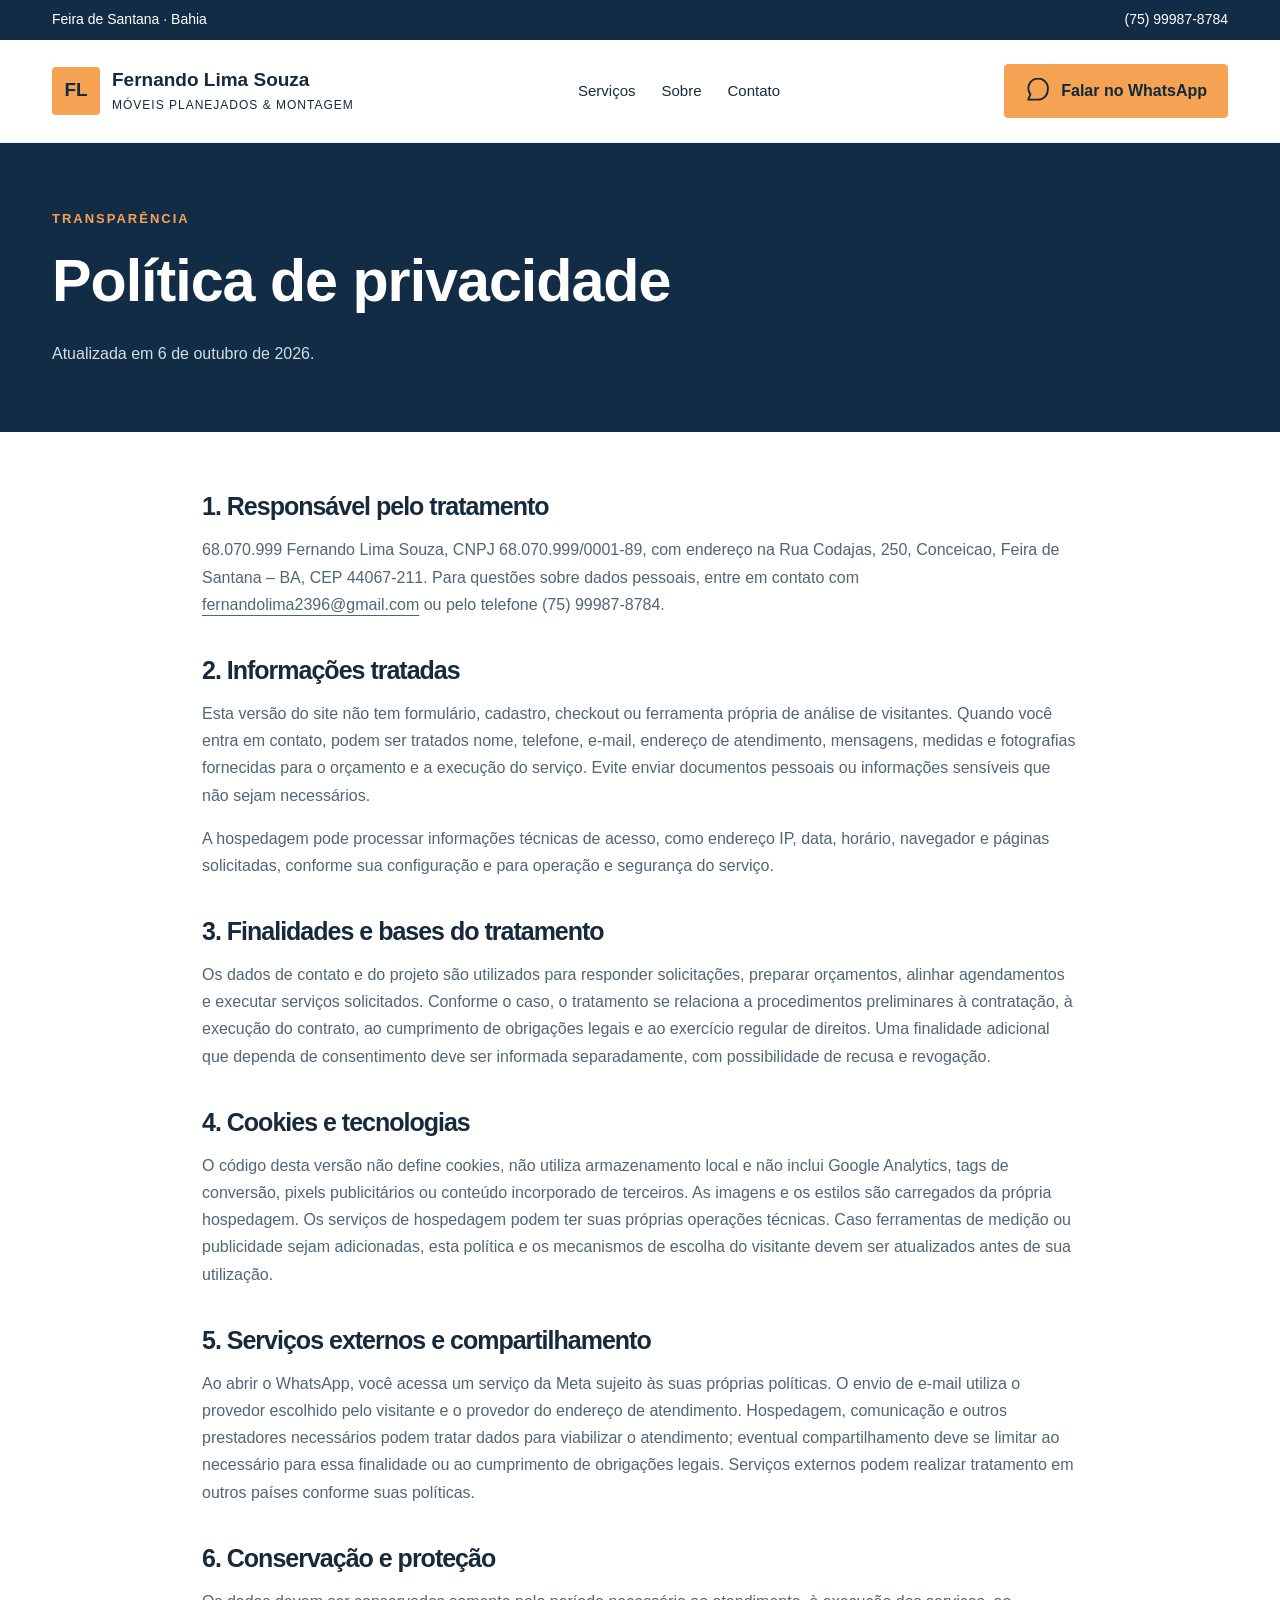
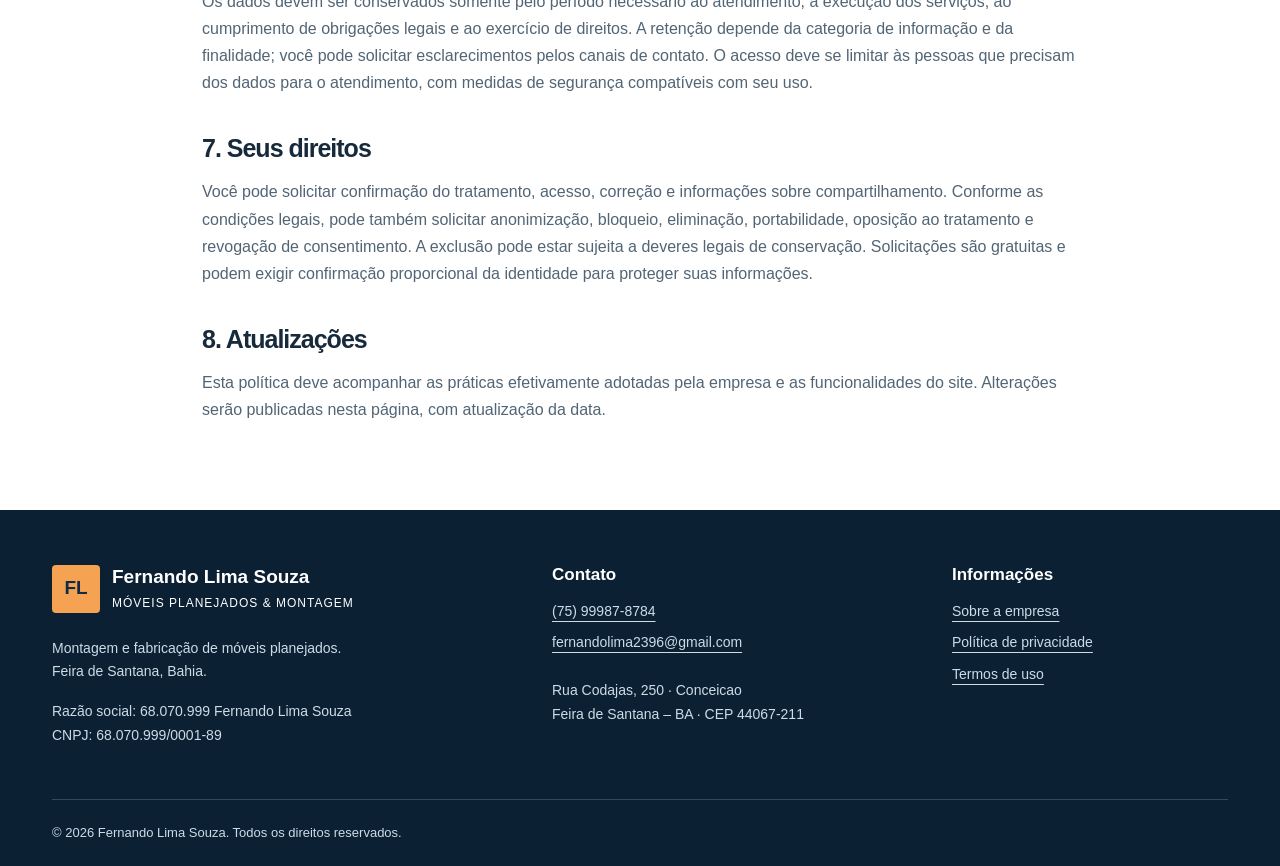
<file: privacidade.html>
<!doctype html><html lang="pt-BR"><head><meta charset="utf-8"><meta name="viewport" content="width=device-width, initial-scale=1"><meta name="description" content="Informações sobre dados pessoais, contato, serviços externos e privacidade."><meta name="theme-color" content="#122c45"><title>Política de privacidade | Fernando Lima Souza</title><style>@charset "UTF-8";/*!
 * Bootstrap  v5.3.8 (https://getbootstrap.com/)
 * Copyright 2011-2025 The Bootstrap Authors
 * Licensed under MIT (https://github.com/twbs/bootstrap/blob/main/LICENSE)
 */:root,[data-bs-theme=light]{--bs-blue:#0d6efd;--bs-indigo:#6610f2;--bs-purple:#6f42c1;--bs-pink:#d63384;--bs-red:#dc3545;--bs-orange:#fd7e14;--bs-yellow:#ffc107;--bs-green:#198754;--bs-teal:#20c997;--bs-cyan:#0dcaf0;--bs-black:#000;--bs-white:#fff;--bs-gray:#6c757d;--bs-gray-dark:#343a40;--bs-gray-100:#f8f9fa;--bs-gray-200:#e9ecef;--bs-gray-300:#dee2e6;--bs-gray-400:#ced4da;--bs-gray-500:#adb5bd;--bs-gray-600:#6c757d;--bs-gray-700:#495057;--bs-gray-800:#343a40;--bs-gray-900:#212529;--bs-primary:#0d6efd;--bs-secondary:#6c757d;--bs-success:#198754;--bs-info:#0dcaf0;--bs-warning:#ffc107;--bs-danger:#dc3545;--bs-light:#f8f9fa;--bs-dark:#212529;--bs-primary-rgb:13,110,253;--bs-secondary-rgb:108,117,125;--bs-success-rgb:25,135,84;--bs-info-rgb:13,202,240;--bs-warning-rgb:255,193,7;--bs-danger-rgb:220,53,69;--bs-light-rgb:248,249,250;--bs-dark-rgb:33,37,41;--bs-primary-text-emphasis:#052c65;--bs-secondary-text-emphasis:#2b2f32;--bs-success-text-emphasis:#0a3622;--bs-info-text-emphasis:#055160;--bs-warning-text-emphasis:#664d03;--bs-danger-text-emphasis:#58151c;--bs-light-text-emphasis:#495057;--bs-dark-text-emphasis:#495057;--bs-primary-bg-subtle:#cfe2ff;--bs-secondary-bg-subtle:#e2e3e5;--bs-success-bg-subtle:#d1e7dd;--bs-info-bg-subtle:#cff4fc;--bs-warning-bg-subtle:#fff3cd;--bs-danger-bg-subtle:#f8d7da;--bs-light-bg-subtle:#fcfcfd;--bs-dark-bg-subtle:#ced4da;--bs-primary-border-subtle:#9ec5fe;--bs-secondary-border-subtle:#c4c8cb;--bs-success-border-subtle:#a3cfbb;--bs-info-border-subtle:#9eeaf9;--bs-warning-border-subtle:#ffe69c;--bs-danger-border-subtle:#f1aeb5;--bs-light-border-subtle:#e9ecef;--bs-dark-border-subtle:#adb5bd;--bs-white-rgb:255,255,255;--bs-black-rgb:0,0,0;--bs-font-sans-serif:system-ui,-apple-system,"Segoe UI",Roboto,"Helvetica Neue","Noto Sans","Liberation Sans",Arial,sans-serif,"Apple Color Emoji","Segoe UI Emoji","Segoe UI Symbol","Noto Color Emoji";--bs-font-monospace:SFMono-Regular,Menlo,Monaco,Consolas,"Liberation Mono","Courier New",monospace;--bs-gradient:linear-gradient(180deg, rgba(255, 255, 255, 0.15), rgba(255, 255, 255, 0));--bs-body-font-family:var(--bs-font-sans-serif);--bs-body-font-size:1rem;--bs-body-font-weight:400;--bs-body-line-height:1.5;--bs-body-color:#212529;--bs-body-color-rgb:33,37,41;--bs-body-bg:#fff;--bs-body-bg-rgb:255,255,255;--bs-emphasis-color:#000;--bs-emphasis-color-rgb:0,0,0;--bs-secondary-color:rgba(33, 37, 41, 0.75);--bs-secondary-color-rgb:33,37,41;--bs-secondary-bg:#e9ecef;--bs-secondary-bg-rgb:233,236,239;--bs-tertiary-color:rgba(33, 37, 41, 0.5);--bs-tertiary-color-rgb:33,37,41;--bs-tertiary-bg:#f8f9fa;--bs-tertiary-bg-rgb:248,249,250;--bs-heading-color:inherit;--bs-link-color:#0d6efd;--bs-link-color-rgb:13,110,253;--bs-link-decoration:underline;--bs-link-hover-color:#0a58ca;--bs-link-hover-color-rgb:10,88,202;--bs-code-color:#d63384;--bs-highlight-color:#212529;--bs-highlight-bg:#fff3cd;--bs-border-width:1px;--bs-border-style:solid;--bs-border-color:#dee2e6;--bs-border-color-translucent:rgba(0, 0, 0, 0.175);--bs-border-radius:0.375rem;--bs-border-radius-sm:0.25rem;--bs-border-radius-lg:0.5rem;--bs-border-radius-xl:1rem;--bs-border-radius-xxl:2rem;--bs-border-radius-2xl:var(--bs-border-radius-xxl);--bs-border-radius-pill:50rem;--bs-box-shadow:0 0.5rem 1rem rgba(0, 0, 0, 0.15);--bs-box-shadow-sm:0 0.125rem 0.25rem rgba(0, 0, 0, 0.075);--bs-box-shadow-lg:0 1rem 3rem rgba(0, 0, 0, 0.175);--bs-box-shadow-inset:inset 0 1px 2px rgba(0, 0, 0, 0.075);--bs-focus-ring-width:0.25rem;--bs-focus-ring-opacity:0.25;--bs-focus-ring-color:rgba(13, 110, 253, 0.25);--bs-form-valid-color:#198754;--bs-form-valid-border-color:#198754;--bs-form-invalid-color:#dc3545;--bs-form-invalid-border-color:#dc3545}[data-bs-theme=dark]{color-scheme:dark;--bs-body-color:#dee2e6;--bs-body-color-rgb:222,226,230;--bs-body-bg:#212529;--bs-body-bg-rgb:33,37,41;--bs-emphasis-color:#fff;--bs-emphasis-color-rgb:255,255,255;--bs-secondary-color:rgba(222, 226, 230, 0.75);--bs-secondary-color-rgb:222,226,230;--bs-secondary-bg:#343a40;--bs-secondary-bg-rgb:52,58,64;--bs-tertiary-color:rgba(222, 226, 230, 0.5);--bs-tertiary-color-rgb:222,226,230;--bs-tertiary-bg:#2b3035;--bs-tertiary-bg-rgb:43,48,53;--bs-primary-text-emphasis:#6ea8fe;--bs-secondary-text-emphasis:#a7acb1;--bs-success-text-emphasis:#75b798;--bs-info-text-emphasis:#6edff6;--bs-warning-text-emphasis:#ffda6a;--bs-danger-text-emphasis:#ea868f;--bs-light-text-emphasis:#f8f9fa;--bs-dark-text-emphasis:#dee2e6;--bs-primary-bg-subtle:#031633;--bs-secondary-bg-subtle:#161719;--bs-success-bg-subtle:#051b11;--bs-info-bg-subtle:#032830;--bs-warning-bg-subtle:#332701;--bs-danger-bg-subtle:#2c0b0e;--bs-light-bg-subtle:#343a40;--bs-dark-bg-subtle:#1a1d20;--bs-primary-border-subtle:#084298;--bs-secondary-border-subtle:#41464b;--bs-success-border-subtle:#0f5132;--bs-info-border-subtle:#087990;--bs-warning-border-subtle:#997404;--bs-danger-border-subtle:#842029;--bs-light-border-subtle:#495057;--bs-dark-border-subtle:#343a40;--bs-heading-color:inherit;--bs-link-color:#6ea8fe;--bs-link-hover-color:#8bb9fe;--bs-link-color-rgb:110,168,254;--bs-link-hover-color-rgb:139,185,254;--bs-code-color:#e685b5;--bs-highlight-color:#dee2e6;--bs-highlight-bg:#664d03;--bs-border-color:#495057;--bs-border-color-translucent:rgba(255, 255, 255, 0.15);--bs-form-valid-color:#75b798;--bs-form-valid-border-color:#75b798;--bs-form-invalid-color:#ea868f;--bs-form-invalid-border-color:#ea868f}*,::after,::before{box-sizing:border-box}@media (prefers-reduced-motion:no-preference){:root{scroll-behavior:smooth}}body{margin:0;font-family:var(--bs-body-font-family);font-size:var(--bs-body-font-size);font-weight:var(--bs-body-font-weight);line-height:var(--bs-body-line-height);color:var(--bs-body-color);text-align:var(--bs-body-text-align);background-color:var(--bs-body-bg);-webkit-text-size-adjust:100%;-webkit-tap-highlight-color:transparent}hr{margin:1rem 0;color:inherit;border:0;border-top:var(--bs-border-width) solid;opacity:.25}.h1,.h2,.h3,.h4,.h5,.h6,h1,h2,h3,h4,h5,h6{margin-top:0;margin-bottom:.5rem;font-weight:500;line-height:1.2;color:var(--bs-heading-color)}.h1,h1{font-size:calc(1.375rem + 1.5vw)}@media (min-width:1200px){.h1,h1{font-size:2.5rem}}.h2,h2{font-size:calc(1.325rem + .9vw)}@media (min-width:1200px){.h2,h2{font-size:2rem}}.h3,h3{font-size:calc(1.3rem + .6vw)}@media (min-width:1200px){.h3,h3{font-size:1.75rem}}.h4,h4{font-size:calc(1.275rem + .3vw)}@media (min-width:1200px){.h4,h4{font-size:1.5rem}}.h5,h5{font-size:1.25rem}.h6,h6{font-size:1rem}p{margin-top:0;margin-bottom:1rem}abbr[title]{-webkit-text-decoration:underline dotted;text-decoration:underline dotted;cursor:help;-webkit-text-decoration-skip-ink:none;text-decoration-skip-ink:none}address{margin-bottom:1rem;font-style:normal;line-height:inherit}ol,ul{padding-left:2rem}dl,ol,ul{margin-top:0;margin-bottom:1rem}ol ol,ol ul,ul ol,ul ul{margin-bottom:0}dt{font-weight:700}dd{margin-bottom:.5rem;margin-left:0}blockquote{margin:0 0 1rem}b,strong{font-weight:bolder}.small,small{font-size:.875em}.mark,mark{padding:.1875em;color:var(--bs-highlight-color);background-color:var(--bs-highlight-bg)}sub,sup{position:relative;font-size:.75em;line-height:0;vertical-align:baseline}sub{bottom:-.25em}sup{top:-.5em}a{color:rgba(var(--bs-link-color-rgb),var(--bs-link-opacity,1));text-decoration:underline}a:hover{--bs-link-color-rgb:var(--bs-link-hover-color-rgb)}a:not([href]):not([class]),a:not([href]):not([class]):hover{color:inherit;text-decoration:none}code,kbd,pre,samp{font-family:var(--bs-font-monospace);font-size:1em}pre{display:block;margin-top:0;margin-bottom:1rem;overflow:auto;font-size:.875em}pre code{font-size:inherit;color:inherit;word-break:normal}code{font-size:.875em;color:var(--bs-code-color);word-wrap:break-word}a>code{color:inherit}kbd{padding:.1875rem .375rem;font-size:.875em;color:var(--bs-body-bg);background-color:var(--bs-body-color);border-radius:.25rem}kbd kbd{padding:0;font-size:1em}figure{margin:0 0 1rem}img,svg{vertical-align:middle}table{caption-side:bottom;border-collapse:collapse}caption{padding-top:.5rem;padding-bottom:.5rem;color:var(--bs-secondary-color);text-align:left}th{text-align:inherit;text-align:-webkit-match-parent}tbody,td,tfoot,th,thead,tr{border-color:inherit;border-style:solid;border-width:0}label{display:inline-block}button{border-radius:0}button:focus:not(:focus-visible){outline:0}button,input,optgroup,select,textarea{margin:0;font-family:inherit;font-size:inherit;line-height:inherit}button,select{text-transform:none}[role=button]{cursor:pointer}select{word-wrap:normal}select:disabled{opacity:1}[list]:not([type=date]):not([type=datetime-local]):not([type=month]):not([type=week]):not([type=time])::-webkit-calendar-picker-indicator{display:none!important}[type=button],[type=reset],[type=submit],button{-webkit-appearance:button}[type=button]:not(:disabled),[type=reset]:not(:disabled),[type=submit]:not(:disabled),button:not(:disabled){cursor:pointer}::-moz-focus-inner{padding:0;border-style:none}textarea{resize:vertical}fieldset{min-width:0;padding:0;margin:0;border:0}legend{float:left;width:100%;padding:0;margin-bottom:.5rem;line-height:inherit;font-size:calc(1.275rem + .3vw)}@media (min-width:1200px){legend{font-size:1.5rem}}legend+*{clear:left}::-webkit-datetime-edit-day-field,::-webkit-datetime-edit-fields-wrapper,::-webkit-datetime-edit-hour-field,::-webkit-datetime-edit-minute,::-webkit-datetime-edit-month-field,::-webkit-datetime-edit-text,::-webkit-datetime-edit-year-field{padding:0}::-webkit-inner-spin-button{height:auto}[type=search]{-webkit-appearance:textfield;outline-offset:-2px}[type=search]::-webkit-search-cancel-button{cursor:pointer;filter:grayscale(1)}::-webkit-search-decoration{-webkit-appearance:none}::-webkit-color-swatch-wrapper{padding:0}::-webkit-file-upload-button{font:inherit;-webkit-appearance:button}::file-selector-button{font:inherit;-webkit-appearance:button}output{display:inline-block}iframe{border:0}summary{display:list-item;cursor:pointer}progress{vertical-align:baseline}[hidden]{display:none!important}.lead{font-size:1.25rem;font-weight:300}.display-1{font-weight:300;line-height:1.2;font-size:calc(1.625rem + 4.5vw)}@media (min-width:1200px){.display-1{font-size:5rem}}.display-2{font-weight:300;line-height:1.2;font-size:calc(1.575rem + 3.9vw)}@media (min-width:1200px){.display-2{font-size:4.5rem}}.display-3{font-weight:300;line-height:1.2;font-size:calc(1.525rem + 3.3vw)}@media (min-width:1200px){.display-3{font-size:4rem}}.display-4{font-weight:300;line-height:1.2;font-size:calc(1.475rem + 2.7vw)}@media (min-width:1200px){.display-4{font-size:3.5rem}}.display-5{font-weight:300;line-height:1.2;font-size:calc(1.425rem + 2.1vw)}@media (min-width:1200px){.display-5{font-size:3rem}}.display-6{font-weight:300;line-height:1.2;font-size:calc(1.375rem + 1.5vw)}@media (min-width:1200px){.display-6{font-size:2.5rem}}.list-unstyled{padding-left:0;list-style:none}.list-inline{padding-left:0;list-style:none}.list-inline-item{display:inline-block}.list-inline-item:not(:last-child){margin-right:.5rem}.initialism{font-size:.875em;text-transform:uppercase}.blockquote{margin-bottom:1rem;font-size:1.25rem}.blockquote>:last-child{margin-bottom:0}.blockquote-footer{margin-top:-1rem;margin-bottom:1rem;font-size:.875em;color:#6c757d}.blockquote-footer::before{content:"— "}.img-fluid{max-width:100%;height:auto}.img-thumbnail{padding:.25rem;background-color:var(--bs-body-bg);border:var(--bs-border-width) solid var(--bs-border-color);border-radius:var(--bs-border-radius);max-width:100%;height:auto}.figure{display:inline-block}.figure-img{margin-bottom:.5rem;line-height:1}.figure-caption{font-size:.875em;color:var(--bs-secondary-color)}.container,.container-fluid,.container-lg,.container-md,.container-sm,.container-xl,.container-xxl{--bs-gutter-x:1.5rem;--bs-gutter-y:0;width:100%;padding-right:calc(var(--bs-gutter-x) * .5);padding-left:calc(var(--bs-gutter-x) * .5);margin-right:auto;margin-left:auto}@media (min-width:576px){.container,.container-sm{max-width:540px}}@media (min-width:768px){.container,.container-md,.container-sm{max-width:720px}}@media (min-width:992px){.container,.container-lg,.container-md,.container-sm{max-width:960px}}@media (min-width:1200px){.container,.container-lg,.container-md,.container-sm,.container-xl{max-width:1140px}}@media (min-width:1400px){.container,.container-lg,.container-md,.container-sm,.container-xl,.container-xxl{max-width:1320px}}:root{--bs-breakpoint-xs:0;--bs-breakpoint-sm:576px;--bs-breakpoint-md:768px;--bs-breakpoint-lg:992px;--bs-breakpoint-xl:1200px;--bs-breakpoint-xxl:1400px}.row{--bs-gutter-x:1.5rem;--bs-gutter-y:0;display:flex;flex-wrap:wrap;margin-top:calc(-1 * var(--bs-gutter-y));margin-right:calc(-.5 * var(--bs-gutter-x));margin-left:calc(-.5 * var(--bs-gutter-x))}.row>*{flex-shrink:0;width:100%;max-width:100%;padding-right:calc(var(--bs-gutter-x) * .5);padding-left:calc(var(--bs-gutter-x) * .5);margin-top:var(--bs-gutter-y)}.col{flex:1 0 0}.row-cols-auto>*{flex:0 0 auto;width:auto}.row-cols-1>*{flex:0 0 auto;width:100%}.row-cols-2>*{flex:0 0 auto;width:50%}.row-cols-3>*{flex:0 0 auto;width:33.33333333%}.row-cols-4>*{flex:0 0 auto;width:25%}.row-cols-5>*{flex:0 0 auto;width:20%}.row-cols-6>*{flex:0 0 auto;width:16.66666667%}.col-auto{flex:0 0 auto;width:auto}.col-1{flex:0 0 auto;width:8.33333333%}.col-2{flex:0 0 auto;width:16.66666667%}.col-3{flex:0 0 auto;width:25%}.col-4{flex:0 0 auto;width:33.33333333%}.col-5{flex:0 0 auto;width:41.66666667%}.col-6{flex:0 0 auto;width:50%}.col-7{flex:0 0 auto;width:58.33333333%}.col-8{flex:0 0 auto;width:66.66666667%}.col-9{flex:0 0 auto;width:75%}.col-10{flex:0 0 auto;width:83.33333333%}.col-11{flex:0 0 auto;width:91.66666667%}.col-12{flex:0 0 auto;width:100%}.offset-1{margin-left:8.33333333%}.offset-2{margin-left:16.66666667%}.offset-3{margin-left:25%}.offset-4{margin-left:33.33333333%}.offset-5{margin-left:41.66666667%}.offset-6{margin-left:50%}.offset-7{margin-left:58.33333333%}.offset-8{margin-left:66.66666667%}.offset-9{margin-left:75%}.offset-10{margin-left:83.33333333%}.offset-11{margin-left:91.66666667%}.g-0,.gx-0{--bs-gutter-x:0}.g-0,.gy-0{--bs-gutter-y:0}.g-1,.gx-1{--bs-gutter-x:0.25rem}.g-1,.gy-1{--bs-gutter-y:0.25rem}.g-2,.gx-2{--bs-gutter-x:0.5rem}.g-2,.gy-2{--bs-gutter-y:0.5rem}.g-3,.gx-3{--bs-gutter-x:1rem}.g-3,.gy-3{--bs-gutter-y:1rem}.g-4,.gx-4{--bs-gutter-x:1.5rem}.g-4,.gy-4{--bs-gutter-y:1.5rem}.g-5,.gx-5{--bs-gutter-x:3rem}.g-5,.gy-5{--bs-gutter-y:3rem}@media (min-width:576px){.col-sm{flex:1 0 0}.row-cols-sm-auto>*{flex:0 0 auto;width:auto}.row-cols-sm-1>*{flex:0 0 auto;width:100%}.row-cols-sm-2>*{flex:0 0 auto;width:50%}.row-cols-sm-3>*{flex:0 0 auto;width:33.33333333%}.row-cols-sm-4>*{flex:0 0 auto;width:25%}.row-cols-sm-5>*{flex:0 0 auto;width:20%}.row-cols-sm-6>*{flex:0 0 auto;width:16.66666667%}.col-sm-auto{flex:0 0 auto;width:auto}.col-sm-1{flex:0 0 auto;width:8.33333333%}.col-sm-2{flex:0 0 auto;width:16.66666667%}.col-sm-3{flex:0 0 auto;width:25%}.col-sm-4{flex:0 0 auto;width:33.33333333%}.col-sm-5{flex:0 0 auto;width:41.66666667%}.col-sm-6{flex:0 0 auto;width:50%}.col-sm-7{flex:0 0 auto;width:58.33333333%}.col-sm-8{flex:0 0 auto;width:66.66666667%}.col-sm-9{flex:0 0 auto;width:75%}.col-sm-10{flex:0 0 auto;width:83.33333333%}.col-sm-11{flex:0 0 auto;width:91.66666667%}.col-sm-12{flex:0 0 auto;width:100%}.offset-sm-0{margin-left:0}.offset-sm-1{margin-left:8.33333333%}.offset-sm-2{margin-left:16.66666667%}.offset-sm-3{margin-left:25%}.offset-sm-4{margin-left:33.33333333%}.offset-sm-5{margin-left:41.66666667%}.offset-sm-6{margin-left:50%}.offset-sm-7{margin-left:58.33333333%}.offset-sm-8{margin-left:66.66666667%}.offset-sm-9{margin-left:75%}.offset-sm-10{margin-left:83.33333333%}.offset-sm-11{margin-left:91.66666667%}.g-sm-0,.gx-sm-0{--bs-gutter-x:0}.g-sm-0,.gy-sm-0{--bs-gutter-y:0}.g-sm-1,.gx-sm-1{--bs-gutter-x:0.25rem}.g-sm-1,.gy-sm-1{--bs-gutter-y:0.25rem}.g-sm-2,.gx-sm-2{--bs-gutter-x:0.5rem}.g-sm-2,.gy-sm-2{--bs-gutter-y:0.5rem}.g-sm-3,.gx-sm-3{--bs-gutter-x:1rem}.g-sm-3,.gy-sm-3{--bs-gutter-y:1rem}.g-sm-4,.gx-sm-4{--bs-gutter-x:1.5rem}.g-sm-4,.gy-sm-4{--bs-gutter-y:1.5rem}.g-sm-5,.gx-sm-5{--bs-gutter-x:3rem}.g-sm-5,.gy-sm-5{--bs-gutter-y:3rem}}@media (min-width:768px){.col-md{flex:1 0 0}.row-cols-md-auto>*{flex:0 0 auto;width:auto}.row-cols-md-1>*{flex:0 0 auto;width:100%}.row-cols-md-2>*{flex:0 0 auto;width:50%}.row-cols-md-3>*{flex:0 0 auto;width:33.33333333%}.row-cols-md-4>*{flex:0 0 auto;width:25%}.row-cols-md-5>*{flex:0 0 auto;width:20%}.row-cols-md-6>*{flex:0 0 auto;width:16.66666667%}.col-md-auto{flex:0 0 auto;width:auto}.col-md-1{flex:0 0 auto;width:8.33333333%}.col-md-2{flex:0 0 auto;width:16.66666667%}.col-md-3{flex:0 0 auto;width:25%}.col-md-4{flex:0 0 auto;width:33.33333333%}.col-md-5{flex:0 0 auto;width:41.66666667%}.col-md-6{flex:0 0 auto;width:50%}.col-md-7{flex:0 0 auto;width:58.33333333%}.col-md-8{flex:0 0 auto;width:66.66666667%}.col-md-9{flex:0 0 auto;width:75%}.col-md-10{flex:0 0 auto;width:83.33333333%}.col-md-11{flex:0 0 auto;width:91.66666667%}.col-md-12{flex:0 0 auto;width:100%}.offset-md-0{margin-left:0}.offset-md-1{margin-left:8.33333333%}.offset-md-2{margin-left:16.66666667%}.offset-md-3{margin-left:25%}.offset-md-4{margin-left:33.33333333%}.offset-md-5{margin-left:41.66666667%}.offset-md-6{margin-left:50%}.offset-md-7{margin-left:58.33333333%}.offset-md-8{margin-left:66.66666667%}.offset-md-9{margin-left:75%}.offset-md-10{margin-left:83.33333333%}.offset-md-11{margin-left:91.66666667%}.g-md-0,.gx-md-0{--bs-gutter-x:0}.g-md-0,.gy-md-0{--bs-gutter-y:0}.g-md-1,.gx-md-1{--bs-gutter-x:0.25rem}.g-md-1,.gy-md-1{--bs-gutter-y:0.25rem}.g-md-2,.gx-md-2{--bs-gutter-x:0.5rem}.g-md-2,.gy-md-2{--bs-gutter-y:0.5rem}.g-md-3,.gx-md-3{--bs-gutter-x:1rem}.g-md-3,.gy-md-3{--bs-gutter-y:1rem}.g-md-4,.gx-md-4{--bs-gutter-x:1.5rem}.g-md-4,.gy-md-4{--bs-gutter-y:1.5rem}.g-md-5,.gx-md-5{--bs-gutter-x:3rem}.g-md-5,.gy-md-5{--bs-gutter-y:3rem}}@media (min-width:992px){.col-lg{flex:1 0 0}.row-cols-lg-auto>*{flex:0 0 auto;width:auto}.row-cols-lg-1>*{flex:0 0 auto;width:100%}.row-cols-lg-2>*{flex:0 0 auto;width:50%}.row-cols-lg-3>*{flex:0 0 auto;width:33.33333333%}.row-cols-lg-4>*{flex:0 0 auto;width:25%}.row-cols-lg-5>*{flex:0 0 auto;width:20%}.row-cols-lg-6>*{flex:0 0 auto;width:16.66666667%}.col-lg-auto{flex:0 0 auto;width:auto}.col-lg-1{flex:0 0 auto;width:8.33333333%}.col-lg-2{flex:0 0 auto;width:16.66666667%}.col-lg-3{flex:0 0 auto;width:25%}.col-lg-4{flex:0 0 auto;width:33.33333333%}.col-lg-5{flex:0 0 auto;width:41.66666667%}.col-lg-6{flex:0 0 auto;width:50%}.col-lg-7{flex:0 0 auto;width:58.33333333%}.col-lg-8{flex:0 0 auto;width:66.66666667%}.col-lg-9{flex:0 0 auto;width:75%}.col-lg-10{flex:0 0 auto;width:83.33333333%}.col-lg-11{flex:0 0 auto;width:91.66666667%}.col-lg-12{flex:0 0 auto;width:100%}.offset-lg-0{margin-left:0}.offset-lg-1{margin-left:8.33333333%}.offset-lg-2{margin-left:16.66666667%}.offset-lg-3{margin-left:25%}.offset-lg-4{margin-left:33.33333333%}.offset-lg-5{margin-left:41.66666667%}.offset-lg-6{margin-left:50%}.offset-lg-7{margin-left:58.33333333%}.offset-lg-8{margin-left:66.66666667%}.offset-lg-9{margin-left:75%}.offset-lg-10{margin-left:83.33333333%}.offset-lg-11{margin-left:91.66666667%}.g-lg-0,.gx-lg-0{--bs-gutter-x:0}.g-lg-0,.gy-lg-0{--bs-gutter-y:0}.g-lg-1,.gx-lg-1{--bs-gutter-x:0.25rem}.g-lg-1,.gy-lg-1{--bs-gutter-y:0.25rem}.g-lg-2,.gx-lg-2{--bs-gutter-x:0.5rem}.g-lg-2,.gy-lg-2{--bs-gutter-y:0.5rem}.g-lg-3,.gx-lg-3{--bs-gutter-x:1rem}.g-lg-3,.gy-lg-3{--bs-gutter-y:1rem}.g-lg-4,.gx-lg-4{--bs-gutter-x:1.5rem}.g-lg-4,.gy-lg-4{--bs-gutter-y:1.5rem}.g-lg-5,.gx-lg-5{--bs-gutter-x:3rem}.g-lg-5,.gy-lg-5{--bs-gutter-y:3rem}}@media (min-width:1200px){.col-xl{flex:1 0 0}.row-cols-xl-auto>*{flex:0 0 auto;width:auto}.row-cols-xl-1>*{flex:0 0 auto;width:100%}.row-cols-xl-2>*{flex:0 0 auto;width:50%}.row-cols-xl-3>*{flex:0 0 auto;width:33.33333333%}.row-cols-xl-4>*{flex:0 0 auto;width:25%}.row-cols-xl-5>*{flex:0 0 auto;width:20%}.row-cols-xl-6>*{flex:0 0 auto;width:16.66666667%}.col-xl-auto{flex:0 0 auto;width:auto}.col-xl-1{flex:0 0 auto;width:8.33333333%}.col-xl-2{flex:0 0 auto;width:16.66666667%}.col-xl-3{flex:0 0 auto;width:25%}.col-xl-4{flex:0 0 auto;width:33.33333333%}.col-xl-5{flex:0 0 auto;width:41.66666667%}.col-xl-6{flex:0 0 auto;width:50%}.col-xl-7{flex:0 0 auto;width:58.33333333%}.col-xl-8{flex:0 0 auto;width:66.66666667%}.col-xl-9{flex:0 0 auto;width:75%}.col-xl-10{flex:0 0 auto;width:83.33333333%}.col-xl-11{flex:0 0 auto;width:91.66666667%}.col-xl-12{flex:0 0 auto;width:100%}.offset-xl-0{margin-left:0}.offset-xl-1{margin-left:8.33333333%}.offset-xl-2{margin-left:16.66666667%}.offset-xl-3{margin-left:25%}.offset-xl-4{margin-left:33.33333333%}.offset-xl-5{margin-left:41.66666667%}.offset-xl-6{margin-left:50%}.offset-xl-7{margin-left:58.33333333%}.offset-xl-8{margin-left:66.66666667%}.offset-xl-9{margin-left:75%}.offset-xl-10{margin-left:83.33333333%}.offset-xl-11{margin-left:91.66666667%}.g-xl-0,.gx-xl-0{--bs-gutter-x:0}.g-xl-0,.gy-xl-0{--bs-gutter-y:0}.g-xl-1,.gx-xl-1{--bs-gutter-x:0.25rem}.g-xl-1,.gy-xl-1{--bs-gutter-y:0.25rem}.g-xl-2,.gx-xl-2{--bs-gutter-x:0.5rem}.g-xl-2,.gy-xl-2{--bs-gutter-y:0.5rem}.g-xl-3,.gx-xl-3{--bs-gutter-x:1rem}.g-xl-3,.gy-xl-3{--bs-gutter-y:1rem}.g-xl-4,.gx-xl-4{--bs-gutter-x:1.5rem}.g-xl-4,.gy-xl-4{--bs-gutter-y:1.5rem}.g-xl-5,.gx-xl-5{--bs-gutter-x:3rem}.g-xl-5,.gy-xl-5{--bs-gutter-y:3rem}}@media (min-width:1400px){.col-xxl{flex:1 0 0}.row-cols-xxl-auto>*{flex:0 0 auto;width:auto}.row-cols-xxl-1>*{flex:0 0 auto;width:100%}.row-cols-xxl-2>*{flex:0 0 auto;width:50%}.row-cols-xxl-3>*{flex:0 0 auto;width:33.33333333%}.row-cols-xxl-4>*{flex:0 0 auto;width:25%}.row-cols-xxl-5>*{flex:0 0 auto;width:20%}.row-cols-xxl-6>*{flex:0 0 auto;width:16.66666667%}.col-xxl-auto{flex:0 0 auto;width:auto}.col-xxl-1{flex:0 0 auto;width:8.33333333%}.col-xxl-2{flex:0 0 auto;width:16.66666667%}.col-xxl-3{flex:0 0 auto;width:25%}.col-xxl-4{flex:0 0 auto;width:33.33333333%}.col-xxl-5{flex:0 0 auto;width:41.66666667%}.col-xxl-6{flex:0 0 auto;width:50%}.col-xxl-7{flex:0 0 auto;width:58.33333333%}.col-xxl-8{flex:0 0 auto;width:66.66666667%}.col-xxl-9{flex:0 0 auto;width:75%}.col-xxl-10{flex:0 0 auto;width:83.33333333%}.col-xxl-11{flex:0 0 auto;width:91.66666667%}.col-xxl-12{flex:0 0 auto;width:100%}.offset-xxl-0{margin-left:0}.offset-xxl-1{margin-left:8.33333333%}.offset-xxl-2{margin-left:16.66666667%}.offset-xxl-3{margin-left:25%}.offset-xxl-4{margin-left:33.33333333%}.offset-xxl-5{margin-left:41.66666667%}.offset-xxl-6{margin-left:50%}.offset-xxl-7{margin-left:58.33333333%}.offset-xxl-8{margin-left:66.66666667%}.offset-xxl-9{margin-left:75%}.offset-xxl-10{margin-left:83.33333333%}.offset-xxl-11{margin-left:91.66666667%}.g-xxl-0,.gx-xxl-0{--bs-gutter-x:0}.g-xxl-0,.gy-xxl-0{--bs-gutter-y:0}.g-xxl-1,.gx-xxl-1{--bs-gutter-x:0.25rem}.g-xxl-1,.gy-xxl-1{--bs-gutter-y:0.25rem}.g-xxl-2,.gx-xxl-2{--bs-gutter-x:0.5rem}.g-xxl-2,.gy-xxl-2{--bs-gutter-y:0.5rem}.g-xxl-3,.gx-xxl-3{--bs-gutter-x:1rem}.g-xxl-3,.gy-xxl-3{--bs-gutter-y:1rem}.g-xxl-4,.gx-xxl-4{--bs-gutter-x:1.5rem}.g-xxl-4,.gy-xxl-4{--bs-gutter-y:1.5rem}.g-xxl-5,.gx-xxl-5{--bs-gutter-x:3rem}.g-xxl-5,.gy-xxl-5{--bs-gutter-y:3rem}}.table{--bs-table-color-type:initial;--bs-table-bg-type:initial;--bs-table-color-state:initial;--bs-table-bg-state:initial;--bs-table-color:var(--bs-emphasis-color);--bs-table-bg:var(--bs-body-bg);--bs-table-border-color:var(--bs-border-color);--bs-table-accent-bg:transparent;--bs-table-striped-color:var(--bs-emphasis-color);--bs-table-striped-bg:rgba(var(--bs-emphasis-color-rgb), 0.05);--bs-table-active-color:var(--bs-emphasis-color);--bs-table-active-bg:rgba(var(--bs-emphasis-color-rgb), 0.1);--bs-table-hover-color:var(--bs-emphasis-color);--bs-table-hover-bg:rgba(var(--bs-emphasis-color-rgb), 0.075);width:100%;margin-bottom:1rem;vertical-align:top;border-color:var(--bs-table-border-color)}.table>:not(caption)>*>*{padding:.5rem .5rem;color:var(--bs-table-color-state,var(--bs-table-color-type,var(--bs-table-color)));background-color:var(--bs-table-bg);border-bottom-width:var(--bs-border-width);box-shadow:inset 0 0 0 9999px var(--bs-table-bg-state,var(--bs-table-bg-type,var(--bs-table-accent-bg)))}.table>tbody{vertical-align:inherit}.table>thead{vertical-align:bottom}.table-group-divider{border-top:calc(var(--bs-border-width) * 2) solid currentcolor}.caption-top{caption-side:top}.table-sm>:not(caption)>*>*{padding:.25rem .25rem}.table-bordered>:not(caption)>*{border-width:var(--bs-border-width) 0}.table-bordered>:not(caption)>*>*{border-width:0 var(--bs-border-width)}.table-borderless>:not(caption)>*>*{border-bottom-width:0}.table-borderless>:not(:first-child){border-top-width:0}.table-striped>tbody>tr:nth-of-type(odd)>*{--bs-table-color-type:var(--bs-table-striped-color);--bs-table-bg-type:var(--bs-table-striped-bg)}.table-striped-columns>:not(caption)>tr>:nth-child(2n){--bs-table-color-type:var(--bs-table-striped-color);--bs-table-bg-type:var(--bs-table-striped-bg)}.table-active{--bs-table-color-state:var(--bs-table-active-color);--bs-table-bg-state:var(--bs-table-active-bg)}.table-hover>tbody>tr:hover>*{--bs-table-color-state:var(--bs-table-hover-color);--bs-table-bg-state:var(--bs-table-hover-bg)}.table-primary{--bs-table-color:#000;--bs-table-bg:#cfe2ff;--bs-table-border-color:#a6b5cc;--bs-table-striped-bg:#c5d7f2;--bs-table-striped-color:#000;--bs-table-active-bg:#bacbe6;--bs-table-active-color:#000;--bs-table-hover-bg:#bfd1ec;--bs-table-hover-color:#000;color:var(--bs-table-color);border-color:var(--bs-table-border-color)}.table-secondary{--bs-table-color:#000;--bs-table-bg:#e2e3e5;--bs-table-border-color:#b5b6b7;--bs-table-striped-bg:#d7d8da;--bs-table-striped-color:#000;--bs-table-active-bg:#cbccce;--bs-table-active-color:#000;--bs-table-hover-bg:#d1d2d4;--bs-table-hover-color:#000;color:var(--bs-table-color);border-color:var(--bs-table-border-color)}.table-success{--bs-table-color:#000;--bs-table-bg:#d1e7dd;--bs-table-border-color:#a7b9b1;--bs-table-striped-bg:#c7dbd2;--bs-table-striped-color:#000;--bs-table-active-bg:#bcd0c7;--bs-table-active-color:#000;--bs-table-hover-bg:#c1d6cc;--bs-table-hover-color:#000;color:var(--bs-table-color);border-color:var(--bs-table-border-color)}.table-info{--bs-table-color:#000;--bs-table-bg:#cff4fc;--bs-table-border-color:#a6c3ca;--bs-table-striped-bg:#c5e8ef;--bs-table-striped-color:#000;--bs-table-active-bg:#badce3;--bs-table-active-color:#000;--bs-table-hover-bg:#bfe2e9;--bs-table-hover-color:#000;color:var(--bs-table-color);border-color:var(--bs-table-border-color)}.table-warning{--bs-table-color:#000;--bs-table-bg:#fff3cd;--bs-table-border-color:#ccc2a4;--bs-table-striped-bg:#f2e7c3;--bs-table-striped-color:#000;--bs-table-active-bg:#e6dbb9;--bs-table-active-color:#000;--bs-table-hover-bg:#ece1be;--bs-table-hover-color:#000;color:var(--bs-table-color);border-color:var(--bs-table-border-color)}.table-danger{--bs-table-color:#000;--bs-table-bg:#f8d7da;--bs-table-border-color:#c6acae;--bs-table-striped-bg:#eccccf;--bs-table-striped-color:#000;--bs-table-active-bg:#dfc2c4;--bs-table-active-color:#000;--bs-table-hover-bg:#e5c7ca;--bs-table-hover-color:#000;color:var(--bs-table-color);border-color:var(--bs-table-border-color)}.table-light{--bs-table-color:#000;--bs-table-bg:#f8f9fa;--bs-table-border-color:#c6c7c8;--bs-table-striped-bg:#ecedee;--bs-table-striped-color:#000;--bs-table-active-bg:#dfe0e1;--bs-table-active-color:#000;--bs-table-hover-bg:#e5e6e7;--bs-table-hover-color:#000;color:var(--bs-table-color);border-color:var(--bs-table-border-color)}.table-dark{--bs-table-color:#fff;--bs-table-bg:#212529;--bs-table-border-color:#4d5154;--bs-table-striped-bg:#2c3034;--bs-table-striped-color:#fff;--bs-table-active-bg:#373b3e;--bs-table-active-color:#fff;--bs-table-hover-bg:#323539;--bs-table-hover-color:#fff;color:var(--bs-table-color);border-color:var(--bs-table-border-color)}.table-responsive{overflow-x:auto;-webkit-overflow-scrolling:touch}@media (max-width:575.98px){.table-responsive-sm{overflow-x:auto;-webkit-overflow-scrolling:touch}}@media (max-width:767.98px){.table-responsive-md{overflow-x:auto;-webkit-overflow-scrolling:touch}}@media (max-width:991.98px){.table-responsive-lg{overflow-x:auto;-webkit-overflow-scrolling:touch}}@media (max-width:1199.98px){.table-responsive-xl{overflow-x:auto;-webkit-overflow-scrolling:touch}}@media (max-width:1399.98px){.table-responsive-xxl{overflow-x:auto;-webkit-overflow-scrolling:touch}}.form-label{margin-bottom:.5rem}.col-form-label{padding-top:calc(.375rem + var(--bs-border-width));padding-bottom:calc(.375rem + var(--bs-border-width));margin-bottom:0;font-size:inherit;line-height:1.5}.col-form-label-lg{padding-top:calc(.5rem + var(--bs-border-width));padding-bottom:calc(.5rem + var(--bs-border-width));font-size:1.25rem}.col-form-label-sm{padding-top:calc(.25rem + var(--bs-border-width));padding-bottom:calc(.25rem + var(--bs-border-width));font-size:.875rem}.form-text{margin-top:.25rem;font-size:.875em;color:var(--bs-secondary-color)}.form-control{display:block;width:100%;padding:.375rem .75rem;font-size:1rem;font-weight:400;line-height:1.5;color:var(--bs-body-color);-webkit-appearance:none;-moz-appearance:none;appearance:none;background-color:var(--bs-body-bg);background-clip:padding-box;border:var(--bs-border-width) solid var(--bs-border-color);border-radius:var(--bs-border-radius);transition:border-color .15s ease-in-out,box-shadow .15s ease-in-out}@media (prefers-reduced-motion:reduce){.form-control{transition:none}}.form-control[type=file]{overflow:hidden}.form-control[type=file]:not(:disabled):not([readonly]){cursor:pointer}.form-control:focus{color:var(--bs-body-color);background-color:var(--bs-body-bg);border-color:#86b7fe;outline:0;box-shadow:0 0 0 .25rem rgba(13,110,253,.25)}.form-control::-webkit-date-and-time-value{min-width:85px;height:1.5em;margin:0}.form-control::-webkit-datetime-edit{display:block;padding:0}.form-control::placeholder{color:var(--bs-secondary-color);opacity:1}.form-control:disabled{background-color:var(--bs-secondary-bg);opacity:1}.form-control::-webkit-file-upload-button{padding:.375rem .75rem;margin:-.375rem -.75rem;-webkit-margin-end:.75rem;margin-inline-end:.75rem;color:var(--bs-body-color);background-color:var(--bs-tertiary-bg);pointer-events:none;border-color:inherit;border-style:solid;border-width:0;border-inline-end-width:var(--bs-border-width);border-radius:0;-webkit-transition:color .15s ease-in-out,background-color .15s ease-in-out,border-color .15s ease-in-out,box-shadow .15s ease-in-out;transition:color .15s ease-in-out,background-color .15s ease-in-out,border-color .15s ease-in-out,box-shadow .15s ease-in-out}.form-control::file-selector-button{padding:.375rem .75rem;margin:-.375rem -.75rem;-webkit-margin-end:.75rem;margin-inline-end:.75rem;color:var(--bs-body-color);background-color:var(--bs-tertiary-bg);pointer-events:none;border-color:inherit;border-style:solid;border-width:0;border-inline-end-width:var(--bs-border-width);border-radius:0;transition:color .15s ease-in-out,background-color .15s ease-in-out,border-color .15s ease-in-out,box-shadow .15s ease-in-out}@media (prefers-reduced-motion:reduce){.form-control::-webkit-file-upload-button{-webkit-transition:none;transition:none}.form-control::file-selector-button{transition:none}}.form-control:hover:not(:disabled):not([readonly])::-webkit-file-upload-button{background-color:var(--bs-secondary-bg)}.form-control:hover:not(:disabled):not([readonly])::file-selector-button{background-color:var(--bs-secondary-bg)}.form-control-plaintext{display:block;width:100%;padding:.375rem 0;margin-bottom:0;line-height:1.5;color:var(--bs-body-color);background-color:transparent;border:solid transparent;border-width:var(--bs-border-width) 0}.form-control-plaintext:focus{outline:0}.form-control-plaintext.form-control-lg,.form-control-plaintext.form-control-sm{padding-right:0;padding-left:0}.form-control-sm{min-height:calc(1.5em + .5rem + calc(var(--bs-border-width) * 2));padding:.25rem .5rem;font-size:.875rem;border-radius:var(--bs-border-radius-sm)}.form-control-sm::-webkit-file-upload-button{padding:.25rem .5rem;margin:-.25rem -.5rem;-webkit-margin-end:.5rem;margin-inline-end:.5rem}.form-control-sm::file-selector-button{padding:.25rem .5rem;margin:-.25rem -.5rem;-webkit-margin-end:.5rem;margin-inline-end:.5rem}.form-control-lg{min-height:calc(1.5em + 1rem + calc(var(--bs-border-width) * 2));padding:.5rem 1rem;font-size:1.25rem;border-radius:var(--bs-border-radius-lg)}.form-control-lg::-webkit-file-upload-button{padding:.5rem 1rem;margin:-.5rem -1rem;-webkit-margin-end:1rem;margin-inline-end:1rem}.form-control-lg::file-selector-button{padding:.5rem 1rem;margin:-.5rem -1rem;-webkit-margin-end:1rem;margin-inline-end:1rem}textarea.form-control{min-height:calc(1.5em + .75rem + calc(var(--bs-border-width) * 2))}textarea.form-control-sm{min-height:calc(1.5em + .5rem + calc(var(--bs-border-width) * 2))}textarea.form-control-lg{min-height:calc(1.5em + 1rem + calc(var(--bs-border-width) * 2))}.form-control-color{width:3rem;height:calc(1.5em + .75rem + calc(var(--bs-border-width) * 2));padding:.375rem}.form-control-color:not(:disabled):not([readonly]){cursor:pointer}.form-control-color::-moz-color-swatch{border:0!important;border-radius:var(--bs-border-radius)}.form-control-color::-webkit-color-swatch{border:0!important;border-radius:var(--bs-border-radius)}.form-control-color.form-control-sm{height:calc(1.5em + .5rem + calc(var(--bs-border-width) * 2))}.form-control-color.form-control-lg{height:calc(1.5em + 1rem + calc(var(--bs-border-width) * 2))}.form-select{--bs-form-select-bg-img:url("data:image/svg+xml,%3csvg xmlns='http://www.w3.org/2000/svg' viewBox='0 0 16 16'%3e%3cpath fill='none' stroke='%23343a40' stroke-linecap='round' stroke-linejoin='round' stroke-width='2' d='m2 5 6 6 6-6'/%3e%3c/svg%3e");display:block;width:100%;padding:.375rem 2.25rem .375rem .75rem;font-size:1rem;font-weight:400;line-height:1.5;color:var(--bs-body-color);-webkit-appearance:none;-moz-appearance:none;appearance:none;background-color:var(--bs-body-bg);background-image:var(--bs-form-select-bg-img),var(--bs-form-select-bg-icon,none);background-repeat:no-repeat;background-position:right .75rem center;background-size:16px 12px;border:var(--bs-border-width) solid var(--bs-border-color);border-radius:var(--bs-border-radius);transition:border-color .15s ease-in-out,box-shadow .15s ease-in-out}@media (prefers-reduced-motion:reduce){.form-select{transition:none}}.form-select:focus{border-color:#86b7fe;outline:0;box-shadow:0 0 0 .25rem rgba(13,110,253,.25)}.form-select[multiple],.form-select[size]:not([size="1"]){padding-right:.75rem;background-image:none}.form-select:disabled{background-color:var(--bs-secondary-bg)}.form-select:-moz-focusring{color:transparent;text-shadow:0 0 0 var(--bs-body-color)}.form-select-sm{padding-top:.25rem;padding-bottom:.25rem;padding-left:.5rem;font-size:.875rem;border-radius:var(--bs-border-radius-sm)}.form-select-lg{padding-top:.5rem;padding-bottom:.5rem;padding-left:1rem;font-size:1.25rem;border-radius:var(--bs-border-radius-lg)}[data-bs-theme=dark] .form-select{--bs-form-select-bg-img:url("data:image/svg+xml,%3csvg xmlns='http://www.w3.org/2000/svg' viewBox='0 0 16 16'%3e%3cpath fill='none' stroke='%23dee2e6' stroke-linecap='round' stroke-linejoin='round' stroke-width='2' d='m2 5 6 6 6-6'/%3e%3c/svg%3e")}.form-check{display:block;min-height:1.5rem;padding-left:1.5em;margin-bottom:.125rem}.form-check .form-check-input{float:left;margin-left:-1.5em}.form-check-reverse{padding-right:1.5em;padding-left:0;text-align:right}.form-check-reverse .form-check-input{float:right;margin-right:-1.5em;margin-left:0}.form-check-input{--bs-form-check-bg:var(--bs-body-bg);flex-shrink:0;width:1em;height:1em;margin-top:.25em;vertical-align:top;-webkit-appearance:none;-moz-appearance:none;appearance:none;background-color:var(--bs-form-check-bg);background-image:var(--bs-form-check-bg-image);background-repeat:no-repeat;background-position:center;background-size:contain;border:var(--bs-border-width) solid var(--bs-border-color);-webkit-print-color-adjust:exact;color-adjust:exact;print-color-adjust:exact}.form-check-input[type=checkbox]{border-radius:.25em}.form-check-input[type=radio]{border-radius:50%}.form-check-input:active{filter:brightness(90%)}.form-check-input:focus{border-color:#86b7fe;outline:0;box-shadow:0 0 0 .25rem rgba(13,110,253,.25)}.form-check-input:checked{background-color:#0d6efd;border-color:#0d6efd}.form-check-input:checked[type=checkbox]{--bs-form-check-bg-image:url("data:image/svg+xml,%3csvg xmlns='http://www.w3.org/2000/svg' viewBox='0 0 20 20'%3e%3cpath fill='none' stroke='%23fff' stroke-linecap='round' stroke-linejoin='round' stroke-width='3' d='m6 10 3 3 6-6'/%3e%3c/svg%3e")}.form-check-input:checked[type=radio]{--bs-form-check-bg-image:url("data:image/svg+xml,%3csvg xmlns='http://www.w3.org/2000/svg' viewBox='-4 -4 8 8'%3e%3ccircle r='2' fill='%23fff'/%3e%3c/svg%3e")}.form-check-input[type=checkbox]:indeterminate{background-color:#0d6efd;border-color:#0d6efd;--bs-form-check-bg-image:url("data:image/svg+xml,%3csvg xmlns='http://www.w3.org/2000/svg' viewBox='0 0 20 20'%3e%3cpath fill='none' stroke='%23fff' stroke-linecap='round' stroke-linejoin='round' stroke-width='3' d='M6 10h8'/%3e%3c/svg%3e")}.form-check-input:disabled{pointer-events:none;filter:none;opacity:.5}.form-check-input:disabled~.form-check-label,.form-check-input[disabled]~.form-check-label{cursor:default;opacity:.5}.form-switch{padding-left:2.5em}.form-switch .form-check-input{--bs-form-switch-bg:url("data:image/svg+xml,%3csvg xmlns='http://www.w3.org/2000/svg' viewBox='-4 -4 8 8'%3e%3ccircle r='3' fill='rgba%280, 0, 0, 0.25%29'/%3e%3c/svg%3e");width:2em;margin-left:-2.5em;background-image:var(--bs-form-switch-bg);background-position:left center;border-radius:2em;transition:background-position .15s ease-in-out}@media (prefers-reduced-motion:reduce){.form-switch .form-check-input{transition:none}}.form-switch .form-check-input:focus{--bs-form-switch-bg:url("data:image/svg+xml,%3csvg xmlns='http://www.w3.org/2000/svg' viewBox='-4 -4 8 8'%3e%3ccircle r='3' fill='%2386b7fe'/%3e%3c/svg%3e")}.form-switch .form-check-input:checked{background-position:right center;--bs-form-switch-bg:url("data:image/svg+xml,%3csvg xmlns='http://www.w3.org/2000/svg' viewBox='-4 -4 8 8'%3e%3ccircle r='3' fill='%23fff'/%3e%3c/svg%3e")}.form-switch.form-check-reverse{padding-right:2.5em;padding-left:0}.form-switch.form-check-reverse .form-check-input{margin-right:-2.5em;margin-left:0}.form-check-inline{display:inline-block;margin-right:1rem}.btn-check{position:absolute;clip:rect(0,0,0,0);pointer-events:none}.btn-check:disabled+.btn,.btn-check[disabled]+.btn{pointer-events:none;filter:none;opacity:.65}[data-bs-theme=dark] .form-switch .form-check-input:not(:checked):not(:focus){--bs-form-switch-bg:url("data:image/svg+xml,%3csvg xmlns='http://www.w3.org/2000/svg' viewBox='-4 -4 8 8'%3e%3ccircle r='3' fill='rgba%28255, 255, 255, 0.25%29'/%3e%3c/svg%3e")}.form-range{width:100%;height:1.5rem;padding:0;-webkit-appearance:none;-moz-appearance:none;appearance:none;background-color:transparent}.form-range:focus{outline:0}.form-range:focus::-webkit-slider-thumb{box-shadow:0 0 0 1px #fff,0 0 0 .25rem rgba(13,110,253,.25)}.form-range:focus::-moz-range-thumb{box-shadow:0 0 0 1px #fff,0 0 0 .25rem rgba(13,110,253,.25)}.form-range::-moz-focus-outer{border:0}.form-range::-webkit-slider-thumb{width:1rem;height:1rem;margin-top:-.25rem;-webkit-appearance:none;appearance:none;background-color:#0d6efd;border:0;border-radius:1rem;-webkit-transition:background-color .15s ease-in-out,border-color .15s ease-in-out,box-shadow .15s ease-in-out;transition:background-color .15s ease-in-out,border-color .15s ease-in-out,box-shadow .15s ease-in-out}@media (prefers-reduced-motion:reduce){.form-range::-webkit-slider-thumb{-webkit-transition:none;transition:none}}.form-range::-webkit-slider-thumb:active{background-color:#b6d4fe}.form-range::-webkit-slider-runnable-track{width:100%;height:.5rem;color:transparent;cursor:pointer;background-color:var(--bs-secondary-bg);border-color:transparent;border-radius:1rem}.form-range::-moz-range-thumb{width:1rem;height:1rem;-moz-appearance:none;appearance:none;background-color:#0d6efd;border:0;border-radius:1rem;-moz-transition:background-color .15s ease-in-out,border-color .15s ease-in-out,box-shadow .15s ease-in-out;transition:background-color .15s ease-in-out,border-color .15s ease-in-out,box-shadow .15s ease-in-out}@media (prefers-reduced-motion:reduce){.form-range::-moz-range-thumb{-moz-transition:none;transition:none}}.form-range::-moz-range-thumb:active{background-color:#b6d4fe}.form-range::-moz-range-track{width:100%;height:.5rem;color:transparent;cursor:pointer;background-color:var(--bs-secondary-bg);border-color:transparent;border-radius:1rem}.form-range:disabled{pointer-events:none}.form-range:disabled::-webkit-slider-thumb{background-color:var(--bs-secondary-color)}.form-range:disabled::-moz-range-thumb{background-color:var(--bs-secondary-color)}.form-floating{position:relative}.form-floating>.form-control,.form-floating>.form-control-plaintext,.form-floating>.form-select{height:calc(3.5rem + calc(var(--bs-border-width) * 2));min-height:calc(3.5rem + calc(var(--bs-border-width) * 2));line-height:1.25}.form-floating>label{position:absolute;top:0;left:0;z-index:2;max-width:100%;height:100%;padding:1rem .75rem;overflow:hidden;color:rgba(var(--bs-body-color-rgb),.65);text-align:start;text-overflow:ellipsis;white-space:nowrap;pointer-events:none;border:var(--bs-border-width) solid transparent;transform-origin:0 0;transition:opacity .1s ease-in-out,transform .1s ease-in-out}@media (prefers-reduced-motion:reduce){.form-floating>label{transition:none}}.form-floating>.form-control,.form-floating>.form-control-plaintext{padding:1rem .75rem}.form-floating>.form-control-plaintext::placeholder,.form-floating>.form-control::placeholder{color:transparent}.form-floating>.form-control-plaintext:focus,.form-floating>.form-control-plaintext:not(:placeholder-shown),.form-floating>.form-control:focus,.form-floating>.form-control:not(:placeholder-shown){padding-top:1.625rem;padding-bottom:.625rem}.form-floating>.form-control-plaintext:-webkit-autofill,.form-floating>.form-control:-webkit-autofill{padding-top:1.625rem;padding-bottom:.625rem}.form-floating>.form-select{padding-top:1.625rem;padding-bottom:.625rem;padding-left:.75rem}.form-floating>.form-control-plaintext~label,.form-floating>.form-control:focus~label,.form-floating>.form-control:not(:placeholder-shown)~label,.form-floating>.form-select~label{transform:scale(.85) translateY(-.5rem) translateX(.15rem)}.form-floating>.form-control:-webkit-autofill~label{transform:scale(.85) translateY(-.5rem) translateX(.15rem)}.form-floating>textarea:focus~label::after,.form-floating>textarea:not(:placeholder-shown)~label::after{position:absolute;inset:1rem 0.375rem;z-index:-1;height:1.5em;content:"";background-color:var(--bs-body-bg);border-radius:var(--bs-border-radius)}.form-floating>textarea:disabled~label::after{background-color:var(--bs-secondary-bg)}.form-floating>.form-control-plaintext~label{border-width:var(--bs-border-width) 0}.form-floating>.form-control:disabled~label,.form-floating>:disabled~label{color:#6c757d}.input-group{position:relative;display:flex;flex-wrap:wrap;align-items:stretch;width:100%}.input-group>.form-control,.input-group>.form-floating,.input-group>.form-select{position:relative;flex:1 1 auto;width:1%;min-width:0}.input-group>.form-control:focus,.input-group>.form-floating:focus-within,.input-group>.form-select:focus{z-index:5}.input-group .btn{position:relative;z-index:2}.input-group .btn:focus{z-index:5}.input-group-text{display:flex;align-items:center;padding:.375rem .75rem;font-size:1rem;font-weight:400;line-height:1.5;color:var(--bs-body-color);text-align:center;white-space:nowrap;background-color:var(--bs-tertiary-bg);border:var(--bs-border-width) solid var(--bs-border-color);border-radius:var(--bs-border-radius)}.input-group-lg>.btn,.input-group-lg>.form-control,.input-group-lg>.form-select,.input-group-lg>.input-group-text{padding:.5rem 1rem;font-size:1.25rem;border-radius:var(--bs-border-radius-lg)}.input-group-sm>.btn,.input-group-sm>.form-control,.input-group-sm>.form-select,.input-group-sm>.input-group-text{padding:.25rem .5rem;font-size:.875rem;border-radius:var(--bs-border-radius-sm)}.input-group-lg>.form-select,.input-group-sm>.form-select{padding-right:3rem}.input-group:not(.has-validation)>.dropdown-toggle:nth-last-child(n+3),.input-group:not(.has-validation)>.form-floating:not(:last-child)>.form-control,.input-group:not(.has-validation)>.form-floating:not(:last-child)>.form-select,.input-group:not(.has-validation)>:not(:last-child):not(.dropdown-toggle):not(.dropdown-menu):not(.form-floating){border-top-right-radius:0;border-bottom-right-radius:0}.input-group.has-validation>.dropdown-toggle:nth-last-child(n+4),.input-group.has-validation>.form-floating:nth-last-child(n+3)>.form-control,.input-group.has-validation>.form-floating:nth-last-child(n+3)>.form-select,.input-group.has-validation>:nth-last-child(n+3):not(.dropdown-toggle):not(.dropdown-menu):not(.form-floating){border-top-right-radius:0;border-bottom-right-radius:0}.input-group>:not(:first-child):not(.dropdown-menu):not(.valid-tooltip):not(.valid-feedback):not(.invalid-tooltip):not(.invalid-feedback){margin-left:calc(-1 * var(--bs-border-width));border-top-left-radius:0;border-bottom-left-radius:0}.input-group>.form-floating:not(:first-child)>.form-control,.input-group>.form-floating:not(:first-child)>.form-select{border-top-left-radius:0;border-bottom-left-radius:0}.valid-feedback{display:none;width:100%;margin-top:.25rem;font-size:.875em;color:var(--bs-form-valid-color)}.valid-tooltip{position:absolute;top:100%;z-index:5;display:none;max-width:100%;padding:.25rem .5rem;margin-top:.1rem;font-size:.875rem;color:#fff;background-color:var(--bs-success);border-radius:var(--bs-border-radius)}.is-valid~.valid-feedback,.is-valid~.valid-tooltip,.was-validated :valid~.valid-feedback,.was-validated :valid~.valid-tooltip{display:block}.form-control.is-valid,.was-validated .form-control:valid{border-color:var(--bs-form-valid-border-color);padding-right:calc(1.5em + .75rem);background-image:url("data:image/svg+xml,%3csvg xmlns='http://www.w3.org/2000/svg' viewBox='0 0 8 8'%3e%3cpath fill='%23198754' d='M2.3 6.73.6 4.53c-.4-1.04.46-1.4 1.1-.8l1.1 1.4 3.4-3.8c.6-.63 1.6-.27 1.2.7l-4 4.6c-.43.5-.8.4-1.1.1'/%3e%3c/svg%3e");background-repeat:no-repeat;background-position:right calc(.375em + .1875rem) center;background-size:calc(.75em + .375rem) calc(.75em + .375rem)}.form-control.is-valid:focus,.was-validated .form-control:valid:focus{border-color:var(--bs-form-valid-border-color);box-shadow:0 0 0 .25rem rgba(var(--bs-success-rgb),.25)}.was-validated textarea.form-control:valid,textarea.form-control.is-valid{padding-right:calc(1.5em + .75rem);background-position:top calc(.375em + .1875rem) right calc(.375em + .1875rem)}.form-select.is-valid,.was-validated .form-select:valid{border-color:var(--bs-form-valid-border-color)}.form-select.is-valid:not([multiple]):not([size]),.form-select.is-valid:not([multiple])[size="1"],.was-validated .form-select:valid:not([multiple]):not([size]),.was-validated .form-select:valid:not([multiple])[size="1"]{--bs-form-select-bg-icon:url("data:image/svg+xml,%3csvg xmlns='http://www.w3.org/2000/svg' viewBox='0 0 8 8'%3e%3cpath fill='%23198754' d='M2.3 6.73.6 4.53c-.4-1.04.46-1.4 1.1-.8l1.1 1.4 3.4-3.8c.6-.63 1.6-.27 1.2.7l-4 4.6c-.43.5-.8.4-1.1.1'/%3e%3c/svg%3e");padding-right:4.125rem;background-position:right .75rem center,center right 2.25rem;background-size:16px 12px,calc(.75em + .375rem) calc(.75em + .375rem)}.form-select.is-valid:focus,.was-validated .form-select:valid:focus{border-color:var(--bs-form-valid-border-color);box-shadow:0 0 0 .25rem rgba(var(--bs-success-rgb),.25)}.form-control-color.is-valid,.was-validated .form-control-color:valid{width:calc(3rem + calc(1.5em + .75rem))}.form-check-input.is-valid,.was-validated .form-check-input:valid{border-color:var(--bs-form-valid-border-color)}.form-check-input.is-valid:checked,.was-validated .form-check-input:valid:checked{background-color:var(--bs-form-valid-color)}.form-check-input.is-valid:focus,.was-validated .form-check-input:valid:focus{box-shadow:0 0 0 .25rem rgba(var(--bs-success-rgb),.25)}.form-check-input.is-valid~.form-check-label,.was-validated .form-check-input:valid~.form-check-label{color:var(--bs-form-valid-color)}.form-check-inline .form-check-input~.valid-feedback{margin-left:.5em}.input-group>.form-control:not(:focus).is-valid,.input-group>.form-floating:not(:focus-within).is-valid,.input-group>.form-select:not(:focus).is-valid,.was-validated .input-group>.form-control:not(:focus):valid,.was-validated .input-group>.form-floating:not(:focus-within):valid,.was-validated .input-group>.form-select:not(:focus):valid{z-index:3}.invalid-feedback{display:none;width:100%;margin-top:.25rem;font-size:.875em;color:var(--bs-form-invalid-color)}.invalid-tooltip{position:absolute;top:100%;z-index:5;display:none;max-width:100%;padding:.25rem .5rem;margin-top:.1rem;font-size:.875rem;color:#fff;background-color:var(--bs-danger);border-radius:var(--bs-border-radius)}.is-invalid~.invalid-feedback,.is-invalid~.invalid-tooltip,.was-validated :invalid~.invalid-feedback,.was-validated :invalid~.invalid-tooltip{display:block}.form-control.is-invalid,.was-validated .form-control:invalid{border-color:var(--bs-form-invalid-border-color);padding-right:calc(1.5em + .75rem);background-image:url("data:image/svg+xml,%3csvg xmlns='http://www.w3.org/2000/svg' viewBox='0 0 12 12' width='12' height='12' fill='none' stroke='%23dc3545'%3e%3ccircle cx='6' cy='6' r='4.5'/%3e%3cpath stroke-linejoin='round' d='M5.8 3.6h.4L6 6.5z'/%3e%3ccircle cx='6' cy='8.2' r='.6' fill='%23dc3545' stroke='none'/%3e%3c/svg%3e");background-repeat:no-repeat;background-position:right calc(.375em + .1875rem) center;background-size:calc(.75em + .375rem) calc(.75em + .375rem)}.form-control.is-invalid:focus,.was-validated .form-control:invalid:focus{border-color:var(--bs-form-invalid-border-color);box-shadow:0 0 0 .25rem rgba(var(--bs-danger-rgb),.25)}.was-validated textarea.form-control:invalid,textarea.form-control.is-invalid{padding-right:calc(1.5em + .75rem);background-position:top calc(.375em + .1875rem) right calc(.375em + .1875rem)}.form-select.is-invalid,.was-validated .form-select:invalid{border-color:var(--bs-form-invalid-border-color)}.form-select.is-invalid:not([multiple]):not([size]),.form-select.is-invalid:not([multiple])[size="1"],.was-validated .form-select:invalid:not([multiple]):not([size]),.was-validated .form-select:invalid:not([multiple])[size="1"]{--bs-form-select-bg-icon:url("data:image/svg+xml,%3csvg xmlns='http://www.w3.org/2000/svg' viewBox='0 0 12 12' width='12' height='12' fill='none' stroke='%23dc3545'%3e%3ccircle cx='6' cy='6' r='4.5'/%3e%3cpath stroke-linejoin='round' d='M5.8 3.6h.4L6 6.5z'/%3e%3ccircle cx='6' cy='8.2' r='.6' fill='%23dc3545' stroke='none'/%3e%3c/svg%3e");padding-right:4.125rem;background-position:right .75rem center,center right 2.25rem;background-size:16px 12px,calc(.75em + .375rem) calc(.75em + .375rem)}.form-select.is-invalid:focus,.was-validated .form-select:invalid:focus{border-color:var(--bs-form-invalid-border-color);box-shadow:0 0 0 .25rem rgba(var(--bs-danger-rgb),.25)}.form-control-color.is-invalid,.was-validated .form-control-color:invalid{width:calc(3rem + calc(1.5em + .75rem))}.form-check-input.is-invalid,.was-validated .form-check-input:invalid{border-color:var(--bs-form-invalid-border-color)}.form-check-input.is-invalid:checked,.was-validated .form-check-input:invalid:checked{background-color:var(--bs-form-invalid-color)}.form-check-input.is-invalid:focus,.was-validated .form-check-input:invalid:focus{box-shadow:0 0 0 .25rem rgba(var(--bs-danger-rgb),.25)}.form-check-input.is-invalid~.form-check-label,.was-validated .form-check-input:invalid~.form-check-label{color:var(--bs-form-invalid-color)}.form-check-inline .form-check-input~.invalid-feedback{margin-left:.5em}.input-group>.form-control:not(:focus).is-invalid,.input-group>.form-floating:not(:focus-within).is-invalid,.input-group>.form-select:not(:focus).is-invalid,.was-validated .input-group>.form-control:not(:focus):invalid,.was-validated .input-group>.form-floating:not(:focus-within):invalid,.was-validated .input-group>.form-select:not(:focus):invalid{z-index:4}.btn{--bs-btn-padding-x:0.75rem;--bs-btn-padding-y:0.375rem;--bs-btn-font-family: ;--bs-btn-font-size:1rem;--bs-btn-font-weight:400;--bs-btn-line-height:1.5;--bs-btn-color:var(--bs-body-color);--bs-btn-bg:transparent;--bs-btn-border-width:var(--bs-border-width);--bs-btn-border-color:transparent;--bs-btn-border-radius:var(--bs-border-radius);--bs-btn-hover-border-color:transparent;--bs-btn-box-shadow:inset 0 1px 0 rgba(255, 255, 255, 0.15),0 1px 1px rgba(0, 0, 0, 0.075);--bs-btn-disabled-opacity:0.65;--bs-btn-focus-box-shadow:0 0 0 0.25rem rgba(var(--bs-btn-focus-shadow-rgb), .5);display:inline-block;padding:var(--bs-btn-padding-y) var(--bs-btn-padding-x);font-family:var(--bs-btn-font-family);font-size:var(--bs-btn-font-size);font-weight:var(--bs-btn-font-weight);line-height:var(--bs-btn-line-height);color:var(--bs-btn-color);text-align:center;text-decoration:none;vertical-align:middle;cursor:pointer;-webkit-user-select:none;-moz-user-select:none;user-select:none;border:var(--bs-btn-border-width) solid var(--bs-btn-border-color);border-radius:var(--bs-btn-border-radius);background-color:var(--bs-btn-bg);transition:color .15s ease-in-out,background-color .15s ease-in-out,border-color .15s ease-in-out,box-shadow .15s ease-in-out}@media (prefers-reduced-motion:reduce){.btn{transition:none}}.btn:hover{color:var(--bs-btn-hover-color);background-color:var(--bs-btn-hover-bg);border-color:var(--bs-btn-hover-border-color)}.btn-check+.btn:hover{color:var(--bs-btn-color);background-color:var(--bs-btn-bg);border-color:var(--bs-btn-border-color)}.btn:focus-visible{color:var(--bs-btn-hover-color);background-color:var(--bs-btn-hover-bg);border-color:var(--bs-btn-hover-border-color);outline:0;box-shadow:var(--bs-btn-focus-box-shadow)}.btn-check:focus-visible+.btn{border-color:var(--bs-btn-hover-border-color);outline:0;box-shadow:var(--bs-btn-focus-box-shadow)}.btn-check:checked+.btn,.btn.active,.btn.show,.btn:first-child:active,:not(.btn-check)+.btn:active{color:var(--bs-btn-active-color);background-color:var(--bs-btn-active-bg);border-color:var(--bs-btn-active-border-color)}.btn-check:checked+.btn:focus-visible,.btn.active:focus-visible,.btn.show:focus-visible,.btn:first-child:active:focus-visible,:not(.btn-check)+.btn:active:focus-visible{box-shadow:var(--bs-btn-focus-box-shadow)}.btn-check:checked:focus-visible+.btn{box-shadow:var(--bs-btn-focus-box-shadow)}.btn.disabled,.btn:disabled,fieldset:disabled .btn{color:var(--bs-btn-disabled-color);pointer-events:none;background-color:var(--bs-btn-disabled-bg);border-color:var(--bs-btn-disabled-border-color);opacity:var(--bs-btn-disabled-opacity)}.btn-primary{--bs-btn-color:#fff;--bs-btn-bg:#0d6efd;--bs-btn-border-color:#0d6efd;--bs-btn-hover-color:#fff;--bs-btn-hover-bg:#0b5ed7;--bs-btn-hover-border-color:#0a58ca;--bs-btn-focus-shadow-rgb:49,132,253;--bs-btn-active-color:#fff;--bs-btn-active-bg:#0a58ca;--bs-btn-active-border-color:#0a53be;--bs-btn-active-shadow:inset 0 3px 5px rgba(0, 0, 0, 0.125);--bs-btn-disabled-color:#fff;--bs-btn-disabled-bg:#0d6efd;--bs-btn-disabled-border-color:#0d6efd}.btn-secondary{--bs-btn-color:#fff;--bs-btn-bg:#6c757d;--bs-btn-border-color:#6c757d;--bs-btn-hover-color:#fff;--bs-btn-hover-bg:#5c636a;--bs-btn-hover-border-color:#565e64;--bs-btn-focus-shadow-rgb:130,138,145;--bs-btn-active-color:#fff;--bs-btn-active-bg:#565e64;--bs-btn-active-border-color:#51585e;--bs-btn-active-shadow:inset 0 3px 5px rgba(0, 0, 0, 0.125);--bs-btn-disabled-color:#fff;--bs-btn-disabled-bg:#6c757d;--bs-btn-disabled-border-color:#6c757d}.btn-success{--bs-btn-color:#fff;--bs-btn-bg:#198754;--bs-btn-border-color:#198754;--bs-btn-hover-color:#fff;--bs-btn-hover-bg:#157347;--bs-btn-hover-border-color:#146c43;--bs-btn-focus-shadow-rgb:60,153,110;--bs-btn-active-color:#fff;--bs-btn-active-bg:#146c43;--bs-btn-active-border-color:#13653f;--bs-btn-active-shadow:inset 0 3px 5px rgba(0, 0, 0, 0.125);--bs-btn-disabled-color:#fff;--bs-btn-disabled-bg:#198754;--bs-btn-disabled-border-color:#198754}.btn-info{--bs-btn-color:#000;--bs-btn-bg:#0dcaf0;--bs-btn-border-color:#0dcaf0;--bs-btn-hover-color:#000;--bs-btn-hover-bg:#31d2f2;--bs-btn-hover-border-color:#25cff2;--bs-btn-focus-shadow-rgb:11,172,204;--bs-btn-active-color:#000;--bs-btn-active-bg:#3dd5f3;--bs-btn-active-border-color:#25cff2;--bs-btn-active-shadow:inset 0 3px 5px rgba(0, 0, 0, 0.125);--bs-btn-disabled-color:#000;--bs-btn-disabled-bg:#0dcaf0;--bs-btn-disabled-border-color:#0dcaf0}.btn-warning{--bs-btn-color:#000;--bs-btn-bg:#ffc107;--bs-btn-border-color:#ffc107;--bs-btn-hover-color:#000;--bs-btn-hover-bg:#ffca2c;--bs-btn-hover-border-color:#ffc720;--bs-btn-focus-shadow-rgb:217,164,6;--bs-btn-active-color:#000;--bs-btn-active-bg:#ffcd39;--bs-btn-active-border-color:#ffc720;--bs-btn-active-shadow:inset 0 3px 5px rgba(0, 0, 0, 0.125);--bs-btn-disabled-color:#000;--bs-btn-disabled-bg:#ffc107;--bs-btn-disabled-border-color:#ffc107}.btn-danger{--bs-btn-color:#fff;--bs-btn-bg:#dc3545;--bs-btn-border-color:#dc3545;--bs-btn-hover-color:#fff;--bs-btn-hover-bg:#bb2d3b;--bs-btn-hover-border-color:#b02a37;--bs-btn-focus-shadow-rgb:225,83,97;--bs-btn-active-color:#fff;--bs-btn-active-bg:#b02a37;--bs-btn-active-border-color:#a52834;--bs-btn-active-shadow:inset 0 3px 5px rgba(0, 0, 0, 0.125);--bs-btn-disabled-color:#fff;--bs-btn-disabled-bg:#dc3545;--bs-btn-disabled-border-color:#dc3545}.btn-light{--bs-btn-color:#000;--bs-btn-bg:#f8f9fa;--bs-btn-border-color:#f8f9fa;--bs-btn-hover-color:#000;--bs-btn-hover-bg:#d3d4d5;--bs-btn-hover-border-color:#c6c7c8;--bs-btn-focus-shadow-rgb:211,212,213;--bs-btn-active-color:#000;--bs-btn-active-bg:#c6c7c8;--bs-btn-active-border-color:#babbbc;--bs-btn-active-shadow:inset 0 3px 5px rgba(0, 0, 0, 0.125);--bs-btn-disabled-color:#000;--bs-btn-disabled-bg:#f8f9fa;--bs-btn-disabled-border-color:#f8f9fa}.btn-dark{--bs-btn-color:#fff;--bs-btn-bg:#212529;--bs-btn-border-color:#212529;--bs-btn-hover-color:#fff;--bs-btn-hover-bg:#424649;--bs-btn-hover-border-color:#373b3e;--bs-btn-focus-shadow-rgb:66,70,73;--bs-btn-active-color:#fff;--bs-btn-active-bg:#4d5154;--bs-btn-active-border-color:#373b3e;--bs-btn-active-shadow:inset 0 3px 5px rgba(0, 0, 0, 0.125);--bs-btn-disabled-color:#fff;--bs-btn-disabled-bg:#212529;--bs-btn-disabled-border-color:#212529}.btn-outline-primary{--bs-btn-color:#0d6efd;--bs-btn-border-color:#0d6efd;--bs-btn-hover-color:#fff;--bs-btn-hover-bg:#0d6efd;--bs-btn-hover-border-color:#0d6efd;--bs-btn-focus-shadow-rgb:13,110,253;--bs-btn-active-color:#fff;--bs-btn-active-bg:#0d6efd;--bs-btn-active-border-color:#0d6efd;--bs-btn-active-shadow:inset 0 3px 5px rgba(0, 0, 0, 0.125);--bs-btn-disabled-color:#0d6efd;--bs-btn-disabled-bg:transparent;--bs-btn-disabled-border-color:#0d6efd;--bs-gradient:none}.btn-outline-secondary{--bs-btn-color:#6c757d;--bs-btn-border-color:#6c757d;--bs-btn-hover-color:#fff;--bs-btn-hover-bg:#6c757d;--bs-btn-hover-border-color:#6c757d;--bs-btn-focus-shadow-rgb:108,117,125;--bs-btn-active-color:#fff;--bs-btn-active-bg:#6c757d;--bs-btn-active-border-color:#6c757d;--bs-btn-active-shadow:inset 0 3px 5px rgba(0, 0, 0, 0.125);--bs-btn-disabled-color:#6c757d;--bs-btn-disabled-bg:transparent;--bs-btn-disabled-border-color:#6c757d;--bs-gradient:none}.btn-outline-success{--bs-btn-color:#198754;--bs-btn-border-color:#198754;--bs-btn-hover-color:#fff;--bs-btn-hover-bg:#198754;--bs-btn-hover-border-color:#198754;--bs-btn-focus-shadow-rgb:25,135,84;--bs-btn-active-color:#fff;--bs-btn-active-bg:#198754;--bs-btn-active-border-color:#198754;--bs-btn-active-shadow:inset 0 3px 5px rgba(0, 0, 0, 0.125);--bs-btn-disabled-color:#198754;--bs-btn-disabled-bg:transparent;--bs-btn-disabled-border-color:#198754;--bs-gradient:none}.btn-outline-info{--bs-btn-color:#0dcaf0;--bs-btn-border-color:#0dcaf0;--bs-btn-hover-color:#000;--bs-btn-hover-bg:#0dcaf0;--bs-btn-hover-border-color:#0dcaf0;--bs-btn-focus-shadow-rgb:13,202,240;--bs-btn-active-color:#000;--bs-btn-active-bg:#0dcaf0;--bs-btn-active-border-color:#0dcaf0;--bs-btn-active-shadow:inset 0 3px 5px rgba(0, 0, 0, 0.125);--bs-btn-disabled-color:#0dcaf0;--bs-btn-disabled-bg:transparent;--bs-btn-disabled-border-color:#0dcaf0;--bs-gradient:none}.btn-outline-warning{--bs-btn-color:#ffc107;--bs-btn-border-color:#ffc107;--bs-btn-hover-color:#000;--bs-btn-hover-bg:#ffc107;--bs-btn-hover-border-color:#ffc107;--bs-btn-focus-shadow-rgb:255,193,7;--bs-btn-active-color:#000;--bs-btn-active-bg:#ffc107;--bs-btn-active-border-color:#ffc107;--bs-btn-active-shadow:inset 0 3px 5px rgba(0, 0, 0, 0.125);--bs-btn-disabled-color:#ffc107;--bs-btn-disabled-bg:transparent;--bs-btn-disabled-border-color:#ffc107;--bs-gradient:none}.btn-outline-danger{--bs-btn-color:#dc3545;--bs-btn-border-color:#dc3545;--bs-btn-hover-color:#fff;--bs-btn-hover-bg:#dc3545;--bs-btn-hover-border-color:#dc3545;--bs-btn-focus-shadow-rgb:220,53,69;--bs-btn-active-color:#fff;--bs-btn-active-bg:#dc3545;--bs-btn-active-border-color:#dc3545;--bs-btn-active-shadow:inset 0 3px 5px rgba(0, 0, 0, 0.125);--bs-btn-disabled-color:#dc3545;--bs-btn-disabled-bg:transparent;--bs-btn-disabled-border-color:#dc3545;--bs-gradient:none}.btn-outline-light{--bs-btn-color:#f8f9fa;--bs-btn-border-color:#f8f9fa;--bs-btn-hover-color:#000;--bs-btn-hover-bg:#f8f9fa;--bs-btn-hover-border-color:#f8f9fa;--bs-btn-focus-shadow-rgb:248,249,250;--bs-btn-active-color:#000;--bs-btn-active-bg:#f8f9fa;--bs-btn-active-border-color:#f8f9fa;--bs-btn-active-shadow:inset 0 3px 5px rgba(0, 0, 0, 0.125);--bs-btn-disabled-color:#f8f9fa;--bs-btn-disabled-bg:transparent;--bs-btn-disabled-border-color:#f8f9fa;--bs-gradient:none}.btn-outline-dark{--bs-btn-color:#212529;--bs-btn-border-color:#212529;--bs-btn-hover-color:#fff;--bs-btn-hover-bg:#212529;--bs-btn-hover-border-color:#212529;--bs-btn-focus-shadow-rgb:33,37,41;--bs-btn-active-color:#fff;--bs-btn-active-bg:#212529;--bs-btn-active-border-color:#212529;--bs-btn-active-shadow:inset 0 3px 5px rgba(0, 0, 0, 0.125);--bs-btn-disabled-color:#212529;--bs-btn-disabled-bg:transparent;--bs-btn-disabled-border-color:#212529;--bs-gradient:none}.btn-link{--bs-btn-font-weight:400;--bs-btn-color:var(--bs-link-color);--bs-btn-bg:transparent;--bs-btn-border-color:transparent;--bs-btn-hover-color:var(--bs-link-hover-color);--bs-btn-hover-border-color:transparent;--bs-btn-active-color:var(--bs-link-hover-color);--bs-btn-active-border-color:transparent;--bs-btn-disabled-color:#6c757d;--bs-btn-disabled-border-color:transparent;--bs-btn-box-shadow:0 0 0 #000;--bs-btn-focus-shadow-rgb:49,132,253;text-decoration:underline}.btn-link:focus-visible{color:var(--bs-btn-color)}.btn-link:hover{color:var(--bs-btn-hover-color)}.btn-group-lg>.btn,.btn-lg{--bs-btn-padding-y:0.5rem;--bs-btn-padding-x:1rem;--bs-btn-font-size:1.25rem;--bs-btn-border-radius:var(--bs-border-radius-lg)}.btn-group-sm>.btn,.btn-sm{--bs-btn-padding-y:0.25rem;--bs-btn-padding-x:0.5rem;--bs-btn-font-size:0.875rem;--bs-btn-border-radius:var(--bs-border-radius-sm)}.fade{transition:opacity .15s linear}@media (prefers-reduced-motion:reduce){.fade{transition:none}}.fade:not(.show){opacity:0}.collapse:not(.show){display:none}.collapsing{height:0;overflow:hidden;transition:height .35s ease}@media (prefers-reduced-motion:reduce){.collapsing{transition:none}}.collapsing.collapse-horizontal{width:0;height:auto;transition:width .35s ease}@media (prefers-reduced-motion:reduce){.collapsing.collapse-horizontal{transition:none}}.dropdown,.dropdown-center,.dropend,.dropstart,.dropup,.dropup-center{position:relative}.dropdown-toggle{white-space:nowrap}.dropdown-toggle::after{display:inline-block;margin-left:.255em;vertical-align:.255em;content:"";border-top:.3em solid;border-right:.3em solid transparent;border-bottom:0;border-left:.3em solid transparent}.dropdown-toggle:empty::after{margin-left:0}.dropdown-menu{--bs-dropdown-zindex:1000;--bs-dropdown-min-width:10rem;--bs-dropdown-padding-x:0;--bs-dropdown-padding-y:0.5rem;--bs-dropdown-spacer:0.125rem;--bs-dropdown-font-size:1rem;--bs-dropdown-color:var(--bs-body-color);--bs-dropdown-bg:var(--bs-body-bg);--bs-dropdown-border-color:var(--bs-border-color-translucent);--bs-dropdown-border-radius:var(--bs-border-radius);--bs-dropdown-border-width:var(--bs-border-width);--bs-dropdown-inner-border-radius:calc(var(--bs-border-radius) - var(--bs-border-width));--bs-dropdown-divider-bg:var(--bs-border-color-translucent);--bs-dropdown-divider-margin-y:0.5rem;--bs-dropdown-box-shadow:var(--bs-box-shadow);--bs-dropdown-link-color:var(--bs-body-color);--bs-dropdown-link-hover-color:var(--bs-body-color);--bs-dropdown-link-hover-bg:var(--bs-tertiary-bg);--bs-dropdown-link-active-color:#fff;--bs-dropdown-link-active-bg:#0d6efd;--bs-dropdown-link-disabled-color:var(--bs-tertiary-color);--bs-dropdown-item-padding-x:1rem;--bs-dropdown-item-padding-y:0.25rem;--bs-dropdown-header-color:#6c757d;--bs-dropdown-header-padding-x:1rem;--bs-dropdown-header-padding-y:0.5rem;position:absolute;z-index:var(--bs-dropdown-zindex);display:none;min-width:var(--bs-dropdown-min-width);padding:var(--bs-dropdown-padding-y) var(--bs-dropdown-padding-x);margin:0;font-size:var(--bs-dropdown-font-size);color:var(--bs-dropdown-color);text-align:left;list-style:none;background-color:var(--bs-dropdown-bg);background-clip:padding-box;border:var(--bs-dropdown-border-width) solid var(--bs-dropdown-border-color);border-radius:var(--bs-dropdown-border-radius)}.dropdown-menu[data-bs-popper]{top:100%;left:0;margin-top:var(--bs-dropdown-spacer)}.dropdown-menu-start{--bs-position:start}.dropdown-menu-start[data-bs-popper]{right:auto;left:0}.dropdown-menu-end{--bs-position:end}.dropdown-menu-end[data-bs-popper]{right:0;left:auto}@media (min-width:576px){.dropdown-menu-sm-start{--bs-position:start}.dropdown-menu-sm-start[data-bs-popper]{right:auto;left:0}.dropdown-menu-sm-end{--bs-position:end}.dropdown-menu-sm-end[data-bs-popper]{right:0;left:auto}}@media (min-width:768px){.dropdown-menu-md-start{--bs-position:start}.dropdown-menu-md-start[data-bs-popper]{right:auto;left:0}.dropdown-menu-md-end{--bs-position:end}.dropdown-menu-md-end[data-bs-popper]{right:0;left:auto}}@media (min-width:992px){.dropdown-menu-lg-start{--bs-position:start}.dropdown-menu-lg-start[data-bs-popper]{right:auto;left:0}.dropdown-menu-lg-end{--bs-position:end}.dropdown-menu-lg-end[data-bs-popper]{right:0;left:auto}}@media (min-width:1200px){.dropdown-menu-xl-start{--bs-position:start}.dropdown-menu-xl-start[data-bs-popper]{right:auto;left:0}.dropdown-menu-xl-end{--bs-position:end}.dropdown-menu-xl-end[data-bs-popper]{right:0;left:auto}}@media (min-width:1400px){.dropdown-menu-xxl-start{--bs-position:start}.dropdown-menu-xxl-start[data-bs-popper]{right:auto;left:0}.dropdown-menu-xxl-end{--bs-position:end}.dropdown-menu-xxl-end[data-bs-popper]{right:0;left:auto}}.dropup .dropdown-menu[data-bs-popper]{top:auto;bottom:100%;margin-top:0;margin-bottom:var(--bs-dropdown-spacer)}.dropup .dropdown-toggle::after{display:inline-block;margin-left:.255em;vertical-align:.255em;content:"";border-top:0;border-right:.3em solid transparent;border-bottom:.3em solid;border-left:.3em solid transparent}.dropup .dropdown-toggle:empty::after{margin-left:0}.dropend .dropdown-menu[data-bs-popper]{top:0;right:auto;left:100%;margin-top:0;margin-left:var(--bs-dropdown-spacer)}.dropend .dropdown-toggle::after{display:inline-block;margin-left:.255em;vertical-align:.255em;content:"";border-top:.3em solid transparent;border-right:0;border-bottom:.3em solid transparent;border-left:.3em solid}.dropend .dropdown-toggle:empty::after{margin-left:0}.dropend .dropdown-toggle::after{vertical-align:0}.dropstart .dropdown-menu[data-bs-popper]{top:0;right:100%;left:auto;margin-top:0;margin-right:var(--bs-dropdown-spacer)}.dropstart .dropdown-toggle::after{display:inline-block;margin-left:.255em;vertical-align:.255em;content:""}.dropstart .dropdown-toggle::after{display:none}.dropstart .dropdown-toggle::before{display:inline-block;margin-right:.255em;vertical-align:.255em;content:"";border-top:.3em solid transparent;border-right:.3em solid;border-bottom:.3em solid transparent}.dropstart .dropdown-toggle:empty::after{margin-left:0}.dropstart .dropdown-toggle::before{vertical-align:0}.dropdown-divider{height:0;margin:var(--bs-dropdown-divider-margin-y) 0;overflow:hidden;border-top:1px solid var(--bs-dropdown-divider-bg);opacity:1}.dropdown-item{display:block;width:100%;padding:var(--bs-dropdown-item-padding-y) var(--bs-dropdown-item-padding-x);clear:both;font-weight:400;color:var(--bs-dropdown-link-color);text-align:inherit;text-decoration:none;white-space:nowrap;background-color:transparent;border:0;border-radius:var(--bs-dropdown-item-border-radius,0)}.dropdown-item:focus,.dropdown-item:hover{color:var(--bs-dropdown-link-hover-color);background-color:var(--bs-dropdown-link-hover-bg)}.dropdown-item.active,.dropdown-item:active{color:var(--bs-dropdown-link-active-color);text-decoration:none;background-color:var(--bs-dropdown-link-active-bg)}.dropdown-item.disabled,.dropdown-item:disabled{color:var(--bs-dropdown-link-disabled-color);pointer-events:none;background-color:transparent}.dropdown-menu.show{display:block}.dropdown-header{display:block;padding:var(--bs-dropdown-header-padding-y) var(--bs-dropdown-header-padding-x);margin-bottom:0;font-size:.875rem;color:var(--bs-dropdown-header-color);white-space:nowrap}.dropdown-item-text{display:block;padding:var(--bs-dropdown-item-padding-y) var(--bs-dropdown-item-padding-x);color:var(--bs-dropdown-link-color)}.dropdown-menu-dark{--bs-dropdown-color:#dee2e6;--bs-dropdown-bg:#343a40;--bs-dropdown-border-color:var(--bs-border-color-translucent);--bs-dropdown-box-shadow: ;--bs-dropdown-link-color:#dee2e6;--bs-dropdown-link-hover-color:#fff;--bs-dropdown-divider-bg:var(--bs-border-color-translucent);--bs-dropdown-link-hover-bg:rgba(255, 255, 255, 0.15);--bs-dropdown-link-active-color:#fff;--bs-dropdown-link-active-bg:#0d6efd;--bs-dropdown-link-disabled-color:#adb5bd;--bs-dropdown-header-color:#adb5bd}.btn-group,.btn-group-vertical{position:relative;display:inline-flex;vertical-align:middle}.btn-group-vertical>.btn,.btn-group>.btn{position:relative;flex:1 1 auto}.btn-group-vertical>.btn-check:checked+.btn,.btn-group-vertical>.btn-check:focus+.btn,.btn-group-vertical>.btn.active,.btn-group-vertical>.btn:active,.btn-group-vertical>.btn:focus,.btn-group-vertical>.btn:hover,.btn-group>.btn-check:checked+.btn,.btn-group>.btn-check:focus+.btn,.btn-group>.btn.active,.btn-group>.btn:active,.btn-group>.btn:focus,.btn-group>.btn:hover{z-index:1}.btn-toolbar{display:flex;flex-wrap:wrap;justify-content:flex-start}.btn-toolbar .input-group{width:auto}.btn-group{border-radius:var(--bs-border-radius)}.btn-group>.btn-group:not(:first-child),.btn-group>:not(.btn-check:first-child)+.btn{margin-left:calc(-1 * var(--bs-border-width))}.btn-group>.btn-group:not(:last-child)>.btn,.btn-group>.btn.dropdown-toggle-split:first-child,.btn-group>.btn:not(:last-child):not(.dropdown-toggle){border-top-right-radius:0;border-bottom-right-radius:0}.btn-group>.btn-group:not(:first-child)>.btn,.btn-group>.btn:nth-child(n+3),.btn-group>:not(.btn-check)+.btn{border-top-left-radius:0;border-bottom-left-radius:0}.dropdown-toggle-split{padding-right:.5625rem;padding-left:.5625rem}.dropdown-toggle-split::after,.dropend .dropdown-toggle-split::after,.dropup .dropdown-toggle-split::after{margin-left:0}.dropstart .dropdown-toggle-split::before{margin-right:0}.btn-group-sm>.btn+.dropdown-toggle-split,.btn-sm+.dropdown-toggle-split{padding-right:.375rem;padding-left:.375rem}.btn-group-lg>.btn+.dropdown-toggle-split,.btn-lg+.dropdown-toggle-split{padding-right:.75rem;padding-left:.75rem}.btn-group-vertical{flex-direction:column;align-items:flex-start;justify-content:center}.btn-group-vertical>.btn,.btn-group-vertical>.btn-group{width:100%}.btn-group-vertical>.btn-group:not(:first-child),.btn-group-vertical>.btn:not(:first-child){margin-top:calc(-1 * var(--bs-border-width))}.btn-group-vertical>.btn-group:not(:last-child)>.btn,.btn-group-vertical>.btn:not(:last-child):not(.dropdown-toggle){border-bottom-right-radius:0;border-bottom-left-radius:0}.btn-group-vertical>.btn-group:not(:first-child)>.btn,.btn-group-vertical>.btn:nth-child(n+3),.btn-group-vertical>:not(.btn-check)+.btn{border-top-left-radius:0;border-top-right-radius:0}.nav{--bs-nav-link-padding-x:1rem;--bs-nav-link-padding-y:0.5rem;--bs-nav-link-font-weight: ;--bs-nav-link-color:var(--bs-link-color);--bs-nav-link-hover-color:var(--bs-link-hover-color);--bs-nav-link-disabled-color:var(--bs-secondary-color);display:flex;flex-wrap:wrap;padding-left:0;margin-bottom:0;list-style:none}.nav-link{display:block;padding:var(--bs-nav-link-padding-y) var(--bs-nav-link-padding-x);font-size:var(--bs-nav-link-font-size);font-weight:var(--bs-nav-link-font-weight);color:var(--bs-nav-link-color);text-decoration:none;background:0 0;border:0;transition:color .15s ease-in-out,background-color .15s ease-in-out,border-color .15s ease-in-out}@media (prefers-reduced-motion:reduce){.nav-link{transition:none}}.nav-link:focus,.nav-link:hover{color:var(--bs-nav-link-hover-color)}.nav-link:focus-visible{outline:0;box-shadow:0 0 0 .25rem rgba(13,110,253,.25)}.nav-link.disabled,.nav-link:disabled{color:var(--bs-nav-link-disabled-color);pointer-events:none;cursor:default}.nav-tabs{--bs-nav-tabs-border-width:var(--bs-border-width);--bs-nav-tabs-border-color:var(--bs-border-color);--bs-nav-tabs-border-radius:var(--bs-border-radius);--bs-nav-tabs-link-hover-border-color:var(--bs-secondary-bg) var(--bs-secondary-bg) var(--bs-border-color);--bs-nav-tabs-link-active-color:var(--bs-emphasis-color);--bs-nav-tabs-link-active-bg:var(--bs-body-bg);--bs-nav-tabs-link-active-border-color:var(--bs-border-color) var(--bs-border-color) var(--bs-body-bg);border-bottom:var(--bs-nav-tabs-border-width) solid var(--bs-nav-tabs-border-color)}.nav-tabs .nav-link{margin-bottom:calc(-1 * var(--bs-nav-tabs-border-width));border:var(--bs-nav-tabs-border-width) solid transparent;border-top-left-radius:var(--bs-nav-tabs-border-radius);border-top-right-radius:var(--bs-nav-tabs-border-radius)}.nav-tabs .nav-link:focus,.nav-tabs .nav-link:hover{isolation:isolate;border-color:var(--bs-nav-tabs-link-hover-border-color)}.nav-tabs .nav-item.show .nav-link,.nav-tabs .nav-link.active{color:var(--bs-nav-tabs-link-active-color);background-color:var(--bs-nav-tabs-link-active-bg);border-color:var(--bs-nav-tabs-link-active-border-color)}.nav-tabs .dropdown-menu{margin-top:calc(-1 * var(--bs-nav-tabs-border-width));border-top-left-radius:0;border-top-right-radius:0}.nav-pills{--bs-nav-pills-border-radius:var(--bs-border-radius);--bs-nav-pills-link-active-color:#fff;--bs-nav-pills-link-active-bg:#0d6efd}.nav-pills .nav-link{border-radius:var(--bs-nav-pills-border-radius)}.nav-pills .nav-link.active,.nav-pills .show>.nav-link{color:var(--bs-nav-pills-link-active-color);background-color:var(--bs-nav-pills-link-active-bg)}.nav-underline{--bs-nav-underline-gap:1rem;--bs-nav-underline-border-width:0.125rem;--bs-nav-underline-link-active-color:var(--bs-emphasis-color);gap:var(--bs-nav-underline-gap)}.nav-underline .nav-link{padding-right:0;padding-left:0;border-bottom:var(--bs-nav-underline-border-width) solid transparent}.nav-underline .nav-link:focus,.nav-underline .nav-link:hover{border-bottom-color:currentcolor}.nav-underline .nav-link.active,.nav-underline .show>.nav-link{font-weight:700;color:var(--bs-nav-underline-link-active-color);border-bottom-color:currentcolor}.nav-fill .nav-item,.nav-fill>.nav-link{flex:1 1 auto;text-align:center}.nav-justified .nav-item,.nav-justified>.nav-link{flex-grow:1;flex-basis:0;text-align:center}.nav-fill .nav-item .nav-link,.nav-justified .nav-item .nav-link{width:100%}.tab-content>.tab-pane{display:none}.tab-content>.active{display:block}.navbar{--bs-navbar-padding-x:0;--bs-navbar-padding-y:0.5rem;--bs-navbar-color:rgba(var(--bs-emphasis-color-rgb), 0.65);--bs-navbar-hover-color:rgba(var(--bs-emphasis-color-rgb), 0.8);--bs-navbar-disabled-color:rgba(var(--bs-emphasis-color-rgb), 0.3);--bs-navbar-active-color:rgba(var(--bs-emphasis-color-rgb), 1);--bs-navbar-brand-padding-y:0.3125rem;--bs-navbar-brand-margin-end:1rem;--bs-navbar-brand-font-size:1.25rem;--bs-navbar-brand-color:rgba(var(--bs-emphasis-color-rgb), 1);--bs-navbar-brand-hover-color:rgba(var(--bs-emphasis-color-rgb), 1);--bs-navbar-nav-link-padding-x:0.5rem;--bs-navbar-toggler-padding-y:0.25rem;--bs-navbar-toggler-padding-x:0.75rem;--bs-navbar-toggler-font-size:1.25rem;--bs-navbar-toggler-icon-bg:url("data:image/svg+xml,%3csvg xmlns='http://www.w3.org/2000/svg' viewBox='0 0 30 30'%3e%3cpath stroke='rgba%2833, 37, 41, 0.75%29' stroke-linecap='round' stroke-miterlimit='10' stroke-width='2' d='M4 7h22M4 15h22M4 23h22'/%3e%3c/svg%3e");--bs-navbar-toggler-border-color:rgba(var(--bs-emphasis-color-rgb), 0.15);--bs-navbar-toggler-border-radius:var(--bs-border-radius);--bs-navbar-toggler-focus-width:0.25rem;--bs-navbar-toggler-transition:box-shadow 0.15s ease-in-out;position:relative;display:flex;flex-wrap:wrap;align-items:center;justify-content:space-between;padding:var(--bs-navbar-padding-y) var(--bs-navbar-padding-x)}.navbar>.container,.navbar>.container-fluid,.navbar>.container-lg,.navbar>.container-md,.navbar>.container-sm,.navbar>.container-xl,.navbar>.container-xxl{display:flex;flex-wrap:inherit;align-items:center;justify-content:space-between}.navbar-brand{padding-top:var(--bs-navbar-brand-padding-y);padding-bottom:var(--bs-navbar-brand-padding-y);margin-right:var(--bs-navbar-brand-margin-end);font-size:var(--bs-navbar-brand-font-size);color:var(--bs-navbar-brand-color);text-decoration:none;white-space:nowrap}.navbar-brand:focus,.navbar-brand:hover{color:var(--bs-navbar-brand-hover-color)}.navbar-nav{--bs-nav-link-padding-x:0;--bs-nav-link-padding-y:0.5rem;--bs-nav-link-font-weight: ;--bs-nav-link-color:var(--bs-navbar-color);--bs-nav-link-hover-color:var(--bs-navbar-hover-color);--bs-nav-link-disabled-color:var(--bs-navbar-disabled-color);display:flex;flex-direction:column;padding-left:0;margin-bottom:0;list-style:none}.navbar-nav .nav-link.active,.navbar-nav .nav-link.show{color:var(--bs-navbar-active-color)}.navbar-nav .dropdown-menu{position:static}.navbar-text{padding-top:.5rem;padding-bottom:.5rem;color:var(--bs-navbar-color)}.navbar-text a,.navbar-text a:focus,.navbar-text a:hover{color:var(--bs-navbar-active-color)}.navbar-collapse{flex-grow:1;flex-basis:100%;align-items:center}.navbar-toggler{padding:var(--bs-navbar-toggler-padding-y) var(--bs-navbar-toggler-padding-x);font-size:var(--bs-navbar-toggler-font-size);line-height:1;color:var(--bs-navbar-color);background-color:transparent;border:var(--bs-border-width) solid var(--bs-navbar-toggler-border-color);border-radius:var(--bs-navbar-toggler-border-radius);transition:var(--bs-navbar-toggler-transition)}@media (prefers-reduced-motion:reduce){.navbar-toggler{transition:none}}.navbar-toggler:hover{text-decoration:none}.navbar-toggler:focus{text-decoration:none;outline:0;box-shadow:0 0 0 var(--bs-navbar-toggler-focus-width)}.navbar-toggler-icon{display:inline-block;width:1.5em;height:1.5em;vertical-align:middle;background-image:var(--bs-navbar-toggler-icon-bg);background-repeat:no-repeat;background-position:center;background-size:100%}.navbar-nav-scroll{max-height:var(--bs-scroll-height,75vh);overflow-y:auto}@media (min-width:576px){.navbar-expand-sm{flex-wrap:nowrap;justify-content:flex-start}.navbar-expand-sm .navbar-nav{flex-direction:row}.navbar-expand-sm .navbar-nav .dropdown-menu{position:absolute}.navbar-expand-sm .navbar-nav .nav-link{padding-right:var(--bs-navbar-nav-link-padding-x);padding-left:var(--bs-navbar-nav-link-padding-x)}.navbar-expand-sm .navbar-nav-scroll{overflow:visible}.navbar-expand-sm .navbar-collapse{display:flex!important;flex-basis:auto}.navbar-expand-sm .navbar-toggler{display:none}.navbar-expand-sm .offcanvas{position:static;z-index:auto;flex-grow:1;width:auto!important;height:auto!important;visibility:visible!important;background-color:transparent!important;border:0!important;transform:none!important;transition:none}.navbar-expand-sm .offcanvas .offcanvas-header{display:none}.navbar-expand-sm .offcanvas .offcanvas-body{display:flex;flex-grow:0;padding:0;overflow-y:visible}}@media (min-width:768px){.navbar-expand-md{flex-wrap:nowrap;justify-content:flex-start}.navbar-expand-md .navbar-nav{flex-direction:row}.navbar-expand-md .navbar-nav .dropdown-menu{position:absolute}.navbar-expand-md .navbar-nav .nav-link{padding-right:var(--bs-navbar-nav-link-padding-x);padding-left:var(--bs-navbar-nav-link-padding-x)}.navbar-expand-md .navbar-nav-scroll{overflow:visible}.navbar-expand-md .navbar-collapse{display:flex!important;flex-basis:auto}.navbar-expand-md .navbar-toggler{display:none}.navbar-expand-md .offcanvas{position:static;z-index:auto;flex-grow:1;width:auto!important;height:auto!important;visibility:visible!important;background-color:transparent!important;border:0!important;transform:none!important;transition:none}.navbar-expand-md .offcanvas .offcanvas-header{display:none}.navbar-expand-md .offcanvas .offcanvas-body{display:flex;flex-grow:0;padding:0;overflow-y:visible}}@media (min-width:992px){.navbar-expand-lg{flex-wrap:nowrap;justify-content:flex-start}.navbar-expand-lg .navbar-nav{flex-direction:row}.navbar-expand-lg .navbar-nav .dropdown-menu{position:absolute}.navbar-expand-lg .navbar-nav .nav-link{padding-right:var(--bs-navbar-nav-link-padding-x);padding-left:var(--bs-navbar-nav-link-padding-x)}.navbar-expand-lg .navbar-nav-scroll{overflow:visible}.navbar-expand-lg .navbar-collapse{display:flex!important;flex-basis:auto}.navbar-expand-lg .navbar-toggler{display:none}.navbar-expand-lg .offcanvas{position:static;z-index:auto;flex-grow:1;width:auto!important;height:auto!important;visibility:visible!important;background-color:transparent!important;border:0!important;transform:none!important;transition:none}.navbar-expand-lg .offcanvas .offcanvas-header{display:none}.navbar-expand-lg .offcanvas .offcanvas-body{display:flex;flex-grow:0;padding:0;overflow-y:visible}}@media (min-width:1200px){.navbar-expand-xl{flex-wrap:nowrap;justify-content:flex-start}.navbar-expand-xl .navbar-nav{flex-direction:row}.navbar-expand-xl .navbar-nav .dropdown-menu{position:absolute}.navbar-expand-xl .navbar-nav .nav-link{padding-right:var(--bs-navbar-nav-link-padding-x);padding-left:var(--bs-navbar-nav-link-padding-x)}.navbar-expand-xl .navbar-nav-scroll{overflow:visible}.navbar-expand-xl .navbar-collapse{display:flex!important;flex-basis:auto}.navbar-expand-xl .navbar-toggler{display:none}.navbar-expand-xl .offcanvas{position:static;z-index:auto;flex-grow:1;width:auto!important;height:auto!important;visibility:visible!important;background-color:transparent!important;border:0!important;transform:none!important;transition:none}.navbar-expand-xl .offcanvas .offcanvas-header{display:none}.navbar-expand-xl .offcanvas .offcanvas-body{display:flex;flex-grow:0;padding:0;overflow-y:visible}}@media (min-width:1400px){.navbar-expand-xxl{flex-wrap:nowrap;justify-content:flex-start}.navbar-expand-xxl .navbar-nav{flex-direction:row}.navbar-expand-xxl .navbar-nav .dropdown-menu{position:absolute}.navbar-expand-xxl .navbar-nav .nav-link{padding-right:var(--bs-navbar-nav-link-padding-x);padding-left:var(--bs-navbar-nav-link-padding-x)}.navbar-expand-xxl .navbar-nav-scroll{overflow:visible}.navbar-expand-xxl .navbar-collapse{display:flex!important;flex-basis:auto}.navbar-expand-xxl .navbar-toggler{display:none}.navbar-expand-xxl .offcanvas{position:static;z-index:auto;flex-grow:1;width:auto!important;height:auto!important;visibility:visible!important;background-color:transparent!important;border:0!important;transform:none!important;transition:none}.navbar-expand-xxl .offcanvas .offcanvas-header{display:none}.navbar-expand-xxl .offcanvas .offcanvas-body{display:flex;flex-grow:0;padding:0;overflow-y:visible}}.navbar-expand{flex-wrap:nowrap;justify-content:flex-start}.navbar-expand .navbar-nav{flex-direction:row}.navbar-expand .navbar-nav .dropdown-menu{position:absolute}.navbar-expand .navbar-nav .nav-link{padding-right:var(--bs-navbar-nav-link-padding-x);padding-left:var(--bs-navbar-nav-link-padding-x)}.navbar-expand .navbar-nav-scroll{overflow:visible}.navbar-expand .navbar-collapse{display:flex!important;flex-basis:auto}.navbar-expand .navbar-toggler{display:none}.navbar-expand .offcanvas{position:static;z-index:auto;flex-grow:1;width:auto!important;height:auto!important;visibility:visible!important;background-color:transparent!important;border:0!important;transform:none!important;transition:none}.navbar-expand .offcanvas .offcanvas-header{display:none}.navbar-expand .offcanvas .offcanvas-body{display:flex;flex-grow:0;padding:0;overflow-y:visible}.navbar-dark,.navbar[data-bs-theme=dark]{--bs-navbar-color:rgba(255, 255, 255, 0.55);--bs-navbar-hover-color:rgba(255, 255, 255, 0.75);--bs-navbar-disabled-color:rgba(255, 255, 255, 0.25);--bs-navbar-active-color:#fff;--bs-navbar-brand-color:#fff;--bs-navbar-brand-hover-color:#fff;--bs-navbar-toggler-border-color:rgba(255, 255, 255, 0.1);--bs-navbar-toggler-icon-bg:url("data:image/svg+xml,%3csvg xmlns='http://www.w3.org/2000/svg' viewBox='0 0 30 30'%3e%3cpath stroke='rgba%28255, 255, 255, 0.55%29' stroke-linecap='round' stroke-miterlimit='10' stroke-width='2' d='M4 7h22M4 15h22M4 23h22'/%3e%3c/svg%3e")}[data-bs-theme=dark] .navbar-toggler-icon{--bs-navbar-toggler-icon-bg:url("data:image/svg+xml,%3csvg xmlns='http://www.w3.org/2000/svg' viewBox='0 0 30 30'%3e%3cpath stroke='rgba%28255, 255, 255, 0.55%29' stroke-linecap='round' stroke-miterlimit='10' stroke-width='2' d='M4 7h22M4 15h22M4 23h22'/%3e%3c/svg%3e")}.card{--bs-card-spacer-y:1rem;--bs-card-spacer-x:1rem;--bs-card-title-spacer-y:0.5rem;--bs-card-title-color: ;--bs-card-subtitle-color: ;--bs-card-border-width:var(--bs-border-width);--bs-card-border-color:var(--bs-border-color-translucent);--bs-card-border-radius:var(--bs-border-radius);--bs-card-box-shadow: ;--bs-card-inner-border-radius:calc(var(--bs-border-radius) - (var(--bs-border-width)));--bs-card-cap-padding-y:0.5rem;--bs-card-cap-padding-x:1rem;--bs-card-cap-bg:rgba(var(--bs-body-color-rgb), 0.03);--bs-card-cap-color: ;--bs-card-height: ;--bs-card-color: ;--bs-card-bg:var(--bs-body-bg);--bs-card-img-overlay-padding:1rem;--bs-card-group-margin:0.75rem;position:relative;display:flex;flex-direction:column;min-width:0;height:var(--bs-card-height);color:var(--bs-body-color);word-wrap:break-word;background-color:var(--bs-card-bg);background-clip:border-box;border:var(--bs-card-border-width) solid var(--bs-card-border-color);border-radius:var(--bs-card-border-radius)}.card>hr{margin-right:0;margin-left:0}.card>.list-group{border-top:inherit;border-bottom:inherit}.card>.list-group:first-child{border-top-width:0;border-top-left-radius:var(--bs-card-inner-border-radius);border-top-right-radius:var(--bs-card-inner-border-radius)}.card>.list-group:last-child{border-bottom-width:0;border-bottom-right-radius:var(--bs-card-inner-border-radius);border-bottom-left-radius:var(--bs-card-inner-border-radius)}.card>.card-header+.list-group,.card>.list-group+.card-footer{border-top:0}.card-body{flex:1 1 auto;padding:var(--bs-card-spacer-y) var(--bs-card-spacer-x);color:var(--bs-card-color)}.card-title{margin-bottom:var(--bs-card-title-spacer-y);color:var(--bs-card-title-color)}.card-subtitle{margin-top:calc(-.5 * var(--bs-card-title-spacer-y));margin-bottom:0;color:var(--bs-card-subtitle-color)}.card-text:last-child{margin-bottom:0}.card-link+.card-link{margin-left:var(--bs-card-spacer-x)}.card-header{padding:var(--bs-card-cap-padding-y) var(--bs-card-cap-padding-x);margin-bottom:0;color:var(--bs-card-cap-color);background-color:var(--bs-card-cap-bg);border-bottom:var(--bs-card-border-width) solid var(--bs-card-border-color)}.card-header:first-child{border-radius:var(--bs-card-inner-border-radius) var(--bs-card-inner-border-radius) 0 0}.card-footer{padding:var(--bs-card-cap-padding-y) var(--bs-card-cap-padding-x);color:var(--bs-card-cap-color);background-color:var(--bs-card-cap-bg);border-top:var(--bs-card-border-width) solid var(--bs-card-border-color)}.card-footer:last-child{border-radius:0 0 var(--bs-card-inner-border-radius) var(--bs-card-inner-border-radius)}.card-header-tabs{margin-right:calc(-.5 * var(--bs-card-cap-padding-x));margin-bottom:calc(-1 * var(--bs-card-cap-padding-y));margin-left:calc(-.5 * var(--bs-card-cap-padding-x));border-bottom:0}.card-header-tabs .nav-link.active{background-color:var(--bs-card-bg);border-bottom-color:var(--bs-card-bg)}.card-header-pills{margin-right:calc(-.5 * var(--bs-card-cap-padding-x));margin-left:calc(-.5 * var(--bs-card-cap-padding-x))}.card-img-overlay{position:absolute;top:0;right:0;bottom:0;left:0;padding:var(--bs-card-img-overlay-padding);border-radius:var(--bs-card-inner-border-radius)}.card-img,.card-img-bottom,.card-img-top{width:100%}.card-img,.card-img-top{border-top-left-radius:var(--bs-card-inner-border-radius);border-top-right-radius:var(--bs-card-inner-border-radius)}.card-img,.card-img-bottom{border-bottom-right-radius:var(--bs-card-inner-border-radius);border-bottom-left-radius:var(--bs-card-inner-border-radius)}.card-group>.card{margin-bottom:var(--bs-card-group-margin)}@media (min-width:576px){.card-group{display:flex;flex-flow:row wrap}.card-group>.card{flex:1 0 0;margin-bottom:0}.card-group>.card+.card{margin-left:0;border-left:0}.card-group>.card:not(:last-child){border-top-right-radius:0;border-bottom-right-radius:0}.card-group>.card:not(:last-child)>.card-header,.card-group>.card:not(:last-child)>.card-img-top{border-top-right-radius:0}.card-group>.card:not(:last-child)>.card-footer,.card-group>.card:not(:last-child)>.card-img-bottom{border-bottom-right-radius:0}.card-group>.card:not(:first-child){border-top-left-radius:0;border-bottom-left-radius:0}.card-group>.card:not(:first-child)>.card-header,.card-group>.card:not(:first-child)>.card-img-top{border-top-left-radius:0}.card-group>.card:not(:first-child)>.card-footer,.card-group>.card:not(:first-child)>.card-img-bottom{border-bottom-left-radius:0}}.accordion{--bs-accordion-color:var(--bs-body-color);--bs-accordion-bg:var(--bs-body-bg);--bs-accordion-transition:color 0.15s ease-in-out,background-color 0.15s ease-in-out,border-color 0.15s ease-in-out,box-shadow 0.15s ease-in-out,border-radius 0.15s ease;--bs-accordion-border-color:var(--bs-border-color);--bs-accordion-border-width:var(--bs-border-width);--bs-accordion-border-radius:var(--bs-border-radius);--bs-accordion-inner-border-radius:calc(var(--bs-border-radius) - (var(--bs-border-width)));--bs-accordion-btn-padding-x:1.25rem;--bs-accordion-btn-padding-y:1rem;--bs-accordion-btn-color:var(--bs-body-color);--bs-accordion-btn-bg:var(--bs-accordion-bg);--bs-accordion-btn-icon:url("data:image/svg+xml,%3csvg xmlns='http://www.w3.org/2000/svg' viewBox='0 0 16 16' fill='none' stroke='%23212529' stroke-linecap='round' stroke-linejoin='round'%3e%3cpath d='m2 5 6 6 6-6'/%3e%3c/svg%3e");--bs-accordion-btn-icon-width:1.25rem;--bs-accordion-btn-icon-transform:rotate(-180deg);--bs-accordion-btn-icon-transition:transform 0.2s ease-in-out;--bs-accordion-btn-active-icon:url("data:image/svg+xml,%3csvg xmlns='http://www.w3.org/2000/svg' viewBox='0 0 16 16' fill='none' stroke='%23052c65' stroke-linecap='round' stroke-linejoin='round'%3e%3cpath d='m2 5 6 6 6-6'/%3e%3c/svg%3e");--bs-accordion-btn-focus-box-shadow:0 0 0 0.25rem rgba(13, 110, 253, 0.25);--bs-accordion-body-padding-x:1.25rem;--bs-accordion-body-padding-y:1rem;--bs-accordion-active-color:var(--bs-primary-text-emphasis);--bs-accordion-active-bg:var(--bs-primary-bg-subtle)}.accordion-button{position:relative;display:flex;align-items:center;width:100%;padding:var(--bs-accordion-btn-padding-y) var(--bs-accordion-btn-padding-x);font-size:1rem;color:var(--bs-accordion-btn-color);text-align:left;background-color:var(--bs-accordion-btn-bg);border:0;border-radius:0;overflow-anchor:none;transition:var(--bs-accordion-transition)}@media (prefers-reduced-motion:reduce){.accordion-button{transition:none}}.accordion-button:not(.collapsed){color:var(--bs-accordion-active-color);background-color:var(--bs-accordion-active-bg);box-shadow:inset 0 calc(-1 * var(--bs-accordion-border-width)) 0 var(--bs-accordion-border-color)}.accordion-button:not(.collapsed)::after{background-image:var(--bs-accordion-btn-active-icon);transform:var(--bs-accordion-btn-icon-transform)}.accordion-button::after{flex-shrink:0;width:var(--bs-accordion-btn-icon-width);height:var(--bs-accordion-btn-icon-width);margin-left:auto;content:"";background-image:var(--bs-accordion-btn-icon);background-repeat:no-repeat;background-size:var(--bs-accordion-btn-icon-width);transition:var(--bs-accordion-btn-icon-transition)}@media (prefers-reduced-motion:reduce){.accordion-button::after{transition:none}}.accordion-button:hover{z-index:2}.accordion-button:focus{z-index:3;outline:0;box-shadow:var(--bs-accordion-btn-focus-box-shadow)}.accordion-header{margin-bottom:0}.accordion-item{color:var(--bs-accordion-color);background-color:var(--bs-accordion-bg);border:var(--bs-accordion-border-width) solid var(--bs-accordion-border-color)}.accordion-item:first-of-type{border-top-left-radius:var(--bs-accordion-border-radius);border-top-right-radius:var(--bs-accordion-border-radius)}.accordion-item:first-of-type>.accordion-header .accordion-button{border-top-left-radius:var(--bs-accordion-inner-border-radius);border-top-right-radius:var(--bs-accordion-inner-border-radius)}.accordion-item:not(:first-of-type){border-top:0}.accordion-item:last-of-type{border-bottom-right-radius:var(--bs-accordion-border-radius);border-bottom-left-radius:var(--bs-accordion-border-radius)}.accordion-item:last-of-type>.accordion-header .accordion-button.collapsed{border-bottom-right-radius:var(--bs-accordion-inner-border-radius);border-bottom-left-radius:var(--bs-accordion-inner-border-radius)}.accordion-item:last-of-type>.accordion-collapse{border-bottom-right-radius:var(--bs-accordion-border-radius);border-bottom-left-radius:var(--bs-accordion-border-radius)}.accordion-body{padding:var(--bs-accordion-body-padding-y) var(--bs-accordion-body-padding-x)}.accordion-flush>.accordion-item{border-right:0;border-left:0;border-radius:0}.accordion-flush>.accordion-item:first-child{border-top:0}.accordion-flush>.accordion-item:last-child{border-bottom:0}.accordion-flush>.accordion-item>.accordion-collapse,.accordion-flush>.accordion-item>.accordion-header .accordion-button,.accordion-flush>.accordion-item>.accordion-header .accordion-button.collapsed{border-radius:0}[data-bs-theme=dark] .accordion-button::after{--bs-accordion-btn-icon:url("data:image/svg+xml,%3csvg xmlns='http://www.w3.org/2000/svg' viewBox='0 0 16 16' fill='%236ea8fe'%3e%3cpath fill-rule='evenodd' d='M1.646 4.646a.5.5 0 0 1 .708 0L8 10.293l5.646-5.647a.5.5 0 0 1 .708.708l-6 6a.5.5 0 0 1-.708 0l-6-6a.5.5 0 0 1 0-.708'/%3e%3c/svg%3e");--bs-accordion-btn-active-icon:url("data:image/svg+xml,%3csvg xmlns='http://www.w3.org/2000/svg' viewBox='0 0 16 16' fill='%236ea8fe'%3e%3cpath fill-rule='evenodd' d='M1.646 4.646a.5.5 0 0 1 .708 0L8 10.293l5.646-5.647a.5.5 0 0 1 .708.708l-6 6a.5.5 0 0 1-.708 0l-6-6a.5.5 0 0 1 0-.708'/%3e%3c/svg%3e")}.breadcrumb{--bs-breadcrumb-padding-x:0;--bs-breadcrumb-padding-y:0;--bs-breadcrumb-margin-bottom:1rem;--bs-breadcrumb-bg: ;--bs-breadcrumb-border-radius: ;--bs-breadcrumb-divider-color:var(--bs-secondary-color);--bs-breadcrumb-item-padding-x:0.5rem;--bs-breadcrumb-item-active-color:var(--bs-secondary-color);display:flex;flex-wrap:wrap;padding:var(--bs-breadcrumb-padding-y) var(--bs-breadcrumb-padding-x);margin-bottom:var(--bs-breadcrumb-margin-bottom);font-size:var(--bs-breadcrumb-font-size);list-style:none;background-color:var(--bs-breadcrumb-bg);border-radius:var(--bs-breadcrumb-border-radius)}.breadcrumb-item+.breadcrumb-item{padding-left:var(--bs-breadcrumb-item-padding-x)}.breadcrumb-item+.breadcrumb-item::before{float:left;padding-right:var(--bs-breadcrumb-item-padding-x);color:var(--bs-breadcrumb-divider-color);content:var(--bs-breadcrumb-divider, "/")}.breadcrumb-item.active{color:var(--bs-breadcrumb-item-active-color)}.pagination{--bs-pagination-padding-x:0.75rem;--bs-pagination-padding-y:0.375rem;--bs-pagination-font-size:1rem;--bs-pagination-color:var(--bs-link-color);--bs-pagination-bg:var(--bs-body-bg);--bs-pagination-border-width:var(--bs-border-width);--bs-pagination-border-color:var(--bs-border-color);--bs-pagination-border-radius:var(--bs-border-radius);--bs-pagination-hover-color:var(--bs-link-hover-color);--bs-pagination-hover-bg:var(--bs-tertiary-bg);--bs-pagination-hover-border-color:var(--bs-border-color);--bs-pagination-focus-color:var(--bs-link-hover-color);--bs-pagination-focus-bg:var(--bs-secondary-bg);--bs-pagination-focus-box-shadow:0 0 0 0.25rem rgba(13, 110, 253, 0.25);--bs-pagination-active-color:#fff;--bs-pagination-active-bg:#0d6efd;--bs-pagination-active-border-color:#0d6efd;--bs-pagination-disabled-color:var(--bs-secondary-color);--bs-pagination-disabled-bg:var(--bs-secondary-bg);--bs-pagination-disabled-border-color:var(--bs-border-color);display:flex;padding-left:0;list-style:none}.page-link{position:relative;display:block;padding:var(--bs-pagination-padding-y) var(--bs-pagination-padding-x);font-size:var(--bs-pagination-font-size);color:var(--bs-pagination-color);text-decoration:none;background-color:var(--bs-pagination-bg);border:var(--bs-pagination-border-width) solid var(--bs-pagination-border-color);transition:color .15s ease-in-out,background-color .15s ease-in-out,border-color .15s ease-in-out,box-shadow .15s ease-in-out}@media (prefers-reduced-motion:reduce){.page-link{transition:none}}.page-link:hover{z-index:2;color:var(--bs-pagination-hover-color);background-color:var(--bs-pagination-hover-bg);border-color:var(--bs-pagination-hover-border-color)}.page-link:focus{z-index:3;color:var(--bs-pagination-focus-color);background-color:var(--bs-pagination-focus-bg);outline:0;box-shadow:var(--bs-pagination-focus-box-shadow)}.active>.page-link,.page-link.active{z-index:3;color:var(--bs-pagination-active-color);background-color:var(--bs-pagination-active-bg);border-color:var(--bs-pagination-active-border-color)}.disabled>.page-link,.page-link.disabled{color:var(--bs-pagination-disabled-color);pointer-events:none;background-color:var(--bs-pagination-disabled-bg);border-color:var(--bs-pagination-disabled-border-color)}.page-item:not(:first-child) .page-link{margin-left:calc(-1 * var(--bs-border-width))}.page-item:first-child .page-link{border-top-left-radius:var(--bs-pagination-border-radius);border-bottom-left-radius:var(--bs-pagination-border-radius)}.page-item:last-child .page-link{border-top-right-radius:var(--bs-pagination-border-radius);border-bottom-right-radius:var(--bs-pagination-border-radius)}.pagination-lg{--bs-pagination-padding-x:1.5rem;--bs-pagination-padding-y:0.75rem;--bs-pagination-font-size:1.25rem;--bs-pagination-border-radius:var(--bs-border-radius-lg)}.pagination-sm{--bs-pagination-padding-x:0.5rem;--bs-pagination-padding-y:0.25rem;--bs-pagination-font-size:0.875rem;--bs-pagination-border-radius:var(--bs-border-radius-sm)}.badge{--bs-badge-padding-x:0.65em;--bs-badge-padding-y:0.35em;--bs-badge-font-size:0.75em;--bs-badge-font-weight:700;--bs-badge-color:#fff;--bs-badge-border-radius:var(--bs-border-radius);display:inline-block;padding:var(--bs-badge-padding-y) var(--bs-badge-padding-x);font-size:var(--bs-badge-font-size);font-weight:var(--bs-badge-font-weight);line-height:1;color:var(--bs-badge-color);text-align:center;white-space:nowrap;vertical-align:baseline;border-radius:var(--bs-badge-border-radius)}.badge:empty{display:none}.btn .badge{position:relative;top:-1px}.alert{--bs-alert-bg:transparent;--bs-alert-padding-x:1rem;--bs-alert-padding-y:1rem;--bs-alert-margin-bottom:1rem;--bs-alert-color:inherit;--bs-alert-border-color:transparent;--bs-alert-border:var(--bs-border-width) solid var(--bs-alert-border-color);--bs-alert-border-radius:var(--bs-border-radius);--bs-alert-link-color:inherit;position:relative;padding:var(--bs-alert-padding-y) var(--bs-alert-padding-x);margin-bottom:var(--bs-alert-margin-bottom);color:var(--bs-alert-color);background-color:var(--bs-alert-bg);border:var(--bs-alert-border);border-radius:var(--bs-alert-border-radius)}.alert-heading{color:inherit}.alert-link{font-weight:700;color:var(--bs-alert-link-color)}.alert-dismissible{padding-right:3rem}.alert-dismissible .btn-close{position:absolute;top:0;right:0;z-index:2;padding:1.25rem 1rem}.alert-primary{--bs-alert-color:var(--bs-primary-text-emphasis);--bs-alert-bg:var(--bs-primary-bg-subtle);--bs-alert-border-color:var(--bs-primary-border-subtle);--bs-alert-link-color:var(--bs-primary-text-emphasis)}.alert-secondary{--bs-alert-color:var(--bs-secondary-text-emphasis);--bs-alert-bg:var(--bs-secondary-bg-subtle);--bs-alert-border-color:var(--bs-secondary-border-subtle);--bs-alert-link-color:var(--bs-secondary-text-emphasis)}.alert-success{--bs-alert-color:var(--bs-success-text-emphasis);--bs-alert-bg:var(--bs-success-bg-subtle);--bs-alert-border-color:var(--bs-success-border-subtle);--bs-alert-link-color:var(--bs-success-text-emphasis)}.alert-info{--bs-alert-color:var(--bs-info-text-emphasis);--bs-alert-bg:var(--bs-info-bg-subtle);--bs-alert-border-color:var(--bs-info-border-subtle);--bs-alert-link-color:var(--bs-info-text-emphasis)}.alert-warning{--bs-alert-color:var(--bs-warning-text-emphasis);--bs-alert-bg:var(--bs-warning-bg-subtle);--bs-alert-border-color:var(--bs-warning-border-subtle);--bs-alert-link-color:var(--bs-warning-text-emphasis)}.alert-danger{--bs-alert-color:var(--bs-danger-text-emphasis);--bs-alert-bg:var(--bs-danger-bg-subtle);--bs-alert-border-color:var(--bs-danger-border-subtle);--bs-alert-link-color:var(--bs-danger-text-emphasis)}.alert-light{--bs-alert-color:var(--bs-light-text-emphasis);--bs-alert-bg:var(--bs-light-bg-subtle);--bs-alert-border-color:var(--bs-light-border-subtle);--bs-alert-link-color:var(--bs-light-text-emphasis)}.alert-dark{--bs-alert-color:var(--bs-dark-text-emphasis);--bs-alert-bg:var(--bs-dark-bg-subtle);--bs-alert-border-color:var(--bs-dark-border-subtle);--bs-alert-link-color:var(--bs-dark-text-emphasis)}@keyframes progress-bar-stripes{0%{background-position-x:var(--bs-progress-height)}}.progress,.progress-stacked{--bs-progress-height:1rem;--bs-progress-font-size:0.75rem;--bs-progress-bg:var(--bs-secondary-bg);--bs-progress-border-radius:var(--bs-border-radius);--bs-progress-box-shadow:var(--bs-box-shadow-inset);--bs-progress-bar-color:#fff;--bs-progress-bar-bg:#0d6efd;--bs-progress-bar-transition:width 0.6s ease;display:flex;height:var(--bs-progress-height);overflow:hidden;font-size:var(--bs-progress-font-size);background-color:var(--bs-progress-bg);border-radius:var(--bs-progress-border-radius)}.progress-bar{display:flex;flex-direction:column;justify-content:center;overflow:hidden;color:var(--bs-progress-bar-color);text-align:center;white-space:nowrap;background-color:var(--bs-progress-bar-bg);transition:var(--bs-progress-bar-transition)}@media (prefers-reduced-motion:reduce){.progress-bar{transition:none}}.progress-bar-striped{background-image:linear-gradient(45deg,rgba(255,255,255,.15) 25%,transparent 25%,transparent 50%,rgba(255,255,255,.15) 50%,rgba(255,255,255,.15) 75%,transparent 75%,transparent);background-size:var(--bs-progress-height) var(--bs-progress-height)}.progress-stacked>.progress{overflow:visible}.progress-stacked>.progress>.progress-bar{width:100%}.progress-bar-animated{animation:1s linear infinite progress-bar-stripes}@media (prefers-reduced-motion:reduce){.progress-bar-animated{animation:none}}.list-group{--bs-list-group-color:var(--bs-body-color);--bs-list-group-bg:var(--bs-body-bg);--bs-list-group-border-color:var(--bs-border-color);--bs-list-group-border-width:var(--bs-border-width);--bs-list-group-border-radius:var(--bs-border-radius);--bs-list-group-item-padding-x:1rem;--bs-list-group-item-padding-y:0.5rem;--bs-list-group-action-color:var(--bs-secondary-color);--bs-list-group-action-hover-color:var(--bs-emphasis-color);--bs-list-group-action-hover-bg:var(--bs-tertiary-bg);--bs-list-group-action-active-color:var(--bs-body-color);--bs-list-group-action-active-bg:var(--bs-secondary-bg);--bs-list-group-disabled-color:var(--bs-secondary-color);--bs-list-group-disabled-bg:var(--bs-body-bg);--bs-list-group-active-color:#fff;--bs-list-group-active-bg:#0d6efd;--bs-list-group-active-border-color:#0d6efd;display:flex;flex-direction:column;padding-left:0;margin-bottom:0;border-radius:var(--bs-list-group-border-radius)}.list-group-numbered{list-style-type:none;counter-reset:section}.list-group-numbered>.list-group-item::before{content:counters(section, ".") ". ";counter-increment:section}.list-group-item{position:relative;display:block;padding:var(--bs-list-group-item-padding-y) var(--bs-list-group-item-padding-x);color:var(--bs-list-group-color);text-decoration:none;background-color:var(--bs-list-group-bg);border:var(--bs-list-group-border-width) solid var(--bs-list-group-border-color)}.list-group-item:first-child{border-top-left-radius:inherit;border-top-right-radius:inherit}.list-group-item:last-child{border-bottom-right-radius:inherit;border-bottom-left-radius:inherit}.list-group-item.disabled,.list-group-item:disabled{color:var(--bs-list-group-disabled-color);pointer-events:none;background-color:var(--bs-list-group-disabled-bg)}.list-group-item.active{z-index:2;color:var(--bs-list-group-active-color);background-color:var(--bs-list-group-active-bg);border-color:var(--bs-list-group-active-border-color)}.list-group-item+.list-group-item{border-top-width:0}.list-group-item+.list-group-item.active{margin-top:calc(-1 * var(--bs-list-group-border-width));border-top-width:var(--bs-list-group-border-width)}.list-group-item-action{width:100%;color:var(--bs-list-group-action-color);text-align:inherit}.list-group-item-action:not(.active):focus,.list-group-item-action:not(.active):hover{z-index:1;color:var(--bs-list-group-action-hover-color);text-decoration:none;background-color:var(--bs-list-group-action-hover-bg)}.list-group-item-action:not(.active):active{color:var(--bs-list-group-action-active-color);background-color:var(--bs-list-group-action-active-bg)}.list-group-horizontal{flex-direction:row}.list-group-horizontal>.list-group-item:first-child:not(:last-child){border-bottom-left-radius:var(--bs-list-group-border-radius);border-top-right-radius:0}.list-group-horizontal>.list-group-item:last-child:not(:first-child){border-top-right-radius:var(--bs-list-group-border-radius);border-bottom-left-radius:0}.list-group-horizontal>.list-group-item.active{margin-top:0}.list-group-horizontal>.list-group-item+.list-group-item{border-top-width:var(--bs-list-group-border-width);border-left-width:0}.list-group-horizontal>.list-group-item+.list-group-item.active{margin-left:calc(-1 * var(--bs-list-group-border-width));border-left-width:var(--bs-list-group-border-width)}@media (min-width:576px){.list-group-horizontal-sm{flex-direction:row}.list-group-horizontal-sm>.list-group-item:first-child:not(:last-child){border-bottom-left-radius:var(--bs-list-group-border-radius);border-top-right-radius:0}.list-group-horizontal-sm>.list-group-item:last-child:not(:first-child){border-top-right-radius:var(--bs-list-group-border-radius);border-bottom-left-radius:0}.list-group-horizontal-sm>.list-group-item.active{margin-top:0}.list-group-horizontal-sm>.list-group-item+.list-group-item{border-top-width:var(--bs-list-group-border-width);border-left-width:0}.list-group-horizontal-sm>.list-group-item+.list-group-item.active{margin-left:calc(-1 * var(--bs-list-group-border-width));border-left-width:var(--bs-list-group-border-width)}}@media (min-width:768px){.list-group-horizontal-md{flex-direction:row}.list-group-horizontal-md>.list-group-item:first-child:not(:last-child){border-bottom-left-radius:var(--bs-list-group-border-radius);border-top-right-radius:0}.list-group-horizontal-md>.list-group-item:last-child:not(:first-child){border-top-right-radius:var(--bs-list-group-border-radius);border-bottom-left-radius:0}.list-group-horizontal-md>.list-group-item.active{margin-top:0}.list-group-horizontal-md>.list-group-item+.list-group-item{border-top-width:var(--bs-list-group-border-width);border-left-width:0}.list-group-horizontal-md>.list-group-item+.list-group-item.active{margin-left:calc(-1 * var(--bs-list-group-border-width));border-left-width:var(--bs-list-group-border-width)}}@media (min-width:992px){.list-group-horizontal-lg{flex-direction:row}.list-group-horizontal-lg>.list-group-item:first-child:not(:last-child){border-bottom-left-radius:var(--bs-list-group-border-radius);border-top-right-radius:0}.list-group-horizontal-lg>.list-group-item:last-child:not(:first-child){border-top-right-radius:var(--bs-list-group-border-radius);border-bottom-left-radius:0}.list-group-horizontal-lg>.list-group-item.active{margin-top:0}.list-group-horizontal-lg>.list-group-item+.list-group-item{border-top-width:var(--bs-list-group-border-width);border-left-width:0}.list-group-horizontal-lg>.list-group-item+.list-group-item.active{margin-left:calc(-1 * var(--bs-list-group-border-width));border-left-width:var(--bs-list-group-border-width)}}@media (min-width:1200px){.list-group-horizontal-xl{flex-direction:row}.list-group-horizontal-xl>.list-group-item:first-child:not(:last-child){border-bottom-left-radius:var(--bs-list-group-border-radius);border-top-right-radius:0}.list-group-horizontal-xl>.list-group-item:last-child:not(:first-child){border-top-right-radius:var(--bs-list-group-border-radius);border-bottom-left-radius:0}.list-group-horizontal-xl>.list-group-item.active{margin-top:0}.list-group-horizontal-xl>.list-group-item+.list-group-item{border-top-width:var(--bs-list-group-border-width);border-left-width:0}.list-group-horizontal-xl>.list-group-item+.list-group-item.active{margin-left:calc(-1 * var(--bs-list-group-border-width));border-left-width:var(--bs-list-group-border-width)}}@media (min-width:1400px){.list-group-horizontal-xxl{flex-direction:row}.list-group-horizontal-xxl>.list-group-item:first-child:not(:last-child){border-bottom-left-radius:var(--bs-list-group-border-radius);border-top-right-radius:0}.list-group-horizontal-xxl>.list-group-item:last-child:not(:first-child){border-top-right-radius:var(--bs-list-group-border-radius);border-bottom-left-radius:0}.list-group-horizontal-xxl>.list-group-item.active{margin-top:0}.list-group-horizontal-xxl>.list-group-item+.list-group-item{border-top-width:var(--bs-list-group-border-width);border-left-width:0}.list-group-horizontal-xxl>.list-group-item+.list-group-item.active{margin-left:calc(-1 * var(--bs-list-group-border-width));border-left-width:var(--bs-list-group-border-width)}}.list-group-flush{border-radius:0}.list-group-flush>.list-group-item{border-width:0 0 var(--bs-list-group-border-width)}.list-group-flush>.list-group-item:last-child{border-bottom-width:0}.list-group-item-primary{--bs-list-group-color:var(--bs-primary-text-emphasis);--bs-list-group-bg:var(--bs-primary-bg-subtle);--bs-list-group-border-color:var(--bs-primary-border-subtle);--bs-list-group-action-hover-color:var(--bs-emphasis-color);--bs-list-group-action-hover-bg:var(--bs-primary-border-subtle);--bs-list-group-action-active-color:var(--bs-emphasis-color);--bs-list-group-action-active-bg:var(--bs-primary-border-subtle);--bs-list-group-active-color:var(--bs-primary-bg-subtle);--bs-list-group-active-bg:var(--bs-primary-text-emphasis);--bs-list-group-active-border-color:var(--bs-primary-text-emphasis)}.list-group-item-secondary{--bs-list-group-color:var(--bs-secondary-text-emphasis);--bs-list-group-bg:var(--bs-secondary-bg-subtle);--bs-list-group-border-color:var(--bs-secondary-border-subtle);--bs-list-group-action-hover-color:var(--bs-emphasis-color);--bs-list-group-action-hover-bg:var(--bs-secondary-border-subtle);--bs-list-group-action-active-color:var(--bs-emphasis-color);--bs-list-group-action-active-bg:var(--bs-secondary-border-subtle);--bs-list-group-active-color:var(--bs-secondary-bg-subtle);--bs-list-group-active-bg:var(--bs-secondary-text-emphasis);--bs-list-group-active-border-color:var(--bs-secondary-text-emphasis)}.list-group-item-success{--bs-list-group-color:var(--bs-success-text-emphasis);--bs-list-group-bg:var(--bs-success-bg-subtle);--bs-list-group-border-color:var(--bs-success-border-subtle);--bs-list-group-action-hover-color:var(--bs-emphasis-color);--bs-list-group-action-hover-bg:var(--bs-success-border-subtle);--bs-list-group-action-active-color:var(--bs-emphasis-color);--bs-list-group-action-active-bg:var(--bs-success-border-subtle);--bs-list-group-active-color:var(--bs-success-bg-subtle);--bs-list-group-active-bg:var(--bs-success-text-emphasis);--bs-list-group-active-border-color:var(--bs-success-text-emphasis)}.list-group-item-info{--bs-list-group-color:var(--bs-info-text-emphasis);--bs-list-group-bg:var(--bs-info-bg-subtle);--bs-list-group-border-color:var(--bs-info-border-subtle);--bs-list-group-action-hover-color:var(--bs-emphasis-color);--bs-list-group-action-hover-bg:var(--bs-info-border-subtle);--bs-list-group-action-active-color:var(--bs-emphasis-color);--bs-list-group-action-active-bg:var(--bs-info-border-subtle);--bs-list-group-active-color:var(--bs-info-bg-subtle);--bs-list-group-active-bg:var(--bs-info-text-emphasis);--bs-list-group-active-border-color:var(--bs-info-text-emphasis)}.list-group-item-warning{--bs-list-group-color:var(--bs-warning-text-emphasis);--bs-list-group-bg:var(--bs-warning-bg-subtle);--bs-list-group-border-color:var(--bs-warning-border-subtle);--bs-list-group-action-hover-color:var(--bs-emphasis-color);--bs-list-group-action-hover-bg:var(--bs-warning-border-subtle);--bs-list-group-action-active-color:var(--bs-emphasis-color);--bs-list-group-action-active-bg:var(--bs-warning-border-subtle);--bs-list-group-active-color:var(--bs-warning-bg-subtle);--bs-list-group-active-bg:var(--bs-warning-text-emphasis);--bs-list-group-active-border-color:var(--bs-warning-text-emphasis)}.list-group-item-danger{--bs-list-group-color:var(--bs-danger-text-emphasis);--bs-list-group-bg:var(--bs-danger-bg-subtle);--bs-list-group-border-color:var(--bs-danger-border-subtle);--bs-list-group-action-hover-color:var(--bs-emphasis-color);--bs-list-group-action-hover-bg:var(--bs-danger-border-subtle);--bs-list-group-action-active-color:var(--bs-emphasis-color);--bs-list-group-action-active-bg:var(--bs-danger-border-subtle);--bs-list-group-active-color:var(--bs-danger-bg-subtle);--bs-list-group-active-bg:var(--bs-danger-text-emphasis);--bs-list-group-active-border-color:var(--bs-danger-text-emphasis)}.list-group-item-light{--bs-list-group-color:var(--bs-light-text-emphasis);--bs-list-group-bg:var(--bs-light-bg-subtle);--bs-list-group-border-color:var(--bs-light-border-subtle);--bs-list-group-action-hover-color:var(--bs-emphasis-color);--bs-list-group-action-hover-bg:var(--bs-light-border-subtle);--bs-list-group-action-active-color:var(--bs-emphasis-color);--bs-list-group-action-active-bg:var(--bs-light-border-subtle);--bs-list-group-active-color:var(--bs-light-bg-subtle);--bs-list-group-active-bg:var(--bs-light-text-emphasis);--bs-list-group-active-border-color:var(--bs-light-text-emphasis)}.list-group-item-dark{--bs-list-group-color:var(--bs-dark-text-emphasis);--bs-list-group-bg:var(--bs-dark-bg-subtle);--bs-list-group-border-color:var(--bs-dark-border-subtle);--bs-list-group-action-hover-color:var(--bs-emphasis-color);--bs-list-group-action-hover-bg:var(--bs-dark-border-subtle);--bs-list-group-action-active-color:var(--bs-emphasis-color);--bs-list-group-action-active-bg:var(--bs-dark-border-subtle);--bs-list-group-active-color:var(--bs-dark-bg-subtle);--bs-list-group-active-bg:var(--bs-dark-text-emphasis);--bs-list-group-active-border-color:var(--bs-dark-text-emphasis)}.btn-close{--bs-btn-close-color:#000;--bs-btn-close-bg:url("data:image/svg+xml,%3csvg xmlns='http://www.w3.org/2000/svg' viewBox='0 0 16 16' fill='%23000'%3e%3cpath d='M.293.293a1 1 0 0 1 1.414 0L8 6.586 14.293.293a1 1 0 1 1 1.414 1.414L9.414 8l6.293 6.293a1 1 0 0 1-1.414 1.414L8 9.414l-6.293 6.293a1 1 0 0 1-1.414-1.414L6.586 8 .293 1.707a1 1 0 0 1 0-1.414'/%3e%3c/svg%3e");--bs-btn-close-opacity:0.5;--bs-btn-close-hover-opacity:0.75;--bs-btn-close-focus-shadow:0 0 0 0.25rem rgba(13, 110, 253, 0.25);--bs-btn-close-focus-opacity:1;--bs-btn-close-disabled-opacity:0.25;box-sizing:content-box;width:1em;height:1em;padding:.25em .25em;color:var(--bs-btn-close-color);background:transparent var(--bs-btn-close-bg) center/1em auto no-repeat;filter:var(--bs-btn-close-filter);border:0;border-radius:.375rem;opacity:var(--bs-btn-close-opacity)}.btn-close:hover{color:var(--bs-btn-close-color);text-decoration:none;opacity:var(--bs-btn-close-hover-opacity)}.btn-close:focus{outline:0;box-shadow:var(--bs-btn-close-focus-shadow);opacity:var(--bs-btn-close-focus-opacity)}.btn-close.disabled,.btn-close:disabled{pointer-events:none;-webkit-user-select:none;-moz-user-select:none;user-select:none;opacity:var(--bs-btn-close-disabled-opacity)}.btn-close-white{--bs-btn-close-filter:invert(1) grayscale(100%) brightness(200%)}:root,[data-bs-theme=light]{--bs-btn-close-filter: }[data-bs-theme=dark]{--bs-btn-close-filter:invert(1) grayscale(100%) brightness(200%)}.toast{--bs-toast-zindex:1090;--bs-toast-padding-x:0.75rem;--bs-toast-padding-y:0.5rem;--bs-toast-spacing:1.5rem;--bs-toast-max-width:350px;--bs-toast-font-size:0.875rem;--bs-toast-color: ;--bs-toast-bg:rgba(var(--bs-body-bg-rgb), 0.85);--bs-toast-border-width:var(--bs-border-width);--bs-toast-border-color:var(--bs-border-color-translucent);--bs-toast-border-radius:var(--bs-border-radius);--bs-toast-box-shadow:var(--bs-box-shadow);--bs-toast-header-color:var(--bs-secondary-color);--bs-toast-header-bg:rgba(var(--bs-body-bg-rgb), 0.85);--bs-toast-header-border-color:var(--bs-border-color-translucent);width:var(--bs-toast-max-width);max-width:100%;font-size:var(--bs-toast-font-size);color:var(--bs-toast-color);pointer-events:auto;background-color:var(--bs-toast-bg);background-clip:padding-box;border:var(--bs-toast-border-width) solid var(--bs-toast-border-color);box-shadow:var(--bs-toast-box-shadow);border-radius:var(--bs-toast-border-radius)}.toast.showing{opacity:0}.toast:not(.show){display:none}.toast-container{--bs-toast-zindex:1090;position:absolute;z-index:var(--bs-toast-zindex);width:-webkit-max-content;width:-moz-max-content;width:max-content;max-width:100%;pointer-events:none}.toast-container>:not(:last-child){margin-bottom:var(--bs-toast-spacing)}.toast-header{display:flex;align-items:center;padding:var(--bs-toast-padding-y) var(--bs-toast-padding-x);color:var(--bs-toast-header-color);background-color:var(--bs-toast-header-bg);background-clip:padding-box;border-bottom:var(--bs-toast-border-width) solid var(--bs-toast-header-border-color);border-top-left-radius:calc(var(--bs-toast-border-radius) - var(--bs-toast-border-width));border-top-right-radius:calc(var(--bs-toast-border-radius) - var(--bs-toast-border-width))}.toast-header .btn-close{margin-right:calc(-.5 * var(--bs-toast-padding-x));margin-left:var(--bs-toast-padding-x)}.toast-body{padding:var(--bs-toast-padding-x);word-wrap:break-word}.modal{--bs-modal-zindex:1055;--bs-modal-width:500px;--bs-modal-padding:1rem;--bs-modal-margin:0.5rem;--bs-modal-color:var(--bs-body-color);--bs-modal-bg:var(--bs-body-bg);--bs-modal-border-color:var(--bs-border-color-translucent);--bs-modal-border-width:var(--bs-border-width);--bs-modal-border-radius:var(--bs-border-radius-lg);--bs-modal-box-shadow:var(--bs-box-shadow-sm);--bs-modal-inner-border-radius:calc(var(--bs-border-radius-lg) - (var(--bs-border-width)));--bs-modal-header-padding-x:1rem;--bs-modal-header-padding-y:1rem;--bs-modal-header-padding:1rem 1rem;--bs-modal-header-border-color:var(--bs-border-color);--bs-modal-header-border-width:var(--bs-border-width);--bs-modal-title-line-height:1.5;--bs-modal-footer-gap:0.5rem;--bs-modal-footer-bg: ;--bs-modal-footer-border-color:var(--bs-border-color);--bs-modal-footer-border-width:var(--bs-border-width);position:fixed;top:0;left:0;z-index:var(--bs-modal-zindex);display:none;width:100%;height:100%;overflow-x:hidden;overflow-y:auto;outline:0}.modal-dialog{position:relative;width:auto;margin:var(--bs-modal-margin);pointer-events:none}.modal.fade .modal-dialog{transform:translate(0,-50px);transition:transform .3s ease-out}@media (prefers-reduced-motion:reduce){.modal.fade .modal-dialog{transition:none}}.modal.show .modal-dialog{transform:none}.modal.modal-static .modal-dialog{transform:scale(1.02)}.modal-dialog-scrollable{height:calc(100% - var(--bs-modal-margin) * 2)}.modal-dialog-scrollable .modal-content{max-height:100%;overflow:hidden}.modal-dialog-scrollable .modal-body{overflow-y:auto}.modal-dialog-centered{display:flex;align-items:center;min-height:calc(100% - var(--bs-modal-margin) * 2)}.modal-content{position:relative;display:flex;flex-direction:column;width:100%;color:var(--bs-modal-color);pointer-events:auto;background-color:var(--bs-modal-bg);background-clip:padding-box;border:var(--bs-modal-border-width) solid var(--bs-modal-border-color);border-radius:var(--bs-modal-border-radius);outline:0}.modal-backdrop{--bs-backdrop-zindex:1050;--bs-backdrop-bg:#000;--bs-backdrop-opacity:0.5;position:fixed;top:0;left:0;z-index:var(--bs-backdrop-zindex);width:100vw;height:100vh;background-color:var(--bs-backdrop-bg)}.modal-backdrop.fade{opacity:0}.modal-backdrop.show{opacity:var(--bs-backdrop-opacity)}.modal-header{display:flex;flex-shrink:0;align-items:center;padding:var(--bs-modal-header-padding);border-bottom:var(--bs-modal-header-border-width) solid var(--bs-modal-header-border-color);border-top-left-radius:var(--bs-modal-inner-border-radius);border-top-right-radius:var(--bs-modal-inner-border-radius)}.modal-header .btn-close{padding:calc(var(--bs-modal-header-padding-y) * .5) calc(var(--bs-modal-header-padding-x) * .5);margin-top:calc(-.5 * var(--bs-modal-header-padding-y));margin-right:calc(-.5 * var(--bs-modal-header-padding-x));margin-bottom:calc(-.5 * var(--bs-modal-header-padding-y));margin-left:auto}.modal-title{margin-bottom:0;line-height:var(--bs-modal-title-line-height)}.modal-body{position:relative;flex:1 1 auto;padding:var(--bs-modal-padding)}.modal-footer{display:flex;flex-shrink:0;flex-wrap:wrap;align-items:center;justify-content:flex-end;padding:calc(var(--bs-modal-padding) - var(--bs-modal-footer-gap) * .5);background-color:var(--bs-modal-footer-bg);border-top:var(--bs-modal-footer-border-width) solid var(--bs-modal-footer-border-color);border-bottom-right-radius:var(--bs-modal-inner-border-radius);border-bottom-left-radius:var(--bs-modal-inner-border-radius)}.modal-footer>*{margin:calc(var(--bs-modal-footer-gap) * .5)}@media (min-width:576px){.modal{--bs-modal-margin:1.75rem;--bs-modal-box-shadow:var(--bs-box-shadow)}.modal-dialog{max-width:var(--bs-modal-width);margin-right:auto;margin-left:auto}.modal-sm{--bs-modal-width:300px}}@media (min-width:992px){.modal-lg,.modal-xl{--bs-modal-width:800px}}@media (min-width:1200px){.modal-xl{--bs-modal-width:1140px}}.modal-fullscreen{width:100vw;max-width:none;height:100%;margin:0}.modal-fullscreen .modal-content{height:100%;border:0;border-radius:0}.modal-fullscreen .modal-footer,.modal-fullscreen .modal-header{border-radius:0}.modal-fullscreen .modal-body{overflow-y:auto}@media (max-width:575.98px){.modal-fullscreen-sm-down{width:100vw;max-width:none;height:100%;margin:0}.modal-fullscreen-sm-down .modal-content{height:100%;border:0;border-radius:0}.modal-fullscreen-sm-down .modal-footer,.modal-fullscreen-sm-down .modal-header{border-radius:0}.modal-fullscreen-sm-down .modal-body{overflow-y:auto}}@media (max-width:767.98px){.modal-fullscreen-md-down{width:100vw;max-width:none;height:100%;margin:0}.modal-fullscreen-md-down .modal-content{height:100%;border:0;border-radius:0}.modal-fullscreen-md-down .modal-footer,.modal-fullscreen-md-down .modal-header{border-radius:0}.modal-fullscreen-md-down .modal-body{overflow-y:auto}}@media (max-width:991.98px){.modal-fullscreen-lg-down{width:100vw;max-width:none;height:100%;margin:0}.modal-fullscreen-lg-down .modal-content{height:100%;border:0;border-radius:0}.modal-fullscreen-lg-down .modal-footer,.modal-fullscreen-lg-down .modal-header{border-radius:0}.modal-fullscreen-lg-down .modal-body{overflow-y:auto}}@media (max-width:1199.98px){.modal-fullscreen-xl-down{width:100vw;max-width:none;height:100%;margin:0}.modal-fullscreen-xl-down .modal-content{height:100%;border:0;border-radius:0}.modal-fullscreen-xl-down .modal-footer,.modal-fullscreen-xl-down .modal-header{border-radius:0}.modal-fullscreen-xl-down .modal-body{overflow-y:auto}}@media (max-width:1399.98px){.modal-fullscreen-xxl-down{width:100vw;max-width:none;height:100%;margin:0}.modal-fullscreen-xxl-down .modal-content{height:100%;border:0;border-radius:0}.modal-fullscreen-xxl-down .modal-footer,.modal-fullscreen-xxl-down .modal-header{border-radius:0}.modal-fullscreen-xxl-down .modal-body{overflow-y:auto}}.tooltip{--bs-tooltip-zindex:1080;--bs-tooltip-max-width:200px;--bs-tooltip-padding-x:0.5rem;--bs-tooltip-padding-y:0.25rem;--bs-tooltip-margin: ;--bs-tooltip-font-size:0.875rem;--bs-tooltip-color:var(--bs-body-bg);--bs-tooltip-bg:var(--bs-emphasis-color);--bs-tooltip-border-radius:var(--bs-border-radius);--bs-tooltip-opacity:0.9;--bs-tooltip-arrow-width:0.8rem;--bs-tooltip-arrow-height:0.4rem;z-index:var(--bs-tooltip-zindex);display:block;margin:var(--bs-tooltip-margin);font-family:var(--bs-font-sans-serif);font-style:normal;font-weight:400;line-height:1.5;text-align:left;text-align:start;text-decoration:none;text-shadow:none;text-transform:none;letter-spacing:normal;word-break:normal;white-space:normal;word-spacing:normal;line-break:auto;font-size:var(--bs-tooltip-font-size);word-wrap:break-word;opacity:0}.tooltip.show{opacity:var(--bs-tooltip-opacity)}.tooltip .tooltip-arrow{display:block;width:var(--bs-tooltip-arrow-width);height:var(--bs-tooltip-arrow-height)}.tooltip .tooltip-arrow::before{position:absolute;content:"";border-color:transparent;border-style:solid}.bs-tooltip-auto[data-popper-placement^=top] .tooltip-arrow,.bs-tooltip-top .tooltip-arrow{bottom:calc(-1 * var(--bs-tooltip-arrow-height))}.bs-tooltip-auto[data-popper-placement^=top] .tooltip-arrow::before,.bs-tooltip-top .tooltip-arrow::before{top:-1px;border-width:var(--bs-tooltip-arrow-height) calc(var(--bs-tooltip-arrow-width) * .5) 0;border-top-color:var(--bs-tooltip-bg)}.bs-tooltip-auto[data-popper-placement^=right] .tooltip-arrow,.bs-tooltip-end .tooltip-arrow{left:calc(-1 * var(--bs-tooltip-arrow-height));width:var(--bs-tooltip-arrow-height);height:var(--bs-tooltip-arrow-width)}.bs-tooltip-auto[data-popper-placement^=right] .tooltip-arrow::before,.bs-tooltip-end .tooltip-arrow::before{right:-1px;border-width:calc(var(--bs-tooltip-arrow-width) * .5) var(--bs-tooltip-arrow-height) calc(var(--bs-tooltip-arrow-width) * .5) 0;border-right-color:var(--bs-tooltip-bg)}.bs-tooltip-auto[data-popper-placement^=bottom] .tooltip-arrow,.bs-tooltip-bottom .tooltip-arrow{top:calc(-1 * var(--bs-tooltip-arrow-height))}.bs-tooltip-auto[data-popper-placement^=bottom] .tooltip-arrow::before,.bs-tooltip-bottom .tooltip-arrow::before{bottom:-1px;border-width:0 calc(var(--bs-tooltip-arrow-width) * .5) var(--bs-tooltip-arrow-height);border-bottom-color:var(--bs-tooltip-bg)}.bs-tooltip-auto[data-popper-placement^=left] .tooltip-arrow,.bs-tooltip-start .tooltip-arrow{right:calc(-1 * var(--bs-tooltip-arrow-height));width:var(--bs-tooltip-arrow-height);height:var(--bs-tooltip-arrow-width)}.bs-tooltip-auto[data-popper-placement^=left] .tooltip-arrow::before,.bs-tooltip-start .tooltip-arrow::before{left:-1px;border-width:calc(var(--bs-tooltip-arrow-width) * .5) 0 calc(var(--bs-tooltip-arrow-width) * .5) var(--bs-tooltip-arrow-height);border-left-color:var(--bs-tooltip-bg)}.tooltip-inner{max-width:var(--bs-tooltip-max-width);padding:var(--bs-tooltip-padding-y) var(--bs-tooltip-padding-x);color:var(--bs-tooltip-color);text-align:center;background-color:var(--bs-tooltip-bg);border-radius:var(--bs-tooltip-border-radius)}.popover{--bs-popover-zindex:1070;--bs-popover-max-width:276px;--bs-popover-font-size:0.875rem;--bs-popover-bg:var(--bs-body-bg);--bs-popover-border-width:var(--bs-border-width);--bs-popover-border-color:var(--bs-border-color-translucent);--bs-popover-border-radius:var(--bs-border-radius-lg);--bs-popover-inner-border-radius:calc(var(--bs-border-radius-lg) - var(--bs-border-width));--bs-popover-box-shadow:var(--bs-box-shadow);--bs-popover-header-padding-x:1rem;--bs-popover-header-padding-y:0.5rem;--bs-popover-header-font-size:1rem;--bs-popover-header-color:inherit;--bs-popover-header-bg:var(--bs-secondary-bg);--bs-popover-body-padding-x:1rem;--bs-popover-body-padding-y:1rem;--bs-popover-body-color:var(--bs-body-color);--bs-popover-arrow-width:1rem;--bs-popover-arrow-height:0.5rem;--bs-popover-arrow-border:var(--bs-popover-border-color);z-index:var(--bs-popover-zindex);display:block;max-width:var(--bs-popover-max-width);font-family:var(--bs-font-sans-serif);font-style:normal;font-weight:400;line-height:1.5;text-align:left;text-align:start;text-decoration:none;text-shadow:none;text-transform:none;letter-spacing:normal;word-break:normal;white-space:normal;word-spacing:normal;line-break:auto;font-size:var(--bs-popover-font-size);word-wrap:break-word;background-color:var(--bs-popover-bg);background-clip:padding-box;border:var(--bs-popover-border-width) solid var(--bs-popover-border-color);border-radius:var(--bs-popover-border-radius)}.popover .popover-arrow{display:block;width:var(--bs-popover-arrow-width);height:var(--bs-popover-arrow-height)}.popover .popover-arrow::after,.popover .popover-arrow::before{position:absolute;display:block;content:"";border-color:transparent;border-style:solid;border-width:0}.bs-popover-auto[data-popper-placement^=top]>.popover-arrow,.bs-popover-top>.popover-arrow{bottom:calc(-1 * (var(--bs-popover-arrow-height)) - var(--bs-popover-border-width))}.bs-popover-auto[data-popper-placement^=top]>.popover-arrow::after,.bs-popover-auto[data-popper-placement^=top]>.popover-arrow::before,.bs-popover-top>.popover-arrow::after,.bs-popover-top>.popover-arrow::before{border-width:var(--bs-popover-arrow-height) calc(var(--bs-popover-arrow-width) * .5) 0}.bs-popover-auto[data-popper-placement^=top]>.popover-arrow::before,.bs-popover-top>.popover-arrow::before{bottom:0;border-top-color:var(--bs-popover-arrow-border)}.bs-popover-auto[data-popper-placement^=top]>.popover-arrow::after,.bs-popover-top>.popover-arrow::after{bottom:var(--bs-popover-border-width);border-top-color:var(--bs-popover-bg)}.bs-popover-auto[data-popper-placement^=right]>.popover-arrow,.bs-popover-end>.popover-arrow{left:calc(-1 * (var(--bs-popover-arrow-height)) - var(--bs-popover-border-width));width:var(--bs-popover-arrow-height);height:var(--bs-popover-arrow-width)}.bs-popover-auto[data-popper-placement^=right]>.popover-arrow::after,.bs-popover-auto[data-popper-placement^=right]>.popover-arrow::before,.bs-popover-end>.popover-arrow::after,.bs-popover-end>.popover-arrow::before{border-width:calc(var(--bs-popover-arrow-width) * .5) var(--bs-popover-arrow-height) calc(var(--bs-popover-arrow-width) * .5) 0}.bs-popover-auto[data-popper-placement^=right]>.popover-arrow::before,.bs-popover-end>.popover-arrow::before{left:0;border-right-color:var(--bs-popover-arrow-border)}.bs-popover-auto[data-popper-placement^=right]>.popover-arrow::after,.bs-popover-end>.popover-arrow::after{left:var(--bs-popover-border-width);border-right-color:var(--bs-popover-bg)}.bs-popover-auto[data-popper-placement^=bottom]>.popover-arrow,.bs-popover-bottom>.popover-arrow{top:calc(-1 * (var(--bs-popover-arrow-height)) - var(--bs-popover-border-width))}.bs-popover-auto[data-popper-placement^=bottom]>.popover-arrow::after,.bs-popover-auto[data-popper-placement^=bottom]>.popover-arrow::before,.bs-popover-bottom>.popover-arrow::after,.bs-popover-bottom>.popover-arrow::before{border-width:0 calc(var(--bs-popover-arrow-width) * .5) var(--bs-popover-arrow-height)}.bs-popover-auto[data-popper-placement^=bottom]>.popover-arrow::before,.bs-popover-bottom>.popover-arrow::before{top:0;border-bottom-color:var(--bs-popover-arrow-border)}.bs-popover-auto[data-popper-placement^=bottom]>.popover-arrow::after,.bs-popover-bottom>.popover-arrow::after{top:var(--bs-popover-border-width);border-bottom-color:var(--bs-popover-bg)}.bs-popover-auto[data-popper-placement^=bottom] .popover-header::before,.bs-popover-bottom .popover-header::before{position:absolute;top:0;left:50%;display:block;width:var(--bs-popover-arrow-width);margin-left:calc(-.5 * var(--bs-popover-arrow-width));content:"";border-bottom:var(--bs-popover-border-width) solid var(--bs-popover-header-bg)}.bs-popover-auto[data-popper-placement^=left]>.popover-arrow,.bs-popover-start>.popover-arrow{right:calc(-1 * (var(--bs-popover-arrow-height)) - var(--bs-popover-border-width));width:var(--bs-popover-arrow-height);height:var(--bs-popover-arrow-width)}.bs-popover-auto[data-popper-placement^=left]>.popover-arrow::after,.bs-popover-auto[data-popper-placement^=left]>.popover-arrow::before,.bs-popover-start>.popover-arrow::after,.bs-popover-start>.popover-arrow::before{border-width:calc(var(--bs-popover-arrow-width) * .5) 0 calc(var(--bs-popover-arrow-width) * .5) var(--bs-popover-arrow-height)}.bs-popover-auto[data-popper-placement^=left]>.popover-arrow::before,.bs-popover-start>.popover-arrow::before{right:0;border-left-color:var(--bs-popover-arrow-border)}.bs-popover-auto[data-popper-placement^=left]>.popover-arrow::after,.bs-popover-start>.popover-arrow::after{right:var(--bs-popover-border-width);border-left-color:var(--bs-popover-bg)}.popover-header{padding:var(--bs-popover-header-padding-y) var(--bs-popover-header-padding-x);margin-bottom:0;font-size:var(--bs-popover-header-font-size);color:var(--bs-popover-header-color);background-color:var(--bs-popover-header-bg);border-bottom:var(--bs-popover-border-width) solid var(--bs-popover-border-color);border-top-left-radius:var(--bs-popover-inner-border-radius);border-top-right-radius:var(--bs-popover-inner-border-radius)}.popover-header:empty{display:none}.popover-body{padding:var(--bs-popover-body-padding-y) var(--bs-popover-body-padding-x);color:var(--bs-popover-body-color)}.carousel{position:relative}.carousel.pointer-event{touch-action:pan-y}.carousel-inner{position:relative;width:100%;overflow:hidden}.carousel-inner::after{display:block;clear:both;content:""}.carousel-item{position:relative;display:none;float:left;width:100%;margin-right:-100%;-webkit-backface-visibility:hidden;backface-visibility:hidden;transition:transform .6s ease-in-out}@media (prefers-reduced-motion:reduce){.carousel-item{transition:none}}.carousel-item-next,.carousel-item-prev,.carousel-item.active{display:block}.active.carousel-item-end,.carousel-item-next:not(.carousel-item-start){transform:translateX(100%)}.active.carousel-item-start,.carousel-item-prev:not(.carousel-item-end){transform:translateX(-100%)}.carousel-fade .carousel-item{opacity:0;transition-property:opacity;transform:none}.carousel-fade .carousel-item-next.carousel-item-start,.carousel-fade .carousel-item-prev.carousel-item-end,.carousel-fade .carousel-item.active{z-index:1;opacity:1}.carousel-fade .active.carousel-item-end,.carousel-fade .active.carousel-item-start{z-index:0;opacity:0;transition:opacity 0s .6s}@media (prefers-reduced-motion:reduce){.carousel-fade .active.carousel-item-end,.carousel-fade .active.carousel-item-start{transition:none}}.carousel-control-next,.carousel-control-prev{position:absolute;top:0;bottom:0;z-index:1;display:flex;align-items:center;justify-content:center;width:15%;padding:0;color:#fff;text-align:center;background:0 0;filter:var(--bs-carousel-control-icon-filter);border:0;opacity:.5;transition:opacity .15s ease}@media (prefers-reduced-motion:reduce){.carousel-control-next,.carousel-control-prev{transition:none}}.carousel-control-next:focus,.carousel-control-next:hover,.carousel-control-prev:focus,.carousel-control-prev:hover{color:#fff;text-decoration:none;outline:0;opacity:.9}.carousel-control-prev{left:0}.carousel-control-next{right:0}.carousel-control-next-icon,.carousel-control-prev-icon{display:inline-block;width:2rem;height:2rem;background-repeat:no-repeat;background-position:50%;background-size:100% 100%}.carousel-control-prev-icon{background-image:url("data:image/svg+xml,%3csvg xmlns='http://www.w3.org/2000/svg' viewBox='0 0 16 16' fill='%23fff'%3e%3cpath d='M11.354 1.646a.5.5 0 0 1 0 .708L5.707 8l5.647 5.646a.5.5 0 0 1-.708.708l-6-6a.5.5 0 0 1 0-.708l6-6a.5.5 0 0 1 .708 0'/%3e%3c/svg%3e")}.carousel-control-next-icon{background-image:url("data:image/svg+xml,%3csvg xmlns='http://www.w3.org/2000/svg' viewBox='0 0 16 16' fill='%23fff'%3e%3cpath d='M4.646 1.646a.5.5 0 0 1 .708 0l6 6a.5.5 0 0 1 0 .708l-6 6a.5.5 0 0 1-.708-.708L10.293 8 4.646 2.354a.5.5 0 0 1 0-.708'/%3e%3c/svg%3e")}.carousel-indicators{position:absolute;right:0;bottom:0;left:0;z-index:2;display:flex;justify-content:center;padding:0;margin-right:15%;margin-bottom:1rem;margin-left:15%}.carousel-indicators [data-bs-target]{box-sizing:content-box;flex:0 1 auto;width:30px;height:3px;padding:0;margin-right:3px;margin-left:3px;text-indent:-999px;cursor:pointer;background-color:var(--bs-carousel-indicator-active-bg);background-clip:padding-box;border:0;border-top:10px solid transparent;border-bottom:10px solid transparent;opacity:.5;transition:opacity .6s ease}@media (prefers-reduced-motion:reduce){.carousel-indicators [data-bs-target]{transition:none}}.carousel-indicators .active{opacity:1}.carousel-caption{position:absolute;right:15%;bottom:1.25rem;left:15%;padding-top:1.25rem;padding-bottom:1.25rem;color:var(--bs-carousel-caption-color);text-align:center}.carousel-dark{--bs-carousel-indicator-active-bg:#000;--bs-carousel-caption-color:#000;--bs-carousel-control-icon-filter:invert(1) grayscale(100)}:root,[data-bs-theme=light]{--bs-carousel-indicator-active-bg:#fff;--bs-carousel-caption-color:#fff;--bs-carousel-control-icon-filter: }[data-bs-theme=dark]{--bs-carousel-indicator-active-bg:#000;--bs-carousel-caption-color:#000;--bs-carousel-control-icon-filter:invert(1) grayscale(100)}.spinner-border,.spinner-grow{display:inline-block;flex-shrink:0;width:var(--bs-spinner-width);height:var(--bs-spinner-height);vertical-align:var(--bs-spinner-vertical-align);border-radius:50%;animation:var(--bs-spinner-animation-speed) linear infinite var(--bs-spinner-animation-name)}@keyframes spinner-border{to{transform:rotate(360deg)}}.spinner-border{--bs-spinner-width:2rem;--bs-spinner-height:2rem;--bs-spinner-vertical-align:-0.125em;--bs-spinner-border-width:0.25em;--bs-spinner-animation-speed:0.75s;--bs-spinner-animation-name:spinner-border;border:var(--bs-spinner-border-width) solid currentcolor;border-right-color:transparent}.spinner-border-sm{--bs-spinner-width:1rem;--bs-spinner-height:1rem;--bs-spinner-border-width:0.2em}@keyframes spinner-grow{0%{transform:scale(0)}50%{opacity:1;transform:none}}.spinner-grow{--bs-spinner-width:2rem;--bs-spinner-height:2rem;--bs-spinner-vertical-align:-0.125em;--bs-spinner-animation-speed:0.75s;--bs-spinner-animation-name:spinner-grow;background-color:currentcolor;opacity:0}.spinner-grow-sm{--bs-spinner-width:1rem;--bs-spinner-height:1rem}@media (prefers-reduced-motion:reduce){.spinner-border,.spinner-grow{--bs-spinner-animation-speed:1.5s}}.offcanvas,.offcanvas-lg,.offcanvas-md,.offcanvas-sm,.offcanvas-xl,.offcanvas-xxl{--bs-offcanvas-zindex:1045;--bs-offcanvas-width:400px;--bs-offcanvas-height:30vh;--bs-offcanvas-padding-x:1rem;--bs-offcanvas-padding-y:1rem;--bs-offcanvas-color:var(--bs-body-color);--bs-offcanvas-bg:var(--bs-body-bg);--bs-offcanvas-border-width:var(--bs-border-width);--bs-offcanvas-border-color:var(--bs-border-color-translucent);--bs-offcanvas-box-shadow:var(--bs-box-shadow-sm);--bs-offcanvas-transition:transform 0.3s ease-in-out;--bs-offcanvas-title-line-height:1.5}@media (max-width:575.98px){.offcanvas-sm{position:fixed;bottom:0;z-index:var(--bs-offcanvas-zindex);display:flex;flex-direction:column;max-width:100%;color:var(--bs-offcanvas-color);visibility:hidden;background-color:var(--bs-offcanvas-bg);background-clip:padding-box;outline:0;transition:var(--bs-offcanvas-transition)}}@media (max-width:575.98px) and (prefers-reduced-motion:reduce){.offcanvas-sm{transition:none}}@media (max-width:575.98px){.offcanvas-sm.offcanvas-start{top:0;left:0;width:var(--bs-offcanvas-width);border-right:var(--bs-offcanvas-border-width) solid var(--bs-offcanvas-border-color);transform:translateX(-100%)}.offcanvas-sm.offcanvas-end{top:0;right:0;width:var(--bs-offcanvas-width);border-left:var(--bs-offcanvas-border-width) solid var(--bs-offcanvas-border-color);transform:translateX(100%)}.offcanvas-sm.offcanvas-top{top:0;right:0;left:0;height:var(--bs-offcanvas-height);max-height:100%;border-bottom:var(--bs-offcanvas-border-width) solid var(--bs-offcanvas-border-color);transform:translateY(-100%)}.offcanvas-sm.offcanvas-bottom{right:0;left:0;height:var(--bs-offcanvas-height);max-height:100%;border-top:var(--bs-offcanvas-border-width) solid var(--bs-offcanvas-border-color);transform:translateY(100%)}.offcanvas-sm.show:not(.hiding),.offcanvas-sm.showing{transform:none}.offcanvas-sm.hiding,.offcanvas-sm.show,.offcanvas-sm.showing{visibility:visible}}@media (min-width:576px){.offcanvas-sm{--bs-offcanvas-height:auto;--bs-offcanvas-border-width:0;background-color:transparent!important}.offcanvas-sm .offcanvas-header{display:none}.offcanvas-sm .offcanvas-body{display:flex;flex-grow:0;padding:0;overflow-y:visible;background-color:transparent!important}}@media (max-width:767.98px){.offcanvas-md{position:fixed;bottom:0;z-index:var(--bs-offcanvas-zindex);display:flex;flex-direction:column;max-width:100%;color:var(--bs-offcanvas-color);visibility:hidden;background-color:var(--bs-offcanvas-bg);background-clip:padding-box;outline:0;transition:var(--bs-offcanvas-transition)}}@media (max-width:767.98px) and (prefers-reduced-motion:reduce){.offcanvas-md{transition:none}}@media (max-width:767.98px){.offcanvas-md.offcanvas-start{top:0;left:0;width:var(--bs-offcanvas-width);border-right:var(--bs-offcanvas-border-width) solid var(--bs-offcanvas-border-color);transform:translateX(-100%)}.offcanvas-md.offcanvas-end{top:0;right:0;width:var(--bs-offcanvas-width);border-left:var(--bs-offcanvas-border-width) solid var(--bs-offcanvas-border-color);transform:translateX(100%)}.offcanvas-md.offcanvas-top{top:0;right:0;left:0;height:var(--bs-offcanvas-height);max-height:100%;border-bottom:var(--bs-offcanvas-border-width) solid var(--bs-offcanvas-border-color);transform:translateY(-100%)}.offcanvas-md.offcanvas-bottom{right:0;left:0;height:var(--bs-offcanvas-height);max-height:100%;border-top:var(--bs-offcanvas-border-width) solid var(--bs-offcanvas-border-color);transform:translateY(100%)}.offcanvas-md.show:not(.hiding),.offcanvas-md.showing{transform:none}.offcanvas-md.hiding,.offcanvas-md.show,.offcanvas-md.showing{visibility:visible}}@media (min-width:768px){.offcanvas-md{--bs-offcanvas-height:auto;--bs-offcanvas-border-width:0;background-color:transparent!important}.offcanvas-md .offcanvas-header{display:none}.offcanvas-md .offcanvas-body{display:flex;flex-grow:0;padding:0;overflow-y:visible;background-color:transparent!important}}@media (max-width:991.98px){.offcanvas-lg{position:fixed;bottom:0;z-index:var(--bs-offcanvas-zindex);display:flex;flex-direction:column;max-width:100%;color:var(--bs-offcanvas-color);visibility:hidden;background-color:var(--bs-offcanvas-bg);background-clip:padding-box;outline:0;transition:var(--bs-offcanvas-transition)}}@media (max-width:991.98px) and (prefers-reduced-motion:reduce){.offcanvas-lg{transition:none}}@media (max-width:991.98px){.offcanvas-lg.offcanvas-start{top:0;left:0;width:var(--bs-offcanvas-width);border-right:var(--bs-offcanvas-border-width) solid var(--bs-offcanvas-border-color);transform:translateX(-100%)}.offcanvas-lg.offcanvas-end{top:0;right:0;width:var(--bs-offcanvas-width);border-left:var(--bs-offcanvas-border-width) solid var(--bs-offcanvas-border-color);transform:translateX(100%)}.offcanvas-lg.offcanvas-top{top:0;right:0;left:0;height:var(--bs-offcanvas-height);max-height:100%;border-bottom:var(--bs-offcanvas-border-width) solid var(--bs-offcanvas-border-color);transform:translateY(-100%)}.offcanvas-lg.offcanvas-bottom{right:0;left:0;height:var(--bs-offcanvas-height);max-height:100%;border-top:var(--bs-offcanvas-border-width) solid var(--bs-offcanvas-border-color);transform:translateY(100%)}.offcanvas-lg.show:not(.hiding),.offcanvas-lg.showing{transform:none}.offcanvas-lg.hiding,.offcanvas-lg.show,.offcanvas-lg.showing{visibility:visible}}@media (min-width:992px){.offcanvas-lg{--bs-offcanvas-height:auto;--bs-offcanvas-border-width:0;background-color:transparent!important}.offcanvas-lg .offcanvas-header{display:none}.offcanvas-lg .offcanvas-body{display:flex;flex-grow:0;padding:0;overflow-y:visible;background-color:transparent!important}}@media (max-width:1199.98px){.offcanvas-xl{position:fixed;bottom:0;z-index:var(--bs-offcanvas-zindex);display:flex;flex-direction:column;max-width:100%;color:var(--bs-offcanvas-color);visibility:hidden;background-color:var(--bs-offcanvas-bg);background-clip:padding-box;outline:0;transition:var(--bs-offcanvas-transition)}}@media (max-width:1199.98px) and (prefers-reduced-motion:reduce){.offcanvas-xl{transition:none}}@media (max-width:1199.98px){.offcanvas-xl.offcanvas-start{top:0;left:0;width:var(--bs-offcanvas-width);border-right:var(--bs-offcanvas-border-width) solid var(--bs-offcanvas-border-color);transform:translateX(-100%)}.offcanvas-xl.offcanvas-end{top:0;right:0;width:var(--bs-offcanvas-width);border-left:var(--bs-offcanvas-border-width) solid var(--bs-offcanvas-border-color);transform:translateX(100%)}.offcanvas-xl.offcanvas-top{top:0;right:0;left:0;height:var(--bs-offcanvas-height);max-height:100%;border-bottom:var(--bs-offcanvas-border-width) solid var(--bs-offcanvas-border-color);transform:translateY(-100%)}.offcanvas-xl.offcanvas-bottom{right:0;left:0;height:var(--bs-offcanvas-height);max-height:100%;border-top:var(--bs-offcanvas-border-width) solid var(--bs-offcanvas-border-color);transform:translateY(100%)}.offcanvas-xl.show:not(.hiding),.offcanvas-xl.showing{transform:none}.offcanvas-xl.hiding,.offcanvas-xl.show,.offcanvas-xl.showing{visibility:visible}}@media (min-width:1200px){.offcanvas-xl{--bs-offcanvas-height:auto;--bs-offcanvas-border-width:0;background-color:transparent!important}.offcanvas-xl .offcanvas-header{display:none}.offcanvas-xl .offcanvas-body{display:flex;flex-grow:0;padding:0;overflow-y:visible;background-color:transparent!important}}@media (max-width:1399.98px){.offcanvas-xxl{position:fixed;bottom:0;z-index:var(--bs-offcanvas-zindex);display:flex;flex-direction:column;max-width:100%;color:var(--bs-offcanvas-color);visibility:hidden;background-color:var(--bs-offcanvas-bg);background-clip:padding-box;outline:0;transition:var(--bs-offcanvas-transition)}}@media (max-width:1399.98px) and (prefers-reduced-motion:reduce){.offcanvas-xxl{transition:none}}@media (max-width:1399.98px){.offcanvas-xxl.offcanvas-start{top:0;left:0;width:var(--bs-offcanvas-width);border-right:var(--bs-offcanvas-border-width) solid var(--bs-offcanvas-border-color);transform:translateX(-100%)}.offcanvas-xxl.offcanvas-end{top:0;right:0;width:var(--bs-offcanvas-width);border-left:var(--bs-offcanvas-border-width) solid var(--bs-offcanvas-border-color);transform:translateX(100%)}.offcanvas-xxl.offcanvas-top{top:0;right:0;left:0;height:var(--bs-offcanvas-height);max-height:100%;border-bottom:var(--bs-offcanvas-border-width) solid var(--bs-offcanvas-border-color);transform:translateY(-100%)}.offcanvas-xxl.offcanvas-bottom{right:0;left:0;height:var(--bs-offcanvas-height);max-height:100%;border-top:var(--bs-offcanvas-border-width) solid var(--bs-offcanvas-border-color);transform:translateY(100%)}.offcanvas-xxl.show:not(.hiding),.offcanvas-xxl.showing{transform:none}.offcanvas-xxl.hiding,.offcanvas-xxl.show,.offcanvas-xxl.showing{visibility:visible}}@media (min-width:1400px){.offcanvas-xxl{--bs-offcanvas-height:auto;--bs-offcanvas-border-width:0;background-color:transparent!important}.offcanvas-xxl .offcanvas-header{display:none}.offcanvas-xxl .offcanvas-body{display:flex;flex-grow:0;padding:0;overflow-y:visible;background-color:transparent!important}}.offcanvas{position:fixed;bottom:0;z-index:var(--bs-offcanvas-zindex);display:flex;flex-direction:column;max-width:100%;color:var(--bs-offcanvas-color);visibility:hidden;background-color:var(--bs-offcanvas-bg);background-clip:padding-box;outline:0;transition:var(--bs-offcanvas-transition)}@media (prefers-reduced-motion:reduce){.offcanvas{transition:none}}.offcanvas.offcanvas-start{top:0;left:0;width:var(--bs-offcanvas-width);border-right:var(--bs-offcanvas-border-width) solid var(--bs-offcanvas-border-color);transform:translateX(-100%)}.offcanvas.offcanvas-end{top:0;right:0;width:var(--bs-offcanvas-width);border-left:var(--bs-offcanvas-border-width) solid var(--bs-offcanvas-border-color);transform:translateX(100%)}.offcanvas.offcanvas-top{top:0;right:0;left:0;height:var(--bs-offcanvas-height);max-height:100%;border-bottom:var(--bs-offcanvas-border-width) solid var(--bs-offcanvas-border-color);transform:translateY(-100%)}.offcanvas.offcanvas-bottom{right:0;left:0;height:var(--bs-offcanvas-height);max-height:100%;border-top:var(--bs-offcanvas-border-width) solid var(--bs-offcanvas-border-color);transform:translateY(100%)}.offcanvas.show:not(.hiding),.offcanvas.showing{transform:none}.offcanvas.hiding,.offcanvas.show,.offcanvas.showing{visibility:visible}.offcanvas-backdrop{position:fixed;top:0;left:0;z-index:1040;width:100vw;height:100vh;background-color:#000}.offcanvas-backdrop.fade{opacity:0}.offcanvas-backdrop.show{opacity:.5}.offcanvas-header{display:flex;align-items:center;padding:var(--bs-offcanvas-padding-y) var(--bs-offcanvas-padding-x)}.offcanvas-header .btn-close{padding:calc(var(--bs-offcanvas-padding-y) * .5) calc(var(--bs-offcanvas-padding-x) * .5);margin-top:calc(-.5 * var(--bs-offcanvas-padding-y));margin-right:calc(-.5 * var(--bs-offcanvas-padding-x));margin-bottom:calc(-.5 * var(--bs-offcanvas-padding-y));margin-left:auto}.offcanvas-title{margin-bottom:0;line-height:var(--bs-offcanvas-title-line-height)}.offcanvas-body{flex-grow:1;padding:var(--bs-offcanvas-padding-y) var(--bs-offcanvas-padding-x);overflow-y:auto}.placeholder{display:inline-block;min-height:1em;vertical-align:middle;cursor:wait;background-color:currentcolor;opacity:.5}.placeholder.btn::before{display:inline-block;content:""}.placeholder-xs{min-height:.6em}.placeholder-sm{min-height:.8em}.placeholder-lg{min-height:1.2em}.placeholder-glow .placeholder{animation:placeholder-glow 2s ease-in-out infinite}@keyframes placeholder-glow{50%{opacity:.2}}.placeholder-wave{-webkit-mask-image:linear-gradient(130deg,#000 55%,rgba(0,0,0,0.8) 75%,#000 95%);mask-image:linear-gradient(130deg,#000 55%,rgba(0,0,0,0.8) 75%,#000 95%);-webkit-mask-size:200% 100%;mask-size:200% 100%;animation:placeholder-wave 2s linear infinite}@keyframes placeholder-wave{100%{-webkit-mask-position:-200% 0%;mask-position:-200% 0%}}.clearfix::after{display:block;clear:both;content:""}.text-bg-primary{color:#fff!important;background-color:RGBA(var(--bs-primary-rgb),var(--bs-bg-opacity,1))!important}.text-bg-secondary{color:#fff!important;background-color:RGBA(var(--bs-secondary-rgb),var(--bs-bg-opacity,1))!important}.text-bg-success{color:#fff!important;background-color:RGBA(var(--bs-success-rgb),var(--bs-bg-opacity,1))!important}.text-bg-info{color:#000!important;background-color:RGBA(var(--bs-info-rgb),var(--bs-bg-opacity,1))!important}.text-bg-warning{color:#000!important;background-color:RGBA(var(--bs-warning-rgb),var(--bs-bg-opacity,1))!important}.text-bg-danger{color:#fff!important;background-color:RGBA(var(--bs-danger-rgb),var(--bs-bg-opacity,1))!important}.text-bg-light{color:#000!important;background-color:RGBA(var(--bs-light-rgb),var(--bs-bg-opacity,1))!important}.text-bg-dark{color:#fff!important;background-color:RGBA(var(--bs-dark-rgb),var(--bs-bg-opacity,1))!important}.link-primary{color:RGBA(var(--bs-primary-rgb),var(--bs-link-opacity,1))!important;-webkit-text-decoration-color:RGBA(var(--bs-primary-rgb),var(--bs-link-underline-opacity,1))!important;text-decoration-color:RGBA(var(--bs-primary-rgb),var(--bs-link-underline-opacity,1))!important}.link-primary:focus,.link-primary:hover{color:RGBA(10,88,202,var(--bs-link-opacity,1))!important;-webkit-text-decoration-color:RGBA(10,88,202,var(--bs-link-underline-opacity,1))!important;text-decoration-color:RGBA(10,88,202,var(--bs-link-underline-opacity,1))!important}.link-secondary{color:RGBA(var(--bs-secondary-rgb),var(--bs-link-opacity,1))!important;-webkit-text-decoration-color:RGBA(var(--bs-secondary-rgb),var(--bs-link-underline-opacity,1))!important;text-decoration-color:RGBA(var(--bs-secondary-rgb),var(--bs-link-underline-opacity,1))!important}.link-secondary:focus,.link-secondary:hover{color:RGBA(86,94,100,var(--bs-link-opacity,1))!important;-webkit-text-decoration-color:RGBA(86,94,100,var(--bs-link-underline-opacity,1))!important;text-decoration-color:RGBA(86,94,100,var(--bs-link-underline-opacity,1))!important}.link-success{color:RGBA(var(--bs-success-rgb),var(--bs-link-opacity,1))!important;-webkit-text-decoration-color:RGBA(var(--bs-success-rgb),var(--bs-link-underline-opacity,1))!important;text-decoration-color:RGBA(var(--bs-success-rgb),var(--bs-link-underline-opacity,1))!important}.link-success:focus,.link-success:hover{color:RGBA(20,108,67,var(--bs-link-opacity,1))!important;-webkit-text-decoration-color:RGBA(20,108,67,var(--bs-link-underline-opacity,1))!important;text-decoration-color:RGBA(20,108,67,var(--bs-link-underline-opacity,1))!important}.link-info{color:RGBA(var(--bs-info-rgb),var(--bs-link-opacity,1))!important;-webkit-text-decoration-color:RGBA(var(--bs-info-rgb),var(--bs-link-underline-opacity,1))!important;text-decoration-color:RGBA(var(--bs-info-rgb),var(--bs-link-underline-opacity,1))!important}.link-info:focus,.link-info:hover{color:RGBA(61,213,243,var(--bs-link-opacity,1))!important;-webkit-text-decoration-color:RGBA(61,213,243,var(--bs-link-underline-opacity,1))!important;text-decoration-color:RGBA(61,213,243,var(--bs-link-underline-opacity,1))!important}.link-warning{color:RGBA(var(--bs-warning-rgb),var(--bs-link-opacity,1))!important;-webkit-text-decoration-color:RGBA(var(--bs-warning-rgb),var(--bs-link-underline-opacity,1))!important;text-decoration-color:RGBA(var(--bs-warning-rgb),var(--bs-link-underline-opacity,1))!important}.link-warning:focus,.link-warning:hover{color:RGBA(255,205,57,var(--bs-link-opacity,1))!important;-webkit-text-decoration-color:RGBA(255,205,57,var(--bs-link-underline-opacity,1))!important;text-decoration-color:RGBA(255,205,57,var(--bs-link-underline-opacity,1))!important}.link-danger{color:RGBA(var(--bs-danger-rgb),var(--bs-link-opacity,1))!important;-webkit-text-decoration-color:RGBA(var(--bs-danger-rgb),var(--bs-link-underline-opacity,1))!important;text-decoration-color:RGBA(var(--bs-danger-rgb),var(--bs-link-underline-opacity,1))!important}.link-danger:focus,.link-danger:hover{color:RGBA(176,42,55,var(--bs-link-opacity,1))!important;-webkit-text-decoration-color:RGBA(176,42,55,var(--bs-link-underline-opacity,1))!important;text-decoration-color:RGBA(176,42,55,var(--bs-link-underline-opacity,1))!important}.link-light{color:RGBA(var(--bs-light-rgb),var(--bs-link-opacity,1))!important;-webkit-text-decoration-color:RGBA(var(--bs-light-rgb),var(--bs-link-underline-opacity,1))!important;text-decoration-color:RGBA(var(--bs-light-rgb),var(--bs-link-underline-opacity,1))!important}.link-light:focus,.link-light:hover{color:RGBA(249,250,251,var(--bs-link-opacity,1))!important;-webkit-text-decoration-color:RGBA(249,250,251,var(--bs-link-underline-opacity,1))!important;text-decoration-color:RGBA(249,250,251,var(--bs-link-underline-opacity,1))!important}.link-dark{color:RGBA(var(--bs-dark-rgb),var(--bs-link-opacity,1))!important;-webkit-text-decoration-color:RGBA(var(--bs-dark-rgb),var(--bs-link-underline-opacity,1))!important;text-decoration-color:RGBA(var(--bs-dark-rgb),var(--bs-link-underline-opacity,1))!important}.link-dark:focus,.link-dark:hover{color:RGBA(26,30,33,var(--bs-link-opacity,1))!important;-webkit-text-decoration-color:RGBA(26,30,33,var(--bs-link-underline-opacity,1))!important;text-decoration-color:RGBA(26,30,33,var(--bs-link-underline-opacity,1))!important}.link-body-emphasis{color:RGBA(var(--bs-emphasis-color-rgb),var(--bs-link-opacity,1))!important;-webkit-text-decoration-color:RGBA(var(--bs-emphasis-color-rgb),var(--bs-link-underline-opacity,1))!important;text-decoration-color:RGBA(var(--bs-emphasis-color-rgb),var(--bs-link-underline-opacity,1))!important}.link-body-emphasis:focus,.link-body-emphasis:hover{color:RGBA(var(--bs-emphasis-color-rgb),var(--bs-link-opacity,.75))!important;-webkit-text-decoration-color:RGBA(var(--bs-emphasis-color-rgb),var(--bs-link-underline-opacity,0.75))!important;text-decoration-color:RGBA(var(--bs-emphasis-color-rgb),var(--bs-link-underline-opacity,0.75))!important}.focus-ring:focus{outline:0;box-shadow:var(--bs-focus-ring-x,0) var(--bs-focus-ring-y,0) var(--bs-focus-ring-blur,0) var(--bs-focus-ring-width) var(--bs-focus-ring-color)}.icon-link{display:inline-flex;gap:.375rem;align-items:center;-webkit-text-decoration-color:rgba(var(--bs-link-color-rgb),var(--bs-link-opacity,0.5));text-decoration-color:rgba(var(--bs-link-color-rgb),var(--bs-link-opacity,0.5));text-underline-offset:0.25em;-webkit-backface-visibility:hidden;backface-visibility:hidden}.icon-link>.bi{flex-shrink:0;width:1em;height:1em;fill:currentcolor;transition:.2s ease-in-out transform}@media (prefers-reduced-motion:reduce){.icon-link>.bi{transition:none}}.icon-link-hover:focus-visible>.bi,.icon-link-hover:hover>.bi{transform:var(--bs-icon-link-transform,translate3d(.25em,0,0))}.ratio{position:relative;width:100%}.ratio::before{display:block;padding-top:var(--bs-aspect-ratio);content:""}.ratio>*{position:absolute;top:0;left:0;width:100%;height:100%}.ratio-1x1{--bs-aspect-ratio:100%}.ratio-4x3{--bs-aspect-ratio:75%}.ratio-16x9{--bs-aspect-ratio:56.25%}.ratio-21x9{--bs-aspect-ratio:42.8571428571%}.fixed-top{position:fixed;top:0;right:0;left:0;z-index:1030}.fixed-bottom{position:fixed;right:0;bottom:0;left:0;z-index:1030}.sticky-top{position:-webkit-sticky;position:sticky;top:0;z-index:1020}.sticky-bottom{position:-webkit-sticky;position:sticky;bottom:0;z-index:1020}@media (min-width:576px){.sticky-sm-top{position:-webkit-sticky;position:sticky;top:0;z-index:1020}.sticky-sm-bottom{position:-webkit-sticky;position:sticky;bottom:0;z-index:1020}}@media (min-width:768px){.sticky-md-top{position:-webkit-sticky;position:sticky;top:0;z-index:1020}.sticky-md-bottom{position:-webkit-sticky;position:sticky;bottom:0;z-index:1020}}@media (min-width:992px){.sticky-lg-top{position:-webkit-sticky;position:sticky;top:0;z-index:1020}.sticky-lg-bottom{position:-webkit-sticky;position:sticky;bottom:0;z-index:1020}}@media (min-width:1200px){.sticky-xl-top{position:-webkit-sticky;position:sticky;top:0;z-index:1020}.sticky-xl-bottom{position:-webkit-sticky;position:sticky;bottom:0;z-index:1020}}@media (min-width:1400px){.sticky-xxl-top{position:-webkit-sticky;position:sticky;top:0;z-index:1020}.sticky-xxl-bottom{position:-webkit-sticky;position:sticky;bottom:0;z-index:1020}}.hstack{display:flex;flex-direction:row;align-items:center;align-self:stretch}.vstack{display:flex;flex:1 1 auto;flex-direction:column;align-self:stretch}.visually-hidden,.visually-hidden-focusable:not(:focus):not(:focus-within){width:1px!important;height:1px!important;padding:0!important;margin:-1px!important;overflow:hidden!important;clip:rect(0,0,0,0)!important;white-space:nowrap!important;border:0!important}.visually-hidden-focusable:not(:focus):not(:focus-within):not(caption),.visually-hidden:not(caption){position:absolute!important}.visually-hidden *,.visually-hidden-focusable:not(:focus):not(:focus-within) *{overflow:hidden!important}.stretched-link::after{position:absolute;top:0;right:0;bottom:0;left:0;z-index:1;content:""}.text-truncate{overflow:hidden;text-overflow:ellipsis;white-space:nowrap}.vr{display:inline-block;align-self:stretch;width:var(--bs-border-width);min-height:1em;background-color:currentcolor;opacity:.25}.align-baseline{vertical-align:baseline!important}.align-top{vertical-align:top!important}.align-middle{vertical-align:middle!important}.align-bottom{vertical-align:bottom!important}.align-text-bottom{vertical-align:text-bottom!important}.align-text-top{vertical-align:text-top!important}.float-start{float:left!important}.float-end{float:right!important}.float-none{float:none!important}.object-fit-contain{-o-object-fit:contain!important;object-fit:contain!important}.object-fit-cover{-o-object-fit:cover!important;object-fit:cover!important}.object-fit-fill{-o-object-fit:fill!important;object-fit:fill!important}.object-fit-scale{-o-object-fit:scale-down!important;object-fit:scale-down!important}.object-fit-none{-o-object-fit:none!important;object-fit:none!important}.opacity-0{opacity:0!important}.opacity-25{opacity:.25!important}.opacity-50{opacity:.5!important}.opacity-75{opacity:.75!important}.opacity-100{opacity:1!important}.overflow-auto{overflow:auto!important}.overflow-hidden{overflow:hidden!important}.overflow-visible{overflow:visible!important}.overflow-scroll{overflow:scroll!important}.overflow-x-auto{overflow-x:auto!important}.overflow-x-hidden{overflow-x:hidden!important}.overflow-x-visible{overflow-x:visible!important}.overflow-x-scroll{overflow-x:scroll!important}.overflow-y-auto{overflow-y:auto!important}.overflow-y-hidden{overflow-y:hidden!important}.overflow-y-visible{overflow-y:visible!important}.overflow-y-scroll{overflow-y:scroll!important}.d-inline{display:inline!important}.d-inline-block{display:inline-block!important}.d-block{display:block!important}.d-grid{display:grid!important}.d-inline-grid{display:inline-grid!important}.d-table{display:table!important}.d-table-row{display:table-row!important}.d-table-cell{display:table-cell!important}.d-flex{display:flex!important}.d-inline-flex{display:inline-flex!important}.d-none{display:none!important}.shadow{box-shadow:var(--bs-box-shadow)!important}.shadow-sm{box-shadow:var(--bs-box-shadow-sm)!important}.shadow-lg{box-shadow:var(--bs-box-shadow-lg)!important}.shadow-none{box-shadow:none!important}.focus-ring-primary{--bs-focus-ring-color:rgba(var(--bs-primary-rgb), var(--bs-focus-ring-opacity))}.focus-ring-secondary{--bs-focus-ring-color:rgba(var(--bs-secondary-rgb), var(--bs-focus-ring-opacity))}.focus-ring-success{--bs-focus-ring-color:rgba(var(--bs-success-rgb), var(--bs-focus-ring-opacity))}.focus-ring-info{--bs-focus-ring-color:rgba(var(--bs-info-rgb), var(--bs-focus-ring-opacity))}.focus-ring-warning{--bs-focus-ring-color:rgba(var(--bs-warning-rgb), var(--bs-focus-ring-opacity))}.focus-ring-danger{--bs-focus-ring-color:rgba(var(--bs-danger-rgb), var(--bs-focus-ring-opacity))}.focus-ring-light{--bs-focus-ring-color:rgba(var(--bs-light-rgb), var(--bs-focus-ring-opacity))}.focus-ring-dark{--bs-focus-ring-color:rgba(var(--bs-dark-rgb), var(--bs-focus-ring-opacity))}.position-static{position:static!important}.position-relative{position:relative!important}.position-absolute{position:absolute!important}.position-fixed{position:fixed!important}.position-sticky{position:-webkit-sticky!important;position:sticky!important}.top-0{top:0!important}.top-50{top:50%!important}.top-100{top:100%!important}.bottom-0{bottom:0!important}.bottom-50{bottom:50%!important}.bottom-100{bottom:100%!important}.start-0{left:0!important}.start-50{left:50%!important}.start-100{left:100%!important}.end-0{right:0!important}.end-50{right:50%!important}.end-100{right:100%!important}.translate-middle{transform:translate(-50%,-50%)!important}.translate-middle-x{transform:translateX(-50%)!important}.translate-middle-y{transform:translateY(-50%)!important}.border{border:var(--bs-border-width) var(--bs-border-style) var(--bs-border-color)!important}.border-0{border:0!important}.border-top{border-top:var(--bs-border-width) var(--bs-border-style) var(--bs-border-color)!important}.border-top-0{border-top:0!important}.border-end{border-right:var(--bs-border-width) var(--bs-border-style) var(--bs-border-color)!important}.border-end-0{border-right:0!important}.border-bottom{border-bottom:var(--bs-border-width) var(--bs-border-style) var(--bs-border-color)!important}.border-bottom-0{border-bottom:0!important}.border-start{border-left:var(--bs-border-width) var(--bs-border-style) var(--bs-border-color)!important}.border-start-0{border-left:0!important}.border-primary{--bs-border-opacity:1;border-color:rgba(var(--bs-primary-rgb),var(--bs-border-opacity))!important}.border-secondary{--bs-border-opacity:1;border-color:rgba(var(--bs-secondary-rgb),var(--bs-border-opacity))!important}.border-success{--bs-border-opacity:1;border-color:rgba(var(--bs-success-rgb),var(--bs-border-opacity))!important}.border-info{--bs-border-opacity:1;border-color:rgba(var(--bs-info-rgb),var(--bs-border-opacity))!important}.border-warning{--bs-border-opacity:1;border-color:rgba(var(--bs-warning-rgb),var(--bs-border-opacity))!important}.border-danger{--bs-border-opacity:1;border-color:rgba(var(--bs-danger-rgb),var(--bs-border-opacity))!important}.border-light{--bs-border-opacity:1;border-color:rgba(var(--bs-light-rgb),var(--bs-border-opacity))!important}.border-dark{--bs-border-opacity:1;border-color:rgba(var(--bs-dark-rgb),var(--bs-border-opacity))!important}.border-black{--bs-border-opacity:1;border-color:rgba(var(--bs-black-rgb),var(--bs-border-opacity))!important}.border-white{--bs-border-opacity:1;border-color:rgba(var(--bs-white-rgb),var(--bs-border-opacity))!important}.border-primary-subtle{border-color:var(--bs-primary-border-subtle)!important}.border-secondary-subtle{border-color:var(--bs-secondary-border-subtle)!important}.border-success-subtle{border-color:var(--bs-success-border-subtle)!important}.border-info-subtle{border-color:var(--bs-info-border-subtle)!important}.border-warning-subtle{border-color:var(--bs-warning-border-subtle)!important}.border-danger-subtle{border-color:var(--bs-danger-border-subtle)!important}.border-light-subtle{border-color:var(--bs-light-border-subtle)!important}.border-dark-subtle{border-color:var(--bs-dark-border-subtle)!important}.border-1{border-width:1px!important}.border-2{border-width:2px!important}.border-3{border-width:3px!important}.border-4{border-width:4px!important}.border-5{border-width:5px!important}.border-opacity-10{--bs-border-opacity:0.1}.border-opacity-25{--bs-border-opacity:0.25}.border-opacity-50{--bs-border-opacity:0.5}.border-opacity-75{--bs-border-opacity:0.75}.border-opacity-100{--bs-border-opacity:1}.w-25{width:25%!important}.w-50{width:50%!important}.w-75{width:75%!important}.w-100{width:100%!important}.w-auto{width:auto!important}.mw-100{max-width:100%!important}.vw-100{width:100vw!important}.min-vw-100{min-width:100vw!important}.h-25{height:25%!important}.h-50{height:50%!important}.h-75{height:75%!important}.h-100{height:100%!important}.h-auto{height:auto!important}.mh-100{max-height:100%!important}.vh-100{height:100vh!important}.min-vh-100{min-height:100vh!important}.flex-fill{flex:1 1 auto!important}.flex-row{flex-direction:row!important}.flex-column{flex-direction:column!important}.flex-row-reverse{flex-direction:row-reverse!important}.flex-column-reverse{flex-direction:column-reverse!important}.flex-grow-0{flex-grow:0!important}.flex-grow-1{flex-grow:1!important}.flex-shrink-0{flex-shrink:0!important}.flex-shrink-1{flex-shrink:1!important}.flex-wrap{flex-wrap:wrap!important}.flex-nowrap{flex-wrap:nowrap!important}.flex-wrap-reverse{flex-wrap:wrap-reverse!important}.justify-content-start{justify-content:flex-start!important}.justify-content-end{justify-content:flex-end!important}.justify-content-center{justify-content:center!important}.justify-content-between{justify-content:space-between!important}.justify-content-around{justify-content:space-around!important}.justify-content-evenly{justify-content:space-evenly!important}.align-items-start{align-items:flex-start!important}.align-items-end{align-items:flex-end!important}.align-items-center{align-items:center!important}.align-items-baseline{align-items:baseline!important}.align-items-stretch{align-items:stretch!important}.align-content-start{align-content:flex-start!important}.align-content-end{align-content:flex-end!important}.align-content-center{align-content:center!important}.align-content-between{align-content:space-between!important}.align-content-around{align-content:space-around!important}.align-content-stretch{align-content:stretch!important}.align-self-auto{align-self:auto!important}.align-self-start{align-self:flex-start!important}.align-self-end{align-self:flex-end!important}.align-self-center{align-self:center!important}.align-self-baseline{align-self:baseline!important}.align-self-stretch{align-self:stretch!important}.order-first{order:-1!important}.order-0{order:0!important}.order-1{order:1!important}.order-2{order:2!important}.order-3{order:3!important}.order-4{order:4!important}.order-5{order:5!important}.order-last{order:6!important}.m-0{margin:0!important}.m-1{margin:.25rem!important}.m-2{margin:.5rem!important}.m-3{margin:1rem!important}.m-4{margin:1.5rem!important}.m-5{margin:3rem!important}.m-auto{margin:auto!important}.mx-0{margin-right:0!important;margin-left:0!important}.mx-1{margin-right:.25rem!important;margin-left:.25rem!important}.mx-2{margin-right:.5rem!important;margin-left:.5rem!important}.mx-3{margin-right:1rem!important;margin-left:1rem!important}.mx-4{margin-right:1.5rem!important;margin-left:1.5rem!important}.mx-5{margin-right:3rem!important;margin-left:3rem!important}.mx-auto{margin-right:auto!important;margin-left:auto!important}.my-0{margin-top:0!important;margin-bottom:0!important}.my-1{margin-top:.25rem!important;margin-bottom:.25rem!important}.my-2{margin-top:.5rem!important;margin-bottom:.5rem!important}.my-3{margin-top:1rem!important;margin-bottom:1rem!important}.my-4{margin-top:1.5rem!important;margin-bottom:1.5rem!important}.my-5{margin-top:3rem!important;margin-bottom:3rem!important}.my-auto{margin-top:auto!important;margin-bottom:auto!important}.mt-0{margin-top:0!important}.mt-1{margin-top:.25rem!important}.mt-2{margin-top:.5rem!important}.mt-3{margin-top:1rem!important}.mt-4{margin-top:1.5rem!important}.mt-5{margin-top:3rem!important}.mt-auto{margin-top:auto!important}.me-0{margin-right:0!important}.me-1{margin-right:.25rem!important}.me-2{margin-right:.5rem!important}.me-3{margin-right:1rem!important}.me-4{margin-right:1.5rem!important}.me-5{margin-right:3rem!important}.me-auto{margin-right:auto!important}.mb-0{margin-bottom:0!important}.mb-1{margin-bottom:.25rem!important}.mb-2{margin-bottom:.5rem!important}.mb-3{margin-bottom:1rem!important}.mb-4{margin-bottom:1.5rem!important}.mb-5{margin-bottom:3rem!important}.mb-auto{margin-bottom:auto!important}.ms-0{margin-left:0!important}.ms-1{margin-left:.25rem!important}.ms-2{margin-left:.5rem!important}.ms-3{margin-left:1rem!important}.ms-4{margin-left:1.5rem!important}.ms-5{margin-left:3rem!important}.ms-auto{margin-left:auto!important}.p-0{padding:0!important}.p-1{padding:.25rem!important}.p-2{padding:.5rem!important}.p-3{padding:1rem!important}.p-4{padding:1.5rem!important}.p-5{padding:3rem!important}.px-0{padding-right:0!important;padding-left:0!important}.px-1{padding-right:.25rem!important;padding-left:.25rem!important}.px-2{padding-right:.5rem!important;padding-left:.5rem!important}.px-3{padding-right:1rem!important;padding-left:1rem!important}.px-4{padding-right:1.5rem!important;padding-left:1.5rem!important}.px-5{padding-right:3rem!important;padding-left:3rem!important}.py-0{padding-top:0!important;padding-bottom:0!important}.py-1{padding-top:.25rem!important;padding-bottom:.25rem!important}.py-2{padding-top:.5rem!important;padding-bottom:.5rem!important}.py-3{padding-top:1rem!important;padding-bottom:1rem!important}.py-4{padding-top:1.5rem!important;padding-bottom:1.5rem!important}.py-5{padding-top:3rem!important;padding-bottom:3rem!important}.pt-0{padding-top:0!important}.pt-1{padding-top:.25rem!important}.pt-2{padding-top:.5rem!important}.pt-3{padding-top:1rem!important}.pt-4{padding-top:1.5rem!important}.pt-5{padding-top:3rem!important}.pe-0{padding-right:0!important}.pe-1{padding-right:.25rem!important}.pe-2{padding-right:.5rem!important}.pe-3{padding-right:1rem!important}.pe-4{padding-right:1.5rem!important}.pe-5{padding-right:3rem!important}.pb-0{padding-bottom:0!important}.pb-1{padding-bottom:.25rem!important}.pb-2{padding-bottom:.5rem!important}.pb-3{padding-bottom:1rem!important}.pb-4{padding-bottom:1.5rem!important}.pb-5{padding-bottom:3rem!important}.ps-0{padding-left:0!important}.ps-1{padding-left:.25rem!important}.ps-2{padding-left:.5rem!important}.ps-3{padding-left:1rem!important}.ps-4{padding-left:1.5rem!important}.ps-5{padding-left:3rem!important}.gap-0{gap:0!important}.gap-1{gap:.25rem!important}.gap-2{gap:.5rem!important}.gap-3{gap:1rem!important}.gap-4{gap:1.5rem!important}.gap-5{gap:3rem!important}.row-gap-0{row-gap:0!important}.row-gap-1{row-gap:.25rem!important}.row-gap-2{row-gap:.5rem!important}.row-gap-3{row-gap:1rem!important}.row-gap-4{row-gap:1.5rem!important}.row-gap-5{row-gap:3rem!important}.column-gap-0{-moz-column-gap:0!important;column-gap:0!important}.column-gap-1{-moz-column-gap:0.25rem!important;column-gap:.25rem!important}.column-gap-2{-moz-column-gap:0.5rem!important;column-gap:.5rem!important}.column-gap-3{-moz-column-gap:1rem!important;column-gap:1rem!important}.column-gap-4{-moz-column-gap:1.5rem!important;column-gap:1.5rem!important}.column-gap-5{-moz-column-gap:3rem!important;column-gap:3rem!important}.font-monospace{font-family:var(--bs-font-monospace)!important}.fs-1{font-size:calc(1.375rem + 1.5vw)!important}.fs-2{font-size:calc(1.325rem + .9vw)!important}.fs-3{font-size:calc(1.3rem + .6vw)!important}.fs-4{font-size:calc(1.275rem + .3vw)!important}.fs-5{font-size:1.25rem!important}.fs-6{font-size:1rem!important}.fst-italic{font-style:italic!important}.fst-normal{font-style:normal!important}.fw-lighter{font-weight:lighter!important}.fw-light{font-weight:300!important}.fw-normal{font-weight:400!important}.fw-medium{font-weight:500!important}.fw-semibold{font-weight:600!important}.fw-bold{font-weight:700!important}.fw-bolder{font-weight:bolder!important}.lh-1{line-height:1!important}.lh-sm{line-height:1.25!important}.lh-base{line-height:1.5!important}.lh-lg{line-height:2!important}.text-start{text-align:left!important}.text-end{text-align:right!important}.text-center{text-align:center!important}.text-decoration-none{text-decoration:none!important}.text-decoration-underline{text-decoration:underline!important}.text-decoration-line-through{text-decoration:line-through!important}.text-lowercase{text-transform:lowercase!important}.text-uppercase{text-transform:uppercase!important}.text-capitalize{text-transform:capitalize!important}.text-wrap{white-space:normal!important}.text-nowrap{white-space:nowrap!important}.text-break{word-wrap:break-word!important;word-break:break-word!important}.text-primary{--bs-text-opacity:1;color:rgba(var(--bs-primary-rgb),var(--bs-text-opacity))!important}.text-secondary{--bs-text-opacity:1;color:rgba(var(--bs-secondary-rgb),var(--bs-text-opacity))!important}.text-success{--bs-text-opacity:1;color:rgba(var(--bs-success-rgb),var(--bs-text-opacity))!important}.text-info{--bs-text-opacity:1;color:rgba(var(--bs-info-rgb),var(--bs-text-opacity))!important}.text-warning{--bs-text-opacity:1;color:rgba(var(--bs-warning-rgb),var(--bs-text-opacity))!important}.text-danger{--bs-text-opacity:1;color:rgba(var(--bs-danger-rgb),var(--bs-text-opacity))!important}.text-light{--bs-text-opacity:1;color:rgba(var(--bs-light-rgb),var(--bs-text-opacity))!important}.text-dark{--bs-text-opacity:1;color:rgba(var(--bs-dark-rgb),var(--bs-text-opacity))!important}.text-black{--bs-text-opacity:1;color:rgba(var(--bs-black-rgb),var(--bs-text-opacity))!important}.text-white{--bs-text-opacity:1;color:rgba(var(--bs-white-rgb),var(--bs-text-opacity))!important}.text-body{--bs-text-opacity:1;color:rgba(var(--bs-body-color-rgb),var(--bs-text-opacity))!important}.text-muted{--bs-text-opacity:1;color:var(--bs-secondary-color)!important}.text-black-50{--bs-text-opacity:1;color:rgba(0,0,0,.5)!important}.text-white-50{--bs-text-opacity:1;color:rgba(255,255,255,.5)!important}.text-body-secondary{--bs-text-opacity:1;color:var(--bs-secondary-color)!important}.text-body-tertiary{--bs-text-opacity:1;color:var(--bs-tertiary-color)!important}.text-body-emphasis{--bs-text-opacity:1;color:var(--bs-emphasis-color)!important}.text-reset{--bs-text-opacity:1;color:inherit!important}.text-opacity-25{--bs-text-opacity:0.25}.text-opacity-50{--bs-text-opacity:0.5}.text-opacity-75{--bs-text-opacity:0.75}.text-opacity-100{--bs-text-opacity:1}.text-primary-emphasis{color:var(--bs-primary-text-emphasis)!important}.text-secondary-emphasis{color:var(--bs-secondary-text-emphasis)!important}.text-success-emphasis{color:var(--bs-success-text-emphasis)!important}.text-info-emphasis{color:var(--bs-info-text-emphasis)!important}.text-warning-emphasis{color:var(--bs-warning-text-emphasis)!important}.text-danger-emphasis{color:var(--bs-danger-text-emphasis)!important}.text-light-emphasis{color:var(--bs-light-text-emphasis)!important}.text-dark-emphasis{color:var(--bs-dark-text-emphasis)!important}.link-opacity-10{--bs-link-opacity:0.1}.link-opacity-10-hover:hover{--bs-link-opacity:0.1}.link-opacity-25{--bs-link-opacity:0.25}.link-opacity-25-hover:hover{--bs-link-opacity:0.25}.link-opacity-50{--bs-link-opacity:0.5}.link-opacity-50-hover:hover{--bs-link-opacity:0.5}.link-opacity-75{--bs-link-opacity:0.75}.link-opacity-75-hover:hover{--bs-link-opacity:0.75}.link-opacity-100{--bs-link-opacity:1}.link-opacity-100-hover:hover{--bs-link-opacity:1}.link-offset-1{text-underline-offset:0.125em!important}.link-offset-1-hover:hover{text-underline-offset:0.125em!important}.link-offset-2{text-underline-offset:0.25em!important}.link-offset-2-hover:hover{text-underline-offset:0.25em!important}.link-offset-3{text-underline-offset:0.375em!important}.link-offset-3-hover:hover{text-underline-offset:0.375em!important}.link-underline-primary{--bs-link-underline-opacity:1;-webkit-text-decoration-color:rgba(var(--bs-primary-rgb),var(--bs-link-underline-opacity))!important;text-decoration-color:rgba(var(--bs-primary-rgb),var(--bs-link-underline-opacity))!important}.link-underline-secondary{--bs-link-underline-opacity:1;-webkit-text-decoration-color:rgba(var(--bs-secondary-rgb),var(--bs-link-underline-opacity))!important;text-decoration-color:rgba(var(--bs-secondary-rgb),var(--bs-link-underline-opacity))!important}.link-underline-success{--bs-link-underline-opacity:1;-webkit-text-decoration-color:rgba(var(--bs-success-rgb),var(--bs-link-underline-opacity))!important;text-decoration-color:rgba(var(--bs-success-rgb),var(--bs-link-underline-opacity))!important}.link-underline-info{--bs-link-underline-opacity:1;-webkit-text-decoration-color:rgba(var(--bs-info-rgb),var(--bs-link-underline-opacity))!important;text-decoration-color:rgba(var(--bs-info-rgb),var(--bs-link-underline-opacity))!important}.link-underline-warning{--bs-link-underline-opacity:1;-webkit-text-decoration-color:rgba(var(--bs-warning-rgb),var(--bs-link-underline-opacity))!important;text-decoration-color:rgba(var(--bs-warning-rgb),var(--bs-link-underline-opacity))!important}.link-underline-danger{--bs-link-underline-opacity:1;-webkit-text-decoration-color:rgba(var(--bs-danger-rgb),var(--bs-link-underline-opacity))!important;text-decoration-color:rgba(var(--bs-danger-rgb),var(--bs-link-underline-opacity))!important}.link-underline-light{--bs-link-underline-opacity:1;-webkit-text-decoration-color:rgba(var(--bs-light-rgb),var(--bs-link-underline-opacity))!important;text-decoration-color:rgba(var(--bs-light-rgb),var(--bs-link-underline-opacity))!important}.link-underline-dark{--bs-link-underline-opacity:1;-webkit-text-decoration-color:rgba(var(--bs-dark-rgb),var(--bs-link-underline-opacity))!important;text-decoration-color:rgba(var(--bs-dark-rgb),var(--bs-link-underline-opacity))!important}.link-underline{--bs-link-underline-opacity:1;-webkit-text-decoration-color:rgba(var(--bs-link-color-rgb),var(--bs-link-underline-opacity,1))!important;text-decoration-color:rgba(var(--bs-link-color-rgb),var(--bs-link-underline-opacity,1))!important}.link-underline-opacity-0{--bs-link-underline-opacity:0}.link-underline-opacity-0-hover:hover{--bs-link-underline-opacity:0}.link-underline-opacity-10{--bs-link-underline-opacity:0.1}.link-underline-opacity-10-hover:hover{--bs-link-underline-opacity:0.1}.link-underline-opacity-25{--bs-link-underline-opacity:0.25}.link-underline-opacity-25-hover:hover{--bs-link-underline-opacity:0.25}.link-underline-opacity-50{--bs-link-underline-opacity:0.5}.link-underline-opacity-50-hover:hover{--bs-link-underline-opacity:0.5}.link-underline-opacity-75{--bs-link-underline-opacity:0.75}.link-underline-opacity-75-hover:hover{--bs-link-underline-opacity:0.75}.link-underline-opacity-100{--bs-link-underline-opacity:1}.link-underline-opacity-100-hover:hover{--bs-link-underline-opacity:1}.bg-primary{--bs-bg-opacity:1;background-color:rgba(var(--bs-primary-rgb),var(--bs-bg-opacity))!important}.bg-secondary{--bs-bg-opacity:1;background-color:rgba(var(--bs-secondary-rgb),var(--bs-bg-opacity))!important}.bg-success{--bs-bg-opacity:1;background-color:rgba(var(--bs-success-rgb),var(--bs-bg-opacity))!important}.bg-info{--bs-bg-opacity:1;background-color:rgba(var(--bs-info-rgb),var(--bs-bg-opacity))!important}.bg-warning{--bs-bg-opacity:1;background-color:rgba(var(--bs-warning-rgb),var(--bs-bg-opacity))!important}.bg-danger{--bs-bg-opacity:1;background-color:rgba(var(--bs-danger-rgb),var(--bs-bg-opacity))!important}.bg-light{--bs-bg-opacity:1;background-color:rgba(var(--bs-light-rgb),var(--bs-bg-opacity))!important}.bg-dark{--bs-bg-opacity:1;background-color:rgba(var(--bs-dark-rgb),var(--bs-bg-opacity))!important}.bg-black{--bs-bg-opacity:1;background-color:rgba(var(--bs-black-rgb),var(--bs-bg-opacity))!important}.bg-white{--bs-bg-opacity:1;background-color:rgba(var(--bs-white-rgb),var(--bs-bg-opacity))!important}.bg-body{--bs-bg-opacity:1;background-color:rgba(var(--bs-body-bg-rgb),var(--bs-bg-opacity))!important}.bg-transparent{--bs-bg-opacity:1;background-color:transparent!important}.bg-body-secondary{--bs-bg-opacity:1;background-color:rgba(var(--bs-secondary-bg-rgb),var(--bs-bg-opacity))!important}.bg-body-tertiary{--bs-bg-opacity:1;background-color:rgba(var(--bs-tertiary-bg-rgb),var(--bs-bg-opacity))!important}.bg-opacity-10{--bs-bg-opacity:0.1}.bg-opacity-25{--bs-bg-opacity:0.25}.bg-opacity-50{--bs-bg-opacity:0.5}.bg-opacity-75{--bs-bg-opacity:0.75}.bg-opacity-100{--bs-bg-opacity:1}.bg-primary-subtle{background-color:var(--bs-primary-bg-subtle)!important}.bg-secondary-subtle{background-color:var(--bs-secondary-bg-subtle)!important}.bg-success-subtle{background-color:var(--bs-success-bg-subtle)!important}.bg-info-subtle{background-color:var(--bs-info-bg-subtle)!important}.bg-warning-subtle{background-color:var(--bs-warning-bg-subtle)!important}.bg-danger-subtle{background-color:var(--bs-danger-bg-subtle)!important}.bg-light-subtle{background-color:var(--bs-light-bg-subtle)!important}.bg-dark-subtle{background-color:var(--bs-dark-bg-subtle)!important}.bg-gradient{background-image:var(--bs-gradient)!important}.user-select-all{-webkit-user-select:all!important;-moz-user-select:all!important;user-select:all!important}.user-select-auto{-webkit-user-select:auto!important;-moz-user-select:auto!important;user-select:auto!important}.user-select-none{-webkit-user-select:none!important;-moz-user-select:none!important;user-select:none!important}.pe-none{pointer-events:none!important}.pe-auto{pointer-events:auto!important}.rounded{border-radius:var(--bs-border-radius)!important}.rounded-0{border-radius:0!important}.rounded-1{border-radius:var(--bs-border-radius-sm)!important}.rounded-2{border-radius:var(--bs-border-radius)!important}.rounded-3{border-radius:var(--bs-border-radius-lg)!important}.rounded-4{border-radius:var(--bs-border-radius-xl)!important}.rounded-5{border-radius:var(--bs-border-radius-xxl)!important}.rounded-circle{border-radius:50%!important}.rounded-pill{border-radius:var(--bs-border-radius-pill)!important}.rounded-top{border-top-left-radius:var(--bs-border-radius)!important;border-top-right-radius:var(--bs-border-radius)!important}.rounded-top-0{border-top-left-radius:0!important;border-top-right-radius:0!important}.rounded-top-1{border-top-left-radius:var(--bs-border-radius-sm)!important;border-top-right-radius:var(--bs-border-radius-sm)!important}.rounded-top-2{border-top-left-radius:var(--bs-border-radius)!important;border-top-right-radius:var(--bs-border-radius)!important}.rounded-top-3{border-top-left-radius:var(--bs-border-radius-lg)!important;border-top-right-radius:var(--bs-border-radius-lg)!important}.rounded-top-4{border-top-left-radius:var(--bs-border-radius-xl)!important;border-top-right-radius:var(--bs-border-radius-xl)!important}.rounded-top-5{border-top-left-radius:var(--bs-border-radius-xxl)!important;border-top-right-radius:var(--bs-border-radius-xxl)!important}.rounded-top-circle{border-top-left-radius:50%!important;border-top-right-radius:50%!important}.rounded-top-pill{border-top-left-radius:var(--bs-border-radius-pill)!important;border-top-right-radius:var(--bs-border-radius-pill)!important}.rounded-end{border-top-right-radius:var(--bs-border-radius)!important;border-bottom-right-radius:var(--bs-border-radius)!important}.rounded-end-0{border-top-right-radius:0!important;border-bottom-right-radius:0!important}.rounded-end-1{border-top-right-radius:var(--bs-border-radius-sm)!important;border-bottom-right-radius:var(--bs-border-radius-sm)!important}.rounded-end-2{border-top-right-radius:var(--bs-border-radius)!important;border-bottom-right-radius:var(--bs-border-radius)!important}.rounded-end-3{border-top-right-radius:var(--bs-border-radius-lg)!important;border-bottom-right-radius:var(--bs-border-radius-lg)!important}.rounded-end-4{border-top-right-radius:var(--bs-border-radius-xl)!important;border-bottom-right-radius:var(--bs-border-radius-xl)!important}.rounded-end-5{border-top-right-radius:var(--bs-border-radius-xxl)!important;border-bottom-right-radius:var(--bs-border-radius-xxl)!important}.rounded-end-circle{border-top-right-radius:50%!important;border-bottom-right-radius:50%!important}.rounded-end-pill{border-top-right-radius:var(--bs-border-radius-pill)!important;border-bottom-right-radius:var(--bs-border-radius-pill)!important}.rounded-bottom{border-bottom-right-radius:var(--bs-border-radius)!important;border-bottom-left-radius:var(--bs-border-radius)!important}.rounded-bottom-0{border-bottom-right-radius:0!important;border-bottom-left-radius:0!important}.rounded-bottom-1{border-bottom-right-radius:var(--bs-border-radius-sm)!important;border-bottom-left-radius:var(--bs-border-radius-sm)!important}.rounded-bottom-2{border-bottom-right-radius:var(--bs-border-radius)!important;border-bottom-left-radius:var(--bs-border-radius)!important}.rounded-bottom-3{border-bottom-right-radius:var(--bs-border-radius-lg)!important;border-bottom-left-radius:var(--bs-border-radius-lg)!important}.rounded-bottom-4{border-bottom-right-radius:var(--bs-border-radius-xl)!important;border-bottom-left-radius:var(--bs-border-radius-xl)!important}.rounded-bottom-5{border-bottom-right-radius:var(--bs-border-radius-xxl)!important;border-bottom-left-radius:var(--bs-border-radius-xxl)!important}.rounded-bottom-circle{border-bottom-right-radius:50%!important;border-bottom-left-radius:50%!important}.rounded-bottom-pill{border-bottom-right-radius:var(--bs-border-radius-pill)!important;border-bottom-left-radius:var(--bs-border-radius-pill)!important}.rounded-start{border-bottom-left-radius:var(--bs-border-radius)!important;border-top-left-radius:var(--bs-border-radius)!important}.rounded-start-0{border-bottom-left-radius:0!important;border-top-left-radius:0!important}.rounded-start-1{border-bottom-left-radius:var(--bs-border-radius-sm)!important;border-top-left-radius:var(--bs-border-radius-sm)!important}.rounded-start-2{border-bottom-left-radius:var(--bs-border-radius)!important;border-top-left-radius:var(--bs-border-radius)!important}.rounded-start-3{border-bottom-left-radius:var(--bs-border-radius-lg)!important;border-top-left-radius:var(--bs-border-radius-lg)!important}.rounded-start-4{border-bottom-left-radius:var(--bs-border-radius-xl)!important;border-top-left-radius:var(--bs-border-radius-xl)!important}.rounded-start-5{border-bottom-left-radius:var(--bs-border-radius-xxl)!important;border-top-left-radius:var(--bs-border-radius-xxl)!important}.rounded-start-circle{border-bottom-left-radius:50%!important;border-top-left-radius:50%!important}.rounded-start-pill{border-bottom-left-radius:var(--bs-border-radius-pill)!important;border-top-left-radius:var(--bs-border-radius-pill)!important}.visible{visibility:visible!important}.invisible{visibility:hidden!important}.z-n1{z-index:-1!important}.z-0{z-index:0!important}.z-1{z-index:1!important}.z-2{z-index:2!important}.z-3{z-index:3!important}@media (min-width:576px){.float-sm-start{float:left!important}.float-sm-end{float:right!important}.float-sm-none{float:none!important}.object-fit-sm-contain{-o-object-fit:contain!important;object-fit:contain!important}.object-fit-sm-cover{-o-object-fit:cover!important;object-fit:cover!important}.object-fit-sm-fill{-o-object-fit:fill!important;object-fit:fill!important}.object-fit-sm-scale{-o-object-fit:scale-down!important;object-fit:scale-down!important}.object-fit-sm-none{-o-object-fit:none!important;object-fit:none!important}.d-sm-inline{display:inline!important}.d-sm-inline-block{display:inline-block!important}.d-sm-block{display:block!important}.d-sm-grid{display:grid!important}.d-sm-inline-grid{display:inline-grid!important}.d-sm-table{display:table!important}.d-sm-table-row{display:table-row!important}.d-sm-table-cell{display:table-cell!important}.d-sm-flex{display:flex!important}.d-sm-inline-flex{display:inline-flex!important}.d-sm-none{display:none!important}.flex-sm-fill{flex:1 1 auto!important}.flex-sm-row{flex-direction:row!important}.flex-sm-column{flex-direction:column!important}.flex-sm-row-reverse{flex-direction:row-reverse!important}.flex-sm-column-reverse{flex-direction:column-reverse!important}.flex-sm-grow-0{flex-grow:0!important}.flex-sm-grow-1{flex-grow:1!important}.flex-sm-shrink-0{flex-shrink:0!important}.flex-sm-shrink-1{flex-shrink:1!important}.flex-sm-wrap{flex-wrap:wrap!important}.flex-sm-nowrap{flex-wrap:nowrap!important}.flex-sm-wrap-reverse{flex-wrap:wrap-reverse!important}.justify-content-sm-start{justify-content:flex-start!important}.justify-content-sm-end{justify-content:flex-end!important}.justify-content-sm-center{justify-content:center!important}.justify-content-sm-between{justify-content:space-between!important}.justify-content-sm-around{justify-content:space-around!important}.justify-content-sm-evenly{justify-content:space-evenly!important}.align-items-sm-start{align-items:flex-start!important}.align-items-sm-end{align-items:flex-end!important}.align-items-sm-center{align-items:center!important}.align-items-sm-baseline{align-items:baseline!important}.align-items-sm-stretch{align-items:stretch!important}.align-content-sm-start{align-content:flex-start!important}.align-content-sm-end{align-content:flex-end!important}.align-content-sm-center{align-content:center!important}.align-content-sm-between{align-content:space-between!important}.align-content-sm-around{align-content:space-around!important}.align-content-sm-stretch{align-content:stretch!important}.align-self-sm-auto{align-self:auto!important}.align-self-sm-start{align-self:flex-start!important}.align-self-sm-end{align-self:flex-end!important}.align-self-sm-center{align-self:center!important}.align-self-sm-baseline{align-self:baseline!important}.align-self-sm-stretch{align-self:stretch!important}.order-sm-first{order:-1!important}.order-sm-0{order:0!important}.order-sm-1{order:1!important}.order-sm-2{order:2!important}.order-sm-3{order:3!important}.order-sm-4{order:4!important}.order-sm-5{order:5!important}.order-sm-last{order:6!important}.m-sm-0{margin:0!important}.m-sm-1{margin:.25rem!important}.m-sm-2{margin:.5rem!important}.m-sm-3{margin:1rem!important}.m-sm-4{margin:1.5rem!important}.m-sm-5{margin:3rem!important}.m-sm-auto{margin:auto!important}.mx-sm-0{margin-right:0!important;margin-left:0!important}.mx-sm-1{margin-right:.25rem!important;margin-left:.25rem!important}.mx-sm-2{margin-right:.5rem!important;margin-left:.5rem!important}.mx-sm-3{margin-right:1rem!important;margin-left:1rem!important}.mx-sm-4{margin-right:1.5rem!important;margin-left:1.5rem!important}.mx-sm-5{margin-right:3rem!important;margin-left:3rem!important}.mx-sm-auto{margin-right:auto!important;margin-left:auto!important}.my-sm-0{margin-top:0!important;margin-bottom:0!important}.my-sm-1{margin-top:.25rem!important;margin-bottom:.25rem!important}.my-sm-2{margin-top:.5rem!important;margin-bottom:.5rem!important}.my-sm-3{margin-top:1rem!important;margin-bottom:1rem!important}.my-sm-4{margin-top:1.5rem!important;margin-bottom:1.5rem!important}.my-sm-5{margin-top:3rem!important;margin-bottom:3rem!important}.my-sm-auto{margin-top:auto!important;margin-bottom:auto!important}.mt-sm-0{margin-top:0!important}.mt-sm-1{margin-top:.25rem!important}.mt-sm-2{margin-top:.5rem!important}.mt-sm-3{margin-top:1rem!important}.mt-sm-4{margin-top:1.5rem!important}.mt-sm-5{margin-top:3rem!important}.mt-sm-auto{margin-top:auto!important}.me-sm-0{margin-right:0!important}.me-sm-1{margin-right:.25rem!important}.me-sm-2{margin-right:.5rem!important}.me-sm-3{margin-right:1rem!important}.me-sm-4{margin-right:1.5rem!important}.me-sm-5{margin-right:3rem!important}.me-sm-auto{margin-right:auto!important}.mb-sm-0{margin-bottom:0!important}.mb-sm-1{margin-bottom:.25rem!important}.mb-sm-2{margin-bottom:.5rem!important}.mb-sm-3{margin-bottom:1rem!important}.mb-sm-4{margin-bottom:1.5rem!important}.mb-sm-5{margin-bottom:3rem!important}.mb-sm-auto{margin-bottom:auto!important}.ms-sm-0{margin-left:0!important}.ms-sm-1{margin-left:.25rem!important}.ms-sm-2{margin-left:.5rem!important}.ms-sm-3{margin-left:1rem!important}.ms-sm-4{margin-left:1.5rem!important}.ms-sm-5{margin-left:3rem!important}.ms-sm-auto{margin-left:auto!important}.p-sm-0{padding:0!important}.p-sm-1{padding:.25rem!important}.p-sm-2{padding:.5rem!important}.p-sm-3{padding:1rem!important}.p-sm-4{padding:1.5rem!important}.p-sm-5{padding:3rem!important}.px-sm-0{padding-right:0!important;padding-left:0!important}.px-sm-1{padding-right:.25rem!important;padding-left:.25rem!important}.px-sm-2{padding-right:.5rem!important;padding-left:.5rem!important}.px-sm-3{padding-right:1rem!important;padding-left:1rem!important}.px-sm-4{padding-right:1.5rem!important;padding-left:1.5rem!important}.px-sm-5{padding-right:3rem!important;padding-left:3rem!important}.py-sm-0{padding-top:0!important;padding-bottom:0!important}.py-sm-1{padding-top:.25rem!important;padding-bottom:.25rem!important}.py-sm-2{padding-top:.5rem!important;padding-bottom:.5rem!important}.py-sm-3{padding-top:1rem!important;padding-bottom:1rem!important}.py-sm-4{padding-top:1.5rem!important;padding-bottom:1.5rem!important}.py-sm-5{padding-top:3rem!important;padding-bottom:3rem!important}.pt-sm-0{padding-top:0!important}.pt-sm-1{padding-top:.25rem!important}.pt-sm-2{padding-top:.5rem!important}.pt-sm-3{padding-top:1rem!important}.pt-sm-4{padding-top:1.5rem!important}.pt-sm-5{padding-top:3rem!important}.pe-sm-0{padding-right:0!important}.pe-sm-1{padding-right:.25rem!important}.pe-sm-2{padding-right:.5rem!important}.pe-sm-3{padding-right:1rem!important}.pe-sm-4{padding-right:1.5rem!important}.pe-sm-5{padding-right:3rem!important}.pb-sm-0{padding-bottom:0!important}.pb-sm-1{padding-bottom:.25rem!important}.pb-sm-2{padding-bottom:.5rem!important}.pb-sm-3{padding-bottom:1rem!important}.pb-sm-4{padding-bottom:1.5rem!important}.pb-sm-5{padding-bottom:3rem!important}.ps-sm-0{padding-left:0!important}.ps-sm-1{padding-left:.25rem!important}.ps-sm-2{padding-left:.5rem!important}.ps-sm-3{padding-left:1rem!important}.ps-sm-4{padding-left:1.5rem!important}.ps-sm-5{padding-left:3rem!important}.gap-sm-0{gap:0!important}.gap-sm-1{gap:.25rem!important}.gap-sm-2{gap:.5rem!important}.gap-sm-3{gap:1rem!important}.gap-sm-4{gap:1.5rem!important}.gap-sm-5{gap:3rem!important}.row-gap-sm-0{row-gap:0!important}.row-gap-sm-1{row-gap:.25rem!important}.row-gap-sm-2{row-gap:.5rem!important}.row-gap-sm-3{row-gap:1rem!important}.row-gap-sm-4{row-gap:1.5rem!important}.row-gap-sm-5{row-gap:3rem!important}.column-gap-sm-0{-moz-column-gap:0!important;column-gap:0!important}.column-gap-sm-1{-moz-column-gap:0.25rem!important;column-gap:.25rem!important}.column-gap-sm-2{-moz-column-gap:0.5rem!important;column-gap:.5rem!important}.column-gap-sm-3{-moz-column-gap:1rem!important;column-gap:1rem!important}.column-gap-sm-4{-moz-column-gap:1.5rem!important;column-gap:1.5rem!important}.column-gap-sm-5{-moz-column-gap:3rem!important;column-gap:3rem!important}.text-sm-start{text-align:left!important}.text-sm-end{text-align:right!important}.text-sm-center{text-align:center!important}}@media (min-width:768px){.float-md-start{float:left!important}.float-md-end{float:right!important}.float-md-none{float:none!important}.object-fit-md-contain{-o-object-fit:contain!important;object-fit:contain!important}.object-fit-md-cover{-o-object-fit:cover!important;object-fit:cover!important}.object-fit-md-fill{-o-object-fit:fill!important;object-fit:fill!important}.object-fit-md-scale{-o-object-fit:scale-down!important;object-fit:scale-down!important}.object-fit-md-none{-o-object-fit:none!important;object-fit:none!important}.d-md-inline{display:inline!important}.d-md-inline-block{display:inline-block!important}.d-md-block{display:block!important}.d-md-grid{display:grid!important}.d-md-inline-grid{display:inline-grid!important}.d-md-table{display:table!important}.d-md-table-row{display:table-row!important}.d-md-table-cell{display:table-cell!important}.d-md-flex{display:flex!important}.d-md-inline-flex{display:inline-flex!important}.d-md-none{display:none!important}.flex-md-fill{flex:1 1 auto!important}.flex-md-row{flex-direction:row!important}.flex-md-column{flex-direction:column!important}.flex-md-row-reverse{flex-direction:row-reverse!important}.flex-md-column-reverse{flex-direction:column-reverse!important}.flex-md-grow-0{flex-grow:0!important}.flex-md-grow-1{flex-grow:1!important}.flex-md-shrink-0{flex-shrink:0!important}.flex-md-shrink-1{flex-shrink:1!important}.flex-md-wrap{flex-wrap:wrap!important}.flex-md-nowrap{flex-wrap:nowrap!important}.flex-md-wrap-reverse{flex-wrap:wrap-reverse!important}.justify-content-md-start{justify-content:flex-start!important}.justify-content-md-end{justify-content:flex-end!important}.justify-content-md-center{justify-content:center!important}.justify-content-md-between{justify-content:space-between!important}.justify-content-md-around{justify-content:space-around!important}.justify-content-md-evenly{justify-content:space-evenly!important}.align-items-md-start{align-items:flex-start!important}.align-items-md-end{align-items:flex-end!important}.align-items-md-center{align-items:center!important}.align-items-md-baseline{align-items:baseline!important}.align-items-md-stretch{align-items:stretch!important}.align-content-md-start{align-content:flex-start!important}.align-content-md-end{align-content:flex-end!important}.align-content-md-center{align-content:center!important}.align-content-md-between{align-content:space-between!important}.align-content-md-around{align-content:space-around!important}.align-content-md-stretch{align-content:stretch!important}.align-self-md-auto{align-self:auto!important}.align-self-md-start{align-self:flex-start!important}.align-self-md-end{align-self:flex-end!important}.align-self-md-center{align-self:center!important}.align-self-md-baseline{align-self:baseline!important}.align-self-md-stretch{align-self:stretch!important}.order-md-first{order:-1!important}.order-md-0{order:0!important}.order-md-1{order:1!important}.order-md-2{order:2!important}.order-md-3{order:3!important}.order-md-4{order:4!important}.order-md-5{order:5!important}.order-md-last{order:6!important}.m-md-0{margin:0!important}.m-md-1{margin:.25rem!important}.m-md-2{margin:.5rem!important}.m-md-3{margin:1rem!important}.m-md-4{margin:1.5rem!important}.m-md-5{margin:3rem!important}.m-md-auto{margin:auto!important}.mx-md-0{margin-right:0!important;margin-left:0!important}.mx-md-1{margin-right:.25rem!important;margin-left:.25rem!important}.mx-md-2{margin-right:.5rem!important;margin-left:.5rem!important}.mx-md-3{margin-right:1rem!important;margin-left:1rem!important}.mx-md-4{margin-right:1.5rem!important;margin-left:1.5rem!important}.mx-md-5{margin-right:3rem!important;margin-left:3rem!important}.mx-md-auto{margin-right:auto!important;margin-left:auto!important}.my-md-0{margin-top:0!important;margin-bottom:0!important}.my-md-1{margin-top:.25rem!important;margin-bottom:.25rem!important}.my-md-2{margin-top:.5rem!important;margin-bottom:.5rem!important}.my-md-3{margin-top:1rem!important;margin-bottom:1rem!important}.my-md-4{margin-top:1.5rem!important;margin-bottom:1.5rem!important}.my-md-5{margin-top:3rem!important;margin-bottom:3rem!important}.my-md-auto{margin-top:auto!important;margin-bottom:auto!important}.mt-md-0{margin-top:0!important}.mt-md-1{margin-top:.25rem!important}.mt-md-2{margin-top:.5rem!important}.mt-md-3{margin-top:1rem!important}.mt-md-4{margin-top:1.5rem!important}.mt-md-5{margin-top:3rem!important}.mt-md-auto{margin-top:auto!important}.me-md-0{margin-right:0!important}.me-md-1{margin-right:.25rem!important}.me-md-2{margin-right:.5rem!important}.me-md-3{margin-right:1rem!important}.me-md-4{margin-right:1.5rem!important}.me-md-5{margin-right:3rem!important}.me-md-auto{margin-right:auto!important}.mb-md-0{margin-bottom:0!important}.mb-md-1{margin-bottom:.25rem!important}.mb-md-2{margin-bottom:.5rem!important}.mb-md-3{margin-bottom:1rem!important}.mb-md-4{margin-bottom:1.5rem!important}.mb-md-5{margin-bottom:3rem!important}.mb-md-auto{margin-bottom:auto!important}.ms-md-0{margin-left:0!important}.ms-md-1{margin-left:.25rem!important}.ms-md-2{margin-left:.5rem!important}.ms-md-3{margin-left:1rem!important}.ms-md-4{margin-left:1.5rem!important}.ms-md-5{margin-left:3rem!important}.ms-md-auto{margin-left:auto!important}.p-md-0{padding:0!important}.p-md-1{padding:.25rem!important}.p-md-2{padding:.5rem!important}.p-md-3{padding:1rem!important}.p-md-4{padding:1.5rem!important}.p-md-5{padding:3rem!important}.px-md-0{padding-right:0!important;padding-left:0!important}.px-md-1{padding-right:.25rem!important;padding-left:.25rem!important}.px-md-2{padding-right:.5rem!important;padding-left:.5rem!important}.px-md-3{padding-right:1rem!important;padding-left:1rem!important}.px-md-4{padding-right:1.5rem!important;padding-left:1.5rem!important}.px-md-5{padding-right:3rem!important;padding-left:3rem!important}.py-md-0{padding-top:0!important;padding-bottom:0!important}.py-md-1{padding-top:.25rem!important;padding-bottom:.25rem!important}.py-md-2{padding-top:.5rem!important;padding-bottom:.5rem!important}.py-md-3{padding-top:1rem!important;padding-bottom:1rem!important}.py-md-4{padding-top:1.5rem!important;padding-bottom:1.5rem!important}.py-md-5{padding-top:3rem!important;padding-bottom:3rem!important}.pt-md-0{padding-top:0!important}.pt-md-1{padding-top:.25rem!important}.pt-md-2{padding-top:.5rem!important}.pt-md-3{padding-top:1rem!important}.pt-md-4{padding-top:1.5rem!important}.pt-md-5{padding-top:3rem!important}.pe-md-0{padding-right:0!important}.pe-md-1{padding-right:.25rem!important}.pe-md-2{padding-right:.5rem!important}.pe-md-3{padding-right:1rem!important}.pe-md-4{padding-right:1.5rem!important}.pe-md-5{padding-right:3rem!important}.pb-md-0{padding-bottom:0!important}.pb-md-1{padding-bottom:.25rem!important}.pb-md-2{padding-bottom:.5rem!important}.pb-md-3{padding-bottom:1rem!important}.pb-md-4{padding-bottom:1.5rem!important}.pb-md-5{padding-bottom:3rem!important}.ps-md-0{padding-left:0!important}.ps-md-1{padding-left:.25rem!important}.ps-md-2{padding-left:.5rem!important}.ps-md-3{padding-left:1rem!important}.ps-md-4{padding-left:1.5rem!important}.ps-md-5{padding-left:3rem!important}.gap-md-0{gap:0!important}.gap-md-1{gap:.25rem!important}.gap-md-2{gap:.5rem!important}.gap-md-3{gap:1rem!important}.gap-md-4{gap:1.5rem!important}.gap-md-5{gap:3rem!important}.row-gap-md-0{row-gap:0!important}.row-gap-md-1{row-gap:.25rem!important}.row-gap-md-2{row-gap:.5rem!important}.row-gap-md-3{row-gap:1rem!important}.row-gap-md-4{row-gap:1.5rem!important}.row-gap-md-5{row-gap:3rem!important}.column-gap-md-0{-moz-column-gap:0!important;column-gap:0!important}.column-gap-md-1{-moz-column-gap:0.25rem!important;column-gap:.25rem!important}.column-gap-md-2{-moz-column-gap:0.5rem!important;column-gap:.5rem!important}.column-gap-md-3{-moz-column-gap:1rem!important;column-gap:1rem!important}.column-gap-md-4{-moz-column-gap:1.5rem!important;column-gap:1.5rem!important}.column-gap-md-5{-moz-column-gap:3rem!important;column-gap:3rem!important}.text-md-start{text-align:left!important}.text-md-end{text-align:right!important}.text-md-center{text-align:center!important}}@media (min-width:992px){.float-lg-start{float:left!important}.float-lg-end{float:right!important}.float-lg-none{float:none!important}.object-fit-lg-contain{-o-object-fit:contain!important;object-fit:contain!important}.object-fit-lg-cover{-o-object-fit:cover!important;object-fit:cover!important}.object-fit-lg-fill{-o-object-fit:fill!important;object-fit:fill!important}.object-fit-lg-scale{-o-object-fit:scale-down!important;object-fit:scale-down!important}.object-fit-lg-none{-o-object-fit:none!important;object-fit:none!important}.d-lg-inline{display:inline!important}.d-lg-inline-block{display:inline-block!important}.d-lg-block{display:block!important}.d-lg-grid{display:grid!important}.d-lg-inline-grid{display:inline-grid!important}.d-lg-table{display:table!important}.d-lg-table-row{display:table-row!important}.d-lg-table-cell{display:table-cell!important}.d-lg-flex{display:flex!important}.d-lg-inline-flex{display:inline-flex!important}.d-lg-none{display:none!important}.flex-lg-fill{flex:1 1 auto!important}.flex-lg-row{flex-direction:row!important}.flex-lg-column{flex-direction:column!important}.flex-lg-row-reverse{flex-direction:row-reverse!important}.flex-lg-column-reverse{flex-direction:column-reverse!important}.flex-lg-grow-0{flex-grow:0!important}.flex-lg-grow-1{flex-grow:1!important}.flex-lg-shrink-0{flex-shrink:0!important}.flex-lg-shrink-1{flex-shrink:1!important}.flex-lg-wrap{flex-wrap:wrap!important}.flex-lg-nowrap{flex-wrap:nowrap!important}.flex-lg-wrap-reverse{flex-wrap:wrap-reverse!important}.justify-content-lg-start{justify-content:flex-start!important}.justify-content-lg-end{justify-content:flex-end!important}.justify-content-lg-center{justify-content:center!important}.justify-content-lg-between{justify-content:space-between!important}.justify-content-lg-around{justify-content:space-around!important}.justify-content-lg-evenly{justify-content:space-evenly!important}.align-items-lg-start{align-items:flex-start!important}.align-items-lg-end{align-items:flex-end!important}.align-items-lg-center{align-items:center!important}.align-items-lg-baseline{align-items:baseline!important}.align-items-lg-stretch{align-items:stretch!important}.align-content-lg-start{align-content:flex-start!important}.align-content-lg-end{align-content:flex-end!important}.align-content-lg-center{align-content:center!important}.align-content-lg-between{align-content:space-between!important}.align-content-lg-around{align-content:space-around!important}.align-content-lg-stretch{align-content:stretch!important}.align-self-lg-auto{align-self:auto!important}.align-self-lg-start{align-self:flex-start!important}.align-self-lg-end{align-self:flex-end!important}.align-self-lg-center{align-self:center!important}.align-self-lg-baseline{align-self:baseline!important}.align-self-lg-stretch{align-self:stretch!important}.order-lg-first{order:-1!important}.order-lg-0{order:0!important}.order-lg-1{order:1!important}.order-lg-2{order:2!important}.order-lg-3{order:3!important}.order-lg-4{order:4!important}.order-lg-5{order:5!important}.order-lg-last{order:6!important}.m-lg-0{margin:0!important}.m-lg-1{margin:.25rem!important}.m-lg-2{margin:.5rem!important}.m-lg-3{margin:1rem!important}.m-lg-4{margin:1.5rem!important}.m-lg-5{margin:3rem!important}.m-lg-auto{margin:auto!important}.mx-lg-0{margin-right:0!important;margin-left:0!important}.mx-lg-1{margin-right:.25rem!important;margin-left:.25rem!important}.mx-lg-2{margin-right:.5rem!important;margin-left:.5rem!important}.mx-lg-3{margin-right:1rem!important;margin-left:1rem!important}.mx-lg-4{margin-right:1.5rem!important;margin-left:1.5rem!important}.mx-lg-5{margin-right:3rem!important;margin-left:3rem!important}.mx-lg-auto{margin-right:auto!important;margin-left:auto!important}.my-lg-0{margin-top:0!important;margin-bottom:0!important}.my-lg-1{margin-top:.25rem!important;margin-bottom:.25rem!important}.my-lg-2{margin-top:.5rem!important;margin-bottom:.5rem!important}.my-lg-3{margin-top:1rem!important;margin-bottom:1rem!important}.my-lg-4{margin-top:1.5rem!important;margin-bottom:1.5rem!important}.my-lg-5{margin-top:3rem!important;margin-bottom:3rem!important}.my-lg-auto{margin-top:auto!important;margin-bottom:auto!important}.mt-lg-0{margin-top:0!important}.mt-lg-1{margin-top:.25rem!important}.mt-lg-2{margin-top:.5rem!important}.mt-lg-3{margin-top:1rem!important}.mt-lg-4{margin-top:1.5rem!important}.mt-lg-5{margin-top:3rem!important}.mt-lg-auto{margin-top:auto!important}.me-lg-0{margin-right:0!important}.me-lg-1{margin-right:.25rem!important}.me-lg-2{margin-right:.5rem!important}.me-lg-3{margin-right:1rem!important}.me-lg-4{margin-right:1.5rem!important}.me-lg-5{margin-right:3rem!important}.me-lg-auto{margin-right:auto!important}.mb-lg-0{margin-bottom:0!important}.mb-lg-1{margin-bottom:.25rem!important}.mb-lg-2{margin-bottom:.5rem!important}.mb-lg-3{margin-bottom:1rem!important}.mb-lg-4{margin-bottom:1.5rem!important}.mb-lg-5{margin-bottom:3rem!important}.mb-lg-auto{margin-bottom:auto!important}.ms-lg-0{margin-left:0!important}.ms-lg-1{margin-left:.25rem!important}.ms-lg-2{margin-left:.5rem!important}.ms-lg-3{margin-left:1rem!important}.ms-lg-4{margin-left:1.5rem!important}.ms-lg-5{margin-left:3rem!important}.ms-lg-auto{margin-left:auto!important}.p-lg-0{padding:0!important}.p-lg-1{padding:.25rem!important}.p-lg-2{padding:.5rem!important}.p-lg-3{padding:1rem!important}.p-lg-4{padding:1.5rem!important}.p-lg-5{padding:3rem!important}.px-lg-0{padding-right:0!important;padding-left:0!important}.px-lg-1{padding-right:.25rem!important;padding-left:.25rem!important}.px-lg-2{padding-right:.5rem!important;padding-left:.5rem!important}.px-lg-3{padding-right:1rem!important;padding-left:1rem!important}.px-lg-4{padding-right:1.5rem!important;padding-left:1.5rem!important}.px-lg-5{padding-right:3rem!important;padding-left:3rem!important}.py-lg-0{padding-top:0!important;padding-bottom:0!important}.py-lg-1{padding-top:.25rem!important;padding-bottom:.25rem!important}.py-lg-2{padding-top:.5rem!important;padding-bottom:.5rem!important}.py-lg-3{padding-top:1rem!important;padding-bottom:1rem!important}.py-lg-4{padding-top:1.5rem!important;padding-bottom:1.5rem!important}.py-lg-5{padding-top:3rem!important;padding-bottom:3rem!important}.pt-lg-0{padding-top:0!important}.pt-lg-1{padding-top:.25rem!important}.pt-lg-2{padding-top:.5rem!important}.pt-lg-3{padding-top:1rem!important}.pt-lg-4{padding-top:1.5rem!important}.pt-lg-5{padding-top:3rem!important}.pe-lg-0{padding-right:0!important}.pe-lg-1{padding-right:.25rem!important}.pe-lg-2{padding-right:.5rem!important}.pe-lg-3{padding-right:1rem!important}.pe-lg-4{padding-right:1.5rem!important}.pe-lg-5{padding-right:3rem!important}.pb-lg-0{padding-bottom:0!important}.pb-lg-1{padding-bottom:.25rem!important}.pb-lg-2{padding-bottom:.5rem!important}.pb-lg-3{padding-bottom:1rem!important}.pb-lg-4{padding-bottom:1.5rem!important}.pb-lg-5{padding-bottom:3rem!important}.ps-lg-0{padding-left:0!important}.ps-lg-1{padding-left:.25rem!important}.ps-lg-2{padding-left:.5rem!important}.ps-lg-3{padding-left:1rem!important}.ps-lg-4{padding-left:1.5rem!important}.ps-lg-5{padding-left:3rem!important}.gap-lg-0{gap:0!important}.gap-lg-1{gap:.25rem!important}.gap-lg-2{gap:.5rem!important}.gap-lg-3{gap:1rem!important}.gap-lg-4{gap:1.5rem!important}.gap-lg-5{gap:3rem!important}.row-gap-lg-0{row-gap:0!important}.row-gap-lg-1{row-gap:.25rem!important}.row-gap-lg-2{row-gap:.5rem!important}.row-gap-lg-3{row-gap:1rem!important}.row-gap-lg-4{row-gap:1.5rem!important}.row-gap-lg-5{row-gap:3rem!important}.column-gap-lg-0{-moz-column-gap:0!important;column-gap:0!important}.column-gap-lg-1{-moz-column-gap:0.25rem!important;column-gap:.25rem!important}.column-gap-lg-2{-moz-column-gap:0.5rem!important;column-gap:.5rem!important}.column-gap-lg-3{-moz-column-gap:1rem!important;column-gap:1rem!important}.column-gap-lg-4{-moz-column-gap:1.5rem!important;column-gap:1.5rem!important}.column-gap-lg-5{-moz-column-gap:3rem!important;column-gap:3rem!important}.text-lg-start{text-align:left!important}.text-lg-end{text-align:right!important}.text-lg-center{text-align:center!important}}@media (min-width:1200px){.float-xl-start{float:left!important}.float-xl-end{float:right!important}.float-xl-none{float:none!important}.object-fit-xl-contain{-o-object-fit:contain!important;object-fit:contain!important}.object-fit-xl-cover{-o-object-fit:cover!important;object-fit:cover!important}.object-fit-xl-fill{-o-object-fit:fill!important;object-fit:fill!important}.object-fit-xl-scale{-o-object-fit:scale-down!important;object-fit:scale-down!important}.object-fit-xl-none{-o-object-fit:none!important;object-fit:none!important}.d-xl-inline{display:inline!important}.d-xl-inline-block{display:inline-block!important}.d-xl-block{display:block!important}.d-xl-grid{display:grid!important}.d-xl-inline-grid{display:inline-grid!important}.d-xl-table{display:table!important}.d-xl-table-row{display:table-row!important}.d-xl-table-cell{display:table-cell!important}.d-xl-flex{display:flex!important}.d-xl-inline-flex{display:inline-flex!important}.d-xl-none{display:none!important}.flex-xl-fill{flex:1 1 auto!important}.flex-xl-row{flex-direction:row!important}.flex-xl-column{flex-direction:column!important}.flex-xl-row-reverse{flex-direction:row-reverse!important}.flex-xl-column-reverse{flex-direction:column-reverse!important}.flex-xl-grow-0{flex-grow:0!important}.flex-xl-grow-1{flex-grow:1!important}.flex-xl-shrink-0{flex-shrink:0!important}.flex-xl-shrink-1{flex-shrink:1!important}.flex-xl-wrap{flex-wrap:wrap!important}.flex-xl-nowrap{flex-wrap:nowrap!important}.flex-xl-wrap-reverse{flex-wrap:wrap-reverse!important}.justify-content-xl-start{justify-content:flex-start!important}.justify-content-xl-end{justify-content:flex-end!important}.justify-content-xl-center{justify-content:center!important}.justify-content-xl-between{justify-content:space-between!important}.justify-content-xl-around{justify-content:space-around!important}.justify-content-xl-evenly{justify-content:space-evenly!important}.align-items-xl-start{align-items:flex-start!important}.align-items-xl-end{align-items:flex-end!important}.align-items-xl-center{align-items:center!important}.align-items-xl-baseline{align-items:baseline!important}.align-items-xl-stretch{align-items:stretch!important}.align-content-xl-start{align-content:flex-start!important}.align-content-xl-end{align-content:flex-end!important}.align-content-xl-center{align-content:center!important}.align-content-xl-between{align-content:space-between!important}.align-content-xl-around{align-content:space-around!important}.align-content-xl-stretch{align-content:stretch!important}.align-self-xl-auto{align-self:auto!important}.align-self-xl-start{align-self:flex-start!important}.align-self-xl-end{align-self:flex-end!important}.align-self-xl-center{align-self:center!important}.align-self-xl-baseline{align-self:baseline!important}.align-self-xl-stretch{align-self:stretch!important}.order-xl-first{order:-1!important}.order-xl-0{order:0!important}.order-xl-1{order:1!important}.order-xl-2{order:2!important}.order-xl-3{order:3!important}.order-xl-4{order:4!important}.order-xl-5{order:5!important}.order-xl-last{order:6!important}.m-xl-0{margin:0!important}.m-xl-1{margin:.25rem!important}.m-xl-2{margin:.5rem!important}.m-xl-3{margin:1rem!important}.m-xl-4{margin:1.5rem!important}.m-xl-5{margin:3rem!important}.m-xl-auto{margin:auto!important}.mx-xl-0{margin-right:0!important;margin-left:0!important}.mx-xl-1{margin-right:.25rem!important;margin-left:.25rem!important}.mx-xl-2{margin-right:.5rem!important;margin-left:.5rem!important}.mx-xl-3{margin-right:1rem!important;margin-left:1rem!important}.mx-xl-4{margin-right:1.5rem!important;margin-left:1.5rem!important}.mx-xl-5{margin-right:3rem!important;margin-left:3rem!important}.mx-xl-auto{margin-right:auto!important;margin-left:auto!important}.my-xl-0{margin-top:0!important;margin-bottom:0!important}.my-xl-1{margin-top:.25rem!important;margin-bottom:.25rem!important}.my-xl-2{margin-top:.5rem!important;margin-bottom:.5rem!important}.my-xl-3{margin-top:1rem!important;margin-bottom:1rem!important}.my-xl-4{margin-top:1.5rem!important;margin-bottom:1.5rem!important}.my-xl-5{margin-top:3rem!important;margin-bottom:3rem!important}.my-xl-auto{margin-top:auto!important;margin-bottom:auto!important}.mt-xl-0{margin-top:0!important}.mt-xl-1{margin-top:.25rem!important}.mt-xl-2{margin-top:.5rem!important}.mt-xl-3{margin-top:1rem!important}.mt-xl-4{margin-top:1.5rem!important}.mt-xl-5{margin-top:3rem!important}.mt-xl-auto{margin-top:auto!important}.me-xl-0{margin-right:0!important}.me-xl-1{margin-right:.25rem!important}.me-xl-2{margin-right:.5rem!important}.me-xl-3{margin-right:1rem!important}.me-xl-4{margin-right:1.5rem!important}.me-xl-5{margin-right:3rem!important}.me-xl-auto{margin-right:auto!important}.mb-xl-0{margin-bottom:0!important}.mb-xl-1{margin-bottom:.25rem!important}.mb-xl-2{margin-bottom:.5rem!important}.mb-xl-3{margin-bottom:1rem!important}.mb-xl-4{margin-bottom:1.5rem!important}.mb-xl-5{margin-bottom:3rem!important}.mb-xl-auto{margin-bottom:auto!important}.ms-xl-0{margin-left:0!important}.ms-xl-1{margin-left:.25rem!important}.ms-xl-2{margin-left:.5rem!important}.ms-xl-3{margin-left:1rem!important}.ms-xl-4{margin-left:1.5rem!important}.ms-xl-5{margin-left:3rem!important}.ms-xl-auto{margin-left:auto!important}.p-xl-0{padding:0!important}.p-xl-1{padding:.25rem!important}.p-xl-2{padding:.5rem!important}.p-xl-3{padding:1rem!important}.p-xl-4{padding:1.5rem!important}.p-xl-5{padding:3rem!important}.px-xl-0{padding-right:0!important;padding-left:0!important}.px-xl-1{padding-right:.25rem!important;padding-left:.25rem!important}.px-xl-2{padding-right:.5rem!important;padding-left:.5rem!important}.px-xl-3{padding-right:1rem!important;padding-left:1rem!important}.px-xl-4{padding-right:1.5rem!important;padding-left:1.5rem!important}.px-xl-5{padding-right:3rem!important;padding-left:3rem!important}.py-xl-0{padding-top:0!important;padding-bottom:0!important}.py-xl-1{padding-top:.25rem!important;padding-bottom:.25rem!important}.py-xl-2{padding-top:.5rem!important;padding-bottom:.5rem!important}.py-xl-3{padding-top:1rem!important;padding-bottom:1rem!important}.py-xl-4{padding-top:1.5rem!important;padding-bottom:1.5rem!important}.py-xl-5{padding-top:3rem!important;padding-bottom:3rem!important}.pt-xl-0{padding-top:0!important}.pt-xl-1{padding-top:.25rem!important}.pt-xl-2{padding-top:.5rem!important}.pt-xl-3{padding-top:1rem!important}.pt-xl-4{padding-top:1.5rem!important}.pt-xl-5{padding-top:3rem!important}.pe-xl-0{padding-right:0!important}.pe-xl-1{padding-right:.25rem!important}.pe-xl-2{padding-right:.5rem!important}.pe-xl-3{padding-right:1rem!important}.pe-xl-4{padding-right:1.5rem!important}.pe-xl-5{padding-right:3rem!important}.pb-xl-0{padding-bottom:0!important}.pb-xl-1{padding-bottom:.25rem!important}.pb-xl-2{padding-bottom:.5rem!important}.pb-xl-3{padding-bottom:1rem!important}.pb-xl-4{padding-bottom:1.5rem!important}.pb-xl-5{padding-bottom:3rem!important}.ps-xl-0{padding-left:0!important}.ps-xl-1{padding-left:.25rem!important}.ps-xl-2{padding-left:.5rem!important}.ps-xl-3{padding-left:1rem!important}.ps-xl-4{padding-left:1.5rem!important}.ps-xl-5{padding-left:3rem!important}.gap-xl-0{gap:0!important}.gap-xl-1{gap:.25rem!important}.gap-xl-2{gap:.5rem!important}.gap-xl-3{gap:1rem!important}.gap-xl-4{gap:1.5rem!important}.gap-xl-5{gap:3rem!important}.row-gap-xl-0{row-gap:0!important}.row-gap-xl-1{row-gap:.25rem!important}.row-gap-xl-2{row-gap:.5rem!important}.row-gap-xl-3{row-gap:1rem!important}.row-gap-xl-4{row-gap:1.5rem!important}.row-gap-xl-5{row-gap:3rem!important}.column-gap-xl-0{-moz-column-gap:0!important;column-gap:0!important}.column-gap-xl-1{-moz-column-gap:0.25rem!important;column-gap:.25rem!important}.column-gap-xl-2{-moz-column-gap:0.5rem!important;column-gap:.5rem!important}.column-gap-xl-3{-moz-column-gap:1rem!important;column-gap:1rem!important}.column-gap-xl-4{-moz-column-gap:1.5rem!important;column-gap:1.5rem!important}.column-gap-xl-5{-moz-column-gap:3rem!important;column-gap:3rem!important}.text-xl-start{text-align:left!important}.text-xl-end{text-align:right!important}.text-xl-center{text-align:center!important}}@media (min-width:1400px){.float-xxl-start{float:left!important}.float-xxl-end{float:right!important}.float-xxl-none{float:none!important}.object-fit-xxl-contain{-o-object-fit:contain!important;object-fit:contain!important}.object-fit-xxl-cover{-o-object-fit:cover!important;object-fit:cover!important}.object-fit-xxl-fill{-o-object-fit:fill!important;object-fit:fill!important}.object-fit-xxl-scale{-o-object-fit:scale-down!important;object-fit:scale-down!important}.object-fit-xxl-none{-o-object-fit:none!important;object-fit:none!important}.d-xxl-inline{display:inline!important}.d-xxl-inline-block{display:inline-block!important}.d-xxl-block{display:block!important}.d-xxl-grid{display:grid!important}.d-xxl-inline-grid{display:inline-grid!important}.d-xxl-table{display:table!important}.d-xxl-table-row{display:table-row!important}.d-xxl-table-cell{display:table-cell!important}.d-xxl-flex{display:flex!important}.d-xxl-inline-flex{display:inline-flex!important}.d-xxl-none{display:none!important}.flex-xxl-fill{flex:1 1 auto!important}.flex-xxl-row{flex-direction:row!important}.flex-xxl-column{flex-direction:column!important}.flex-xxl-row-reverse{flex-direction:row-reverse!important}.flex-xxl-column-reverse{flex-direction:column-reverse!important}.flex-xxl-grow-0{flex-grow:0!important}.flex-xxl-grow-1{flex-grow:1!important}.flex-xxl-shrink-0{flex-shrink:0!important}.flex-xxl-shrink-1{flex-shrink:1!important}.flex-xxl-wrap{flex-wrap:wrap!important}.flex-xxl-nowrap{flex-wrap:nowrap!important}.flex-xxl-wrap-reverse{flex-wrap:wrap-reverse!important}.justify-content-xxl-start{justify-content:flex-start!important}.justify-content-xxl-end{justify-content:flex-end!important}.justify-content-xxl-center{justify-content:center!important}.justify-content-xxl-between{justify-content:space-between!important}.justify-content-xxl-around{justify-content:space-around!important}.justify-content-xxl-evenly{justify-content:space-evenly!important}.align-items-xxl-start{align-items:flex-start!important}.align-items-xxl-end{align-items:flex-end!important}.align-items-xxl-center{align-items:center!important}.align-items-xxl-baseline{align-items:baseline!important}.align-items-xxl-stretch{align-items:stretch!important}.align-content-xxl-start{align-content:flex-start!important}.align-content-xxl-end{align-content:flex-end!important}.align-content-xxl-center{align-content:center!important}.align-content-xxl-between{align-content:space-between!important}.align-content-xxl-around{align-content:space-around!important}.align-content-xxl-stretch{align-content:stretch!important}.align-self-xxl-auto{align-self:auto!important}.align-self-xxl-start{align-self:flex-start!important}.align-self-xxl-end{align-self:flex-end!important}.align-self-xxl-center{align-self:center!important}.align-self-xxl-baseline{align-self:baseline!important}.align-self-xxl-stretch{align-self:stretch!important}.order-xxl-first{order:-1!important}.order-xxl-0{order:0!important}.order-xxl-1{order:1!important}.order-xxl-2{order:2!important}.order-xxl-3{order:3!important}.order-xxl-4{order:4!important}.order-xxl-5{order:5!important}.order-xxl-last{order:6!important}.m-xxl-0{margin:0!important}.m-xxl-1{margin:.25rem!important}.m-xxl-2{margin:.5rem!important}.m-xxl-3{margin:1rem!important}.m-xxl-4{margin:1.5rem!important}.m-xxl-5{margin:3rem!important}.m-xxl-auto{margin:auto!important}.mx-xxl-0{margin-right:0!important;margin-left:0!important}.mx-xxl-1{margin-right:.25rem!important;margin-left:.25rem!important}.mx-xxl-2{margin-right:.5rem!important;margin-left:.5rem!important}.mx-xxl-3{margin-right:1rem!important;margin-left:1rem!important}.mx-xxl-4{margin-right:1.5rem!important;margin-left:1.5rem!important}.mx-xxl-5{margin-right:3rem!important;margin-left:3rem!important}.mx-xxl-auto{margin-right:auto!important;margin-left:auto!important}.my-xxl-0{margin-top:0!important;margin-bottom:0!important}.my-xxl-1{margin-top:.25rem!important;margin-bottom:.25rem!important}.my-xxl-2{margin-top:.5rem!important;margin-bottom:.5rem!important}.my-xxl-3{margin-top:1rem!important;margin-bottom:1rem!important}.my-xxl-4{margin-top:1.5rem!important;margin-bottom:1.5rem!important}.my-xxl-5{margin-top:3rem!important;margin-bottom:3rem!important}.my-xxl-auto{margin-top:auto!important;margin-bottom:auto!important}.mt-xxl-0{margin-top:0!important}.mt-xxl-1{margin-top:.25rem!important}.mt-xxl-2{margin-top:.5rem!important}.mt-xxl-3{margin-top:1rem!important}.mt-xxl-4{margin-top:1.5rem!important}.mt-xxl-5{margin-top:3rem!important}.mt-xxl-auto{margin-top:auto!important}.me-xxl-0{margin-right:0!important}.me-xxl-1{margin-right:.25rem!important}.me-xxl-2{margin-right:.5rem!important}.me-xxl-3{margin-right:1rem!important}.me-xxl-4{margin-right:1.5rem!important}.me-xxl-5{margin-right:3rem!important}.me-xxl-auto{margin-right:auto!important}.mb-xxl-0{margin-bottom:0!important}.mb-xxl-1{margin-bottom:.25rem!important}.mb-xxl-2{margin-bottom:.5rem!important}.mb-xxl-3{margin-bottom:1rem!important}.mb-xxl-4{margin-bottom:1.5rem!important}.mb-xxl-5{margin-bottom:3rem!important}.mb-xxl-auto{margin-bottom:auto!important}.ms-xxl-0{margin-left:0!important}.ms-xxl-1{margin-left:.25rem!important}.ms-xxl-2{margin-left:.5rem!important}.ms-xxl-3{margin-left:1rem!important}.ms-xxl-4{margin-left:1.5rem!important}.ms-xxl-5{margin-left:3rem!important}.ms-xxl-auto{margin-left:auto!important}.p-xxl-0{padding:0!important}.p-xxl-1{padding:.25rem!important}.p-xxl-2{padding:.5rem!important}.p-xxl-3{padding:1rem!important}.p-xxl-4{padding:1.5rem!important}.p-xxl-5{padding:3rem!important}.px-xxl-0{padding-right:0!important;padding-left:0!important}.px-xxl-1{padding-right:.25rem!important;padding-left:.25rem!important}.px-xxl-2{padding-right:.5rem!important;padding-left:.5rem!important}.px-xxl-3{padding-right:1rem!important;padding-left:1rem!important}.px-xxl-4{padding-right:1.5rem!important;padding-left:1.5rem!important}.px-xxl-5{padding-right:3rem!important;padding-left:3rem!important}.py-xxl-0{padding-top:0!important;padding-bottom:0!important}.py-xxl-1{padding-top:.25rem!important;padding-bottom:.25rem!important}.py-xxl-2{padding-top:.5rem!important;padding-bottom:.5rem!important}.py-xxl-3{padding-top:1rem!important;padding-bottom:1rem!important}.py-xxl-4{padding-top:1.5rem!important;padding-bottom:1.5rem!important}.py-xxl-5{padding-top:3rem!important;padding-bottom:3rem!important}.pt-xxl-0{padding-top:0!important}.pt-xxl-1{padding-top:.25rem!important}.pt-xxl-2{padding-top:.5rem!important}.pt-xxl-3{padding-top:1rem!important}.pt-xxl-4{padding-top:1.5rem!important}.pt-xxl-5{padding-top:3rem!important}.pe-xxl-0{padding-right:0!important}.pe-xxl-1{padding-right:.25rem!important}.pe-xxl-2{padding-right:.5rem!important}.pe-xxl-3{padding-right:1rem!important}.pe-xxl-4{padding-right:1.5rem!important}.pe-xxl-5{padding-right:3rem!important}.pb-xxl-0{padding-bottom:0!important}.pb-xxl-1{padding-bottom:.25rem!important}.pb-xxl-2{padding-bottom:.5rem!important}.pb-xxl-3{padding-bottom:1rem!important}.pb-xxl-4{padding-bottom:1.5rem!important}.pb-xxl-5{padding-bottom:3rem!important}.ps-xxl-0{padding-left:0!important}.ps-xxl-1{padding-left:.25rem!important}.ps-xxl-2{padding-left:.5rem!important}.ps-xxl-3{padding-left:1rem!important}.ps-xxl-4{padding-left:1.5rem!important}.ps-xxl-5{padding-left:3rem!important}.gap-xxl-0{gap:0!important}.gap-xxl-1{gap:.25rem!important}.gap-xxl-2{gap:.5rem!important}.gap-xxl-3{gap:1rem!important}.gap-xxl-4{gap:1.5rem!important}.gap-xxl-5{gap:3rem!important}.row-gap-xxl-0{row-gap:0!important}.row-gap-xxl-1{row-gap:.25rem!important}.row-gap-xxl-2{row-gap:.5rem!important}.row-gap-xxl-3{row-gap:1rem!important}.row-gap-xxl-4{row-gap:1.5rem!important}.row-gap-xxl-5{row-gap:3rem!important}.column-gap-xxl-0{-moz-column-gap:0!important;column-gap:0!important}.column-gap-xxl-1{-moz-column-gap:0.25rem!important;column-gap:.25rem!important}.column-gap-xxl-2{-moz-column-gap:0.5rem!important;column-gap:.5rem!important}.column-gap-xxl-3{-moz-column-gap:1rem!important;column-gap:1rem!important}.column-gap-xxl-4{-moz-column-gap:1.5rem!important;column-gap:1.5rem!important}.column-gap-xxl-5{-moz-column-gap:3rem!important;column-gap:3rem!important}.text-xxl-start{text-align:left!important}.text-xxl-end{text-align:right!important}.text-xxl-center{text-align:center!important}}@media (min-width:1200px){.fs-1{font-size:2.5rem!important}.fs-2{font-size:2rem!important}.fs-3{font-size:1.75rem!important}.fs-4{font-size:1.5rem!important}}@media print{.d-print-inline{display:inline!important}.d-print-inline-block{display:inline-block!important}.d-print-block{display:block!important}.d-print-grid{display:grid!important}.d-print-inline-grid{display:inline-grid!important}.d-print-table{display:table!important}.d-print-table-row{display:table-row!important}.d-print-table-cell{display:table-cell!important}.d-print-flex{display:flex!important}.d-print-inline-flex{display:inline-flex!important}.d-print-none{display:none!important}}
/*# sourceMappingURL=bootstrap.min.css.map */</style><style>@charset "UTF-8";
:root{--navy:#122c45;--orange:#f5a353;--ink:#172a3b;--muted:#526575;--light:#f3f6f9}*{box-sizing:border-box}html{scroll-behavior:smooth;scroll-padding-top:30px}body{font-family:Arial,Helvetica,sans-serif;color:var(--ink);font-size:16px;line-height:1.7;margin:0}a{color:inherit;text-underline-offset:5px}a:hover{color:#9b4c09}a:focus-visible,summary:focus-visible{outline:3px solid #d7721d;outline-offset:5px}img{max-width:100%;height:auto}svg{width:26px;height:26px;flex-shrink:0}.container{max-width:1200px}.topbar{background:var(--navy);color:#fff;font-size:14px;padding:8px 0}.topbar .container{display:flex;justify-content:space-between}.topbar a{text-decoration:none}header{background:white;border-bottom:1px solid #e3e9ee}.mainnav{display:flex;align-items:center;justify-content:space-between;gap:24px;padding-top:24px;padding-bottom:24px}.brand{display:flex;align-items:center;gap:12px;text-decoration:none;font-size:19px;font-weight:700;line-height:1.3}.brandmark{background:var(--orange);color:var(--navy);width:48px;height:48px;display:grid;place-items:center;flex-shrink:0;border-radius:4px}.brand small{display:block;font-size:12px;letter-spacing:1px;font-weight:400;margin-top:6px}.navlinks{display:flex;gap:26px}.navlinks a{text-decoration:none;font-size:15px}.btn{display:inline-flex;align-items:center;justify-content:center;gap:10px;border-radius:4px;padding:13px 20px;font-size:16px;font-weight:700;white-space:normal}.btn-orange{background:var(--orange);color:#10283f;border:1px solid var(--orange)}.btn-orange:hover{background:#ffb76e;color:#10283f}.btn-outline{border:1px solid currentColor}.hero{padding:75px 0 70px;background:var(--navy);color:white;overflow:hidden}.eyebrow{font-size:13px;letter-spacing:2px;font-weight:700;color:#965019;margin-bottom:18px}.hero .eyebrow,.contact .eyebrow{color:#ffb76e}h1,h2,h3{font-weight:700;line-height:1.12;letter-spacing:-1px}h1{font-size:clamp(2.8rem,4.4vw,4.4rem);margin-bottom:26px}h1 em{font-style:normal;color:var(--orange)}h2{font-size:clamp(2rem,3vw,2.8rem);margin-bottom:24px}h3{font-size:23px;letter-spacing:-.4px;margin-bottom:16px}.lead{font-size:18px;color:#d5e0ea;max-width:510px;line-height:1.7}.actions{display:flex;gap:24px;align-items:center;flex-wrap:wrap;margin-top:28px}.textlink{font-weight:700}.hero .textlink{font-size:15px}.heronote{font-size:14px;color:#c6d6e4;margin-top:24px;margin-bottom:0}.heroimage{margin:0;position:relative}.heroimage img{aspect-ratio:1.03;object-fit:cover;border-radius:5px 5px 50px 5px}.heroimage figcaption{position:absolute;bottom:26px;left:24px;right:24px;background:#fff;padding:17px 22px;color:var(--navy);font-size:20px;font-weight:700;border-left:4px solid var(--orange)}figcaption small{display:block;font-size:12px;font-weight:400;color:var(--muted);margin-top:4px}.strip{background:#e9eff4}.strip .container{display:flex;justify-content:space-between;gap:20px;padding-top:23px;padding-bottom:23px}.strip span{display:flex;align-items:center;gap:12px;font-weight:700}.section{padding:85px 0}.sectionintro{max-width:700px;margin-bottom:38px}.section p{color:var(--muted)}.service{height:100%;border:1px solid #dce4eb;border-top:3px solid var(--navy);padding:30px}.servicehead{display:flex;justify-content:space-between;align-items:center;margin-bottom:32px}.servicehead svg{width:38px;height:38px;color:#a85816}.servicehead span{font-size:14px;color:#687d8c}.service p{margin:0}.process{background:var(--light)}.steps{list-style:none;margin:0;padding:0}.steps li{display:flex;gap:22px;padding:22px 0;border-bottom:1px solid #d3dde6}.steps li:first-child{padding-top:0}.steps li>span{font-size:28px;color:#a85816;font-weight:700}.steps p{margin:0}.faq{background:var(--light)}.questions{max-width:870px}details{border-bottom:1px solid #cbd7e1;padding:22px 0}summary{font-size:18px;font-weight:700;cursor:pointer}details p{margin:16px 0 0}.contact{background:var(--navy);color:white}.contact p{color:#d1deea}.contactinfo{border-left:1px solid #496176;padding-left:40px}.contactinfo>a{display:block;margin-bottom:12px;overflow-wrap:anywhere}.contactinfo h3{margin-top:18px}footer{background:#0b2033;color:#cddbe7;padding:55px 0 0;font-size:14px}footer .brand{color:white}footer h3{color:white;font-size:17px;letter-spacing:0}footer a{display:inline-block;margin-bottom:8px;overflow-wrap:anywhere}footer a:hover{color:var(--orange)}.footend{border-top:1px solid #34485b;margin-top:35px;padding:22px 0;font-size:13px}.dochead{padding:65px 0;background:var(--navy);color:white}.dochead h1{font-size:clamp(2.3rem,5vw,3.7rem)}.dochead .eyebrow{color:var(--orange)}.dochead p:last-child{margin-bottom:0;color:#d1deea}.document{max-width:900px;padding-top:60px;padding-bottom:70px}.document h2{font-size:25px;margin-top:38px;margin-bottom:16px}.document h2:first-child{margin-top:0}.document p{color:var(--muted)}.document .table th{width:38%;font-size:15px}.document .table td{font-size:15px;overflow-wrap:anywhere}.document .table th,.document .table td{padding:16px 12px;vertical-align:top}.skip{position:absolute;top:-100px;left:15px;background:white;color:var(--navy);padding:12px;z-index:10}.skip:focus{top:10px}@media(max-width:991px){.mainnav{flex-wrap:wrap}.mainnav>.btn{display:none}.navlinks{margin-left:auto}.hero{padding:50px 0}.heroimage img{aspect-ratio:1.5}.section{padding:60px 0}.contactinfo{border-left:0;padding-left:12px;border-top:1px solid #496176;padding-top:22px}}@media(max-width:575px){.container{padding-left:22px;padding-right:22px}.brand{font-size:17px}.brand small{font-size:11px;letter-spacing:.5px}.mainnav{gap:20px}.navlinks{margin-left:0;width:100%;justify-content:space-between}.topbar{font-size:12px}h1{font-size:2.8rem}.strip .container{flex-direction:column;gap:14px}.heroimage figcaption{bottom:15px;left:15px;right:15px;font-size:17px;padding:12px}.actions{gap:18px}.dochead{padding:45px 0}.document .table th,.document .table td{padding:12px 6px;font-size:14px}}@media(prefers-reduced-motion:reduce){html{scroll-behavior:auto}}

/* Galeria de ambientes */
.gallery{background:#fff}.galleryitem{margin:0;background:#f3f6f9;height:100%;overflow:hidden;border-radius:5px}.galleryitem>a{display:block;overflow:hidden}.galleryitem img{width:100%;aspect-ratio:1.5;object-fit:cover;transition:transform .25s ease}.galleryitem>a:hover img{transform:scale(1.025)}.galleryitem figcaption{padding:26px}.galleryitem h3{font-size:25px;margin-bottom:10px}.galleryitem p{margin:0}.gallerynote{font-size:14px;max-width:860px;margin:28px 0 0}.service{overflow:hidden}.servicephoto{width:calc(100% + 60px);max-width:none;margin:-30px -30px 28px;aspect-ratio:1.45;object-fit:cover}@media(max-width:575px){.galleryitem figcaption{padding:22px}.galleryitem h3{font-size:22px}.navlinks{gap:12px;font-size:14px;flex-wrap:wrap}}@media(prefers-reduced-motion:reduce){.galleryitem img{transition:none}}
.aboutphoto{margin:35px 0}.aboutphoto img{width:100%;aspect-ratio:1.9;object-fit:cover;border-radius:5px}.aboutphoto figcaption{font-size:13px;color:var(--muted);margin-top:10px}
</style></head><body><a class="skip" href="#conteudo">Pular para o conteúdo</a><div class="topbar"><div class="container">Feira de Santana · Bahia <a href="tel:+5575999878784">(75) 99987-8784</a></div></div><header><nav class="container mainnav" aria-label="Navegação principal"><a class="brand" href="index.html"><span class="brandmark">FL</span><span>Fernando Lima Souza<small>MÓVEIS PLANEJADOS & MONTAGEM</small></span></a><div class="navlinks"><a href="index.html#servicos">Serviços</a><a href="sobre.html">Sobre</a><a href="index.html#contato">Contato</a></div><a class="btn btn-orange" href="https://wa.me/5575999878784?text=Ol%C3%A1%2C%20gostaria%20de%20um%20or%C3%A7amento%20para%20m%C3%B3veis." target="_blank" rel="noopener noreferrer"><svg viewBox="0 0 24 24" aria-hidden="true" fill="none" stroke="currentColor" stroke-width="1.7" stroke-linecap="round" stroke-linejoin="round"><path d="M21 11a9 9 0 0 1-9 9H3l2-5a9 9 0 1 1 16-4z"/></svg>Falar no WhatsApp</a></nav></header><main id="conteudo"><section class="dochead"><div class="container"><p class="eyebrow">TRANSPARÊNCIA</p><h1>Política de privacidade</h1><p>Atualizada em 6 de outubro de 2026.</p></div></section><article class="container document"><h2>1. Responsável pelo tratamento</h2><p>68.070.999 Fernando Lima Souza, CNPJ 68.070.999/0001-89, com endereço na Rua Codajas, 250, Conceicao, Feira de Santana – BA, CEP 44067-211. Para questões sobre dados pessoais, entre em contato com <a href="mailto:fernandolima2396@gmail.com">fernandolima2396@gmail.com</a> ou pelo telefone (75) 99987-8784.</p><h2>2. Informações tratadas</h2><p>Esta versão do site não tem formulário, cadastro, checkout ou ferramenta própria de análise de visitantes. Quando você entra em contato, podem ser tratados nome, telefone, e-mail, endereço de atendimento, mensagens, medidas e fotografias fornecidas para o orçamento e a execução do serviço. Evite enviar documentos pessoais ou informações sensíveis que não sejam necessários.</p><p>A hospedagem pode processar informações técnicas de acesso, como endereço IP, data, horário, navegador e páginas solicitadas, conforme sua configuração e para operação e segurança do serviço.</p><h2>3. Finalidades e bases do tratamento</h2><p>Os dados de contato e do projeto são utilizados para responder solicitações, preparar orçamentos, alinhar agendamentos e executar serviços solicitados. Conforme o caso, o tratamento se relaciona a procedimentos preliminares à contratação, à execução do contrato, ao cumprimento de obrigações legais e ao exercício regular de direitos. Uma finalidade adicional que dependa de consentimento deve ser informada separadamente, com possibilidade de recusa e revogação.</p><h2>4. Cookies e tecnologias</h2><p>O código desta versão não define cookies, não utiliza armazenamento local e não inclui Google Analytics, tags de conversão, pixels publicitários ou conteúdo incorporado de terceiros. As imagens e os estilos são carregados da própria hospedagem. Os serviços de hospedagem podem ter suas próprias operações técnicas. Caso ferramentas de medição ou publicidade sejam adicionadas, esta política e os mecanismos de escolha do visitante devem ser atualizados antes de sua utilização.</p><h2>5. Serviços externos e compartilhamento</h2><p>Ao abrir o WhatsApp, você acessa um serviço da Meta sujeito às suas próprias políticas. O envio de e-mail utiliza o provedor escolhido pelo visitante e o provedor do endereço de atendimento. Hospedagem, comunicação e outros prestadores necessários podem tratar dados para viabilizar o atendimento; eventual compartilhamento deve se limitar ao necessário para essa finalidade ou ao cumprimento de obrigações legais. Serviços externos podem realizar tratamento em outros países conforme suas políticas.</p><h2>6. Conservação e proteção</h2><p>Os dados devem ser conservados somente pelo período necessário ao atendimento, à execução dos serviços, ao cumprimento de obrigações legais e ao exercício de direitos. A retenção depende da categoria de informação e da finalidade; você pode solicitar esclarecimentos pelos canais de contato. O acesso deve se limitar às pessoas que precisam dos dados para o atendimento, com medidas de segurança compatíveis com seu uso.</p><h2>7. Seus direitos</h2><p>Você pode solicitar confirmação do tratamento, acesso, correção e informações sobre compartilhamento. Conforme as condições legais, pode também solicitar anonimização, bloqueio, eliminação, portabilidade, oposição ao tratamento e revogação de consentimento. A exclusão pode estar sujeita a deveres legais de conservação. Solicitações são gratuitas e podem exigir confirmação proporcional da identidade para proteger suas informações.</p><h2>8. Atualizações</h2><p>Esta política deve acompanhar as práticas efetivamente adotadas pela empresa e as funcionalidades do site. Alterações serão publicadas nesta página, com atualização da data.</p></article></main><footer><div class="container"><div class="row gy-4"><div class="col-lg-5"><a class="brand" href="index.html"><span class="brandmark">FL</span><span>Fernando Lima Souza<small>MÓVEIS PLANEJADOS & MONTAGEM</small></span></a><p class="mt-4">Montagem e fabricação de móveis planejados.<br>Feira de Santana, Bahia.</p><p>Razão social: 68.070.999 Fernando Lima Souza<br>CNPJ: 68.070.999/0001-89</p></div><div class="col-lg-4"><h3>Contato</h3><a href="tel:+5575999878784">(75) 99987-8784</a><br><a href="mailto:fernandolima2396@gmail.com">fernandolima2396@gmail.com</a><p class="mt-3">Rua Codajas, 250 · Conceicao<br>Feira de Santana – BA · CEP 44067-211</p></div><div class="col-lg-3"><h3>Informações</h3><a href="sobre.html">Sobre a empresa</a><br><a href="privacidade.html">Política de privacidade</a><br><a href="termos-de-uso.html">Termos de uso</a></div></div><div class="footend">© 2026 Fernando Lima Souza. Todos os direitos reservados.</div></div></footer></body></html>
</file>
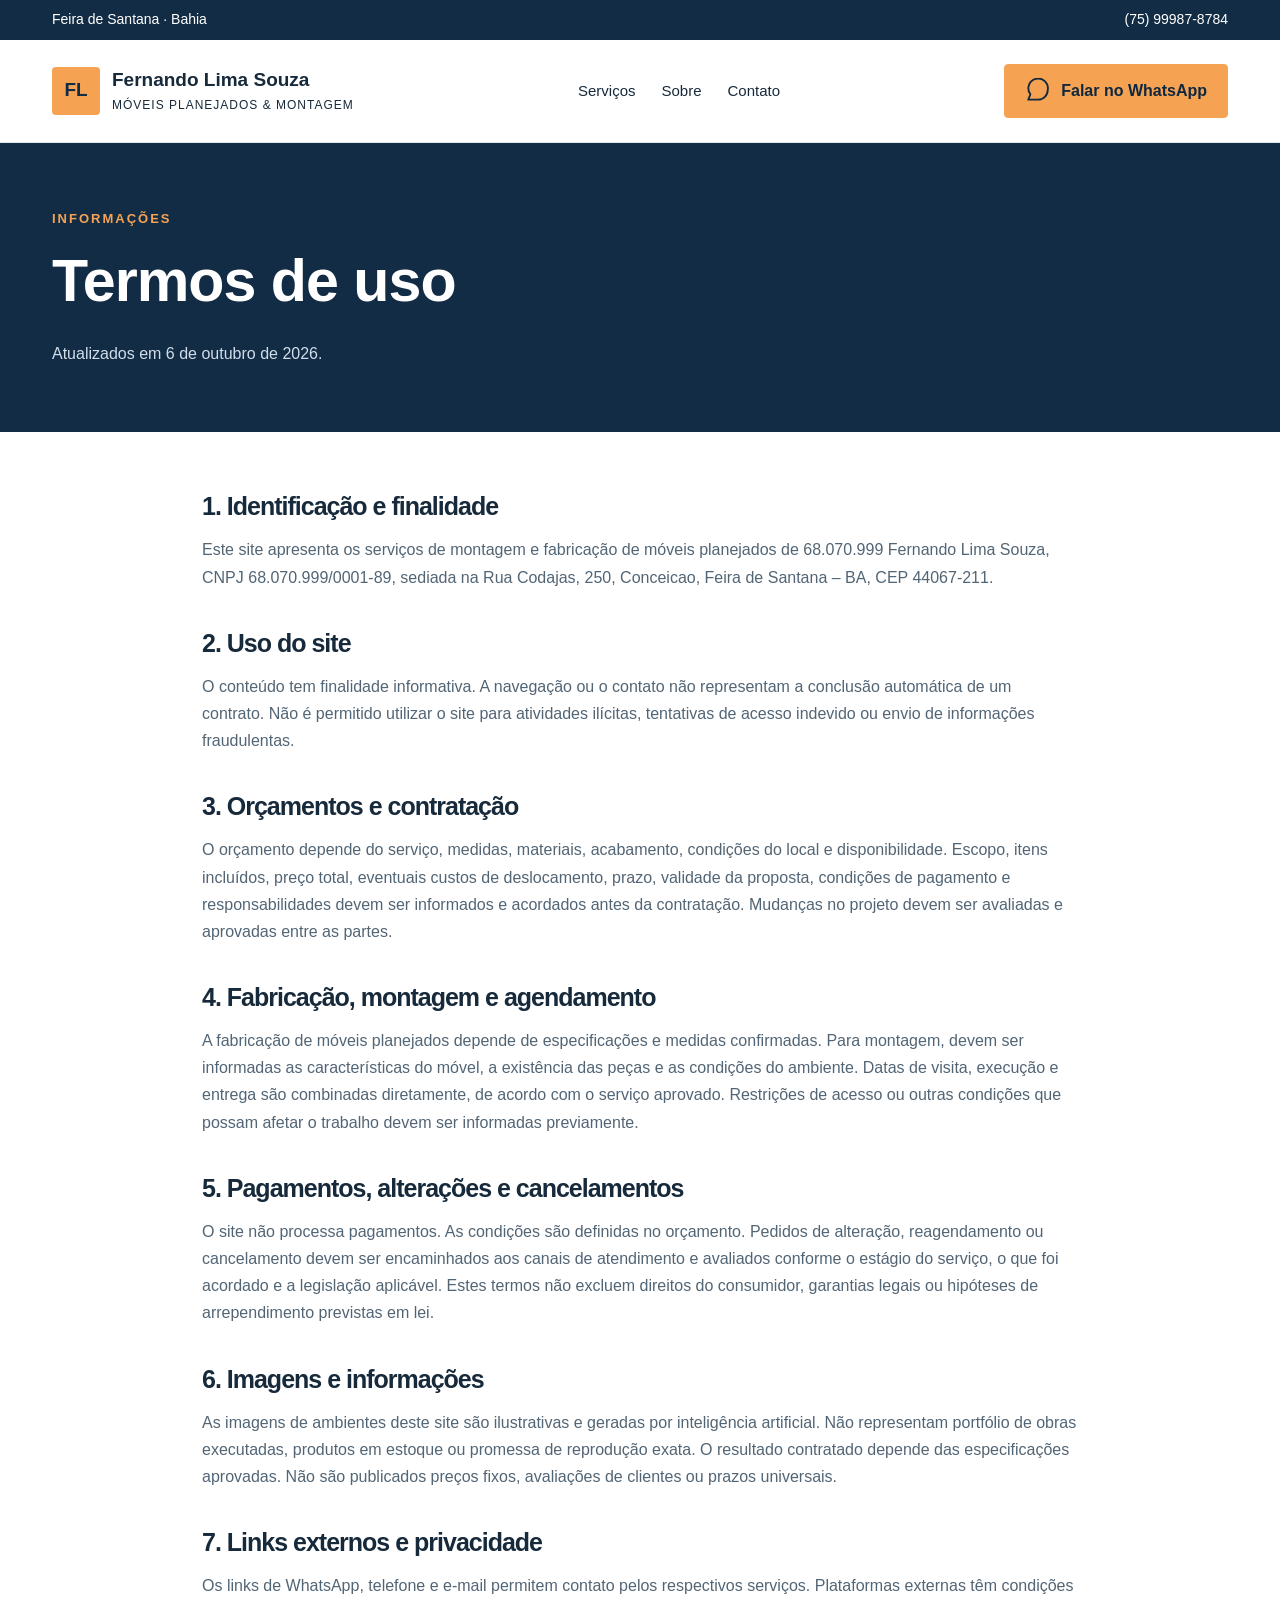
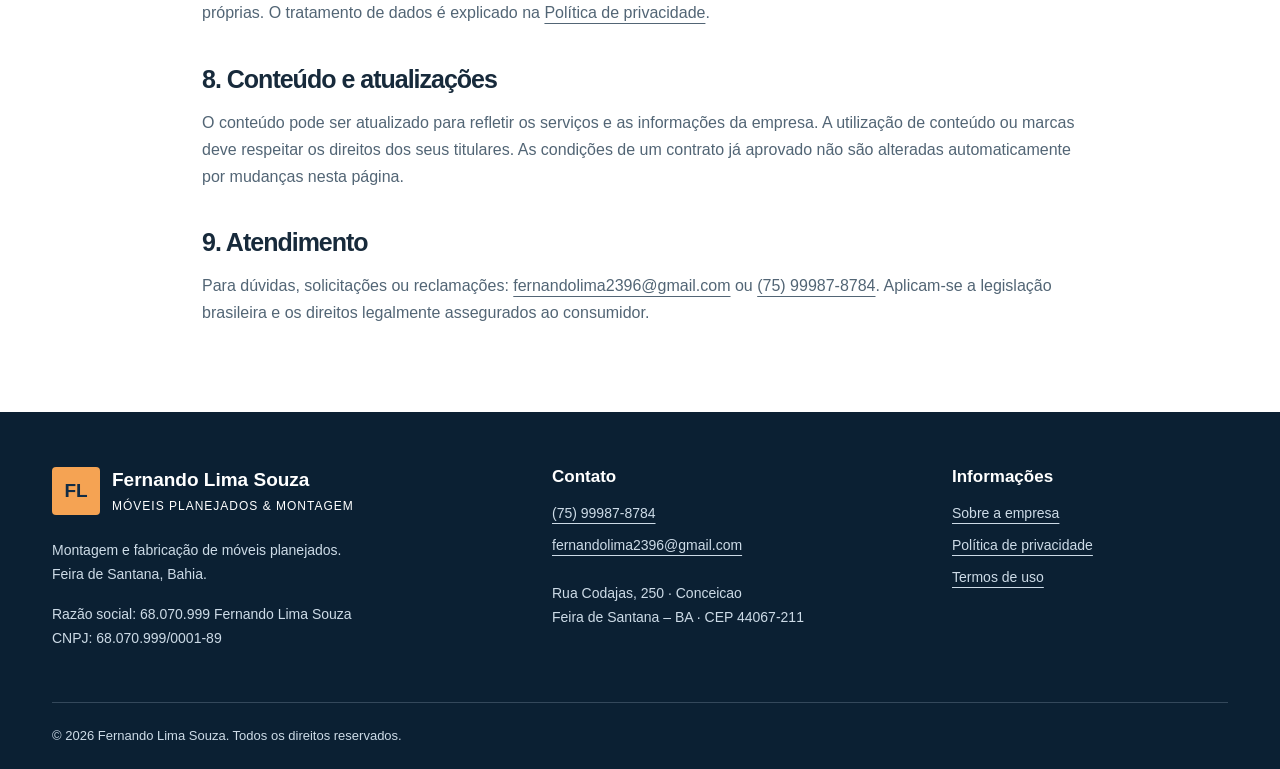
<file: termos-de-uso.html>
<!doctype html><html lang="pt-BR"><head><meta charset="utf-8"><meta name="viewport" content="width=device-width, initial-scale=1"><meta name="description" content="Condições de uso do site, orçamentos, contratação e atendimento."><meta name="theme-color" content="#122c45"><title>Termos de uso | Fernando Lima Souza</title><style>@charset "UTF-8";/*!
 * Bootstrap  v5.3.8 (https://getbootstrap.com/)
 * Copyright 2011-2025 The Bootstrap Authors
 * Licensed under MIT (https://github.com/twbs/bootstrap/blob/main/LICENSE)
 */:root,[data-bs-theme=light]{--bs-blue:#0d6efd;--bs-indigo:#6610f2;--bs-purple:#6f42c1;--bs-pink:#d63384;--bs-red:#dc3545;--bs-orange:#fd7e14;--bs-yellow:#ffc107;--bs-green:#198754;--bs-teal:#20c997;--bs-cyan:#0dcaf0;--bs-black:#000;--bs-white:#fff;--bs-gray:#6c757d;--bs-gray-dark:#343a40;--bs-gray-100:#f8f9fa;--bs-gray-200:#e9ecef;--bs-gray-300:#dee2e6;--bs-gray-400:#ced4da;--bs-gray-500:#adb5bd;--bs-gray-600:#6c757d;--bs-gray-700:#495057;--bs-gray-800:#343a40;--bs-gray-900:#212529;--bs-primary:#0d6efd;--bs-secondary:#6c757d;--bs-success:#198754;--bs-info:#0dcaf0;--bs-warning:#ffc107;--bs-danger:#dc3545;--bs-light:#f8f9fa;--bs-dark:#212529;--bs-primary-rgb:13,110,253;--bs-secondary-rgb:108,117,125;--bs-success-rgb:25,135,84;--bs-info-rgb:13,202,240;--bs-warning-rgb:255,193,7;--bs-danger-rgb:220,53,69;--bs-light-rgb:248,249,250;--bs-dark-rgb:33,37,41;--bs-primary-text-emphasis:#052c65;--bs-secondary-text-emphasis:#2b2f32;--bs-success-text-emphasis:#0a3622;--bs-info-text-emphasis:#055160;--bs-warning-text-emphasis:#664d03;--bs-danger-text-emphasis:#58151c;--bs-light-text-emphasis:#495057;--bs-dark-text-emphasis:#495057;--bs-primary-bg-subtle:#cfe2ff;--bs-secondary-bg-subtle:#e2e3e5;--bs-success-bg-subtle:#d1e7dd;--bs-info-bg-subtle:#cff4fc;--bs-warning-bg-subtle:#fff3cd;--bs-danger-bg-subtle:#f8d7da;--bs-light-bg-subtle:#fcfcfd;--bs-dark-bg-subtle:#ced4da;--bs-primary-border-subtle:#9ec5fe;--bs-secondary-border-subtle:#c4c8cb;--bs-success-border-subtle:#a3cfbb;--bs-info-border-subtle:#9eeaf9;--bs-warning-border-subtle:#ffe69c;--bs-danger-border-subtle:#f1aeb5;--bs-light-border-subtle:#e9ecef;--bs-dark-border-subtle:#adb5bd;--bs-white-rgb:255,255,255;--bs-black-rgb:0,0,0;--bs-font-sans-serif:system-ui,-apple-system,"Segoe UI",Roboto,"Helvetica Neue","Noto Sans","Liberation Sans",Arial,sans-serif,"Apple Color Emoji","Segoe UI Emoji","Segoe UI Symbol","Noto Color Emoji";--bs-font-monospace:SFMono-Regular,Menlo,Monaco,Consolas,"Liberation Mono","Courier New",monospace;--bs-gradient:linear-gradient(180deg, rgba(255, 255, 255, 0.15), rgba(255, 255, 255, 0));--bs-body-font-family:var(--bs-font-sans-serif);--bs-body-font-size:1rem;--bs-body-font-weight:400;--bs-body-line-height:1.5;--bs-body-color:#212529;--bs-body-color-rgb:33,37,41;--bs-body-bg:#fff;--bs-body-bg-rgb:255,255,255;--bs-emphasis-color:#000;--bs-emphasis-color-rgb:0,0,0;--bs-secondary-color:rgba(33, 37, 41, 0.75);--bs-secondary-color-rgb:33,37,41;--bs-secondary-bg:#e9ecef;--bs-secondary-bg-rgb:233,236,239;--bs-tertiary-color:rgba(33, 37, 41, 0.5);--bs-tertiary-color-rgb:33,37,41;--bs-tertiary-bg:#f8f9fa;--bs-tertiary-bg-rgb:248,249,250;--bs-heading-color:inherit;--bs-link-color:#0d6efd;--bs-link-color-rgb:13,110,253;--bs-link-decoration:underline;--bs-link-hover-color:#0a58ca;--bs-link-hover-color-rgb:10,88,202;--bs-code-color:#d63384;--bs-highlight-color:#212529;--bs-highlight-bg:#fff3cd;--bs-border-width:1px;--bs-border-style:solid;--bs-border-color:#dee2e6;--bs-border-color-translucent:rgba(0, 0, 0, 0.175);--bs-border-radius:0.375rem;--bs-border-radius-sm:0.25rem;--bs-border-radius-lg:0.5rem;--bs-border-radius-xl:1rem;--bs-border-radius-xxl:2rem;--bs-border-radius-2xl:var(--bs-border-radius-xxl);--bs-border-radius-pill:50rem;--bs-box-shadow:0 0.5rem 1rem rgba(0, 0, 0, 0.15);--bs-box-shadow-sm:0 0.125rem 0.25rem rgba(0, 0, 0, 0.075);--bs-box-shadow-lg:0 1rem 3rem rgba(0, 0, 0, 0.175);--bs-box-shadow-inset:inset 0 1px 2px rgba(0, 0, 0, 0.075);--bs-focus-ring-width:0.25rem;--bs-focus-ring-opacity:0.25;--bs-focus-ring-color:rgba(13, 110, 253, 0.25);--bs-form-valid-color:#198754;--bs-form-valid-border-color:#198754;--bs-form-invalid-color:#dc3545;--bs-form-invalid-border-color:#dc3545}[data-bs-theme=dark]{color-scheme:dark;--bs-body-color:#dee2e6;--bs-body-color-rgb:222,226,230;--bs-body-bg:#212529;--bs-body-bg-rgb:33,37,41;--bs-emphasis-color:#fff;--bs-emphasis-color-rgb:255,255,255;--bs-secondary-color:rgba(222, 226, 230, 0.75);--bs-secondary-color-rgb:222,226,230;--bs-secondary-bg:#343a40;--bs-secondary-bg-rgb:52,58,64;--bs-tertiary-color:rgba(222, 226, 230, 0.5);--bs-tertiary-color-rgb:222,226,230;--bs-tertiary-bg:#2b3035;--bs-tertiary-bg-rgb:43,48,53;--bs-primary-text-emphasis:#6ea8fe;--bs-secondary-text-emphasis:#a7acb1;--bs-success-text-emphasis:#75b798;--bs-info-text-emphasis:#6edff6;--bs-warning-text-emphasis:#ffda6a;--bs-danger-text-emphasis:#ea868f;--bs-light-text-emphasis:#f8f9fa;--bs-dark-text-emphasis:#dee2e6;--bs-primary-bg-subtle:#031633;--bs-secondary-bg-subtle:#161719;--bs-success-bg-subtle:#051b11;--bs-info-bg-subtle:#032830;--bs-warning-bg-subtle:#332701;--bs-danger-bg-subtle:#2c0b0e;--bs-light-bg-subtle:#343a40;--bs-dark-bg-subtle:#1a1d20;--bs-primary-border-subtle:#084298;--bs-secondary-border-subtle:#41464b;--bs-success-border-subtle:#0f5132;--bs-info-border-subtle:#087990;--bs-warning-border-subtle:#997404;--bs-danger-border-subtle:#842029;--bs-light-border-subtle:#495057;--bs-dark-border-subtle:#343a40;--bs-heading-color:inherit;--bs-link-color:#6ea8fe;--bs-link-hover-color:#8bb9fe;--bs-link-color-rgb:110,168,254;--bs-link-hover-color-rgb:139,185,254;--bs-code-color:#e685b5;--bs-highlight-color:#dee2e6;--bs-highlight-bg:#664d03;--bs-border-color:#495057;--bs-border-color-translucent:rgba(255, 255, 255, 0.15);--bs-form-valid-color:#75b798;--bs-form-valid-border-color:#75b798;--bs-form-invalid-color:#ea868f;--bs-form-invalid-border-color:#ea868f}*,::after,::before{box-sizing:border-box}@media (prefers-reduced-motion:no-preference){:root{scroll-behavior:smooth}}body{margin:0;font-family:var(--bs-body-font-family);font-size:var(--bs-body-font-size);font-weight:var(--bs-body-font-weight);line-height:var(--bs-body-line-height);color:var(--bs-body-color);text-align:var(--bs-body-text-align);background-color:var(--bs-body-bg);-webkit-text-size-adjust:100%;-webkit-tap-highlight-color:transparent}hr{margin:1rem 0;color:inherit;border:0;border-top:var(--bs-border-width) solid;opacity:.25}.h1,.h2,.h3,.h4,.h5,.h6,h1,h2,h3,h4,h5,h6{margin-top:0;margin-bottom:.5rem;font-weight:500;line-height:1.2;color:var(--bs-heading-color)}.h1,h1{font-size:calc(1.375rem + 1.5vw)}@media (min-width:1200px){.h1,h1{font-size:2.5rem}}.h2,h2{font-size:calc(1.325rem + .9vw)}@media (min-width:1200px){.h2,h2{font-size:2rem}}.h3,h3{font-size:calc(1.3rem + .6vw)}@media (min-width:1200px){.h3,h3{font-size:1.75rem}}.h4,h4{font-size:calc(1.275rem + .3vw)}@media (min-width:1200px){.h4,h4{font-size:1.5rem}}.h5,h5{font-size:1.25rem}.h6,h6{font-size:1rem}p{margin-top:0;margin-bottom:1rem}abbr[title]{-webkit-text-decoration:underline dotted;text-decoration:underline dotted;cursor:help;-webkit-text-decoration-skip-ink:none;text-decoration-skip-ink:none}address{margin-bottom:1rem;font-style:normal;line-height:inherit}ol,ul{padding-left:2rem}dl,ol,ul{margin-top:0;margin-bottom:1rem}ol ol,ol ul,ul ol,ul ul{margin-bottom:0}dt{font-weight:700}dd{margin-bottom:.5rem;margin-left:0}blockquote{margin:0 0 1rem}b,strong{font-weight:bolder}.small,small{font-size:.875em}.mark,mark{padding:.1875em;color:var(--bs-highlight-color);background-color:var(--bs-highlight-bg)}sub,sup{position:relative;font-size:.75em;line-height:0;vertical-align:baseline}sub{bottom:-.25em}sup{top:-.5em}a{color:rgba(var(--bs-link-color-rgb),var(--bs-link-opacity,1));text-decoration:underline}a:hover{--bs-link-color-rgb:var(--bs-link-hover-color-rgb)}a:not([href]):not([class]),a:not([href]):not([class]):hover{color:inherit;text-decoration:none}code,kbd,pre,samp{font-family:var(--bs-font-monospace);font-size:1em}pre{display:block;margin-top:0;margin-bottom:1rem;overflow:auto;font-size:.875em}pre code{font-size:inherit;color:inherit;word-break:normal}code{font-size:.875em;color:var(--bs-code-color);word-wrap:break-word}a>code{color:inherit}kbd{padding:.1875rem .375rem;font-size:.875em;color:var(--bs-body-bg);background-color:var(--bs-body-color);border-radius:.25rem}kbd kbd{padding:0;font-size:1em}figure{margin:0 0 1rem}img,svg{vertical-align:middle}table{caption-side:bottom;border-collapse:collapse}caption{padding-top:.5rem;padding-bottom:.5rem;color:var(--bs-secondary-color);text-align:left}th{text-align:inherit;text-align:-webkit-match-parent}tbody,td,tfoot,th,thead,tr{border-color:inherit;border-style:solid;border-width:0}label{display:inline-block}button{border-radius:0}button:focus:not(:focus-visible){outline:0}button,input,optgroup,select,textarea{margin:0;font-family:inherit;font-size:inherit;line-height:inherit}button,select{text-transform:none}[role=button]{cursor:pointer}select{word-wrap:normal}select:disabled{opacity:1}[list]:not([type=date]):not([type=datetime-local]):not([type=month]):not([type=week]):not([type=time])::-webkit-calendar-picker-indicator{display:none!important}[type=button],[type=reset],[type=submit],button{-webkit-appearance:button}[type=button]:not(:disabled),[type=reset]:not(:disabled),[type=submit]:not(:disabled),button:not(:disabled){cursor:pointer}::-moz-focus-inner{padding:0;border-style:none}textarea{resize:vertical}fieldset{min-width:0;padding:0;margin:0;border:0}legend{float:left;width:100%;padding:0;margin-bottom:.5rem;line-height:inherit;font-size:calc(1.275rem + .3vw)}@media (min-width:1200px){legend{font-size:1.5rem}}legend+*{clear:left}::-webkit-datetime-edit-day-field,::-webkit-datetime-edit-fields-wrapper,::-webkit-datetime-edit-hour-field,::-webkit-datetime-edit-minute,::-webkit-datetime-edit-month-field,::-webkit-datetime-edit-text,::-webkit-datetime-edit-year-field{padding:0}::-webkit-inner-spin-button{height:auto}[type=search]{-webkit-appearance:textfield;outline-offset:-2px}[type=search]::-webkit-search-cancel-button{cursor:pointer;filter:grayscale(1)}::-webkit-search-decoration{-webkit-appearance:none}::-webkit-color-swatch-wrapper{padding:0}::-webkit-file-upload-button{font:inherit;-webkit-appearance:button}::file-selector-button{font:inherit;-webkit-appearance:button}output{display:inline-block}iframe{border:0}summary{display:list-item;cursor:pointer}progress{vertical-align:baseline}[hidden]{display:none!important}.lead{font-size:1.25rem;font-weight:300}.display-1{font-weight:300;line-height:1.2;font-size:calc(1.625rem + 4.5vw)}@media (min-width:1200px){.display-1{font-size:5rem}}.display-2{font-weight:300;line-height:1.2;font-size:calc(1.575rem + 3.9vw)}@media (min-width:1200px){.display-2{font-size:4.5rem}}.display-3{font-weight:300;line-height:1.2;font-size:calc(1.525rem + 3.3vw)}@media (min-width:1200px){.display-3{font-size:4rem}}.display-4{font-weight:300;line-height:1.2;font-size:calc(1.475rem + 2.7vw)}@media (min-width:1200px){.display-4{font-size:3.5rem}}.display-5{font-weight:300;line-height:1.2;font-size:calc(1.425rem + 2.1vw)}@media (min-width:1200px){.display-5{font-size:3rem}}.display-6{font-weight:300;line-height:1.2;font-size:calc(1.375rem + 1.5vw)}@media (min-width:1200px){.display-6{font-size:2.5rem}}.list-unstyled{padding-left:0;list-style:none}.list-inline{padding-left:0;list-style:none}.list-inline-item{display:inline-block}.list-inline-item:not(:last-child){margin-right:.5rem}.initialism{font-size:.875em;text-transform:uppercase}.blockquote{margin-bottom:1rem;font-size:1.25rem}.blockquote>:last-child{margin-bottom:0}.blockquote-footer{margin-top:-1rem;margin-bottom:1rem;font-size:.875em;color:#6c757d}.blockquote-footer::before{content:"— "}.img-fluid{max-width:100%;height:auto}.img-thumbnail{padding:.25rem;background-color:var(--bs-body-bg);border:var(--bs-border-width) solid var(--bs-border-color);border-radius:var(--bs-border-radius);max-width:100%;height:auto}.figure{display:inline-block}.figure-img{margin-bottom:.5rem;line-height:1}.figure-caption{font-size:.875em;color:var(--bs-secondary-color)}.container,.container-fluid,.container-lg,.container-md,.container-sm,.container-xl,.container-xxl{--bs-gutter-x:1.5rem;--bs-gutter-y:0;width:100%;padding-right:calc(var(--bs-gutter-x) * .5);padding-left:calc(var(--bs-gutter-x) * .5);margin-right:auto;margin-left:auto}@media (min-width:576px){.container,.container-sm{max-width:540px}}@media (min-width:768px){.container,.container-md,.container-sm{max-width:720px}}@media (min-width:992px){.container,.container-lg,.container-md,.container-sm{max-width:960px}}@media (min-width:1200px){.container,.container-lg,.container-md,.container-sm,.container-xl{max-width:1140px}}@media (min-width:1400px){.container,.container-lg,.container-md,.container-sm,.container-xl,.container-xxl{max-width:1320px}}:root{--bs-breakpoint-xs:0;--bs-breakpoint-sm:576px;--bs-breakpoint-md:768px;--bs-breakpoint-lg:992px;--bs-breakpoint-xl:1200px;--bs-breakpoint-xxl:1400px}.row{--bs-gutter-x:1.5rem;--bs-gutter-y:0;display:flex;flex-wrap:wrap;margin-top:calc(-1 * var(--bs-gutter-y));margin-right:calc(-.5 * var(--bs-gutter-x));margin-left:calc(-.5 * var(--bs-gutter-x))}.row>*{flex-shrink:0;width:100%;max-width:100%;padding-right:calc(var(--bs-gutter-x) * .5);padding-left:calc(var(--bs-gutter-x) * .5);margin-top:var(--bs-gutter-y)}.col{flex:1 0 0}.row-cols-auto>*{flex:0 0 auto;width:auto}.row-cols-1>*{flex:0 0 auto;width:100%}.row-cols-2>*{flex:0 0 auto;width:50%}.row-cols-3>*{flex:0 0 auto;width:33.33333333%}.row-cols-4>*{flex:0 0 auto;width:25%}.row-cols-5>*{flex:0 0 auto;width:20%}.row-cols-6>*{flex:0 0 auto;width:16.66666667%}.col-auto{flex:0 0 auto;width:auto}.col-1{flex:0 0 auto;width:8.33333333%}.col-2{flex:0 0 auto;width:16.66666667%}.col-3{flex:0 0 auto;width:25%}.col-4{flex:0 0 auto;width:33.33333333%}.col-5{flex:0 0 auto;width:41.66666667%}.col-6{flex:0 0 auto;width:50%}.col-7{flex:0 0 auto;width:58.33333333%}.col-8{flex:0 0 auto;width:66.66666667%}.col-9{flex:0 0 auto;width:75%}.col-10{flex:0 0 auto;width:83.33333333%}.col-11{flex:0 0 auto;width:91.66666667%}.col-12{flex:0 0 auto;width:100%}.offset-1{margin-left:8.33333333%}.offset-2{margin-left:16.66666667%}.offset-3{margin-left:25%}.offset-4{margin-left:33.33333333%}.offset-5{margin-left:41.66666667%}.offset-6{margin-left:50%}.offset-7{margin-left:58.33333333%}.offset-8{margin-left:66.66666667%}.offset-9{margin-left:75%}.offset-10{margin-left:83.33333333%}.offset-11{margin-left:91.66666667%}.g-0,.gx-0{--bs-gutter-x:0}.g-0,.gy-0{--bs-gutter-y:0}.g-1,.gx-1{--bs-gutter-x:0.25rem}.g-1,.gy-1{--bs-gutter-y:0.25rem}.g-2,.gx-2{--bs-gutter-x:0.5rem}.g-2,.gy-2{--bs-gutter-y:0.5rem}.g-3,.gx-3{--bs-gutter-x:1rem}.g-3,.gy-3{--bs-gutter-y:1rem}.g-4,.gx-4{--bs-gutter-x:1.5rem}.g-4,.gy-4{--bs-gutter-y:1.5rem}.g-5,.gx-5{--bs-gutter-x:3rem}.g-5,.gy-5{--bs-gutter-y:3rem}@media (min-width:576px){.col-sm{flex:1 0 0}.row-cols-sm-auto>*{flex:0 0 auto;width:auto}.row-cols-sm-1>*{flex:0 0 auto;width:100%}.row-cols-sm-2>*{flex:0 0 auto;width:50%}.row-cols-sm-3>*{flex:0 0 auto;width:33.33333333%}.row-cols-sm-4>*{flex:0 0 auto;width:25%}.row-cols-sm-5>*{flex:0 0 auto;width:20%}.row-cols-sm-6>*{flex:0 0 auto;width:16.66666667%}.col-sm-auto{flex:0 0 auto;width:auto}.col-sm-1{flex:0 0 auto;width:8.33333333%}.col-sm-2{flex:0 0 auto;width:16.66666667%}.col-sm-3{flex:0 0 auto;width:25%}.col-sm-4{flex:0 0 auto;width:33.33333333%}.col-sm-5{flex:0 0 auto;width:41.66666667%}.col-sm-6{flex:0 0 auto;width:50%}.col-sm-7{flex:0 0 auto;width:58.33333333%}.col-sm-8{flex:0 0 auto;width:66.66666667%}.col-sm-9{flex:0 0 auto;width:75%}.col-sm-10{flex:0 0 auto;width:83.33333333%}.col-sm-11{flex:0 0 auto;width:91.66666667%}.col-sm-12{flex:0 0 auto;width:100%}.offset-sm-0{margin-left:0}.offset-sm-1{margin-left:8.33333333%}.offset-sm-2{margin-left:16.66666667%}.offset-sm-3{margin-left:25%}.offset-sm-4{margin-left:33.33333333%}.offset-sm-5{margin-left:41.66666667%}.offset-sm-6{margin-left:50%}.offset-sm-7{margin-left:58.33333333%}.offset-sm-8{margin-left:66.66666667%}.offset-sm-9{margin-left:75%}.offset-sm-10{margin-left:83.33333333%}.offset-sm-11{margin-left:91.66666667%}.g-sm-0,.gx-sm-0{--bs-gutter-x:0}.g-sm-0,.gy-sm-0{--bs-gutter-y:0}.g-sm-1,.gx-sm-1{--bs-gutter-x:0.25rem}.g-sm-1,.gy-sm-1{--bs-gutter-y:0.25rem}.g-sm-2,.gx-sm-2{--bs-gutter-x:0.5rem}.g-sm-2,.gy-sm-2{--bs-gutter-y:0.5rem}.g-sm-3,.gx-sm-3{--bs-gutter-x:1rem}.g-sm-3,.gy-sm-3{--bs-gutter-y:1rem}.g-sm-4,.gx-sm-4{--bs-gutter-x:1.5rem}.g-sm-4,.gy-sm-4{--bs-gutter-y:1.5rem}.g-sm-5,.gx-sm-5{--bs-gutter-x:3rem}.g-sm-5,.gy-sm-5{--bs-gutter-y:3rem}}@media (min-width:768px){.col-md{flex:1 0 0}.row-cols-md-auto>*{flex:0 0 auto;width:auto}.row-cols-md-1>*{flex:0 0 auto;width:100%}.row-cols-md-2>*{flex:0 0 auto;width:50%}.row-cols-md-3>*{flex:0 0 auto;width:33.33333333%}.row-cols-md-4>*{flex:0 0 auto;width:25%}.row-cols-md-5>*{flex:0 0 auto;width:20%}.row-cols-md-6>*{flex:0 0 auto;width:16.66666667%}.col-md-auto{flex:0 0 auto;width:auto}.col-md-1{flex:0 0 auto;width:8.33333333%}.col-md-2{flex:0 0 auto;width:16.66666667%}.col-md-3{flex:0 0 auto;width:25%}.col-md-4{flex:0 0 auto;width:33.33333333%}.col-md-5{flex:0 0 auto;width:41.66666667%}.col-md-6{flex:0 0 auto;width:50%}.col-md-7{flex:0 0 auto;width:58.33333333%}.col-md-8{flex:0 0 auto;width:66.66666667%}.col-md-9{flex:0 0 auto;width:75%}.col-md-10{flex:0 0 auto;width:83.33333333%}.col-md-11{flex:0 0 auto;width:91.66666667%}.col-md-12{flex:0 0 auto;width:100%}.offset-md-0{margin-left:0}.offset-md-1{margin-left:8.33333333%}.offset-md-2{margin-left:16.66666667%}.offset-md-3{margin-left:25%}.offset-md-4{margin-left:33.33333333%}.offset-md-5{margin-left:41.66666667%}.offset-md-6{margin-left:50%}.offset-md-7{margin-left:58.33333333%}.offset-md-8{margin-left:66.66666667%}.offset-md-9{margin-left:75%}.offset-md-10{margin-left:83.33333333%}.offset-md-11{margin-left:91.66666667%}.g-md-0,.gx-md-0{--bs-gutter-x:0}.g-md-0,.gy-md-0{--bs-gutter-y:0}.g-md-1,.gx-md-1{--bs-gutter-x:0.25rem}.g-md-1,.gy-md-1{--bs-gutter-y:0.25rem}.g-md-2,.gx-md-2{--bs-gutter-x:0.5rem}.g-md-2,.gy-md-2{--bs-gutter-y:0.5rem}.g-md-3,.gx-md-3{--bs-gutter-x:1rem}.g-md-3,.gy-md-3{--bs-gutter-y:1rem}.g-md-4,.gx-md-4{--bs-gutter-x:1.5rem}.g-md-4,.gy-md-4{--bs-gutter-y:1.5rem}.g-md-5,.gx-md-5{--bs-gutter-x:3rem}.g-md-5,.gy-md-5{--bs-gutter-y:3rem}}@media (min-width:992px){.col-lg{flex:1 0 0}.row-cols-lg-auto>*{flex:0 0 auto;width:auto}.row-cols-lg-1>*{flex:0 0 auto;width:100%}.row-cols-lg-2>*{flex:0 0 auto;width:50%}.row-cols-lg-3>*{flex:0 0 auto;width:33.33333333%}.row-cols-lg-4>*{flex:0 0 auto;width:25%}.row-cols-lg-5>*{flex:0 0 auto;width:20%}.row-cols-lg-6>*{flex:0 0 auto;width:16.66666667%}.col-lg-auto{flex:0 0 auto;width:auto}.col-lg-1{flex:0 0 auto;width:8.33333333%}.col-lg-2{flex:0 0 auto;width:16.66666667%}.col-lg-3{flex:0 0 auto;width:25%}.col-lg-4{flex:0 0 auto;width:33.33333333%}.col-lg-5{flex:0 0 auto;width:41.66666667%}.col-lg-6{flex:0 0 auto;width:50%}.col-lg-7{flex:0 0 auto;width:58.33333333%}.col-lg-8{flex:0 0 auto;width:66.66666667%}.col-lg-9{flex:0 0 auto;width:75%}.col-lg-10{flex:0 0 auto;width:83.33333333%}.col-lg-11{flex:0 0 auto;width:91.66666667%}.col-lg-12{flex:0 0 auto;width:100%}.offset-lg-0{margin-left:0}.offset-lg-1{margin-left:8.33333333%}.offset-lg-2{margin-left:16.66666667%}.offset-lg-3{margin-left:25%}.offset-lg-4{margin-left:33.33333333%}.offset-lg-5{margin-left:41.66666667%}.offset-lg-6{margin-left:50%}.offset-lg-7{margin-left:58.33333333%}.offset-lg-8{margin-left:66.66666667%}.offset-lg-9{margin-left:75%}.offset-lg-10{margin-left:83.33333333%}.offset-lg-11{margin-left:91.66666667%}.g-lg-0,.gx-lg-0{--bs-gutter-x:0}.g-lg-0,.gy-lg-0{--bs-gutter-y:0}.g-lg-1,.gx-lg-1{--bs-gutter-x:0.25rem}.g-lg-1,.gy-lg-1{--bs-gutter-y:0.25rem}.g-lg-2,.gx-lg-2{--bs-gutter-x:0.5rem}.g-lg-2,.gy-lg-2{--bs-gutter-y:0.5rem}.g-lg-3,.gx-lg-3{--bs-gutter-x:1rem}.g-lg-3,.gy-lg-3{--bs-gutter-y:1rem}.g-lg-4,.gx-lg-4{--bs-gutter-x:1.5rem}.g-lg-4,.gy-lg-4{--bs-gutter-y:1.5rem}.g-lg-5,.gx-lg-5{--bs-gutter-x:3rem}.g-lg-5,.gy-lg-5{--bs-gutter-y:3rem}}@media (min-width:1200px){.col-xl{flex:1 0 0}.row-cols-xl-auto>*{flex:0 0 auto;width:auto}.row-cols-xl-1>*{flex:0 0 auto;width:100%}.row-cols-xl-2>*{flex:0 0 auto;width:50%}.row-cols-xl-3>*{flex:0 0 auto;width:33.33333333%}.row-cols-xl-4>*{flex:0 0 auto;width:25%}.row-cols-xl-5>*{flex:0 0 auto;width:20%}.row-cols-xl-6>*{flex:0 0 auto;width:16.66666667%}.col-xl-auto{flex:0 0 auto;width:auto}.col-xl-1{flex:0 0 auto;width:8.33333333%}.col-xl-2{flex:0 0 auto;width:16.66666667%}.col-xl-3{flex:0 0 auto;width:25%}.col-xl-4{flex:0 0 auto;width:33.33333333%}.col-xl-5{flex:0 0 auto;width:41.66666667%}.col-xl-6{flex:0 0 auto;width:50%}.col-xl-7{flex:0 0 auto;width:58.33333333%}.col-xl-8{flex:0 0 auto;width:66.66666667%}.col-xl-9{flex:0 0 auto;width:75%}.col-xl-10{flex:0 0 auto;width:83.33333333%}.col-xl-11{flex:0 0 auto;width:91.66666667%}.col-xl-12{flex:0 0 auto;width:100%}.offset-xl-0{margin-left:0}.offset-xl-1{margin-left:8.33333333%}.offset-xl-2{margin-left:16.66666667%}.offset-xl-3{margin-left:25%}.offset-xl-4{margin-left:33.33333333%}.offset-xl-5{margin-left:41.66666667%}.offset-xl-6{margin-left:50%}.offset-xl-7{margin-left:58.33333333%}.offset-xl-8{margin-left:66.66666667%}.offset-xl-9{margin-left:75%}.offset-xl-10{margin-left:83.33333333%}.offset-xl-11{margin-left:91.66666667%}.g-xl-0,.gx-xl-0{--bs-gutter-x:0}.g-xl-0,.gy-xl-0{--bs-gutter-y:0}.g-xl-1,.gx-xl-1{--bs-gutter-x:0.25rem}.g-xl-1,.gy-xl-1{--bs-gutter-y:0.25rem}.g-xl-2,.gx-xl-2{--bs-gutter-x:0.5rem}.g-xl-2,.gy-xl-2{--bs-gutter-y:0.5rem}.g-xl-3,.gx-xl-3{--bs-gutter-x:1rem}.g-xl-3,.gy-xl-3{--bs-gutter-y:1rem}.g-xl-4,.gx-xl-4{--bs-gutter-x:1.5rem}.g-xl-4,.gy-xl-4{--bs-gutter-y:1.5rem}.g-xl-5,.gx-xl-5{--bs-gutter-x:3rem}.g-xl-5,.gy-xl-5{--bs-gutter-y:3rem}}@media (min-width:1400px){.col-xxl{flex:1 0 0}.row-cols-xxl-auto>*{flex:0 0 auto;width:auto}.row-cols-xxl-1>*{flex:0 0 auto;width:100%}.row-cols-xxl-2>*{flex:0 0 auto;width:50%}.row-cols-xxl-3>*{flex:0 0 auto;width:33.33333333%}.row-cols-xxl-4>*{flex:0 0 auto;width:25%}.row-cols-xxl-5>*{flex:0 0 auto;width:20%}.row-cols-xxl-6>*{flex:0 0 auto;width:16.66666667%}.col-xxl-auto{flex:0 0 auto;width:auto}.col-xxl-1{flex:0 0 auto;width:8.33333333%}.col-xxl-2{flex:0 0 auto;width:16.66666667%}.col-xxl-3{flex:0 0 auto;width:25%}.col-xxl-4{flex:0 0 auto;width:33.33333333%}.col-xxl-5{flex:0 0 auto;width:41.66666667%}.col-xxl-6{flex:0 0 auto;width:50%}.col-xxl-7{flex:0 0 auto;width:58.33333333%}.col-xxl-8{flex:0 0 auto;width:66.66666667%}.col-xxl-9{flex:0 0 auto;width:75%}.col-xxl-10{flex:0 0 auto;width:83.33333333%}.col-xxl-11{flex:0 0 auto;width:91.66666667%}.col-xxl-12{flex:0 0 auto;width:100%}.offset-xxl-0{margin-left:0}.offset-xxl-1{margin-left:8.33333333%}.offset-xxl-2{margin-left:16.66666667%}.offset-xxl-3{margin-left:25%}.offset-xxl-4{margin-left:33.33333333%}.offset-xxl-5{margin-left:41.66666667%}.offset-xxl-6{margin-left:50%}.offset-xxl-7{margin-left:58.33333333%}.offset-xxl-8{margin-left:66.66666667%}.offset-xxl-9{margin-left:75%}.offset-xxl-10{margin-left:83.33333333%}.offset-xxl-11{margin-left:91.66666667%}.g-xxl-0,.gx-xxl-0{--bs-gutter-x:0}.g-xxl-0,.gy-xxl-0{--bs-gutter-y:0}.g-xxl-1,.gx-xxl-1{--bs-gutter-x:0.25rem}.g-xxl-1,.gy-xxl-1{--bs-gutter-y:0.25rem}.g-xxl-2,.gx-xxl-2{--bs-gutter-x:0.5rem}.g-xxl-2,.gy-xxl-2{--bs-gutter-y:0.5rem}.g-xxl-3,.gx-xxl-3{--bs-gutter-x:1rem}.g-xxl-3,.gy-xxl-3{--bs-gutter-y:1rem}.g-xxl-4,.gx-xxl-4{--bs-gutter-x:1.5rem}.g-xxl-4,.gy-xxl-4{--bs-gutter-y:1.5rem}.g-xxl-5,.gx-xxl-5{--bs-gutter-x:3rem}.g-xxl-5,.gy-xxl-5{--bs-gutter-y:3rem}}.table{--bs-table-color-type:initial;--bs-table-bg-type:initial;--bs-table-color-state:initial;--bs-table-bg-state:initial;--bs-table-color:var(--bs-emphasis-color);--bs-table-bg:var(--bs-body-bg);--bs-table-border-color:var(--bs-border-color);--bs-table-accent-bg:transparent;--bs-table-striped-color:var(--bs-emphasis-color);--bs-table-striped-bg:rgba(var(--bs-emphasis-color-rgb), 0.05);--bs-table-active-color:var(--bs-emphasis-color);--bs-table-active-bg:rgba(var(--bs-emphasis-color-rgb), 0.1);--bs-table-hover-color:var(--bs-emphasis-color);--bs-table-hover-bg:rgba(var(--bs-emphasis-color-rgb), 0.075);width:100%;margin-bottom:1rem;vertical-align:top;border-color:var(--bs-table-border-color)}.table>:not(caption)>*>*{padding:.5rem .5rem;color:var(--bs-table-color-state,var(--bs-table-color-type,var(--bs-table-color)));background-color:var(--bs-table-bg);border-bottom-width:var(--bs-border-width);box-shadow:inset 0 0 0 9999px var(--bs-table-bg-state,var(--bs-table-bg-type,var(--bs-table-accent-bg)))}.table>tbody{vertical-align:inherit}.table>thead{vertical-align:bottom}.table-group-divider{border-top:calc(var(--bs-border-width) * 2) solid currentcolor}.caption-top{caption-side:top}.table-sm>:not(caption)>*>*{padding:.25rem .25rem}.table-bordered>:not(caption)>*{border-width:var(--bs-border-width) 0}.table-bordered>:not(caption)>*>*{border-width:0 var(--bs-border-width)}.table-borderless>:not(caption)>*>*{border-bottom-width:0}.table-borderless>:not(:first-child){border-top-width:0}.table-striped>tbody>tr:nth-of-type(odd)>*{--bs-table-color-type:var(--bs-table-striped-color);--bs-table-bg-type:var(--bs-table-striped-bg)}.table-striped-columns>:not(caption)>tr>:nth-child(2n){--bs-table-color-type:var(--bs-table-striped-color);--bs-table-bg-type:var(--bs-table-striped-bg)}.table-active{--bs-table-color-state:var(--bs-table-active-color);--bs-table-bg-state:var(--bs-table-active-bg)}.table-hover>tbody>tr:hover>*{--bs-table-color-state:var(--bs-table-hover-color);--bs-table-bg-state:var(--bs-table-hover-bg)}.table-primary{--bs-table-color:#000;--bs-table-bg:#cfe2ff;--bs-table-border-color:#a6b5cc;--bs-table-striped-bg:#c5d7f2;--bs-table-striped-color:#000;--bs-table-active-bg:#bacbe6;--bs-table-active-color:#000;--bs-table-hover-bg:#bfd1ec;--bs-table-hover-color:#000;color:var(--bs-table-color);border-color:var(--bs-table-border-color)}.table-secondary{--bs-table-color:#000;--bs-table-bg:#e2e3e5;--bs-table-border-color:#b5b6b7;--bs-table-striped-bg:#d7d8da;--bs-table-striped-color:#000;--bs-table-active-bg:#cbccce;--bs-table-active-color:#000;--bs-table-hover-bg:#d1d2d4;--bs-table-hover-color:#000;color:var(--bs-table-color);border-color:var(--bs-table-border-color)}.table-success{--bs-table-color:#000;--bs-table-bg:#d1e7dd;--bs-table-border-color:#a7b9b1;--bs-table-striped-bg:#c7dbd2;--bs-table-striped-color:#000;--bs-table-active-bg:#bcd0c7;--bs-table-active-color:#000;--bs-table-hover-bg:#c1d6cc;--bs-table-hover-color:#000;color:var(--bs-table-color);border-color:var(--bs-table-border-color)}.table-info{--bs-table-color:#000;--bs-table-bg:#cff4fc;--bs-table-border-color:#a6c3ca;--bs-table-striped-bg:#c5e8ef;--bs-table-striped-color:#000;--bs-table-active-bg:#badce3;--bs-table-active-color:#000;--bs-table-hover-bg:#bfe2e9;--bs-table-hover-color:#000;color:var(--bs-table-color);border-color:var(--bs-table-border-color)}.table-warning{--bs-table-color:#000;--bs-table-bg:#fff3cd;--bs-table-border-color:#ccc2a4;--bs-table-striped-bg:#f2e7c3;--bs-table-striped-color:#000;--bs-table-active-bg:#e6dbb9;--bs-table-active-color:#000;--bs-table-hover-bg:#ece1be;--bs-table-hover-color:#000;color:var(--bs-table-color);border-color:var(--bs-table-border-color)}.table-danger{--bs-table-color:#000;--bs-table-bg:#f8d7da;--bs-table-border-color:#c6acae;--bs-table-striped-bg:#eccccf;--bs-table-striped-color:#000;--bs-table-active-bg:#dfc2c4;--bs-table-active-color:#000;--bs-table-hover-bg:#e5c7ca;--bs-table-hover-color:#000;color:var(--bs-table-color);border-color:var(--bs-table-border-color)}.table-light{--bs-table-color:#000;--bs-table-bg:#f8f9fa;--bs-table-border-color:#c6c7c8;--bs-table-striped-bg:#ecedee;--bs-table-striped-color:#000;--bs-table-active-bg:#dfe0e1;--bs-table-active-color:#000;--bs-table-hover-bg:#e5e6e7;--bs-table-hover-color:#000;color:var(--bs-table-color);border-color:var(--bs-table-border-color)}.table-dark{--bs-table-color:#fff;--bs-table-bg:#212529;--bs-table-border-color:#4d5154;--bs-table-striped-bg:#2c3034;--bs-table-striped-color:#fff;--bs-table-active-bg:#373b3e;--bs-table-active-color:#fff;--bs-table-hover-bg:#323539;--bs-table-hover-color:#fff;color:var(--bs-table-color);border-color:var(--bs-table-border-color)}.table-responsive{overflow-x:auto;-webkit-overflow-scrolling:touch}@media (max-width:575.98px){.table-responsive-sm{overflow-x:auto;-webkit-overflow-scrolling:touch}}@media (max-width:767.98px){.table-responsive-md{overflow-x:auto;-webkit-overflow-scrolling:touch}}@media (max-width:991.98px){.table-responsive-lg{overflow-x:auto;-webkit-overflow-scrolling:touch}}@media (max-width:1199.98px){.table-responsive-xl{overflow-x:auto;-webkit-overflow-scrolling:touch}}@media (max-width:1399.98px){.table-responsive-xxl{overflow-x:auto;-webkit-overflow-scrolling:touch}}.form-label{margin-bottom:.5rem}.col-form-label{padding-top:calc(.375rem + var(--bs-border-width));padding-bottom:calc(.375rem + var(--bs-border-width));margin-bottom:0;font-size:inherit;line-height:1.5}.col-form-label-lg{padding-top:calc(.5rem + var(--bs-border-width));padding-bottom:calc(.5rem + var(--bs-border-width));font-size:1.25rem}.col-form-label-sm{padding-top:calc(.25rem + var(--bs-border-width));padding-bottom:calc(.25rem + var(--bs-border-width));font-size:.875rem}.form-text{margin-top:.25rem;font-size:.875em;color:var(--bs-secondary-color)}.form-control{display:block;width:100%;padding:.375rem .75rem;font-size:1rem;font-weight:400;line-height:1.5;color:var(--bs-body-color);-webkit-appearance:none;-moz-appearance:none;appearance:none;background-color:var(--bs-body-bg);background-clip:padding-box;border:var(--bs-border-width) solid var(--bs-border-color);border-radius:var(--bs-border-radius);transition:border-color .15s ease-in-out,box-shadow .15s ease-in-out}@media (prefers-reduced-motion:reduce){.form-control{transition:none}}.form-control[type=file]{overflow:hidden}.form-control[type=file]:not(:disabled):not([readonly]){cursor:pointer}.form-control:focus{color:var(--bs-body-color);background-color:var(--bs-body-bg);border-color:#86b7fe;outline:0;box-shadow:0 0 0 .25rem rgba(13,110,253,.25)}.form-control::-webkit-date-and-time-value{min-width:85px;height:1.5em;margin:0}.form-control::-webkit-datetime-edit{display:block;padding:0}.form-control::placeholder{color:var(--bs-secondary-color);opacity:1}.form-control:disabled{background-color:var(--bs-secondary-bg);opacity:1}.form-control::-webkit-file-upload-button{padding:.375rem .75rem;margin:-.375rem -.75rem;-webkit-margin-end:.75rem;margin-inline-end:.75rem;color:var(--bs-body-color);background-color:var(--bs-tertiary-bg);pointer-events:none;border-color:inherit;border-style:solid;border-width:0;border-inline-end-width:var(--bs-border-width);border-radius:0;-webkit-transition:color .15s ease-in-out,background-color .15s ease-in-out,border-color .15s ease-in-out,box-shadow .15s ease-in-out;transition:color .15s ease-in-out,background-color .15s ease-in-out,border-color .15s ease-in-out,box-shadow .15s ease-in-out}.form-control::file-selector-button{padding:.375rem .75rem;margin:-.375rem -.75rem;-webkit-margin-end:.75rem;margin-inline-end:.75rem;color:var(--bs-body-color);background-color:var(--bs-tertiary-bg);pointer-events:none;border-color:inherit;border-style:solid;border-width:0;border-inline-end-width:var(--bs-border-width);border-radius:0;transition:color .15s ease-in-out,background-color .15s ease-in-out,border-color .15s ease-in-out,box-shadow .15s ease-in-out}@media (prefers-reduced-motion:reduce){.form-control::-webkit-file-upload-button{-webkit-transition:none;transition:none}.form-control::file-selector-button{transition:none}}.form-control:hover:not(:disabled):not([readonly])::-webkit-file-upload-button{background-color:var(--bs-secondary-bg)}.form-control:hover:not(:disabled):not([readonly])::file-selector-button{background-color:var(--bs-secondary-bg)}.form-control-plaintext{display:block;width:100%;padding:.375rem 0;margin-bottom:0;line-height:1.5;color:var(--bs-body-color);background-color:transparent;border:solid transparent;border-width:var(--bs-border-width) 0}.form-control-plaintext:focus{outline:0}.form-control-plaintext.form-control-lg,.form-control-plaintext.form-control-sm{padding-right:0;padding-left:0}.form-control-sm{min-height:calc(1.5em + .5rem + calc(var(--bs-border-width) * 2));padding:.25rem .5rem;font-size:.875rem;border-radius:var(--bs-border-radius-sm)}.form-control-sm::-webkit-file-upload-button{padding:.25rem .5rem;margin:-.25rem -.5rem;-webkit-margin-end:.5rem;margin-inline-end:.5rem}.form-control-sm::file-selector-button{padding:.25rem .5rem;margin:-.25rem -.5rem;-webkit-margin-end:.5rem;margin-inline-end:.5rem}.form-control-lg{min-height:calc(1.5em + 1rem + calc(var(--bs-border-width) * 2));padding:.5rem 1rem;font-size:1.25rem;border-radius:var(--bs-border-radius-lg)}.form-control-lg::-webkit-file-upload-button{padding:.5rem 1rem;margin:-.5rem -1rem;-webkit-margin-end:1rem;margin-inline-end:1rem}.form-control-lg::file-selector-button{padding:.5rem 1rem;margin:-.5rem -1rem;-webkit-margin-end:1rem;margin-inline-end:1rem}textarea.form-control{min-height:calc(1.5em + .75rem + calc(var(--bs-border-width) * 2))}textarea.form-control-sm{min-height:calc(1.5em + .5rem + calc(var(--bs-border-width) * 2))}textarea.form-control-lg{min-height:calc(1.5em + 1rem + calc(var(--bs-border-width) * 2))}.form-control-color{width:3rem;height:calc(1.5em + .75rem + calc(var(--bs-border-width) * 2));padding:.375rem}.form-control-color:not(:disabled):not([readonly]){cursor:pointer}.form-control-color::-moz-color-swatch{border:0!important;border-radius:var(--bs-border-radius)}.form-control-color::-webkit-color-swatch{border:0!important;border-radius:var(--bs-border-radius)}.form-control-color.form-control-sm{height:calc(1.5em + .5rem + calc(var(--bs-border-width) * 2))}.form-control-color.form-control-lg{height:calc(1.5em + 1rem + calc(var(--bs-border-width) * 2))}.form-select{--bs-form-select-bg-img:url("data:image/svg+xml,%3csvg xmlns='http://www.w3.org/2000/svg' viewBox='0 0 16 16'%3e%3cpath fill='none' stroke='%23343a40' stroke-linecap='round' stroke-linejoin='round' stroke-width='2' d='m2 5 6 6 6-6'/%3e%3c/svg%3e");display:block;width:100%;padding:.375rem 2.25rem .375rem .75rem;font-size:1rem;font-weight:400;line-height:1.5;color:var(--bs-body-color);-webkit-appearance:none;-moz-appearance:none;appearance:none;background-color:var(--bs-body-bg);background-image:var(--bs-form-select-bg-img),var(--bs-form-select-bg-icon,none);background-repeat:no-repeat;background-position:right .75rem center;background-size:16px 12px;border:var(--bs-border-width) solid var(--bs-border-color);border-radius:var(--bs-border-radius);transition:border-color .15s ease-in-out,box-shadow .15s ease-in-out}@media (prefers-reduced-motion:reduce){.form-select{transition:none}}.form-select:focus{border-color:#86b7fe;outline:0;box-shadow:0 0 0 .25rem rgba(13,110,253,.25)}.form-select[multiple],.form-select[size]:not([size="1"]){padding-right:.75rem;background-image:none}.form-select:disabled{background-color:var(--bs-secondary-bg)}.form-select:-moz-focusring{color:transparent;text-shadow:0 0 0 var(--bs-body-color)}.form-select-sm{padding-top:.25rem;padding-bottom:.25rem;padding-left:.5rem;font-size:.875rem;border-radius:var(--bs-border-radius-sm)}.form-select-lg{padding-top:.5rem;padding-bottom:.5rem;padding-left:1rem;font-size:1.25rem;border-radius:var(--bs-border-radius-lg)}[data-bs-theme=dark] .form-select{--bs-form-select-bg-img:url("data:image/svg+xml,%3csvg xmlns='http://www.w3.org/2000/svg' viewBox='0 0 16 16'%3e%3cpath fill='none' stroke='%23dee2e6' stroke-linecap='round' stroke-linejoin='round' stroke-width='2' d='m2 5 6 6 6-6'/%3e%3c/svg%3e")}.form-check{display:block;min-height:1.5rem;padding-left:1.5em;margin-bottom:.125rem}.form-check .form-check-input{float:left;margin-left:-1.5em}.form-check-reverse{padding-right:1.5em;padding-left:0;text-align:right}.form-check-reverse .form-check-input{float:right;margin-right:-1.5em;margin-left:0}.form-check-input{--bs-form-check-bg:var(--bs-body-bg);flex-shrink:0;width:1em;height:1em;margin-top:.25em;vertical-align:top;-webkit-appearance:none;-moz-appearance:none;appearance:none;background-color:var(--bs-form-check-bg);background-image:var(--bs-form-check-bg-image);background-repeat:no-repeat;background-position:center;background-size:contain;border:var(--bs-border-width) solid var(--bs-border-color);-webkit-print-color-adjust:exact;color-adjust:exact;print-color-adjust:exact}.form-check-input[type=checkbox]{border-radius:.25em}.form-check-input[type=radio]{border-radius:50%}.form-check-input:active{filter:brightness(90%)}.form-check-input:focus{border-color:#86b7fe;outline:0;box-shadow:0 0 0 .25rem rgba(13,110,253,.25)}.form-check-input:checked{background-color:#0d6efd;border-color:#0d6efd}.form-check-input:checked[type=checkbox]{--bs-form-check-bg-image:url("data:image/svg+xml,%3csvg xmlns='http://www.w3.org/2000/svg' viewBox='0 0 20 20'%3e%3cpath fill='none' stroke='%23fff' stroke-linecap='round' stroke-linejoin='round' stroke-width='3' d='m6 10 3 3 6-6'/%3e%3c/svg%3e")}.form-check-input:checked[type=radio]{--bs-form-check-bg-image:url("data:image/svg+xml,%3csvg xmlns='http://www.w3.org/2000/svg' viewBox='-4 -4 8 8'%3e%3ccircle r='2' fill='%23fff'/%3e%3c/svg%3e")}.form-check-input[type=checkbox]:indeterminate{background-color:#0d6efd;border-color:#0d6efd;--bs-form-check-bg-image:url("data:image/svg+xml,%3csvg xmlns='http://www.w3.org/2000/svg' viewBox='0 0 20 20'%3e%3cpath fill='none' stroke='%23fff' stroke-linecap='round' stroke-linejoin='round' stroke-width='3' d='M6 10h8'/%3e%3c/svg%3e")}.form-check-input:disabled{pointer-events:none;filter:none;opacity:.5}.form-check-input:disabled~.form-check-label,.form-check-input[disabled]~.form-check-label{cursor:default;opacity:.5}.form-switch{padding-left:2.5em}.form-switch .form-check-input{--bs-form-switch-bg:url("data:image/svg+xml,%3csvg xmlns='http://www.w3.org/2000/svg' viewBox='-4 -4 8 8'%3e%3ccircle r='3' fill='rgba%280, 0, 0, 0.25%29'/%3e%3c/svg%3e");width:2em;margin-left:-2.5em;background-image:var(--bs-form-switch-bg);background-position:left center;border-radius:2em;transition:background-position .15s ease-in-out}@media (prefers-reduced-motion:reduce){.form-switch .form-check-input{transition:none}}.form-switch .form-check-input:focus{--bs-form-switch-bg:url("data:image/svg+xml,%3csvg xmlns='http://www.w3.org/2000/svg' viewBox='-4 -4 8 8'%3e%3ccircle r='3' fill='%2386b7fe'/%3e%3c/svg%3e")}.form-switch .form-check-input:checked{background-position:right center;--bs-form-switch-bg:url("data:image/svg+xml,%3csvg xmlns='http://www.w3.org/2000/svg' viewBox='-4 -4 8 8'%3e%3ccircle r='3' fill='%23fff'/%3e%3c/svg%3e")}.form-switch.form-check-reverse{padding-right:2.5em;padding-left:0}.form-switch.form-check-reverse .form-check-input{margin-right:-2.5em;margin-left:0}.form-check-inline{display:inline-block;margin-right:1rem}.btn-check{position:absolute;clip:rect(0,0,0,0);pointer-events:none}.btn-check:disabled+.btn,.btn-check[disabled]+.btn{pointer-events:none;filter:none;opacity:.65}[data-bs-theme=dark] .form-switch .form-check-input:not(:checked):not(:focus){--bs-form-switch-bg:url("data:image/svg+xml,%3csvg xmlns='http://www.w3.org/2000/svg' viewBox='-4 -4 8 8'%3e%3ccircle r='3' fill='rgba%28255, 255, 255, 0.25%29'/%3e%3c/svg%3e")}.form-range{width:100%;height:1.5rem;padding:0;-webkit-appearance:none;-moz-appearance:none;appearance:none;background-color:transparent}.form-range:focus{outline:0}.form-range:focus::-webkit-slider-thumb{box-shadow:0 0 0 1px #fff,0 0 0 .25rem rgba(13,110,253,.25)}.form-range:focus::-moz-range-thumb{box-shadow:0 0 0 1px #fff,0 0 0 .25rem rgba(13,110,253,.25)}.form-range::-moz-focus-outer{border:0}.form-range::-webkit-slider-thumb{width:1rem;height:1rem;margin-top:-.25rem;-webkit-appearance:none;appearance:none;background-color:#0d6efd;border:0;border-radius:1rem;-webkit-transition:background-color .15s ease-in-out,border-color .15s ease-in-out,box-shadow .15s ease-in-out;transition:background-color .15s ease-in-out,border-color .15s ease-in-out,box-shadow .15s ease-in-out}@media (prefers-reduced-motion:reduce){.form-range::-webkit-slider-thumb{-webkit-transition:none;transition:none}}.form-range::-webkit-slider-thumb:active{background-color:#b6d4fe}.form-range::-webkit-slider-runnable-track{width:100%;height:.5rem;color:transparent;cursor:pointer;background-color:var(--bs-secondary-bg);border-color:transparent;border-radius:1rem}.form-range::-moz-range-thumb{width:1rem;height:1rem;-moz-appearance:none;appearance:none;background-color:#0d6efd;border:0;border-radius:1rem;-moz-transition:background-color .15s ease-in-out,border-color .15s ease-in-out,box-shadow .15s ease-in-out;transition:background-color .15s ease-in-out,border-color .15s ease-in-out,box-shadow .15s ease-in-out}@media (prefers-reduced-motion:reduce){.form-range::-moz-range-thumb{-moz-transition:none;transition:none}}.form-range::-moz-range-thumb:active{background-color:#b6d4fe}.form-range::-moz-range-track{width:100%;height:.5rem;color:transparent;cursor:pointer;background-color:var(--bs-secondary-bg);border-color:transparent;border-radius:1rem}.form-range:disabled{pointer-events:none}.form-range:disabled::-webkit-slider-thumb{background-color:var(--bs-secondary-color)}.form-range:disabled::-moz-range-thumb{background-color:var(--bs-secondary-color)}.form-floating{position:relative}.form-floating>.form-control,.form-floating>.form-control-plaintext,.form-floating>.form-select{height:calc(3.5rem + calc(var(--bs-border-width) * 2));min-height:calc(3.5rem + calc(var(--bs-border-width) * 2));line-height:1.25}.form-floating>label{position:absolute;top:0;left:0;z-index:2;max-width:100%;height:100%;padding:1rem .75rem;overflow:hidden;color:rgba(var(--bs-body-color-rgb),.65);text-align:start;text-overflow:ellipsis;white-space:nowrap;pointer-events:none;border:var(--bs-border-width) solid transparent;transform-origin:0 0;transition:opacity .1s ease-in-out,transform .1s ease-in-out}@media (prefers-reduced-motion:reduce){.form-floating>label{transition:none}}.form-floating>.form-control,.form-floating>.form-control-plaintext{padding:1rem .75rem}.form-floating>.form-control-plaintext::placeholder,.form-floating>.form-control::placeholder{color:transparent}.form-floating>.form-control-plaintext:focus,.form-floating>.form-control-plaintext:not(:placeholder-shown),.form-floating>.form-control:focus,.form-floating>.form-control:not(:placeholder-shown){padding-top:1.625rem;padding-bottom:.625rem}.form-floating>.form-control-plaintext:-webkit-autofill,.form-floating>.form-control:-webkit-autofill{padding-top:1.625rem;padding-bottom:.625rem}.form-floating>.form-select{padding-top:1.625rem;padding-bottom:.625rem;padding-left:.75rem}.form-floating>.form-control-plaintext~label,.form-floating>.form-control:focus~label,.form-floating>.form-control:not(:placeholder-shown)~label,.form-floating>.form-select~label{transform:scale(.85) translateY(-.5rem) translateX(.15rem)}.form-floating>.form-control:-webkit-autofill~label{transform:scale(.85) translateY(-.5rem) translateX(.15rem)}.form-floating>textarea:focus~label::after,.form-floating>textarea:not(:placeholder-shown)~label::after{position:absolute;inset:1rem 0.375rem;z-index:-1;height:1.5em;content:"";background-color:var(--bs-body-bg);border-radius:var(--bs-border-radius)}.form-floating>textarea:disabled~label::after{background-color:var(--bs-secondary-bg)}.form-floating>.form-control-plaintext~label{border-width:var(--bs-border-width) 0}.form-floating>.form-control:disabled~label,.form-floating>:disabled~label{color:#6c757d}.input-group{position:relative;display:flex;flex-wrap:wrap;align-items:stretch;width:100%}.input-group>.form-control,.input-group>.form-floating,.input-group>.form-select{position:relative;flex:1 1 auto;width:1%;min-width:0}.input-group>.form-control:focus,.input-group>.form-floating:focus-within,.input-group>.form-select:focus{z-index:5}.input-group .btn{position:relative;z-index:2}.input-group .btn:focus{z-index:5}.input-group-text{display:flex;align-items:center;padding:.375rem .75rem;font-size:1rem;font-weight:400;line-height:1.5;color:var(--bs-body-color);text-align:center;white-space:nowrap;background-color:var(--bs-tertiary-bg);border:var(--bs-border-width) solid var(--bs-border-color);border-radius:var(--bs-border-radius)}.input-group-lg>.btn,.input-group-lg>.form-control,.input-group-lg>.form-select,.input-group-lg>.input-group-text{padding:.5rem 1rem;font-size:1.25rem;border-radius:var(--bs-border-radius-lg)}.input-group-sm>.btn,.input-group-sm>.form-control,.input-group-sm>.form-select,.input-group-sm>.input-group-text{padding:.25rem .5rem;font-size:.875rem;border-radius:var(--bs-border-radius-sm)}.input-group-lg>.form-select,.input-group-sm>.form-select{padding-right:3rem}.input-group:not(.has-validation)>.dropdown-toggle:nth-last-child(n+3),.input-group:not(.has-validation)>.form-floating:not(:last-child)>.form-control,.input-group:not(.has-validation)>.form-floating:not(:last-child)>.form-select,.input-group:not(.has-validation)>:not(:last-child):not(.dropdown-toggle):not(.dropdown-menu):not(.form-floating){border-top-right-radius:0;border-bottom-right-radius:0}.input-group.has-validation>.dropdown-toggle:nth-last-child(n+4),.input-group.has-validation>.form-floating:nth-last-child(n+3)>.form-control,.input-group.has-validation>.form-floating:nth-last-child(n+3)>.form-select,.input-group.has-validation>:nth-last-child(n+3):not(.dropdown-toggle):not(.dropdown-menu):not(.form-floating){border-top-right-radius:0;border-bottom-right-radius:0}.input-group>:not(:first-child):not(.dropdown-menu):not(.valid-tooltip):not(.valid-feedback):not(.invalid-tooltip):not(.invalid-feedback){margin-left:calc(-1 * var(--bs-border-width));border-top-left-radius:0;border-bottom-left-radius:0}.input-group>.form-floating:not(:first-child)>.form-control,.input-group>.form-floating:not(:first-child)>.form-select{border-top-left-radius:0;border-bottom-left-radius:0}.valid-feedback{display:none;width:100%;margin-top:.25rem;font-size:.875em;color:var(--bs-form-valid-color)}.valid-tooltip{position:absolute;top:100%;z-index:5;display:none;max-width:100%;padding:.25rem .5rem;margin-top:.1rem;font-size:.875rem;color:#fff;background-color:var(--bs-success);border-radius:var(--bs-border-radius)}.is-valid~.valid-feedback,.is-valid~.valid-tooltip,.was-validated :valid~.valid-feedback,.was-validated :valid~.valid-tooltip{display:block}.form-control.is-valid,.was-validated .form-control:valid{border-color:var(--bs-form-valid-border-color);padding-right:calc(1.5em + .75rem);background-image:url("data:image/svg+xml,%3csvg xmlns='http://www.w3.org/2000/svg' viewBox='0 0 8 8'%3e%3cpath fill='%23198754' d='M2.3 6.73.6 4.53c-.4-1.04.46-1.4 1.1-.8l1.1 1.4 3.4-3.8c.6-.63 1.6-.27 1.2.7l-4 4.6c-.43.5-.8.4-1.1.1'/%3e%3c/svg%3e");background-repeat:no-repeat;background-position:right calc(.375em + .1875rem) center;background-size:calc(.75em + .375rem) calc(.75em + .375rem)}.form-control.is-valid:focus,.was-validated .form-control:valid:focus{border-color:var(--bs-form-valid-border-color);box-shadow:0 0 0 .25rem rgba(var(--bs-success-rgb),.25)}.was-validated textarea.form-control:valid,textarea.form-control.is-valid{padding-right:calc(1.5em + .75rem);background-position:top calc(.375em + .1875rem) right calc(.375em + .1875rem)}.form-select.is-valid,.was-validated .form-select:valid{border-color:var(--bs-form-valid-border-color)}.form-select.is-valid:not([multiple]):not([size]),.form-select.is-valid:not([multiple])[size="1"],.was-validated .form-select:valid:not([multiple]):not([size]),.was-validated .form-select:valid:not([multiple])[size="1"]{--bs-form-select-bg-icon:url("data:image/svg+xml,%3csvg xmlns='http://www.w3.org/2000/svg' viewBox='0 0 8 8'%3e%3cpath fill='%23198754' d='M2.3 6.73.6 4.53c-.4-1.04.46-1.4 1.1-.8l1.1 1.4 3.4-3.8c.6-.63 1.6-.27 1.2.7l-4 4.6c-.43.5-.8.4-1.1.1'/%3e%3c/svg%3e");padding-right:4.125rem;background-position:right .75rem center,center right 2.25rem;background-size:16px 12px,calc(.75em + .375rem) calc(.75em + .375rem)}.form-select.is-valid:focus,.was-validated .form-select:valid:focus{border-color:var(--bs-form-valid-border-color);box-shadow:0 0 0 .25rem rgba(var(--bs-success-rgb),.25)}.form-control-color.is-valid,.was-validated .form-control-color:valid{width:calc(3rem + calc(1.5em + .75rem))}.form-check-input.is-valid,.was-validated .form-check-input:valid{border-color:var(--bs-form-valid-border-color)}.form-check-input.is-valid:checked,.was-validated .form-check-input:valid:checked{background-color:var(--bs-form-valid-color)}.form-check-input.is-valid:focus,.was-validated .form-check-input:valid:focus{box-shadow:0 0 0 .25rem rgba(var(--bs-success-rgb),.25)}.form-check-input.is-valid~.form-check-label,.was-validated .form-check-input:valid~.form-check-label{color:var(--bs-form-valid-color)}.form-check-inline .form-check-input~.valid-feedback{margin-left:.5em}.input-group>.form-control:not(:focus).is-valid,.input-group>.form-floating:not(:focus-within).is-valid,.input-group>.form-select:not(:focus).is-valid,.was-validated .input-group>.form-control:not(:focus):valid,.was-validated .input-group>.form-floating:not(:focus-within):valid,.was-validated .input-group>.form-select:not(:focus):valid{z-index:3}.invalid-feedback{display:none;width:100%;margin-top:.25rem;font-size:.875em;color:var(--bs-form-invalid-color)}.invalid-tooltip{position:absolute;top:100%;z-index:5;display:none;max-width:100%;padding:.25rem .5rem;margin-top:.1rem;font-size:.875rem;color:#fff;background-color:var(--bs-danger);border-radius:var(--bs-border-radius)}.is-invalid~.invalid-feedback,.is-invalid~.invalid-tooltip,.was-validated :invalid~.invalid-feedback,.was-validated :invalid~.invalid-tooltip{display:block}.form-control.is-invalid,.was-validated .form-control:invalid{border-color:var(--bs-form-invalid-border-color);padding-right:calc(1.5em + .75rem);background-image:url("data:image/svg+xml,%3csvg xmlns='http://www.w3.org/2000/svg' viewBox='0 0 12 12' width='12' height='12' fill='none' stroke='%23dc3545'%3e%3ccircle cx='6' cy='6' r='4.5'/%3e%3cpath stroke-linejoin='round' d='M5.8 3.6h.4L6 6.5z'/%3e%3ccircle cx='6' cy='8.2' r='.6' fill='%23dc3545' stroke='none'/%3e%3c/svg%3e");background-repeat:no-repeat;background-position:right calc(.375em + .1875rem) center;background-size:calc(.75em + .375rem) calc(.75em + .375rem)}.form-control.is-invalid:focus,.was-validated .form-control:invalid:focus{border-color:var(--bs-form-invalid-border-color);box-shadow:0 0 0 .25rem rgba(var(--bs-danger-rgb),.25)}.was-validated textarea.form-control:invalid,textarea.form-control.is-invalid{padding-right:calc(1.5em + .75rem);background-position:top calc(.375em + .1875rem) right calc(.375em + .1875rem)}.form-select.is-invalid,.was-validated .form-select:invalid{border-color:var(--bs-form-invalid-border-color)}.form-select.is-invalid:not([multiple]):not([size]),.form-select.is-invalid:not([multiple])[size="1"],.was-validated .form-select:invalid:not([multiple]):not([size]),.was-validated .form-select:invalid:not([multiple])[size="1"]{--bs-form-select-bg-icon:url("data:image/svg+xml,%3csvg xmlns='http://www.w3.org/2000/svg' viewBox='0 0 12 12' width='12' height='12' fill='none' stroke='%23dc3545'%3e%3ccircle cx='6' cy='6' r='4.5'/%3e%3cpath stroke-linejoin='round' d='M5.8 3.6h.4L6 6.5z'/%3e%3ccircle cx='6' cy='8.2' r='.6' fill='%23dc3545' stroke='none'/%3e%3c/svg%3e");padding-right:4.125rem;background-position:right .75rem center,center right 2.25rem;background-size:16px 12px,calc(.75em + .375rem) calc(.75em + .375rem)}.form-select.is-invalid:focus,.was-validated .form-select:invalid:focus{border-color:var(--bs-form-invalid-border-color);box-shadow:0 0 0 .25rem rgba(var(--bs-danger-rgb),.25)}.form-control-color.is-invalid,.was-validated .form-control-color:invalid{width:calc(3rem + calc(1.5em + .75rem))}.form-check-input.is-invalid,.was-validated .form-check-input:invalid{border-color:var(--bs-form-invalid-border-color)}.form-check-input.is-invalid:checked,.was-validated .form-check-input:invalid:checked{background-color:var(--bs-form-invalid-color)}.form-check-input.is-invalid:focus,.was-validated .form-check-input:invalid:focus{box-shadow:0 0 0 .25rem rgba(var(--bs-danger-rgb),.25)}.form-check-input.is-invalid~.form-check-label,.was-validated .form-check-input:invalid~.form-check-label{color:var(--bs-form-invalid-color)}.form-check-inline .form-check-input~.invalid-feedback{margin-left:.5em}.input-group>.form-control:not(:focus).is-invalid,.input-group>.form-floating:not(:focus-within).is-invalid,.input-group>.form-select:not(:focus).is-invalid,.was-validated .input-group>.form-control:not(:focus):invalid,.was-validated .input-group>.form-floating:not(:focus-within):invalid,.was-validated .input-group>.form-select:not(:focus):invalid{z-index:4}.btn{--bs-btn-padding-x:0.75rem;--bs-btn-padding-y:0.375rem;--bs-btn-font-family: ;--bs-btn-font-size:1rem;--bs-btn-font-weight:400;--bs-btn-line-height:1.5;--bs-btn-color:var(--bs-body-color);--bs-btn-bg:transparent;--bs-btn-border-width:var(--bs-border-width);--bs-btn-border-color:transparent;--bs-btn-border-radius:var(--bs-border-radius);--bs-btn-hover-border-color:transparent;--bs-btn-box-shadow:inset 0 1px 0 rgba(255, 255, 255, 0.15),0 1px 1px rgba(0, 0, 0, 0.075);--bs-btn-disabled-opacity:0.65;--bs-btn-focus-box-shadow:0 0 0 0.25rem rgba(var(--bs-btn-focus-shadow-rgb), .5);display:inline-block;padding:var(--bs-btn-padding-y) var(--bs-btn-padding-x);font-family:var(--bs-btn-font-family);font-size:var(--bs-btn-font-size);font-weight:var(--bs-btn-font-weight);line-height:var(--bs-btn-line-height);color:var(--bs-btn-color);text-align:center;text-decoration:none;vertical-align:middle;cursor:pointer;-webkit-user-select:none;-moz-user-select:none;user-select:none;border:var(--bs-btn-border-width) solid var(--bs-btn-border-color);border-radius:var(--bs-btn-border-radius);background-color:var(--bs-btn-bg);transition:color .15s ease-in-out,background-color .15s ease-in-out,border-color .15s ease-in-out,box-shadow .15s ease-in-out}@media (prefers-reduced-motion:reduce){.btn{transition:none}}.btn:hover{color:var(--bs-btn-hover-color);background-color:var(--bs-btn-hover-bg);border-color:var(--bs-btn-hover-border-color)}.btn-check+.btn:hover{color:var(--bs-btn-color);background-color:var(--bs-btn-bg);border-color:var(--bs-btn-border-color)}.btn:focus-visible{color:var(--bs-btn-hover-color);background-color:var(--bs-btn-hover-bg);border-color:var(--bs-btn-hover-border-color);outline:0;box-shadow:var(--bs-btn-focus-box-shadow)}.btn-check:focus-visible+.btn{border-color:var(--bs-btn-hover-border-color);outline:0;box-shadow:var(--bs-btn-focus-box-shadow)}.btn-check:checked+.btn,.btn.active,.btn.show,.btn:first-child:active,:not(.btn-check)+.btn:active{color:var(--bs-btn-active-color);background-color:var(--bs-btn-active-bg);border-color:var(--bs-btn-active-border-color)}.btn-check:checked+.btn:focus-visible,.btn.active:focus-visible,.btn.show:focus-visible,.btn:first-child:active:focus-visible,:not(.btn-check)+.btn:active:focus-visible{box-shadow:var(--bs-btn-focus-box-shadow)}.btn-check:checked:focus-visible+.btn{box-shadow:var(--bs-btn-focus-box-shadow)}.btn.disabled,.btn:disabled,fieldset:disabled .btn{color:var(--bs-btn-disabled-color);pointer-events:none;background-color:var(--bs-btn-disabled-bg);border-color:var(--bs-btn-disabled-border-color);opacity:var(--bs-btn-disabled-opacity)}.btn-primary{--bs-btn-color:#fff;--bs-btn-bg:#0d6efd;--bs-btn-border-color:#0d6efd;--bs-btn-hover-color:#fff;--bs-btn-hover-bg:#0b5ed7;--bs-btn-hover-border-color:#0a58ca;--bs-btn-focus-shadow-rgb:49,132,253;--bs-btn-active-color:#fff;--bs-btn-active-bg:#0a58ca;--bs-btn-active-border-color:#0a53be;--bs-btn-active-shadow:inset 0 3px 5px rgba(0, 0, 0, 0.125);--bs-btn-disabled-color:#fff;--bs-btn-disabled-bg:#0d6efd;--bs-btn-disabled-border-color:#0d6efd}.btn-secondary{--bs-btn-color:#fff;--bs-btn-bg:#6c757d;--bs-btn-border-color:#6c757d;--bs-btn-hover-color:#fff;--bs-btn-hover-bg:#5c636a;--bs-btn-hover-border-color:#565e64;--bs-btn-focus-shadow-rgb:130,138,145;--bs-btn-active-color:#fff;--bs-btn-active-bg:#565e64;--bs-btn-active-border-color:#51585e;--bs-btn-active-shadow:inset 0 3px 5px rgba(0, 0, 0, 0.125);--bs-btn-disabled-color:#fff;--bs-btn-disabled-bg:#6c757d;--bs-btn-disabled-border-color:#6c757d}.btn-success{--bs-btn-color:#fff;--bs-btn-bg:#198754;--bs-btn-border-color:#198754;--bs-btn-hover-color:#fff;--bs-btn-hover-bg:#157347;--bs-btn-hover-border-color:#146c43;--bs-btn-focus-shadow-rgb:60,153,110;--bs-btn-active-color:#fff;--bs-btn-active-bg:#146c43;--bs-btn-active-border-color:#13653f;--bs-btn-active-shadow:inset 0 3px 5px rgba(0, 0, 0, 0.125);--bs-btn-disabled-color:#fff;--bs-btn-disabled-bg:#198754;--bs-btn-disabled-border-color:#198754}.btn-info{--bs-btn-color:#000;--bs-btn-bg:#0dcaf0;--bs-btn-border-color:#0dcaf0;--bs-btn-hover-color:#000;--bs-btn-hover-bg:#31d2f2;--bs-btn-hover-border-color:#25cff2;--bs-btn-focus-shadow-rgb:11,172,204;--bs-btn-active-color:#000;--bs-btn-active-bg:#3dd5f3;--bs-btn-active-border-color:#25cff2;--bs-btn-active-shadow:inset 0 3px 5px rgba(0, 0, 0, 0.125);--bs-btn-disabled-color:#000;--bs-btn-disabled-bg:#0dcaf0;--bs-btn-disabled-border-color:#0dcaf0}.btn-warning{--bs-btn-color:#000;--bs-btn-bg:#ffc107;--bs-btn-border-color:#ffc107;--bs-btn-hover-color:#000;--bs-btn-hover-bg:#ffca2c;--bs-btn-hover-border-color:#ffc720;--bs-btn-focus-shadow-rgb:217,164,6;--bs-btn-active-color:#000;--bs-btn-active-bg:#ffcd39;--bs-btn-active-border-color:#ffc720;--bs-btn-active-shadow:inset 0 3px 5px rgba(0, 0, 0, 0.125);--bs-btn-disabled-color:#000;--bs-btn-disabled-bg:#ffc107;--bs-btn-disabled-border-color:#ffc107}.btn-danger{--bs-btn-color:#fff;--bs-btn-bg:#dc3545;--bs-btn-border-color:#dc3545;--bs-btn-hover-color:#fff;--bs-btn-hover-bg:#bb2d3b;--bs-btn-hover-border-color:#b02a37;--bs-btn-focus-shadow-rgb:225,83,97;--bs-btn-active-color:#fff;--bs-btn-active-bg:#b02a37;--bs-btn-active-border-color:#a52834;--bs-btn-active-shadow:inset 0 3px 5px rgba(0, 0, 0, 0.125);--bs-btn-disabled-color:#fff;--bs-btn-disabled-bg:#dc3545;--bs-btn-disabled-border-color:#dc3545}.btn-light{--bs-btn-color:#000;--bs-btn-bg:#f8f9fa;--bs-btn-border-color:#f8f9fa;--bs-btn-hover-color:#000;--bs-btn-hover-bg:#d3d4d5;--bs-btn-hover-border-color:#c6c7c8;--bs-btn-focus-shadow-rgb:211,212,213;--bs-btn-active-color:#000;--bs-btn-active-bg:#c6c7c8;--bs-btn-active-border-color:#babbbc;--bs-btn-active-shadow:inset 0 3px 5px rgba(0, 0, 0, 0.125);--bs-btn-disabled-color:#000;--bs-btn-disabled-bg:#f8f9fa;--bs-btn-disabled-border-color:#f8f9fa}.btn-dark{--bs-btn-color:#fff;--bs-btn-bg:#212529;--bs-btn-border-color:#212529;--bs-btn-hover-color:#fff;--bs-btn-hover-bg:#424649;--bs-btn-hover-border-color:#373b3e;--bs-btn-focus-shadow-rgb:66,70,73;--bs-btn-active-color:#fff;--bs-btn-active-bg:#4d5154;--bs-btn-active-border-color:#373b3e;--bs-btn-active-shadow:inset 0 3px 5px rgba(0, 0, 0, 0.125);--bs-btn-disabled-color:#fff;--bs-btn-disabled-bg:#212529;--bs-btn-disabled-border-color:#212529}.btn-outline-primary{--bs-btn-color:#0d6efd;--bs-btn-border-color:#0d6efd;--bs-btn-hover-color:#fff;--bs-btn-hover-bg:#0d6efd;--bs-btn-hover-border-color:#0d6efd;--bs-btn-focus-shadow-rgb:13,110,253;--bs-btn-active-color:#fff;--bs-btn-active-bg:#0d6efd;--bs-btn-active-border-color:#0d6efd;--bs-btn-active-shadow:inset 0 3px 5px rgba(0, 0, 0, 0.125);--bs-btn-disabled-color:#0d6efd;--bs-btn-disabled-bg:transparent;--bs-btn-disabled-border-color:#0d6efd;--bs-gradient:none}.btn-outline-secondary{--bs-btn-color:#6c757d;--bs-btn-border-color:#6c757d;--bs-btn-hover-color:#fff;--bs-btn-hover-bg:#6c757d;--bs-btn-hover-border-color:#6c757d;--bs-btn-focus-shadow-rgb:108,117,125;--bs-btn-active-color:#fff;--bs-btn-active-bg:#6c757d;--bs-btn-active-border-color:#6c757d;--bs-btn-active-shadow:inset 0 3px 5px rgba(0, 0, 0, 0.125);--bs-btn-disabled-color:#6c757d;--bs-btn-disabled-bg:transparent;--bs-btn-disabled-border-color:#6c757d;--bs-gradient:none}.btn-outline-success{--bs-btn-color:#198754;--bs-btn-border-color:#198754;--bs-btn-hover-color:#fff;--bs-btn-hover-bg:#198754;--bs-btn-hover-border-color:#198754;--bs-btn-focus-shadow-rgb:25,135,84;--bs-btn-active-color:#fff;--bs-btn-active-bg:#198754;--bs-btn-active-border-color:#198754;--bs-btn-active-shadow:inset 0 3px 5px rgba(0, 0, 0, 0.125);--bs-btn-disabled-color:#198754;--bs-btn-disabled-bg:transparent;--bs-btn-disabled-border-color:#198754;--bs-gradient:none}.btn-outline-info{--bs-btn-color:#0dcaf0;--bs-btn-border-color:#0dcaf0;--bs-btn-hover-color:#000;--bs-btn-hover-bg:#0dcaf0;--bs-btn-hover-border-color:#0dcaf0;--bs-btn-focus-shadow-rgb:13,202,240;--bs-btn-active-color:#000;--bs-btn-active-bg:#0dcaf0;--bs-btn-active-border-color:#0dcaf0;--bs-btn-active-shadow:inset 0 3px 5px rgba(0, 0, 0, 0.125);--bs-btn-disabled-color:#0dcaf0;--bs-btn-disabled-bg:transparent;--bs-btn-disabled-border-color:#0dcaf0;--bs-gradient:none}.btn-outline-warning{--bs-btn-color:#ffc107;--bs-btn-border-color:#ffc107;--bs-btn-hover-color:#000;--bs-btn-hover-bg:#ffc107;--bs-btn-hover-border-color:#ffc107;--bs-btn-focus-shadow-rgb:255,193,7;--bs-btn-active-color:#000;--bs-btn-active-bg:#ffc107;--bs-btn-active-border-color:#ffc107;--bs-btn-active-shadow:inset 0 3px 5px rgba(0, 0, 0, 0.125);--bs-btn-disabled-color:#ffc107;--bs-btn-disabled-bg:transparent;--bs-btn-disabled-border-color:#ffc107;--bs-gradient:none}.btn-outline-danger{--bs-btn-color:#dc3545;--bs-btn-border-color:#dc3545;--bs-btn-hover-color:#fff;--bs-btn-hover-bg:#dc3545;--bs-btn-hover-border-color:#dc3545;--bs-btn-focus-shadow-rgb:220,53,69;--bs-btn-active-color:#fff;--bs-btn-active-bg:#dc3545;--bs-btn-active-border-color:#dc3545;--bs-btn-active-shadow:inset 0 3px 5px rgba(0, 0, 0, 0.125);--bs-btn-disabled-color:#dc3545;--bs-btn-disabled-bg:transparent;--bs-btn-disabled-border-color:#dc3545;--bs-gradient:none}.btn-outline-light{--bs-btn-color:#f8f9fa;--bs-btn-border-color:#f8f9fa;--bs-btn-hover-color:#000;--bs-btn-hover-bg:#f8f9fa;--bs-btn-hover-border-color:#f8f9fa;--bs-btn-focus-shadow-rgb:248,249,250;--bs-btn-active-color:#000;--bs-btn-active-bg:#f8f9fa;--bs-btn-active-border-color:#f8f9fa;--bs-btn-active-shadow:inset 0 3px 5px rgba(0, 0, 0, 0.125);--bs-btn-disabled-color:#f8f9fa;--bs-btn-disabled-bg:transparent;--bs-btn-disabled-border-color:#f8f9fa;--bs-gradient:none}.btn-outline-dark{--bs-btn-color:#212529;--bs-btn-border-color:#212529;--bs-btn-hover-color:#fff;--bs-btn-hover-bg:#212529;--bs-btn-hover-border-color:#212529;--bs-btn-focus-shadow-rgb:33,37,41;--bs-btn-active-color:#fff;--bs-btn-active-bg:#212529;--bs-btn-active-border-color:#212529;--bs-btn-active-shadow:inset 0 3px 5px rgba(0, 0, 0, 0.125);--bs-btn-disabled-color:#212529;--bs-btn-disabled-bg:transparent;--bs-btn-disabled-border-color:#212529;--bs-gradient:none}.btn-link{--bs-btn-font-weight:400;--bs-btn-color:var(--bs-link-color);--bs-btn-bg:transparent;--bs-btn-border-color:transparent;--bs-btn-hover-color:var(--bs-link-hover-color);--bs-btn-hover-border-color:transparent;--bs-btn-active-color:var(--bs-link-hover-color);--bs-btn-active-border-color:transparent;--bs-btn-disabled-color:#6c757d;--bs-btn-disabled-border-color:transparent;--bs-btn-box-shadow:0 0 0 #000;--bs-btn-focus-shadow-rgb:49,132,253;text-decoration:underline}.btn-link:focus-visible{color:var(--bs-btn-color)}.btn-link:hover{color:var(--bs-btn-hover-color)}.btn-group-lg>.btn,.btn-lg{--bs-btn-padding-y:0.5rem;--bs-btn-padding-x:1rem;--bs-btn-font-size:1.25rem;--bs-btn-border-radius:var(--bs-border-radius-lg)}.btn-group-sm>.btn,.btn-sm{--bs-btn-padding-y:0.25rem;--bs-btn-padding-x:0.5rem;--bs-btn-font-size:0.875rem;--bs-btn-border-radius:var(--bs-border-radius-sm)}.fade{transition:opacity .15s linear}@media (prefers-reduced-motion:reduce){.fade{transition:none}}.fade:not(.show){opacity:0}.collapse:not(.show){display:none}.collapsing{height:0;overflow:hidden;transition:height .35s ease}@media (prefers-reduced-motion:reduce){.collapsing{transition:none}}.collapsing.collapse-horizontal{width:0;height:auto;transition:width .35s ease}@media (prefers-reduced-motion:reduce){.collapsing.collapse-horizontal{transition:none}}.dropdown,.dropdown-center,.dropend,.dropstart,.dropup,.dropup-center{position:relative}.dropdown-toggle{white-space:nowrap}.dropdown-toggle::after{display:inline-block;margin-left:.255em;vertical-align:.255em;content:"";border-top:.3em solid;border-right:.3em solid transparent;border-bottom:0;border-left:.3em solid transparent}.dropdown-toggle:empty::after{margin-left:0}.dropdown-menu{--bs-dropdown-zindex:1000;--bs-dropdown-min-width:10rem;--bs-dropdown-padding-x:0;--bs-dropdown-padding-y:0.5rem;--bs-dropdown-spacer:0.125rem;--bs-dropdown-font-size:1rem;--bs-dropdown-color:var(--bs-body-color);--bs-dropdown-bg:var(--bs-body-bg);--bs-dropdown-border-color:var(--bs-border-color-translucent);--bs-dropdown-border-radius:var(--bs-border-radius);--bs-dropdown-border-width:var(--bs-border-width);--bs-dropdown-inner-border-radius:calc(var(--bs-border-radius) - var(--bs-border-width));--bs-dropdown-divider-bg:var(--bs-border-color-translucent);--bs-dropdown-divider-margin-y:0.5rem;--bs-dropdown-box-shadow:var(--bs-box-shadow);--bs-dropdown-link-color:var(--bs-body-color);--bs-dropdown-link-hover-color:var(--bs-body-color);--bs-dropdown-link-hover-bg:var(--bs-tertiary-bg);--bs-dropdown-link-active-color:#fff;--bs-dropdown-link-active-bg:#0d6efd;--bs-dropdown-link-disabled-color:var(--bs-tertiary-color);--bs-dropdown-item-padding-x:1rem;--bs-dropdown-item-padding-y:0.25rem;--bs-dropdown-header-color:#6c757d;--bs-dropdown-header-padding-x:1rem;--bs-dropdown-header-padding-y:0.5rem;position:absolute;z-index:var(--bs-dropdown-zindex);display:none;min-width:var(--bs-dropdown-min-width);padding:var(--bs-dropdown-padding-y) var(--bs-dropdown-padding-x);margin:0;font-size:var(--bs-dropdown-font-size);color:var(--bs-dropdown-color);text-align:left;list-style:none;background-color:var(--bs-dropdown-bg);background-clip:padding-box;border:var(--bs-dropdown-border-width) solid var(--bs-dropdown-border-color);border-radius:var(--bs-dropdown-border-radius)}.dropdown-menu[data-bs-popper]{top:100%;left:0;margin-top:var(--bs-dropdown-spacer)}.dropdown-menu-start{--bs-position:start}.dropdown-menu-start[data-bs-popper]{right:auto;left:0}.dropdown-menu-end{--bs-position:end}.dropdown-menu-end[data-bs-popper]{right:0;left:auto}@media (min-width:576px){.dropdown-menu-sm-start{--bs-position:start}.dropdown-menu-sm-start[data-bs-popper]{right:auto;left:0}.dropdown-menu-sm-end{--bs-position:end}.dropdown-menu-sm-end[data-bs-popper]{right:0;left:auto}}@media (min-width:768px){.dropdown-menu-md-start{--bs-position:start}.dropdown-menu-md-start[data-bs-popper]{right:auto;left:0}.dropdown-menu-md-end{--bs-position:end}.dropdown-menu-md-end[data-bs-popper]{right:0;left:auto}}@media (min-width:992px){.dropdown-menu-lg-start{--bs-position:start}.dropdown-menu-lg-start[data-bs-popper]{right:auto;left:0}.dropdown-menu-lg-end{--bs-position:end}.dropdown-menu-lg-end[data-bs-popper]{right:0;left:auto}}@media (min-width:1200px){.dropdown-menu-xl-start{--bs-position:start}.dropdown-menu-xl-start[data-bs-popper]{right:auto;left:0}.dropdown-menu-xl-end{--bs-position:end}.dropdown-menu-xl-end[data-bs-popper]{right:0;left:auto}}@media (min-width:1400px){.dropdown-menu-xxl-start{--bs-position:start}.dropdown-menu-xxl-start[data-bs-popper]{right:auto;left:0}.dropdown-menu-xxl-end{--bs-position:end}.dropdown-menu-xxl-end[data-bs-popper]{right:0;left:auto}}.dropup .dropdown-menu[data-bs-popper]{top:auto;bottom:100%;margin-top:0;margin-bottom:var(--bs-dropdown-spacer)}.dropup .dropdown-toggle::after{display:inline-block;margin-left:.255em;vertical-align:.255em;content:"";border-top:0;border-right:.3em solid transparent;border-bottom:.3em solid;border-left:.3em solid transparent}.dropup .dropdown-toggle:empty::after{margin-left:0}.dropend .dropdown-menu[data-bs-popper]{top:0;right:auto;left:100%;margin-top:0;margin-left:var(--bs-dropdown-spacer)}.dropend .dropdown-toggle::after{display:inline-block;margin-left:.255em;vertical-align:.255em;content:"";border-top:.3em solid transparent;border-right:0;border-bottom:.3em solid transparent;border-left:.3em solid}.dropend .dropdown-toggle:empty::after{margin-left:0}.dropend .dropdown-toggle::after{vertical-align:0}.dropstart .dropdown-menu[data-bs-popper]{top:0;right:100%;left:auto;margin-top:0;margin-right:var(--bs-dropdown-spacer)}.dropstart .dropdown-toggle::after{display:inline-block;margin-left:.255em;vertical-align:.255em;content:""}.dropstart .dropdown-toggle::after{display:none}.dropstart .dropdown-toggle::before{display:inline-block;margin-right:.255em;vertical-align:.255em;content:"";border-top:.3em solid transparent;border-right:.3em solid;border-bottom:.3em solid transparent}.dropstart .dropdown-toggle:empty::after{margin-left:0}.dropstart .dropdown-toggle::before{vertical-align:0}.dropdown-divider{height:0;margin:var(--bs-dropdown-divider-margin-y) 0;overflow:hidden;border-top:1px solid var(--bs-dropdown-divider-bg);opacity:1}.dropdown-item{display:block;width:100%;padding:var(--bs-dropdown-item-padding-y) var(--bs-dropdown-item-padding-x);clear:both;font-weight:400;color:var(--bs-dropdown-link-color);text-align:inherit;text-decoration:none;white-space:nowrap;background-color:transparent;border:0;border-radius:var(--bs-dropdown-item-border-radius,0)}.dropdown-item:focus,.dropdown-item:hover{color:var(--bs-dropdown-link-hover-color);background-color:var(--bs-dropdown-link-hover-bg)}.dropdown-item.active,.dropdown-item:active{color:var(--bs-dropdown-link-active-color);text-decoration:none;background-color:var(--bs-dropdown-link-active-bg)}.dropdown-item.disabled,.dropdown-item:disabled{color:var(--bs-dropdown-link-disabled-color);pointer-events:none;background-color:transparent}.dropdown-menu.show{display:block}.dropdown-header{display:block;padding:var(--bs-dropdown-header-padding-y) var(--bs-dropdown-header-padding-x);margin-bottom:0;font-size:.875rem;color:var(--bs-dropdown-header-color);white-space:nowrap}.dropdown-item-text{display:block;padding:var(--bs-dropdown-item-padding-y) var(--bs-dropdown-item-padding-x);color:var(--bs-dropdown-link-color)}.dropdown-menu-dark{--bs-dropdown-color:#dee2e6;--bs-dropdown-bg:#343a40;--bs-dropdown-border-color:var(--bs-border-color-translucent);--bs-dropdown-box-shadow: ;--bs-dropdown-link-color:#dee2e6;--bs-dropdown-link-hover-color:#fff;--bs-dropdown-divider-bg:var(--bs-border-color-translucent);--bs-dropdown-link-hover-bg:rgba(255, 255, 255, 0.15);--bs-dropdown-link-active-color:#fff;--bs-dropdown-link-active-bg:#0d6efd;--bs-dropdown-link-disabled-color:#adb5bd;--bs-dropdown-header-color:#adb5bd}.btn-group,.btn-group-vertical{position:relative;display:inline-flex;vertical-align:middle}.btn-group-vertical>.btn,.btn-group>.btn{position:relative;flex:1 1 auto}.btn-group-vertical>.btn-check:checked+.btn,.btn-group-vertical>.btn-check:focus+.btn,.btn-group-vertical>.btn.active,.btn-group-vertical>.btn:active,.btn-group-vertical>.btn:focus,.btn-group-vertical>.btn:hover,.btn-group>.btn-check:checked+.btn,.btn-group>.btn-check:focus+.btn,.btn-group>.btn.active,.btn-group>.btn:active,.btn-group>.btn:focus,.btn-group>.btn:hover{z-index:1}.btn-toolbar{display:flex;flex-wrap:wrap;justify-content:flex-start}.btn-toolbar .input-group{width:auto}.btn-group{border-radius:var(--bs-border-radius)}.btn-group>.btn-group:not(:first-child),.btn-group>:not(.btn-check:first-child)+.btn{margin-left:calc(-1 * var(--bs-border-width))}.btn-group>.btn-group:not(:last-child)>.btn,.btn-group>.btn.dropdown-toggle-split:first-child,.btn-group>.btn:not(:last-child):not(.dropdown-toggle){border-top-right-radius:0;border-bottom-right-radius:0}.btn-group>.btn-group:not(:first-child)>.btn,.btn-group>.btn:nth-child(n+3),.btn-group>:not(.btn-check)+.btn{border-top-left-radius:0;border-bottom-left-radius:0}.dropdown-toggle-split{padding-right:.5625rem;padding-left:.5625rem}.dropdown-toggle-split::after,.dropend .dropdown-toggle-split::after,.dropup .dropdown-toggle-split::after{margin-left:0}.dropstart .dropdown-toggle-split::before{margin-right:0}.btn-group-sm>.btn+.dropdown-toggle-split,.btn-sm+.dropdown-toggle-split{padding-right:.375rem;padding-left:.375rem}.btn-group-lg>.btn+.dropdown-toggle-split,.btn-lg+.dropdown-toggle-split{padding-right:.75rem;padding-left:.75rem}.btn-group-vertical{flex-direction:column;align-items:flex-start;justify-content:center}.btn-group-vertical>.btn,.btn-group-vertical>.btn-group{width:100%}.btn-group-vertical>.btn-group:not(:first-child),.btn-group-vertical>.btn:not(:first-child){margin-top:calc(-1 * var(--bs-border-width))}.btn-group-vertical>.btn-group:not(:last-child)>.btn,.btn-group-vertical>.btn:not(:last-child):not(.dropdown-toggle){border-bottom-right-radius:0;border-bottom-left-radius:0}.btn-group-vertical>.btn-group:not(:first-child)>.btn,.btn-group-vertical>.btn:nth-child(n+3),.btn-group-vertical>:not(.btn-check)+.btn{border-top-left-radius:0;border-top-right-radius:0}.nav{--bs-nav-link-padding-x:1rem;--bs-nav-link-padding-y:0.5rem;--bs-nav-link-font-weight: ;--bs-nav-link-color:var(--bs-link-color);--bs-nav-link-hover-color:var(--bs-link-hover-color);--bs-nav-link-disabled-color:var(--bs-secondary-color);display:flex;flex-wrap:wrap;padding-left:0;margin-bottom:0;list-style:none}.nav-link{display:block;padding:var(--bs-nav-link-padding-y) var(--bs-nav-link-padding-x);font-size:var(--bs-nav-link-font-size);font-weight:var(--bs-nav-link-font-weight);color:var(--bs-nav-link-color);text-decoration:none;background:0 0;border:0;transition:color .15s ease-in-out,background-color .15s ease-in-out,border-color .15s ease-in-out}@media (prefers-reduced-motion:reduce){.nav-link{transition:none}}.nav-link:focus,.nav-link:hover{color:var(--bs-nav-link-hover-color)}.nav-link:focus-visible{outline:0;box-shadow:0 0 0 .25rem rgba(13,110,253,.25)}.nav-link.disabled,.nav-link:disabled{color:var(--bs-nav-link-disabled-color);pointer-events:none;cursor:default}.nav-tabs{--bs-nav-tabs-border-width:var(--bs-border-width);--bs-nav-tabs-border-color:var(--bs-border-color);--bs-nav-tabs-border-radius:var(--bs-border-radius);--bs-nav-tabs-link-hover-border-color:var(--bs-secondary-bg) var(--bs-secondary-bg) var(--bs-border-color);--bs-nav-tabs-link-active-color:var(--bs-emphasis-color);--bs-nav-tabs-link-active-bg:var(--bs-body-bg);--bs-nav-tabs-link-active-border-color:var(--bs-border-color) var(--bs-border-color) var(--bs-body-bg);border-bottom:var(--bs-nav-tabs-border-width) solid var(--bs-nav-tabs-border-color)}.nav-tabs .nav-link{margin-bottom:calc(-1 * var(--bs-nav-tabs-border-width));border:var(--bs-nav-tabs-border-width) solid transparent;border-top-left-radius:var(--bs-nav-tabs-border-radius);border-top-right-radius:var(--bs-nav-tabs-border-radius)}.nav-tabs .nav-link:focus,.nav-tabs .nav-link:hover{isolation:isolate;border-color:var(--bs-nav-tabs-link-hover-border-color)}.nav-tabs .nav-item.show .nav-link,.nav-tabs .nav-link.active{color:var(--bs-nav-tabs-link-active-color);background-color:var(--bs-nav-tabs-link-active-bg);border-color:var(--bs-nav-tabs-link-active-border-color)}.nav-tabs .dropdown-menu{margin-top:calc(-1 * var(--bs-nav-tabs-border-width));border-top-left-radius:0;border-top-right-radius:0}.nav-pills{--bs-nav-pills-border-radius:var(--bs-border-radius);--bs-nav-pills-link-active-color:#fff;--bs-nav-pills-link-active-bg:#0d6efd}.nav-pills .nav-link{border-radius:var(--bs-nav-pills-border-radius)}.nav-pills .nav-link.active,.nav-pills .show>.nav-link{color:var(--bs-nav-pills-link-active-color);background-color:var(--bs-nav-pills-link-active-bg)}.nav-underline{--bs-nav-underline-gap:1rem;--bs-nav-underline-border-width:0.125rem;--bs-nav-underline-link-active-color:var(--bs-emphasis-color);gap:var(--bs-nav-underline-gap)}.nav-underline .nav-link{padding-right:0;padding-left:0;border-bottom:var(--bs-nav-underline-border-width) solid transparent}.nav-underline .nav-link:focus,.nav-underline .nav-link:hover{border-bottom-color:currentcolor}.nav-underline .nav-link.active,.nav-underline .show>.nav-link{font-weight:700;color:var(--bs-nav-underline-link-active-color);border-bottom-color:currentcolor}.nav-fill .nav-item,.nav-fill>.nav-link{flex:1 1 auto;text-align:center}.nav-justified .nav-item,.nav-justified>.nav-link{flex-grow:1;flex-basis:0;text-align:center}.nav-fill .nav-item .nav-link,.nav-justified .nav-item .nav-link{width:100%}.tab-content>.tab-pane{display:none}.tab-content>.active{display:block}.navbar{--bs-navbar-padding-x:0;--bs-navbar-padding-y:0.5rem;--bs-navbar-color:rgba(var(--bs-emphasis-color-rgb), 0.65);--bs-navbar-hover-color:rgba(var(--bs-emphasis-color-rgb), 0.8);--bs-navbar-disabled-color:rgba(var(--bs-emphasis-color-rgb), 0.3);--bs-navbar-active-color:rgba(var(--bs-emphasis-color-rgb), 1);--bs-navbar-brand-padding-y:0.3125rem;--bs-navbar-brand-margin-end:1rem;--bs-navbar-brand-font-size:1.25rem;--bs-navbar-brand-color:rgba(var(--bs-emphasis-color-rgb), 1);--bs-navbar-brand-hover-color:rgba(var(--bs-emphasis-color-rgb), 1);--bs-navbar-nav-link-padding-x:0.5rem;--bs-navbar-toggler-padding-y:0.25rem;--bs-navbar-toggler-padding-x:0.75rem;--bs-navbar-toggler-font-size:1.25rem;--bs-navbar-toggler-icon-bg:url("data:image/svg+xml,%3csvg xmlns='http://www.w3.org/2000/svg' viewBox='0 0 30 30'%3e%3cpath stroke='rgba%2833, 37, 41, 0.75%29' stroke-linecap='round' stroke-miterlimit='10' stroke-width='2' d='M4 7h22M4 15h22M4 23h22'/%3e%3c/svg%3e");--bs-navbar-toggler-border-color:rgba(var(--bs-emphasis-color-rgb), 0.15);--bs-navbar-toggler-border-radius:var(--bs-border-radius);--bs-navbar-toggler-focus-width:0.25rem;--bs-navbar-toggler-transition:box-shadow 0.15s ease-in-out;position:relative;display:flex;flex-wrap:wrap;align-items:center;justify-content:space-between;padding:var(--bs-navbar-padding-y) var(--bs-navbar-padding-x)}.navbar>.container,.navbar>.container-fluid,.navbar>.container-lg,.navbar>.container-md,.navbar>.container-sm,.navbar>.container-xl,.navbar>.container-xxl{display:flex;flex-wrap:inherit;align-items:center;justify-content:space-between}.navbar-brand{padding-top:var(--bs-navbar-brand-padding-y);padding-bottom:var(--bs-navbar-brand-padding-y);margin-right:var(--bs-navbar-brand-margin-end);font-size:var(--bs-navbar-brand-font-size);color:var(--bs-navbar-brand-color);text-decoration:none;white-space:nowrap}.navbar-brand:focus,.navbar-brand:hover{color:var(--bs-navbar-brand-hover-color)}.navbar-nav{--bs-nav-link-padding-x:0;--bs-nav-link-padding-y:0.5rem;--bs-nav-link-font-weight: ;--bs-nav-link-color:var(--bs-navbar-color);--bs-nav-link-hover-color:var(--bs-navbar-hover-color);--bs-nav-link-disabled-color:var(--bs-navbar-disabled-color);display:flex;flex-direction:column;padding-left:0;margin-bottom:0;list-style:none}.navbar-nav .nav-link.active,.navbar-nav .nav-link.show{color:var(--bs-navbar-active-color)}.navbar-nav .dropdown-menu{position:static}.navbar-text{padding-top:.5rem;padding-bottom:.5rem;color:var(--bs-navbar-color)}.navbar-text a,.navbar-text a:focus,.navbar-text a:hover{color:var(--bs-navbar-active-color)}.navbar-collapse{flex-grow:1;flex-basis:100%;align-items:center}.navbar-toggler{padding:var(--bs-navbar-toggler-padding-y) var(--bs-navbar-toggler-padding-x);font-size:var(--bs-navbar-toggler-font-size);line-height:1;color:var(--bs-navbar-color);background-color:transparent;border:var(--bs-border-width) solid var(--bs-navbar-toggler-border-color);border-radius:var(--bs-navbar-toggler-border-radius);transition:var(--bs-navbar-toggler-transition)}@media (prefers-reduced-motion:reduce){.navbar-toggler{transition:none}}.navbar-toggler:hover{text-decoration:none}.navbar-toggler:focus{text-decoration:none;outline:0;box-shadow:0 0 0 var(--bs-navbar-toggler-focus-width)}.navbar-toggler-icon{display:inline-block;width:1.5em;height:1.5em;vertical-align:middle;background-image:var(--bs-navbar-toggler-icon-bg);background-repeat:no-repeat;background-position:center;background-size:100%}.navbar-nav-scroll{max-height:var(--bs-scroll-height,75vh);overflow-y:auto}@media (min-width:576px){.navbar-expand-sm{flex-wrap:nowrap;justify-content:flex-start}.navbar-expand-sm .navbar-nav{flex-direction:row}.navbar-expand-sm .navbar-nav .dropdown-menu{position:absolute}.navbar-expand-sm .navbar-nav .nav-link{padding-right:var(--bs-navbar-nav-link-padding-x);padding-left:var(--bs-navbar-nav-link-padding-x)}.navbar-expand-sm .navbar-nav-scroll{overflow:visible}.navbar-expand-sm .navbar-collapse{display:flex!important;flex-basis:auto}.navbar-expand-sm .navbar-toggler{display:none}.navbar-expand-sm .offcanvas{position:static;z-index:auto;flex-grow:1;width:auto!important;height:auto!important;visibility:visible!important;background-color:transparent!important;border:0!important;transform:none!important;transition:none}.navbar-expand-sm .offcanvas .offcanvas-header{display:none}.navbar-expand-sm .offcanvas .offcanvas-body{display:flex;flex-grow:0;padding:0;overflow-y:visible}}@media (min-width:768px){.navbar-expand-md{flex-wrap:nowrap;justify-content:flex-start}.navbar-expand-md .navbar-nav{flex-direction:row}.navbar-expand-md .navbar-nav .dropdown-menu{position:absolute}.navbar-expand-md .navbar-nav .nav-link{padding-right:var(--bs-navbar-nav-link-padding-x);padding-left:var(--bs-navbar-nav-link-padding-x)}.navbar-expand-md .navbar-nav-scroll{overflow:visible}.navbar-expand-md .navbar-collapse{display:flex!important;flex-basis:auto}.navbar-expand-md .navbar-toggler{display:none}.navbar-expand-md .offcanvas{position:static;z-index:auto;flex-grow:1;width:auto!important;height:auto!important;visibility:visible!important;background-color:transparent!important;border:0!important;transform:none!important;transition:none}.navbar-expand-md .offcanvas .offcanvas-header{display:none}.navbar-expand-md .offcanvas .offcanvas-body{display:flex;flex-grow:0;padding:0;overflow-y:visible}}@media (min-width:992px){.navbar-expand-lg{flex-wrap:nowrap;justify-content:flex-start}.navbar-expand-lg .navbar-nav{flex-direction:row}.navbar-expand-lg .navbar-nav .dropdown-menu{position:absolute}.navbar-expand-lg .navbar-nav .nav-link{padding-right:var(--bs-navbar-nav-link-padding-x);padding-left:var(--bs-navbar-nav-link-padding-x)}.navbar-expand-lg .navbar-nav-scroll{overflow:visible}.navbar-expand-lg .navbar-collapse{display:flex!important;flex-basis:auto}.navbar-expand-lg .navbar-toggler{display:none}.navbar-expand-lg .offcanvas{position:static;z-index:auto;flex-grow:1;width:auto!important;height:auto!important;visibility:visible!important;background-color:transparent!important;border:0!important;transform:none!important;transition:none}.navbar-expand-lg .offcanvas .offcanvas-header{display:none}.navbar-expand-lg .offcanvas .offcanvas-body{display:flex;flex-grow:0;padding:0;overflow-y:visible}}@media (min-width:1200px){.navbar-expand-xl{flex-wrap:nowrap;justify-content:flex-start}.navbar-expand-xl .navbar-nav{flex-direction:row}.navbar-expand-xl .navbar-nav .dropdown-menu{position:absolute}.navbar-expand-xl .navbar-nav .nav-link{padding-right:var(--bs-navbar-nav-link-padding-x);padding-left:var(--bs-navbar-nav-link-padding-x)}.navbar-expand-xl .navbar-nav-scroll{overflow:visible}.navbar-expand-xl .navbar-collapse{display:flex!important;flex-basis:auto}.navbar-expand-xl .navbar-toggler{display:none}.navbar-expand-xl .offcanvas{position:static;z-index:auto;flex-grow:1;width:auto!important;height:auto!important;visibility:visible!important;background-color:transparent!important;border:0!important;transform:none!important;transition:none}.navbar-expand-xl .offcanvas .offcanvas-header{display:none}.navbar-expand-xl .offcanvas .offcanvas-body{display:flex;flex-grow:0;padding:0;overflow-y:visible}}@media (min-width:1400px){.navbar-expand-xxl{flex-wrap:nowrap;justify-content:flex-start}.navbar-expand-xxl .navbar-nav{flex-direction:row}.navbar-expand-xxl .navbar-nav .dropdown-menu{position:absolute}.navbar-expand-xxl .navbar-nav .nav-link{padding-right:var(--bs-navbar-nav-link-padding-x);padding-left:var(--bs-navbar-nav-link-padding-x)}.navbar-expand-xxl .navbar-nav-scroll{overflow:visible}.navbar-expand-xxl .navbar-collapse{display:flex!important;flex-basis:auto}.navbar-expand-xxl .navbar-toggler{display:none}.navbar-expand-xxl .offcanvas{position:static;z-index:auto;flex-grow:1;width:auto!important;height:auto!important;visibility:visible!important;background-color:transparent!important;border:0!important;transform:none!important;transition:none}.navbar-expand-xxl .offcanvas .offcanvas-header{display:none}.navbar-expand-xxl .offcanvas .offcanvas-body{display:flex;flex-grow:0;padding:0;overflow-y:visible}}.navbar-expand{flex-wrap:nowrap;justify-content:flex-start}.navbar-expand .navbar-nav{flex-direction:row}.navbar-expand .navbar-nav .dropdown-menu{position:absolute}.navbar-expand .navbar-nav .nav-link{padding-right:var(--bs-navbar-nav-link-padding-x);padding-left:var(--bs-navbar-nav-link-padding-x)}.navbar-expand .navbar-nav-scroll{overflow:visible}.navbar-expand .navbar-collapse{display:flex!important;flex-basis:auto}.navbar-expand .navbar-toggler{display:none}.navbar-expand .offcanvas{position:static;z-index:auto;flex-grow:1;width:auto!important;height:auto!important;visibility:visible!important;background-color:transparent!important;border:0!important;transform:none!important;transition:none}.navbar-expand .offcanvas .offcanvas-header{display:none}.navbar-expand .offcanvas .offcanvas-body{display:flex;flex-grow:0;padding:0;overflow-y:visible}.navbar-dark,.navbar[data-bs-theme=dark]{--bs-navbar-color:rgba(255, 255, 255, 0.55);--bs-navbar-hover-color:rgba(255, 255, 255, 0.75);--bs-navbar-disabled-color:rgba(255, 255, 255, 0.25);--bs-navbar-active-color:#fff;--bs-navbar-brand-color:#fff;--bs-navbar-brand-hover-color:#fff;--bs-navbar-toggler-border-color:rgba(255, 255, 255, 0.1);--bs-navbar-toggler-icon-bg:url("data:image/svg+xml,%3csvg xmlns='http://www.w3.org/2000/svg' viewBox='0 0 30 30'%3e%3cpath stroke='rgba%28255, 255, 255, 0.55%29' stroke-linecap='round' stroke-miterlimit='10' stroke-width='2' d='M4 7h22M4 15h22M4 23h22'/%3e%3c/svg%3e")}[data-bs-theme=dark] .navbar-toggler-icon{--bs-navbar-toggler-icon-bg:url("data:image/svg+xml,%3csvg xmlns='http://www.w3.org/2000/svg' viewBox='0 0 30 30'%3e%3cpath stroke='rgba%28255, 255, 255, 0.55%29' stroke-linecap='round' stroke-miterlimit='10' stroke-width='2' d='M4 7h22M4 15h22M4 23h22'/%3e%3c/svg%3e")}.card{--bs-card-spacer-y:1rem;--bs-card-spacer-x:1rem;--bs-card-title-spacer-y:0.5rem;--bs-card-title-color: ;--bs-card-subtitle-color: ;--bs-card-border-width:var(--bs-border-width);--bs-card-border-color:var(--bs-border-color-translucent);--bs-card-border-radius:var(--bs-border-radius);--bs-card-box-shadow: ;--bs-card-inner-border-radius:calc(var(--bs-border-radius) - (var(--bs-border-width)));--bs-card-cap-padding-y:0.5rem;--bs-card-cap-padding-x:1rem;--bs-card-cap-bg:rgba(var(--bs-body-color-rgb), 0.03);--bs-card-cap-color: ;--bs-card-height: ;--bs-card-color: ;--bs-card-bg:var(--bs-body-bg);--bs-card-img-overlay-padding:1rem;--bs-card-group-margin:0.75rem;position:relative;display:flex;flex-direction:column;min-width:0;height:var(--bs-card-height);color:var(--bs-body-color);word-wrap:break-word;background-color:var(--bs-card-bg);background-clip:border-box;border:var(--bs-card-border-width) solid var(--bs-card-border-color);border-radius:var(--bs-card-border-radius)}.card>hr{margin-right:0;margin-left:0}.card>.list-group{border-top:inherit;border-bottom:inherit}.card>.list-group:first-child{border-top-width:0;border-top-left-radius:var(--bs-card-inner-border-radius);border-top-right-radius:var(--bs-card-inner-border-radius)}.card>.list-group:last-child{border-bottom-width:0;border-bottom-right-radius:var(--bs-card-inner-border-radius);border-bottom-left-radius:var(--bs-card-inner-border-radius)}.card>.card-header+.list-group,.card>.list-group+.card-footer{border-top:0}.card-body{flex:1 1 auto;padding:var(--bs-card-spacer-y) var(--bs-card-spacer-x);color:var(--bs-card-color)}.card-title{margin-bottom:var(--bs-card-title-spacer-y);color:var(--bs-card-title-color)}.card-subtitle{margin-top:calc(-.5 * var(--bs-card-title-spacer-y));margin-bottom:0;color:var(--bs-card-subtitle-color)}.card-text:last-child{margin-bottom:0}.card-link+.card-link{margin-left:var(--bs-card-spacer-x)}.card-header{padding:var(--bs-card-cap-padding-y) var(--bs-card-cap-padding-x);margin-bottom:0;color:var(--bs-card-cap-color);background-color:var(--bs-card-cap-bg);border-bottom:var(--bs-card-border-width) solid var(--bs-card-border-color)}.card-header:first-child{border-radius:var(--bs-card-inner-border-radius) var(--bs-card-inner-border-radius) 0 0}.card-footer{padding:var(--bs-card-cap-padding-y) var(--bs-card-cap-padding-x);color:var(--bs-card-cap-color);background-color:var(--bs-card-cap-bg);border-top:var(--bs-card-border-width) solid var(--bs-card-border-color)}.card-footer:last-child{border-radius:0 0 var(--bs-card-inner-border-radius) var(--bs-card-inner-border-radius)}.card-header-tabs{margin-right:calc(-.5 * var(--bs-card-cap-padding-x));margin-bottom:calc(-1 * var(--bs-card-cap-padding-y));margin-left:calc(-.5 * var(--bs-card-cap-padding-x));border-bottom:0}.card-header-tabs .nav-link.active{background-color:var(--bs-card-bg);border-bottom-color:var(--bs-card-bg)}.card-header-pills{margin-right:calc(-.5 * var(--bs-card-cap-padding-x));margin-left:calc(-.5 * var(--bs-card-cap-padding-x))}.card-img-overlay{position:absolute;top:0;right:0;bottom:0;left:0;padding:var(--bs-card-img-overlay-padding);border-radius:var(--bs-card-inner-border-radius)}.card-img,.card-img-bottom,.card-img-top{width:100%}.card-img,.card-img-top{border-top-left-radius:var(--bs-card-inner-border-radius);border-top-right-radius:var(--bs-card-inner-border-radius)}.card-img,.card-img-bottom{border-bottom-right-radius:var(--bs-card-inner-border-radius);border-bottom-left-radius:var(--bs-card-inner-border-radius)}.card-group>.card{margin-bottom:var(--bs-card-group-margin)}@media (min-width:576px){.card-group{display:flex;flex-flow:row wrap}.card-group>.card{flex:1 0 0;margin-bottom:0}.card-group>.card+.card{margin-left:0;border-left:0}.card-group>.card:not(:last-child){border-top-right-radius:0;border-bottom-right-radius:0}.card-group>.card:not(:last-child)>.card-header,.card-group>.card:not(:last-child)>.card-img-top{border-top-right-radius:0}.card-group>.card:not(:last-child)>.card-footer,.card-group>.card:not(:last-child)>.card-img-bottom{border-bottom-right-radius:0}.card-group>.card:not(:first-child){border-top-left-radius:0;border-bottom-left-radius:0}.card-group>.card:not(:first-child)>.card-header,.card-group>.card:not(:first-child)>.card-img-top{border-top-left-radius:0}.card-group>.card:not(:first-child)>.card-footer,.card-group>.card:not(:first-child)>.card-img-bottom{border-bottom-left-radius:0}}.accordion{--bs-accordion-color:var(--bs-body-color);--bs-accordion-bg:var(--bs-body-bg);--bs-accordion-transition:color 0.15s ease-in-out,background-color 0.15s ease-in-out,border-color 0.15s ease-in-out,box-shadow 0.15s ease-in-out,border-radius 0.15s ease;--bs-accordion-border-color:var(--bs-border-color);--bs-accordion-border-width:var(--bs-border-width);--bs-accordion-border-radius:var(--bs-border-radius);--bs-accordion-inner-border-radius:calc(var(--bs-border-radius) - (var(--bs-border-width)));--bs-accordion-btn-padding-x:1.25rem;--bs-accordion-btn-padding-y:1rem;--bs-accordion-btn-color:var(--bs-body-color);--bs-accordion-btn-bg:var(--bs-accordion-bg);--bs-accordion-btn-icon:url("data:image/svg+xml,%3csvg xmlns='http://www.w3.org/2000/svg' viewBox='0 0 16 16' fill='none' stroke='%23212529' stroke-linecap='round' stroke-linejoin='round'%3e%3cpath d='m2 5 6 6 6-6'/%3e%3c/svg%3e");--bs-accordion-btn-icon-width:1.25rem;--bs-accordion-btn-icon-transform:rotate(-180deg);--bs-accordion-btn-icon-transition:transform 0.2s ease-in-out;--bs-accordion-btn-active-icon:url("data:image/svg+xml,%3csvg xmlns='http://www.w3.org/2000/svg' viewBox='0 0 16 16' fill='none' stroke='%23052c65' stroke-linecap='round' stroke-linejoin='round'%3e%3cpath d='m2 5 6 6 6-6'/%3e%3c/svg%3e");--bs-accordion-btn-focus-box-shadow:0 0 0 0.25rem rgba(13, 110, 253, 0.25);--bs-accordion-body-padding-x:1.25rem;--bs-accordion-body-padding-y:1rem;--bs-accordion-active-color:var(--bs-primary-text-emphasis);--bs-accordion-active-bg:var(--bs-primary-bg-subtle)}.accordion-button{position:relative;display:flex;align-items:center;width:100%;padding:var(--bs-accordion-btn-padding-y) var(--bs-accordion-btn-padding-x);font-size:1rem;color:var(--bs-accordion-btn-color);text-align:left;background-color:var(--bs-accordion-btn-bg);border:0;border-radius:0;overflow-anchor:none;transition:var(--bs-accordion-transition)}@media (prefers-reduced-motion:reduce){.accordion-button{transition:none}}.accordion-button:not(.collapsed){color:var(--bs-accordion-active-color);background-color:var(--bs-accordion-active-bg);box-shadow:inset 0 calc(-1 * var(--bs-accordion-border-width)) 0 var(--bs-accordion-border-color)}.accordion-button:not(.collapsed)::after{background-image:var(--bs-accordion-btn-active-icon);transform:var(--bs-accordion-btn-icon-transform)}.accordion-button::after{flex-shrink:0;width:var(--bs-accordion-btn-icon-width);height:var(--bs-accordion-btn-icon-width);margin-left:auto;content:"";background-image:var(--bs-accordion-btn-icon);background-repeat:no-repeat;background-size:var(--bs-accordion-btn-icon-width);transition:var(--bs-accordion-btn-icon-transition)}@media (prefers-reduced-motion:reduce){.accordion-button::after{transition:none}}.accordion-button:hover{z-index:2}.accordion-button:focus{z-index:3;outline:0;box-shadow:var(--bs-accordion-btn-focus-box-shadow)}.accordion-header{margin-bottom:0}.accordion-item{color:var(--bs-accordion-color);background-color:var(--bs-accordion-bg);border:var(--bs-accordion-border-width) solid var(--bs-accordion-border-color)}.accordion-item:first-of-type{border-top-left-radius:var(--bs-accordion-border-radius);border-top-right-radius:var(--bs-accordion-border-radius)}.accordion-item:first-of-type>.accordion-header .accordion-button{border-top-left-radius:var(--bs-accordion-inner-border-radius);border-top-right-radius:var(--bs-accordion-inner-border-radius)}.accordion-item:not(:first-of-type){border-top:0}.accordion-item:last-of-type{border-bottom-right-radius:var(--bs-accordion-border-radius);border-bottom-left-radius:var(--bs-accordion-border-radius)}.accordion-item:last-of-type>.accordion-header .accordion-button.collapsed{border-bottom-right-radius:var(--bs-accordion-inner-border-radius);border-bottom-left-radius:var(--bs-accordion-inner-border-radius)}.accordion-item:last-of-type>.accordion-collapse{border-bottom-right-radius:var(--bs-accordion-border-radius);border-bottom-left-radius:var(--bs-accordion-border-radius)}.accordion-body{padding:var(--bs-accordion-body-padding-y) var(--bs-accordion-body-padding-x)}.accordion-flush>.accordion-item{border-right:0;border-left:0;border-radius:0}.accordion-flush>.accordion-item:first-child{border-top:0}.accordion-flush>.accordion-item:last-child{border-bottom:0}.accordion-flush>.accordion-item>.accordion-collapse,.accordion-flush>.accordion-item>.accordion-header .accordion-button,.accordion-flush>.accordion-item>.accordion-header .accordion-button.collapsed{border-radius:0}[data-bs-theme=dark] .accordion-button::after{--bs-accordion-btn-icon:url("data:image/svg+xml,%3csvg xmlns='http://www.w3.org/2000/svg' viewBox='0 0 16 16' fill='%236ea8fe'%3e%3cpath fill-rule='evenodd' d='M1.646 4.646a.5.5 0 0 1 .708 0L8 10.293l5.646-5.647a.5.5 0 0 1 .708.708l-6 6a.5.5 0 0 1-.708 0l-6-6a.5.5 0 0 1 0-.708'/%3e%3c/svg%3e");--bs-accordion-btn-active-icon:url("data:image/svg+xml,%3csvg xmlns='http://www.w3.org/2000/svg' viewBox='0 0 16 16' fill='%236ea8fe'%3e%3cpath fill-rule='evenodd' d='M1.646 4.646a.5.5 0 0 1 .708 0L8 10.293l5.646-5.647a.5.5 0 0 1 .708.708l-6 6a.5.5 0 0 1-.708 0l-6-6a.5.5 0 0 1 0-.708'/%3e%3c/svg%3e")}.breadcrumb{--bs-breadcrumb-padding-x:0;--bs-breadcrumb-padding-y:0;--bs-breadcrumb-margin-bottom:1rem;--bs-breadcrumb-bg: ;--bs-breadcrumb-border-radius: ;--bs-breadcrumb-divider-color:var(--bs-secondary-color);--bs-breadcrumb-item-padding-x:0.5rem;--bs-breadcrumb-item-active-color:var(--bs-secondary-color);display:flex;flex-wrap:wrap;padding:var(--bs-breadcrumb-padding-y) var(--bs-breadcrumb-padding-x);margin-bottom:var(--bs-breadcrumb-margin-bottom);font-size:var(--bs-breadcrumb-font-size);list-style:none;background-color:var(--bs-breadcrumb-bg);border-radius:var(--bs-breadcrumb-border-radius)}.breadcrumb-item+.breadcrumb-item{padding-left:var(--bs-breadcrumb-item-padding-x)}.breadcrumb-item+.breadcrumb-item::before{float:left;padding-right:var(--bs-breadcrumb-item-padding-x);color:var(--bs-breadcrumb-divider-color);content:var(--bs-breadcrumb-divider, "/")}.breadcrumb-item.active{color:var(--bs-breadcrumb-item-active-color)}.pagination{--bs-pagination-padding-x:0.75rem;--bs-pagination-padding-y:0.375rem;--bs-pagination-font-size:1rem;--bs-pagination-color:var(--bs-link-color);--bs-pagination-bg:var(--bs-body-bg);--bs-pagination-border-width:var(--bs-border-width);--bs-pagination-border-color:var(--bs-border-color);--bs-pagination-border-radius:var(--bs-border-radius);--bs-pagination-hover-color:var(--bs-link-hover-color);--bs-pagination-hover-bg:var(--bs-tertiary-bg);--bs-pagination-hover-border-color:var(--bs-border-color);--bs-pagination-focus-color:var(--bs-link-hover-color);--bs-pagination-focus-bg:var(--bs-secondary-bg);--bs-pagination-focus-box-shadow:0 0 0 0.25rem rgba(13, 110, 253, 0.25);--bs-pagination-active-color:#fff;--bs-pagination-active-bg:#0d6efd;--bs-pagination-active-border-color:#0d6efd;--bs-pagination-disabled-color:var(--bs-secondary-color);--bs-pagination-disabled-bg:var(--bs-secondary-bg);--bs-pagination-disabled-border-color:var(--bs-border-color);display:flex;padding-left:0;list-style:none}.page-link{position:relative;display:block;padding:var(--bs-pagination-padding-y) var(--bs-pagination-padding-x);font-size:var(--bs-pagination-font-size);color:var(--bs-pagination-color);text-decoration:none;background-color:var(--bs-pagination-bg);border:var(--bs-pagination-border-width) solid var(--bs-pagination-border-color);transition:color .15s ease-in-out,background-color .15s ease-in-out,border-color .15s ease-in-out,box-shadow .15s ease-in-out}@media (prefers-reduced-motion:reduce){.page-link{transition:none}}.page-link:hover{z-index:2;color:var(--bs-pagination-hover-color);background-color:var(--bs-pagination-hover-bg);border-color:var(--bs-pagination-hover-border-color)}.page-link:focus{z-index:3;color:var(--bs-pagination-focus-color);background-color:var(--bs-pagination-focus-bg);outline:0;box-shadow:var(--bs-pagination-focus-box-shadow)}.active>.page-link,.page-link.active{z-index:3;color:var(--bs-pagination-active-color);background-color:var(--bs-pagination-active-bg);border-color:var(--bs-pagination-active-border-color)}.disabled>.page-link,.page-link.disabled{color:var(--bs-pagination-disabled-color);pointer-events:none;background-color:var(--bs-pagination-disabled-bg);border-color:var(--bs-pagination-disabled-border-color)}.page-item:not(:first-child) .page-link{margin-left:calc(-1 * var(--bs-border-width))}.page-item:first-child .page-link{border-top-left-radius:var(--bs-pagination-border-radius);border-bottom-left-radius:var(--bs-pagination-border-radius)}.page-item:last-child .page-link{border-top-right-radius:var(--bs-pagination-border-radius);border-bottom-right-radius:var(--bs-pagination-border-radius)}.pagination-lg{--bs-pagination-padding-x:1.5rem;--bs-pagination-padding-y:0.75rem;--bs-pagination-font-size:1.25rem;--bs-pagination-border-radius:var(--bs-border-radius-lg)}.pagination-sm{--bs-pagination-padding-x:0.5rem;--bs-pagination-padding-y:0.25rem;--bs-pagination-font-size:0.875rem;--bs-pagination-border-radius:var(--bs-border-radius-sm)}.badge{--bs-badge-padding-x:0.65em;--bs-badge-padding-y:0.35em;--bs-badge-font-size:0.75em;--bs-badge-font-weight:700;--bs-badge-color:#fff;--bs-badge-border-radius:var(--bs-border-radius);display:inline-block;padding:var(--bs-badge-padding-y) var(--bs-badge-padding-x);font-size:var(--bs-badge-font-size);font-weight:var(--bs-badge-font-weight);line-height:1;color:var(--bs-badge-color);text-align:center;white-space:nowrap;vertical-align:baseline;border-radius:var(--bs-badge-border-radius)}.badge:empty{display:none}.btn .badge{position:relative;top:-1px}.alert{--bs-alert-bg:transparent;--bs-alert-padding-x:1rem;--bs-alert-padding-y:1rem;--bs-alert-margin-bottom:1rem;--bs-alert-color:inherit;--bs-alert-border-color:transparent;--bs-alert-border:var(--bs-border-width) solid var(--bs-alert-border-color);--bs-alert-border-radius:var(--bs-border-radius);--bs-alert-link-color:inherit;position:relative;padding:var(--bs-alert-padding-y) var(--bs-alert-padding-x);margin-bottom:var(--bs-alert-margin-bottom);color:var(--bs-alert-color);background-color:var(--bs-alert-bg);border:var(--bs-alert-border);border-radius:var(--bs-alert-border-radius)}.alert-heading{color:inherit}.alert-link{font-weight:700;color:var(--bs-alert-link-color)}.alert-dismissible{padding-right:3rem}.alert-dismissible .btn-close{position:absolute;top:0;right:0;z-index:2;padding:1.25rem 1rem}.alert-primary{--bs-alert-color:var(--bs-primary-text-emphasis);--bs-alert-bg:var(--bs-primary-bg-subtle);--bs-alert-border-color:var(--bs-primary-border-subtle);--bs-alert-link-color:var(--bs-primary-text-emphasis)}.alert-secondary{--bs-alert-color:var(--bs-secondary-text-emphasis);--bs-alert-bg:var(--bs-secondary-bg-subtle);--bs-alert-border-color:var(--bs-secondary-border-subtle);--bs-alert-link-color:var(--bs-secondary-text-emphasis)}.alert-success{--bs-alert-color:var(--bs-success-text-emphasis);--bs-alert-bg:var(--bs-success-bg-subtle);--bs-alert-border-color:var(--bs-success-border-subtle);--bs-alert-link-color:var(--bs-success-text-emphasis)}.alert-info{--bs-alert-color:var(--bs-info-text-emphasis);--bs-alert-bg:var(--bs-info-bg-subtle);--bs-alert-border-color:var(--bs-info-border-subtle);--bs-alert-link-color:var(--bs-info-text-emphasis)}.alert-warning{--bs-alert-color:var(--bs-warning-text-emphasis);--bs-alert-bg:var(--bs-warning-bg-subtle);--bs-alert-border-color:var(--bs-warning-border-subtle);--bs-alert-link-color:var(--bs-warning-text-emphasis)}.alert-danger{--bs-alert-color:var(--bs-danger-text-emphasis);--bs-alert-bg:var(--bs-danger-bg-subtle);--bs-alert-border-color:var(--bs-danger-border-subtle);--bs-alert-link-color:var(--bs-danger-text-emphasis)}.alert-light{--bs-alert-color:var(--bs-light-text-emphasis);--bs-alert-bg:var(--bs-light-bg-subtle);--bs-alert-border-color:var(--bs-light-border-subtle);--bs-alert-link-color:var(--bs-light-text-emphasis)}.alert-dark{--bs-alert-color:var(--bs-dark-text-emphasis);--bs-alert-bg:var(--bs-dark-bg-subtle);--bs-alert-border-color:var(--bs-dark-border-subtle);--bs-alert-link-color:var(--bs-dark-text-emphasis)}@keyframes progress-bar-stripes{0%{background-position-x:var(--bs-progress-height)}}.progress,.progress-stacked{--bs-progress-height:1rem;--bs-progress-font-size:0.75rem;--bs-progress-bg:var(--bs-secondary-bg);--bs-progress-border-radius:var(--bs-border-radius);--bs-progress-box-shadow:var(--bs-box-shadow-inset);--bs-progress-bar-color:#fff;--bs-progress-bar-bg:#0d6efd;--bs-progress-bar-transition:width 0.6s ease;display:flex;height:var(--bs-progress-height);overflow:hidden;font-size:var(--bs-progress-font-size);background-color:var(--bs-progress-bg);border-radius:var(--bs-progress-border-radius)}.progress-bar{display:flex;flex-direction:column;justify-content:center;overflow:hidden;color:var(--bs-progress-bar-color);text-align:center;white-space:nowrap;background-color:var(--bs-progress-bar-bg);transition:var(--bs-progress-bar-transition)}@media (prefers-reduced-motion:reduce){.progress-bar{transition:none}}.progress-bar-striped{background-image:linear-gradient(45deg,rgba(255,255,255,.15) 25%,transparent 25%,transparent 50%,rgba(255,255,255,.15) 50%,rgba(255,255,255,.15) 75%,transparent 75%,transparent);background-size:var(--bs-progress-height) var(--bs-progress-height)}.progress-stacked>.progress{overflow:visible}.progress-stacked>.progress>.progress-bar{width:100%}.progress-bar-animated{animation:1s linear infinite progress-bar-stripes}@media (prefers-reduced-motion:reduce){.progress-bar-animated{animation:none}}.list-group{--bs-list-group-color:var(--bs-body-color);--bs-list-group-bg:var(--bs-body-bg);--bs-list-group-border-color:var(--bs-border-color);--bs-list-group-border-width:var(--bs-border-width);--bs-list-group-border-radius:var(--bs-border-radius);--bs-list-group-item-padding-x:1rem;--bs-list-group-item-padding-y:0.5rem;--bs-list-group-action-color:var(--bs-secondary-color);--bs-list-group-action-hover-color:var(--bs-emphasis-color);--bs-list-group-action-hover-bg:var(--bs-tertiary-bg);--bs-list-group-action-active-color:var(--bs-body-color);--bs-list-group-action-active-bg:var(--bs-secondary-bg);--bs-list-group-disabled-color:var(--bs-secondary-color);--bs-list-group-disabled-bg:var(--bs-body-bg);--bs-list-group-active-color:#fff;--bs-list-group-active-bg:#0d6efd;--bs-list-group-active-border-color:#0d6efd;display:flex;flex-direction:column;padding-left:0;margin-bottom:0;border-radius:var(--bs-list-group-border-radius)}.list-group-numbered{list-style-type:none;counter-reset:section}.list-group-numbered>.list-group-item::before{content:counters(section, ".") ". ";counter-increment:section}.list-group-item{position:relative;display:block;padding:var(--bs-list-group-item-padding-y) var(--bs-list-group-item-padding-x);color:var(--bs-list-group-color);text-decoration:none;background-color:var(--bs-list-group-bg);border:var(--bs-list-group-border-width) solid var(--bs-list-group-border-color)}.list-group-item:first-child{border-top-left-radius:inherit;border-top-right-radius:inherit}.list-group-item:last-child{border-bottom-right-radius:inherit;border-bottom-left-radius:inherit}.list-group-item.disabled,.list-group-item:disabled{color:var(--bs-list-group-disabled-color);pointer-events:none;background-color:var(--bs-list-group-disabled-bg)}.list-group-item.active{z-index:2;color:var(--bs-list-group-active-color);background-color:var(--bs-list-group-active-bg);border-color:var(--bs-list-group-active-border-color)}.list-group-item+.list-group-item{border-top-width:0}.list-group-item+.list-group-item.active{margin-top:calc(-1 * var(--bs-list-group-border-width));border-top-width:var(--bs-list-group-border-width)}.list-group-item-action{width:100%;color:var(--bs-list-group-action-color);text-align:inherit}.list-group-item-action:not(.active):focus,.list-group-item-action:not(.active):hover{z-index:1;color:var(--bs-list-group-action-hover-color);text-decoration:none;background-color:var(--bs-list-group-action-hover-bg)}.list-group-item-action:not(.active):active{color:var(--bs-list-group-action-active-color);background-color:var(--bs-list-group-action-active-bg)}.list-group-horizontal{flex-direction:row}.list-group-horizontal>.list-group-item:first-child:not(:last-child){border-bottom-left-radius:var(--bs-list-group-border-radius);border-top-right-radius:0}.list-group-horizontal>.list-group-item:last-child:not(:first-child){border-top-right-radius:var(--bs-list-group-border-radius);border-bottom-left-radius:0}.list-group-horizontal>.list-group-item.active{margin-top:0}.list-group-horizontal>.list-group-item+.list-group-item{border-top-width:var(--bs-list-group-border-width);border-left-width:0}.list-group-horizontal>.list-group-item+.list-group-item.active{margin-left:calc(-1 * var(--bs-list-group-border-width));border-left-width:var(--bs-list-group-border-width)}@media (min-width:576px){.list-group-horizontal-sm{flex-direction:row}.list-group-horizontal-sm>.list-group-item:first-child:not(:last-child){border-bottom-left-radius:var(--bs-list-group-border-radius);border-top-right-radius:0}.list-group-horizontal-sm>.list-group-item:last-child:not(:first-child){border-top-right-radius:var(--bs-list-group-border-radius);border-bottom-left-radius:0}.list-group-horizontal-sm>.list-group-item.active{margin-top:0}.list-group-horizontal-sm>.list-group-item+.list-group-item{border-top-width:var(--bs-list-group-border-width);border-left-width:0}.list-group-horizontal-sm>.list-group-item+.list-group-item.active{margin-left:calc(-1 * var(--bs-list-group-border-width));border-left-width:var(--bs-list-group-border-width)}}@media (min-width:768px){.list-group-horizontal-md{flex-direction:row}.list-group-horizontal-md>.list-group-item:first-child:not(:last-child){border-bottom-left-radius:var(--bs-list-group-border-radius);border-top-right-radius:0}.list-group-horizontal-md>.list-group-item:last-child:not(:first-child){border-top-right-radius:var(--bs-list-group-border-radius);border-bottom-left-radius:0}.list-group-horizontal-md>.list-group-item.active{margin-top:0}.list-group-horizontal-md>.list-group-item+.list-group-item{border-top-width:var(--bs-list-group-border-width);border-left-width:0}.list-group-horizontal-md>.list-group-item+.list-group-item.active{margin-left:calc(-1 * var(--bs-list-group-border-width));border-left-width:var(--bs-list-group-border-width)}}@media (min-width:992px){.list-group-horizontal-lg{flex-direction:row}.list-group-horizontal-lg>.list-group-item:first-child:not(:last-child){border-bottom-left-radius:var(--bs-list-group-border-radius);border-top-right-radius:0}.list-group-horizontal-lg>.list-group-item:last-child:not(:first-child){border-top-right-radius:var(--bs-list-group-border-radius);border-bottom-left-radius:0}.list-group-horizontal-lg>.list-group-item.active{margin-top:0}.list-group-horizontal-lg>.list-group-item+.list-group-item{border-top-width:var(--bs-list-group-border-width);border-left-width:0}.list-group-horizontal-lg>.list-group-item+.list-group-item.active{margin-left:calc(-1 * var(--bs-list-group-border-width));border-left-width:var(--bs-list-group-border-width)}}@media (min-width:1200px){.list-group-horizontal-xl{flex-direction:row}.list-group-horizontal-xl>.list-group-item:first-child:not(:last-child){border-bottom-left-radius:var(--bs-list-group-border-radius);border-top-right-radius:0}.list-group-horizontal-xl>.list-group-item:last-child:not(:first-child){border-top-right-radius:var(--bs-list-group-border-radius);border-bottom-left-radius:0}.list-group-horizontal-xl>.list-group-item.active{margin-top:0}.list-group-horizontal-xl>.list-group-item+.list-group-item{border-top-width:var(--bs-list-group-border-width);border-left-width:0}.list-group-horizontal-xl>.list-group-item+.list-group-item.active{margin-left:calc(-1 * var(--bs-list-group-border-width));border-left-width:var(--bs-list-group-border-width)}}@media (min-width:1400px){.list-group-horizontal-xxl{flex-direction:row}.list-group-horizontal-xxl>.list-group-item:first-child:not(:last-child){border-bottom-left-radius:var(--bs-list-group-border-radius);border-top-right-radius:0}.list-group-horizontal-xxl>.list-group-item:last-child:not(:first-child){border-top-right-radius:var(--bs-list-group-border-radius);border-bottom-left-radius:0}.list-group-horizontal-xxl>.list-group-item.active{margin-top:0}.list-group-horizontal-xxl>.list-group-item+.list-group-item{border-top-width:var(--bs-list-group-border-width);border-left-width:0}.list-group-horizontal-xxl>.list-group-item+.list-group-item.active{margin-left:calc(-1 * var(--bs-list-group-border-width));border-left-width:var(--bs-list-group-border-width)}}.list-group-flush{border-radius:0}.list-group-flush>.list-group-item{border-width:0 0 var(--bs-list-group-border-width)}.list-group-flush>.list-group-item:last-child{border-bottom-width:0}.list-group-item-primary{--bs-list-group-color:var(--bs-primary-text-emphasis);--bs-list-group-bg:var(--bs-primary-bg-subtle);--bs-list-group-border-color:var(--bs-primary-border-subtle);--bs-list-group-action-hover-color:var(--bs-emphasis-color);--bs-list-group-action-hover-bg:var(--bs-primary-border-subtle);--bs-list-group-action-active-color:var(--bs-emphasis-color);--bs-list-group-action-active-bg:var(--bs-primary-border-subtle);--bs-list-group-active-color:var(--bs-primary-bg-subtle);--bs-list-group-active-bg:var(--bs-primary-text-emphasis);--bs-list-group-active-border-color:var(--bs-primary-text-emphasis)}.list-group-item-secondary{--bs-list-group-color:var(--bs-secondary-text-emphasis);--bs-list-group-bg:var(--bs-secondary-bg-subtle);--bs-list-group-border-color:var(--bs-secondary-border-subtle);--bs-list-group-action-hover-color:var(--bs-emphasis-color);--bs-list-group-action-hover-bg:var(--bs-secondary-border-subtle);--bs-list-group-action-active-color:var(--bs-emphasis-color);--bs-list-group-action-active-bg:var(--bs-secondary-border-subtle);--bs-list-group-active-color:var(--bs-secondary-bg-subtle);--bs-list-group-active-bg:var(--bs-secondary-text-emphasis);--bs-list-group-active-border-color:var(--bs-secondary-text-emphasis)}.list-group-item-success{--bs-list-group-color:var(--bs-success-text-emphasis);--bs-list-group-bg:var(--bs-success-bg-subtle);--bs-list-group-border-color:var(--bs-success-border-subtle);--bs-list-group-action-hover-color:var(--bs-emphasis-color);--bs-list-group-action-hover-bg:var(--bs-success-border-subtle);--bs-list-group-action-active-color:var(--bs-emphasis-color);--bs-list-group-action-active-bg:var(--bs-success-border-subtle);--bs-list-group-active-color:var(--bs-success-bg-subtle);--bs-list-group-active-bg:var(--bs-success-text-emphasis);--bs-list-group-active-border-color:var(--bs-success-text-emphasis)}.list-group-item-info{--bs-list-group-color:var(--bs-info-text-emphasis);--bs-list-group-bg:var(--bs-info-bg-subtle);--bs-list-group-border-color:var(--bs-info-border-subtle);--bs-list-group-action-hover-color:var(--bs-emphasis-color);--bs-list-group-action-hover-bg:var(--bs-info-border-subtle);--bs-list-group-action-active-color:var(--bs-emphasis-color);--bs-list-group-action-active-bg:var(--bs-info-border-subtle);--bs-list-group-active-color:var(--bs-info-bg-subtle);--bs-list-group-active-bg:var(--bs-info-text-emphasis);--bs-list-group-active-border-color:var(--bs-info-text-emphasis)}.list-group-item-warning{--bs-list-group-color:var(--bs-warning-text-emphasis);--bs-list-group-bg:var(--bs-warning-bg-subtle);--bs-list-group-border-color:var(--bs-warning-border-subtle);--bs-list-group-action-hover-color:var(--bs-emphasis-color);--bs-list-group-action-hover-bg:var(--bs-warning-border-subtle);--bs-list-group-action-active-color:var(--bs-emphasis-color);--bs-list-group-action-active-bg:var(--bs-warning-border-subtle);--bs-list-group-active-color:var(--bs-warning-bg-subtle);--bs-list-group-active-bg:var(--bs-warning-text-emphasis);--bs-list-group-active-border-color:var(--bs-warning-text-emphasis)}.list-group-item-danger{--bs-list-group-color:var(--bs-danger-text-emphasis);--bs-list-group-bg:var(--bs-danger-bg-subtle);--bs-list-group-border-color:var(--bs-danger-border-subtle);--bs-list-group-action-hover-color:var(--bs-emphasis-color);--bs-list-group-action-hover-bg:var(--bs-danger-border-subtle);--bs-list-group-action-active-color:var(--bs-emphasis-color);--bs-list-group-action-active-bg:var(--bs-danger-border-subtle);--bs-list-group-active-color:var(--bs-danger-bg-subtle);--bs-list-group-active-bg:var(--bs-danger-text-emphasis);--bs-list-group-active-border-color:var(--bs-danger-text-emphasis)}.list-group-item-light{--bs-list-group-color:var(--bs-light-text-emphasis);--bs-list-group-bg:var(--bs-light-bg-subtle);--bs-list-group-border-color:var(--bs-light-border-subtle);--bs-list-group-action-hover-color:var(--bs-emphasis-color);--bs-list-group-action-hover-bg:var(--bs-light-border-subtle);--bs-list-group-action-active-color:var(--bs-emphasis-color);--bs-list-group-action-active-bg:var(--bs-light-border-subtle);--bs-list-group-active-color:var(--bs-light-bg-subtle);--bs-list-group-active-bg:var(--bs-light-text-emphasis);--bs-list-group-active-border-color:var(--bs-light-text-emphasis)}.list-group-item-dark{--bs-list-group-color:var(--bs-dark-text-emphasis);--bs-list-group-bg:var(--bs-dark-bg-subtle);--bs-list-group-border-color:var(--bs-dark-border-subtle);--bs-list-group-action-hover-color:var(--bs-emphasis-color);--bs-list-group-action-hover-bg:var(--bs-dark-border-subtle);--bs-list-group-action-active-color:var(--bs-emphasis-color);--bs-list-group-action-active-bg:var(--bs-dark-border-subtle);--bs-list-group-active-color:var(--bs-dark-bg-subtle);--bs-list-group-active-bg:var(--bs-dark-text-emphasis);--bs-list-group-active-border-color:var(--bs-dark-text-emphasis)}.btn-close{--bs-btn-close-color:#000;--bs-btn-close-bg:url("data:image/svg+xml,%3csvg xmlns='http://www.w3.org/2000/svg' viewBox='0 0 16 16' fill='%23000'%3e%3cpath d='M.293.293a1 1 0 0 1 1.414 0L8 6.586 14.293.293a1 1 0 1 1 1.414 1.414L9.414 8l6.293 6.293a1 1 0 0 1-1.414 1.414L8 9.414l-6.293 6.293a1 1 0 0 1-1.414-1.414L6.586 8 .293 1.707a1 1 0 0 1 0-1.414'/%3e%3c/svg%3e");--bs-btn-close-opacity:0.5;--bs-btn-close-hover-opacity:0.75;--bs-btn-close-focus-shadow:0 0 0 0.25rem rgba(13, 110, 253, 0.25);--bs-btn-close-focus-opacity:1;--bs-btn-close-disabled-opacity:0.25;box-sizing:content-box;width:1em;height:1em;padding:.25em .25em;color:var(--bs-btn-close-color);background:transparent var(--bs-btn-close-bg) center/1em auto no-repeat;filter:var(--bs-btn-close-filter);border:0;border-radius:.375rem;opacity:var(--bs-btn-close-opacity)}.btn-close:hover{color:var(--bs-btn-close-color);text-decoration:none;opacity:var(--bs-btn-close-hover-opacity)}.btn-close:focus{outline:0;box-shadow:var(--bs-btn-close-focus-shadow);opacity:var(--bs-btn-close-focus-opacity)}.btn-close.disabled,.btn-close:disabled{pointer-events:none;-webkit-user-select:none;-moz-user-select:none;user-select:none;opacity:var(--bs-btn-close-disabled-opacity)}.btn-close-white{--bs-btn-close-filter:invert(1) grayscale(100%) brightness(200%)}:root,[data-bs-theme=light]{--bs-btn-close-filter: }[data-bs-theme=dark]{--bs-btn-close-filter:invert(1) grayscale(100%) brightness(200%)}.toast{--bs-toast-zindex:1090;--bs-toast-padding-x:0.75rem;--bs-toast-padding-y:0.5rem;--bs-toast-spacing:1.5rem;--bs-toast-max-width:350px;--bs-toast-font-size:0.875rem;--bs-toast-color: ;--bs-toast-bg:rgba(var(--bs-body-bg-rgb), 0.85);--bs-toast-border-width:var(--bs-border-width);--bs-toast-border-color:var(--bs-border-color-translucent);--bs-toast-border-radius:var(--bs-border-radius);--bs-toast-box-shadow:var(--bs-box-shadow);--bs-toast-header-color:var(--bs-secondary-color);--bs-toast-header-bg:rgba(var(--bs-body-bg-rgb), 0.85);--bs-toast-header-border-color:var(--bs-border-color-translucent);width:var(--bs-toast-max-width);max-width:100%;font-size:var(--bs-toast-font-size);color:var(--bs-toast-color);pointer-events:auto;background-color:var(--bs-toast-bg);background-clip:padding-box;border:var(--bs-toast-border-width) solid var(--bs-toast-border-color);box-shadow:var(--bs-toast-box-shadow);border-radius:var(--bs-toast-border-radius)}.toast.showing{opacity:0}.toast:not(.show){display:none}.toast-container{--bs-toast-zindex:1090;position:absolute;z-index:var(--bs-toast-zindex);width:-webkit-max-content;width:-moz-max-content;width:max-content;max-width:100%;pointer-events:none}.toast-container>:not(:last-child){margin-bottom:var(--bs-toast-spacing)}.toast-header{display:flex;align-items:center;padding:var(--bs-toast-padding-y) var(--bs-toast-padding-x);color:var(--bs-toast-header-color);background-color:var(--bs-toast-header-bg);background-clip:padding-box;border-bottom:var(--bs-toast-border-width) solid var(--bs-toast-header-border-color);border-top-left-radius:calc(var(--bs-toast-border-radius) - var(--bs-toast-border-width));border-top-right-radius:calc(var(--bs-toast-border-radius) - var(--bs-toast-border-width))}.toast-header .btn-close{margin-right:calc(-.5 * var(--bs-toast-padding-x));margin-left:var(--bs-toast-padding-x)}.toast-body{padding:var(--bs-toast-padding-x);word-wrap:break-word}.modal{--bs-modal-zindex:1055;--bs-modal-width:500px;--bs-modal-padding:1rem;--bs-modal-margin:0.5rem;--bs-modal-color:var(--bs-body-color);--bs-modal-bg:var(--bs-body-bg);--bs-modal-border-color:var(--bs-border-color-translucent);--bs-modal-border-width:var(--bs-border-width);--bs-modal-border-radius:var(--bs-border-radius-lg);--bs-modal-box-shadow:var(--bs-box-shadow-sm);--bs-modal-inner-border-radius:calc(var(--bs-border-radius-lg) - (var(--bs-border-width)));--bs-modal-header-padding-x:1rem;--bs-modal-header-padding-y:1rem;--bs-modal-header-padding:1rem 1rem;--bs-modal-header-border-color:var(--bs-border-color);--bs-modal-header-border-width:var(--bs-border-width);--bs-modal-title-line-height:1.5;--bs-modal-footer-gap:0.5rem;--bs-modal-footer-bg: ;--bs-modal-footer-border-color:var(--bs-border-color);--bs-modal-footer-border-width:var(--bs-border-width);position:fixed;top:0;left:0;z-index:var(--bs-modal-zindex);display:none;width:100%;height:100%;overflow-x:hidden;overflow-y:auto;outline:0}.modal-dialog{position:relative;width:auto;margin:var(--bs-modal-margin);pointer-events:none}.modal.fade .modal-dialog{transform:translate(0,-50px);transition:transform .3s ease-out}@media (prefers-reduced-motion:reduce){.modal.fade .modal-dialog{transition:none}}.modal.show .modal-dialog{transform:none}.modal.modal-static .modal-dialog{transform:scale(1.02)}.modal-dialog-scrollable{height:calc(100% - var(--bs-modal-margin) * 2)}.modal-dialog-scrollable .modal-content{max-height:100%;overflow:hidden}.modal-dialog-scrollable .modal-body{overflow-y:auto}.modal-dialog-centered{display:flex;align-items:center;min-height:calc(100% - var(--bs-modal-margin) * 2)}.modal-content{position:relative;display:flex;flex-direction:column;width:100%;color:var(--bs-modal-color);pointer-events:auto;background-color:var(--bs-modal-bg);background-clip:padding-box;border:var(--bs-modal-border-width) solid var(--bs-modal-border-color);border-radius:var(--bs-modal-border-radius);outline:0}.modal-backdrop{--bs-backdrop-zindex:1050;--bs-backdrop-bg:#000;--bs-backdrop-opacity:0.5;position:fixed;top:0;left:0;z-index:var(--bs-backdrop-zindex);width:100vw;height:100vh;background-color:var(--bs-backdrop-bg)}.modal-backdrop.fade{opacity:0}.modal-backdrop.show{opacity:var(--bs-backdrop-opacity)}.modal-header{display:flex;flex-shrink:0;align-items:center;padding:var(--bs-modal-header-padding);border-bottom:var(--bs-modal-header-border-width) solid var(--bs-modal-header-border-color);border-top-left-radius:var(--bs-modal-inner-border-radius);border-top-right-radius:var(--bs-modal-inner-border-radius)}.modal-header .btn-close{padding:calc(var(--bs-modal-header-padding-y) * .5) calc(var(--bs-modal-header-padding-x) * .5);margin-top:calc(-.5 * var(--bs-modal-header-padding-y));margin-right:calc(-.5 * var(--bs-modal-header-padding-x));margin-bottom:calc(-.5 * var(--bs-modal-header-padding-y));margin-left:auto}.modal-title{margin-bottom:0;line-height:var(--bs-modal-title-line-height)}.modal-body{position:relative;flex:1 1 auto;padding:var(--bs-modal-padding)}.modal-footer{display:flex;flex-shrink:0;flex-wrap:wrap;align-items:center;justify-content:flex-end;padding:calc(var(--bs-modal-padding) - var(--bs-modal-footer-gap) * .5);background-color:var(--bs-modal-footer-bg);border-top:var(--bs-modal-footer-border-width) solid var(--bs-modal-footer-border-color);border-bottom-right-radius:var(--bs-modal-inner-border-radius);border-bottom-left-radius:var(--bs-modal-inner-border-radius)}.modal-footer>*{margin:calc(var(--bs-modal-footer-gap) * .5)}@media (min-width:576px){.modal{--bs-modal-margin:1.75rem;--bs-modal-box-shadow:var(--bs-box-shadow)}.modal-dialog{max-width:var(--bs-modal-width);margin-right:auto;margin-left:auto}.modal-sm{--bs-modal-width:300px}}@media (min-width:992px){.modal-lg,.modal-xl{--bs-modal-width:800px}}@media (min-width:1200px){.modal-xl{--bs-modal-width:1140px}}.modal-fullscreen{width:100vw;max-width:none;height:100%;margin:0}.modal-fullscreen .modal-content{height:100%;border:0;border-radius:0}.modal-fullscreen .modal-footer,.modal-fullscreen .modal-header{border-radius:0}.modal-fullscreen .modal-body{overflow-y:auto}@media (max-width:575.98px){.modal-fullscreen-sm-down{width:100vw;max-width:none;height:100%;margin:0}.modal-fullscreen-sm-down .modal-content{height:100%;border:0;border-radius:0}.modal-fullscreen-sm-down .modal-footer,.modal-fullscreen-sm-down .modal-header{border-radius:0}.modal-fullscreen-sm-down .modal-body{overflow-y:auto}}@media (max-width:767.98px){.modal-fullscreen-md-down{width:100vw;max-width:none;height:100%;margin:0}.modal-fullscreen-md-down .modal-content{height:100%;border:0;border-radius:0}.modal-fullscreen-md-down .modal-footer,.modal-fullscreen-md-down .modal-header{border-radius:0}.modal-fullscreen-md-down .modal-body{overflow-y:auto}}@media (max-width:991.98px){.modal-fullscreen-lg-down{width:100vw;max-width:none;height:100%;margin:0}.modal-fullscreen-lg-down .modal-content{height:100%;border:0;border-radius:0}.modal-fullscreen-lg-down .modal-footer,.modal-fullscreen-lg-down .modal-header{border-radius:0}.modal-fullscreen-lg-down .modal-body{overflow-y:auto}}@media (max-width:1199.98px){.modal-fullscreen-xl-down{width:100vw;max-width:none;height:100%;margin:0}.modal-fullscreen-xl-down .modal-content{height:100%;border:0;border-radius:0}.modal-fullscreen-xl-down .modal-footer,.modal-fullscreen-xl-down .modal-header{border-radius:0}.modal-fullscreen-xl-down .modal-body{overflow-y:auto}}@media (max-width:1399.98px){.modal-fullscreen-xxl-down{width:100vw;max-width:none;height:100%;margin:0}.modal-fullscreen-xxl-down .modal-content{height:100%;border:0;border-radius:0}.modal-fullscreen-xxl-down .modal-footer,.modal-fullscreen-xxl-down .modal-header{border-radius:0}.modal-fullscreen-xxl-down .modal-body{overflow-y:auto}}.tooltip{--bs-tooltip-zindex:1080;--bs-tooltip-max-width:200px;--bs-tooltip-padding-x:0.5rem;--bs-tooltip-padding-y:0.25rem;--bs-tooltip-margin: ;--bs-tooltip-font-size:0.875rem;--bs-tooltip-color:var(--bs-body-bg);--bs-tooltip-bg:var(--bs-emphasis-color);--bs-tooltip-border-radius:var(--bs-border-radius);--bs-tooltip-opacity:0.9;--bs-tooltip-arrow-width:0.8rem;--bs-tooltip-arrow-height:0.4rem;z-index:var(--bs-tooltip-zindex);display:block;margin:var(--bs-tooltip-margin);font-family:var(--bs-font-sans-serif);font-style:normal;font-weight:400;line-height:1.5;text-align:left;text-align:start;text-decoration:none;text-shadow:none;text-transform:none;letter-spacing:normal;word-break:normal;white-space:normal;word-spacing:normal;line-break:auto;font-size:var(--bs-tooltip-font-size);word-wrap:break-word;opacity:0}.tooltip.show{opacity:var(--bs-tooltip-opacity)}.tooltip .tooltip-arrow{display:block;width:var(--bs-tooltip-arrow-width);height:var(--bs-tooltip-arrow-height)}.tooltip .tooltip-arrow::before{position:absolute;content:"";border-color:transparent;border-style:solid}.bs-tooltip-auto[data-popper-placement^=top] .tooltip-arrow,.bs-tooltip-top .tooltip-arrow{bottom:calc(-1 * var(--bs-tooltip-arrow-height))}.bs-tooltip-auto[data-popper-placement^=top] .tooltip-arrow::before,.bs-tooltip-top .tooltip-arrow::before{top:-1px;border-width:var(--bs-tooltip-arrow-height) calc(var(--bs-tooltip-arrow-width) * .5) 0;border-top-color:var(--bs-tooltip-bg)}.bs-tooltip-auto[data-popper-placement^=right] .tooltip-arrow,.bs-tooltip-end .tooltip-arrow{left:calc(-1 * var(--bs-tooltip-arrow-height));width:var(--bs-tooltip-arrow-height);height:var(--bs-tooltip-arrow-width)}.bs-tooltip-auto[data-popper-placement^=right] .tooltip-arrow::before,.bs-tooltip-end .tooltip-arrow::before{right:-1px;border-width:calc(var(--bs-tooltip-arrow-width) * .5) var(--bs-tooltip-arrow-height) calc(var(--bs-tooltip-arrow-width) * .5) 0;border-right-color:var(--bs-tooltip-bg)}.bs-tooltip-auto[data-popper-placement^=bottom] .tooltip-arrow,.bs-tooltip-bottom .tooltip-arrow{top:calc(-1 * var(--bs-tooltip-arrow-height))}.bs-tooltip-auto[data-popper-placement^=bottom] .tooltip-arrow::before,.bs-tooltip-bottom .tooltip-arrow::before{bottom:-1px;border-width:0 calc(var(--bs-tooltip-arrow-width) * .5) var(--bs-tooltip-arrow-height);border-bottom-color:var(--bs-tooltip-bg)}.bs-tooltip-auto[data-popper-placement^=left] .tooltip-arrow,.bs-tooltip-start .tooltip-arrow{right:calc(-1 * var(--bs-tooltip-arrow-height));width:var(--bs-tooltip-arrow-height);height:var(--bs-tooltip-arrow-width)}.bs-tooltip-auto[data-popper-placement^=left] .tooltip-arrow::before,.bs-tooltip-start .tooltip-arrow::before{left:-1px;border-width:calc(var(--bs-tooltip-arrow-width) * .5) 0 calc(var(--bs-tooltip-arrow-width) * .5) var(--bs-tooltip-arrow-height);border-left-color:var(--bs-tooltip-bg)}.tooltip-inner{max-width:var(--bs-tooltip-max-width);padding:var(--bs-tooltip-padding-y) var(--bs-tooltip-padding-x);color:var(--bs-tooltip-color);text-align:center;background-color:var(--bs-tooltip-bg);border-radius:var(--bs-tooltip-border-radius)}.popover{--bs-popover-zindex:1070;--bs-popover-max-width:276px;--bs-popover-font-size:0.875rem;--bs-popover-bg:var(--bs-body-bg);--bs-popover-border-width:var(--bs-border-width);--bs-popover-border-color:var(--bs-border-color-translucent);--bs-popover-border-radius:var(--bs-border-radius-lg);--bs-popover-inner-border-radius:calc(var(--bs-border-radius-lg) - var(--bs-border-width));--bs-popover-box-shadow:var(--bs-box-shadow);--bs-popover-header-padding-x:1rem;--bs-popover-header-padding-y:0.5rem;--bs-popover-header-font-size:1rem;--bs-popover-header-color:inherit;--bs-popover-header-bg:var(--bs-secondary-bg);--bs-popover-body-padding-x:1rem;--bs-popover-body-padding-y:1rem;--bs-popover-body-color:var(--bs-body-color);--bs-popover-arrow-width:1rem;--bs-popover-arrow-height:0.5rem;--bs-popover-arrow-border:var(--bs-popover-border-color);z-index:var(--bs-popover-zindex);display:block;max-width:var(--bs-popover-max-width);font-family:var(--bs-font-sans-serif);font-style:normal;font-weight:400;line-height:1.5;text-align:left;text-align:start;text-decoration:none;text-shadow:none;text-transform:none;letter-spacing:normal;word-break:normal;white-space:normal;word-spacing:normal;line-break:auto;font-size:var(--bs-popover-font-size);word-wrap:break-word;background-color:var(--bs-popover-bg);background-clip:padding-box;border:var(--bs-popover-border-width) solid var(--bs-popover-border-color);border-radius:var(--bs-popover-border-radius)}.popover .popover-arrow{display:block;width:var(--bs-popover-arrow-width);height:var(--bs-popover-arrow-height)}.popover .popover-arrow::after,.popover .popover-arrow::before{position:absolute;display:block;content:"";border-color:transparent;border-style:solid;border-width:0}.bs-popover-auto[data-popper-placement^=top]>.popover-arrow,.bs-popover-top>.popover-arrow{bottom:calc(-1 * (var(--bs-popover-arrow-height)) - var(--bs-popover-border-width))}.bs-popover-auto[data-popper-placement^=top]>.popover-arrow::after,.bs-popover-auto[data-popper-placement^=top]>.popover-arrow::before,.bs-popover-top>.popover-arrow::after,.bs-popover-top>.popover-arrow::before{border-width:var(--bs-popover-arrow-height) calc(var(--bs-popover-arrow-width) * .5) 0}.bs-popover-auto[data-popper-placement^=top]>.popover-arrow::before,.bs-popover-top>.popover-arrow::before{bottom:0;border-top-color:var(--bs-popover-arrow-border)}.bs-popover-auto[data-popper-placement^=top]>.popover-arrow::after,.bs-popover-top>.popover-arrow::after{bottom:var(--bs-popover-border-width);border-top-color:var(--bs-popover-bg)}.bs-popover-auto[data-popper-placement^=right]>.popover-arrow,.bs-popover-end>.popover-arrow{left:calc(-1 * (var(--bs-popover-arrow-height)) - var(--bs-popover-border-width));width:var(--bs-popover-arrow-height);height:var(--bs-popover-arrow-width)}.bs-popover-auto[data-popper-placement^=right]>.popover-arrow::after,.bs-popover-auto[data-popper-placement^=right]>.popover-arrow::before,.bs-popover-end>.popover-arrow::after,.bs-popover-end>.popover-arrow::before{border-width:calc(var(--bs-popover-arrow-width) * .5) var(--bs-popover-arrow-height) calc(var(--bs-popover-arrow-width) * .5) 0}.bs-popover-auto[data-popper-placement^=right]>.popover-arrow::before,.bs-popover-end>.popover-arrow::before{left:0;border-right-color:var(--bs-popover-arrow-border)}.bs-popover-auto[data-popper-placement^=right]>.popover-arrow::after,.bs-popover-end>.popover-arrow::after{left:var(--bs-popover-border-width);border-right-color:var(--bs-popover-bg)}.bs-popover-auto[data-popper-placement^=bottom]>.popover-arrow,.bs-popover-bottom>.popover-arrow{top:calc(-1 * (var(--bs-popover-arrow-height)) - var(--bs-popover-border-width))}.bs-popover-auto[data-popper-placement^=bottom]>.popover-arrow::after,.bs-popover-auto[data-popper-placement^=bottom]>.popover-arrow::before,.bs-popover-bottom>.popover-arrow::after,.bs-popover-bottom>.popover-arrow::before{border-width:0 calc(var(--bs-popover-arrow-width) * .5) var(--bs-popover-arrow-height)}.bs-popover-auto[data-popper-placement^=bottom]>.popover-arrow::before,.bs-popover-bottom>.popover-arrow::before{top:0;border-bottom-color:var(--bs-popover-arrow-border)}.bs-popover-auto[data-popper-placement^=bottom]>.popover-arrow::after,.bs-popover-bottom>.popover-arrow::after{top:var(--bs-popover-border-width);border-bottom-color:var(--bs-popover-bg)}.bs-popover-auto[data-popper-placement^=bottom] .popover-header::before,.bs-popover-bottom .popover-header::before{position:absolute;top:0;left:50%;display:block;width:var(--bs-popover-arrow-width);margin-left:calc(-.5 * var(--bs-popover-arrow-width));content:"";border-bottom:var(--bs-popover-border-width) solid var(--bs-popover-header-bg)}.bs-popover-auto[data-popper-placement^=left]>.popover-arrow,.bs-popover-start>.popover-arrow{right:calc(-1 * (var(--bs-popover-arrow-height)) - var(--bs-popover-border-width));width:var(--bs-popover-arrow-height);height:var(--bs-popover-arrow-width)}.bs-popover-auto[data-popper-placement^=left]>.popover-arrow::after,.bs-popover-auto[data-popper-placement^=left]>.popover-arrow::before,.bs-popover-start>.popover-arrow::after,.bs-popover-start>.popover-arrow::before{border-width:calc(var(--bs-popover-arrow-width) * .5) 0 calc(var(--bs-popover-arrow-width) * .5) var(--bs-popover-arrow-height)}.bs-popover-auto[data-popper-placement^=left]>.popover-arrow::before,.bs-popover-start>.popover-arrow::before{right:0;border-left-color:var(--bs-popover-arrow-border)}.bs-popover-auto[data-popper-placement^=left]>.popover-arrow::after,.bs-popover-start>.popover-arrow::after{right:var(--bs-popover-border-width);border-left-color:var(--bs-popover-bg)}.popover-header{padding:var(--bs-popover-header-padding-y) var(--bs-popover-header-padding-x);margin-bottom:0;font-size:var(--bs-popover-header-font-size);color:var(--bs-popover-header-color);background-color:var(--bs-popover-header-bg);border-bottom:var(--bs-popover-border-width) solid var(--bs-popover-border-color);border-top-left-radius:var(--bs-popover-inner-border-radius);border-top-right-radius:var(--bs-popover-inner-border-radius)}.popover-header:empty{display:none}.popover-body{padding:var(--bs-popover-body-padding-y) var(--bs-popover-body-padding-x);color:var(--bs-popover-body-color)}.carousel{position:relative}.carousel.pointer-event{touch-action:pan-y}.carousel-inner{position:relative;width:100%;overflow:hidden}.carousel-inner::after{display:block;clear:both;content:""}.carousel-item{position:relative;display:none;float:left;width:100%;margin-right:-100%;-webkit-backface-visibility:hidden;backface-visibility:hidden;transition:transform .6s ease-in-out}@media (prefers-reduced-motion:reduce){.carousel-item{transition:none}}.carousel-item-next,.carousel-item-prev,.carousel-item.active{display:block}.active.carousel-item-end,.carousel-item-next:not(.carousel-item-start){transform:translateX(100%)}.active.carousel-item-start,.carousel-item-prev:not(.carousel-item-end){transform:translateX(-100%)}.carousel-fade .carousel-item{opacity:0;transition-property:opacity;transform:none}.carousel-fade .carousel-item-next.carousel-item-start,.carousel-fade .carousel-item-prev.carousel-item-end,.carousel-fade .carousel-item.active{z-index:1;opacity:1}.carousel-fade .active.carousel-item-end,.carousel-fade .active.carousel-item-start{z-index:0;opacity:0;transition:opacity 0s .6s}@media (prefers-reduced-motion:reduce){.carousel-fade .active.carousel-item-end,.carousel-fade .active.carousel-item-start{transition:none}}.carousel-control-next,.carousel-control-prev{position:absolute;top:0;bottom:0;z-index:1;display:flex;align-items:center;justify-content:center;width:15%;padding:0;color:#fff;text-align:center;background:0 0;filter:var(--bs-carousel-control-icon-filter);border:0;opacity:.5;transition:opacity .15s ease}@media (prefers-reduced-motion:reduce){.carousel-control-next,.carousel-control-prev{transition:none}}.carousel-control-next:focus,.carousel-control-next:hover,.carousel-control-prev:focus,.carousel-control-prev:hover{color:#fff;text-decoration:none;outline:0;opacity:.9}.carousel-control-prev{left:0}.carousel-control-next{right:0}.carousel-control-next-icon,.carousel-control-prev-icon{display:inline-block;width:2rem;height:2rem;background-repeat:no-repeat;background-position:50%;background-size:100% 100%}.carousel-control-prev-icon{background-image:url("data:image/svg+xml,%3csvg xmlns='http://www.w3.org/2000/svg' viewBox='0 0 16 16' fill='%23fff'%3e%3cpath d='M11.354 1.646a.5.5 0 0 1 0 .708L5.707 8l5.647 5.646a.5.5 0 0 1-.708.708l-6-6a.5.5 0 0 1 0-.708l6-6a.5.5 0 0 1 .708 0'/%3e%3c/svg%3e")}.carousel-control-next-icon{background-image:url("data:image/svg+xml,%3csvg xmlns='http://www.w3.org/2000/svg' viewBox='0 0 16 16' fill='%23fff'%3e%3cpath d='M4.646 1.646a.5.5 0 0 1 .708 0l6 6a.5.5 0 0 1 0 .708l-6 6a.5.5 0 0 1-.708-.708L10.293 8 4.646 2.354a.5.5 0 0 1 0-.708'/%3e%3c/svg%3e")}.carousel-indicators{position:absolute;right:0;bottom:0;left:0;z-index:2;display:flex;justify-content:center;padding:0;margin-right:15%;margin-bottom:1rem;margin-left:15%}.carousel-indicators [data-bs-target]{box-sizing:content-box;flex:0 1 auto;width:30px;height:3px;padding:0;margin-right:3px;margin-left:3px;text-indent:-999px;cursor:pointer;background-color:var(--bs-carousel-indicator-active-bg);background-clip:padding-box;border:0;border-top:10px solid transparent;border-bottom:10px solid transparent;opacity:.5;transition:opacity .6s ease}@media (prefers-reduced-motion:reduce){.carousel-indicators [data-bs-target]{transition:none}}.carousel-indicators .active{opacity:1}.carousel-caption{position:absolute;right:15%;bottom:1.25rem;left:15%;padding-top:1.25rem;padding-bottom:1.25rem;color:var(--bs-carousel-caption-color);text-align:center}.carousel-dark{--bs-carousel-indicator-active-bg:#000;--bs-carousel-caption-color:#000;--bs-carousel-control-icon-filter:invert(1) grayscale(100)}:root,[data-bs-theme=light]{--bs-carousel-indicator-active-bg:#fff;--bs-carousel-caption-color:#fff;--bs-carousel-control-icon-filter: }[data-bs-theme=dark]{--bs-carousel-indicator-active-bg:#000;--bs-carousel-caption-color:#000;--bs-carousel-control-icon-filter:invert(1) grayscale(100)}.spinner-border,.spinner-grow{display:inline-block;flex-shrink:0;width:var(--bs-spinner-width);height:var(--bs-spinner-height);vertical-align:var(--bs-spinner-vertical-align);border-radius:50%;animation:var(--bs-spinner-animation-speed) linear infinite var(--bs-spinner-animation-name)}@keyframes spinner-border{to{transform:rotate(360deg)}}.spinner-border{--bs-spinner-width:2rem;--bs-spinner-height:2rem;--bs-spinner-vertical-align:-0.125em;--bs-spinner-border-width:0.25em;--bs-spinner-animation-speed:0.75s;--bs-spinner-animation-name:spinner-border;border:var(--bs-spinner-border-width) solid currentcolor;border-right-color:transparent}.spinner-border-sm{--bs-spinner-width:1rem;--bs-spinner-height:1rem;--bs-spinner-border-width:0.2em}@keyframes spinner-grow{0%{transform:scale(0)}50%{opacity:1;transform:none}}.spinner-grow{--bs-spinner-width:2rem;--bs-spinner-height:2rem;--bs-spinner-vertical-align:-0.125em;--bs-spinner-animation-speed:0.75s;--bs-spinner-animation-name:spinner-grow;background-color:currentcolor;opacity:0}.spinner-grow-sm{--bs-spinner-width:1rem;--bs-spinner-height:1rem}@media (prefers-reduced-motion:reduce){.spinner-border,.spinner-grow{--bs-spinner-animation-speed:1.5s}}.offcanvas,.offcanvas-lg,.offcanvas-md,.offcanvas-sm,.offcanvas-xl,.offcanvas-xxl{--bs-offcanvas-zindex:1045;--bs-offcanvas-width:400px;--bs-offcanvas-height:30vh;--bs-offcanvas-padding-x:1rem;--bs-offcanvas-padding-y:1rem;--bs-offcanvas-color:var(--bs-body-color);--bs-offcanvas-bg:var(--bs-body-bg);--bs-offcanvas-border-width:var(--bs-border-width);--bs-offcanvas-border-color:var(--bs-border-color-translucent);--bs-offcanvas-box-shadow:var(--bs-box-shadow-sm);--bs-offcanvas-transition:transform 0.3s ease-in-out;--bs-offcanvas-title-line-height:1.5}@media (max-width:575.98px){.offcanvas-sm{position:fixed;bottom:0;z-index:var(--bs-offcanvas-zindex);display:flex;flex-direction:column;max-width:100%;color:var(--bs-offcanvas-color);visibility:hidden;background-color:var(--bs-offcanvas-bg);background-clip:padding-box;outline:0;transition:var(--bs-offcanvas-transition)}}@media (max-width:575.98px) and (prefers-reduced-motion:reduce){.offcanvas-sm{transition:none}}@media (max-width:575.98px){.offcanvas-sm.offcanvas-start{top:0;left:0;width:var(--bs-offcanvas-width);border-right:var(--bs-offcanvas-border-width) solid var(--bs-offcanvas-border-color);transform:translateX(-100%)}.offcanvas-sm.offcanvas-end{top:0;right:0;width:var(--bs-offcanvas-width);border-left:var(--bs-offcanvas-border-width) solid var(--bs-offcanvas-border-color);transform:translateX(100%)}.offcanvas-sm.offcanvas-top{top:0;right:0;left:0;height:var(--bs-offcanvas-height);max-height:100%;border-bottom:var(--bs-offcanvas-border-width) solid var(--bs-offcanvas-border-color);transform:translateY(-100%)}.offcanvas-sm.offcanvas-bottom{right:0;left:0;height:var(--bs-offcanvas-height);max-height:100%;border-top:var(--bs-offcanvas-border-width) solid var(--bs-offcanvas-border-color);transform:translateY(100%)}.offcanvas-sm.show:not(.hiding),.offcanvas-sm.showing{transform:none}.offcanvas-sm.hiding,.offcanvas-sm.show,.offcanvas-sm.showing{visibility:visible}}@media (min-width:576px){.offcanvas-sm{--bs-offcanvas-height:auto;--bs-offcanvas-border-width:0;background-color:transparent!important}.offcanvas-sm .offcanvas-header{display:none}.offcanvas-sm .offcanvas-body{display:flex;flex-grow:0;padding:0;overflow-y:visible;background-color:transparent!important}}@media (max-width:767.98px){.offcanvas-md{position:fixed;bottom:0;z-index:var(--bs-offcanvas-zindex);display:flex;flex-direction:column;max-width:100%;color:var(--bs-offcanvas-color);visibility:hidden;background-color:var(--bs-offcanvas-bg);background-clip:padding-box;outline:0;transition:var(--bs-offcanvas-transition)}}@media (max-width:767.98px) and (prefers-reduced-motion:reduce){.offcanvas-md{transition:none}}@media (max-width:767.98px){.offcanvas-md.offcanvas-start{top:0;left:0;width:var(--bs-offcanvas-width);border-right:var(--bs-offcanvas-border-width) solid var(--bs-offcanvas-border-color);transform:translateX(-100%)}.offcanvas-md.offcanvas-end{top:0;right:0;width:var(--bs-offcanvas-width);border-left:var(--bs-offcanvas-border-width) solid var(--bs-offcanvas-border-color);transform:translateX(100%)}.offcanvas-md.offcanvas-top{top:0;right:0;left:0;height:var(--bs-offcanvas-height);max-height:100%;border-bottom:var(--bs-offcanvas-border-width) solid var(--bs-offcanvas-border-color);transform:translateY(-100%)}.offcanvas-md.offcanvas-bottom{right:0;left:0;height:var(--bs-offcanvas-height);max-height:100%;border-top:var(--bs-offcanvas-border-width) solid var(--bs-offcanvas-border-color);transform:translateY(100%)}.offcanvas-md.show:not(.hiding),.offcanvas-md.showing{transform:none}.offcanvas-md.hiding,.offcanvas-md.show,.offcanvas-md.showing{visibility:visible}}@media (min-width:768px){.offcanvas-md{--bs-offcanvas-height:auto;--bs-offcanvas-border-width:0;background-color:transparent!important}.offcanvas-md .offcanvas-header{display:none}.offcanvas-md .offcanvas-body{display:flex;flex-grow:0;padding:0;overflow-y:visible;background-color:transparent!important}}@media (max-width:991.98px){.offcanvas-lg{position:fixed;bottom:0;z-index:var(--bs-offcanvas-zindex);display:flex;flex-direction:column;max-width:100%;color:var(--bs-offcanvas-color);visibility:hidden;background-color:var(--bs-offcanvas-bg);background-clip:padding-box;outline:0;transition:var(--bs-offcanvas-transition)}}@media (max-width:991.98px) and (prefers-reduced-motion:reduce){.offcanvas-lg{transition:none}}@media (max-width:991.98px){.offcanvas-lg.offcanvas-start{top:0;left:0;width:var(--bs-offcanvas-width);border-right:var(--bs-offcanvas-border-width) solid var(--bs-offcanvas-border-color);transform:translateX(-100%)}.offcanvas-lg.offcanvas-end{top:0;right:0;width:var(--bs-offcanvas-width);border-left:var(--bs-offcanvas-border-width) solid var(--bs-offcanvas-border-color);transform:translateX(100%)}.offcanvas-lg.offcanvas-top{top:0;right:0;left:0;height:var(--bs-offcanvas-height);max-height:100%;border-bottom:var(--bs-offcanvas-border-width) solid var(--bs-offcanvas-border-color);transform:translateY(-100%)}.offcanvas-lg.offcanvas-bottom{right:0;left:0;height:var(--bs-offcanvas-height);max-height:100%;border-top:var(--bs-offcanvas-border-width) solid var(--bs-offcanvas-border-color);transform:translateY(100%)}.offcanvas-lg.show:not(.hiding),.offcanvas-lg.showing{transform:none}.offcanvas-lg.hiding,.offcanvas-lg.show,.offcanvas-lg.showing{visibility:visible}}@media (min-width:992px){.offcanvas-lg{--bs-offcanvas-height:auto;--bs-offcanvas-border-width:0;background-color:transparent!important}.offcanvas-lg .offcanvas-header{display:none}.offcanvas-lg .offcanvas-body{display:flex;flex-grow:0;padding:0;overflow-y:visible;background-color:transparent!important}}@media (max-width:1199.98px){.offcanvas-xl{position:fixed;bottom:0;z-index:var(--bs-offcanvas-zindex);display:flex;flex-direction:column;max-width:100%;color:var(--bs-offcanvas-color);visibility:hidden;background-color:var(--bs-offcanvas-bg);background-clip:padding-box;outline:0;transition:var(--bs-offcanvas-transition)}}@media (max-width:1199.98px) and (prefers-reduced-motion:reduce){.offcanvas-xl{transition:none}}@media (max-width:1199.98px){.offcanvas-xl.offcanvas-start{top:0;left:0;width:var(--bs-offcanvas-width);border-right:var(--bs-offcanvas-border-width) solid var(--bs-offcanvas-border-color);transform:translateX(-100%)}.offcanvas-xl.offcanvas-end{top:0;right:0;width:var(--bs-offcanvas-width);border-left:var(--bs-offcanvas-border-width) solid var(--bs-offcanvas-border-color);transform:translateX(100%)}.offcanvas-xl.offcanvas-top{top:0;right:0;left:0;height:var(--bs-offcanvas-height);max-height:100%;border-bottom:var(--bs-offcanvas-border-width) solid var(--bs-offcanvas-border-color);transform:translateY(-100%)}.offcanvas-xl.offcanvas-bottom{right:0;left:0;height:var(--bs-offcanvas-height);max-height:100%;border-top:var(--bs-offcanvas-border-width) solid var(--bs-offcanvas-border-color);transform:translateY(100%)}.offcanvas-xl.show:not(.hiding),.offcanvas-xl.showing{transform:none}.offcanvas-xl.hiding,.offcanvas-xl.show,.offcanvas-xl.showing{visibility:visible}}@media (min-width:1200px){.offcanvas-xl{--bs-offcanvas-height:auto;--bs-offcanvas-border-width:0;background-color:transparent!important}.offcanvas-xl .offcanvas-header{display:none}.offcanvas-xl .offcanvas-body{display:flex;flex-grow:0;padding:0;overflow-y:visible;background-color:transparent!important}}@media (max-width:1399.98px){.offcanvas-xxl{position:fixed;bottom:0;z-index:var(--bs-offcanvas-zindex);display:flex;flex-direction:column;max-width:100%;color:var(--bs-offcanvas-color);visibility:hidden;background-color:var(--bs-offcanvas-bg);background-clip:padding-box;outline:0;transition:var(--bs-offcanvas-transition)}}@media (max-width:1399.98px) and (prefers-reduced-motion:reduce){.offcanvas-xxl{transition:none}}@media (max-width:1399.98px){.offcanvas-xxl.offcanvas-start{top:0;left:0;width:var(--bs-offcanvas-width);border-right:var(--bs-offcanvas-border-width) solid var(--bs-offcanvas-border-color);transform:translateX(-100%)}.offcanvas-xxl.offcanvas-end{top:0;right:0;width:var(--bs-offcanvas-width);border-left:var(--bs-offcanvas-border-width) solid var(--bs-offcanvas-border-color);transform:translateX(100%)}.offcanvas-xxl.offcanvas-top{top:0;right:0;left:0;height:var(--bs-offcanvas-height);max-height:100%;border-bottom:var(--bs-offcanvas-border-width) solid var(--bs-offcanvas-border-color);transform:translateY(-100%)}.offcanvas-xxl.offcanvas-bottom{right:0;left:0;height:var(--bs-offcanvas-height);max-height:100%;border-top:var(--bs-offcanvas-border-width) solid var(--bs-offcanvas-border-color);transform:translateY(100%)}.offcanvas-xxl.show:not(.hiding),.offcanvas-xxl.showing{transform:none}.offcanvas-xxl.hiding,.offcanvas-xxl.show,.offcanvas-xxl.showing{visibility:visible}}@media (min-width:1400px){.offcanvas-xxl{--bs-offcanvas-height:auto;--bs-offcanvas-border-width:0;background-color:transparent!important}.offcanvas-xxl .offcanvas-header{display:none}.offcanvas-xxl .offcanvas-body{display:flex;flex-grow:0;padding:0;overflow-y:visible;background-color:transparent!important}}.offcanvas{position:fixed;bottom:0;z-index:var(--bs-offcanvas-zindex);display:flex;flex-direction:column;max-width:100%;color:var(--bs-offcanvas-color);visibility:hidden;background-color:var(--bs-offcanvas-bg);background-clip:padding-box;outline:0;transition:var(--bs-offcanvas-transition)}@media (prefers-reduced-motion:reduce){.offcanvas{transition:none}}.offcanvas.offcanvas-start{top:0;left:0;width:var(--bs-offcanvas-width);border-right:var(--bs-offcanvas-border-width) solid var(--bs-offcanvas-border-color);transform:translateX(-100%)}.offcanvas.offcanvas-end{top:0;right:0;width:var(--bs-offcanvas-width);border-left:var(--bs-offcanvas-border-width) solid var(--bs-offcanvas-border-color);transform:translateX(100%)}.offcanvas.offcanvas-top{top:0;right:0;left:0;height:var(--bs-offcanvas-height);max-height:100%;border-bottom:var(--bs-offcanvas-border-width) solid var(--bs-offcanvas-border-color);transform:translateY(-100%)}.offcanvas.offcanvas-bottom{right:0;left:0;height:var(--bs-offcanvas-height);max-height:100%;border-top:var(--bs-offcanvas-border-width) solid var(--bs-offcanvas-border-color);transform:translateY(100%)}.offcanvas.show:not(.hiding),.offcanvas.showing{transform:none}.offcanvas.hiding,.offcanvas.show,.offcanvas.showing{visibility:visible}.offcanvas-backdrop{position:fixed;top:0;left:0;z-index:1040;width:100vw;height:100vh;background-color:#000}.offcanvas-backdrop.fade{opacity:0}.offcanvas-backdrop.show{opacity:.5}.offcanvas-header{display:flex;align-items:center;padding:var(--bs-offcanvas-padding-y) var(--bs-offcanvas-padding-x)}.offcanvas-header .btn-close{padding:calc(var(--bs-offcanvas-padding-y) * .5) calc(var(--bs-offcanvas-padding-x) * .5);margin-top:calc(-.5 * var(--bs-offcanvas-padding-y));margin-right:calc(-.5 * var(--bs-offcanvas-padding-x));margin-bottom:calc(-.5 * var(--bs-offcanvas-padding-y));margin-left:auto}.offcanvas-title{margin-bottom:0;line-height:var(--bs-offcanvas-title-line-height)}.offcanvas-body{flex-grow:1;padding:var(--bs-offcanvas-padding-y) var(--bs-offcanvas-padding-x);overflow-y:auto}.placeholder{display:inline-block;min-height:1em;vertical-align:middle;cursor:wait;background-color:currentcolor;opacity:.5}.placeholder.btn::before{display:inline-block;content:""}.placeholder-xs{min-height:.6em}.placeholder-sm{min-height:.8em}.placeholder-lg{min-height:1.2em}.placeholder-glow .placeholder{animation:placeholder-glow 2s ease-in-out infinite}@keyframes placeholder-glow{50%{opacity:.2}}.placeholder-wave{-webkit-mask-image:linear-gradient(130deg,#000 55%,rgba(0,0,0,0.8) 75%,#000 95%);mask-image:linear-gradient(130deg,#000 55%,rgba(0,0,0,0.8) 75%,#000 95%);-webkit-mask-size:200% 100%;mask-size:200% 100%;animation:placeholder-wave 2s linear infinite}@keyframes placeholder-wave{100%{-webkit-mask-position:-200% 0%;mask-position:-200% 0%}}.clearfix::after{display:block;clear:both;content:""}.text-bg-primary{color:#fff!important;background-color:RGBA(var(--bs-primary-rgb),var(--bs-bg-opacity,1))!important}.text-bg-secondary{color:#fff!important;background-color:RGBA(var(--bs-secondary-rgb),var(--bs-bg-opacity,1))!important}.text-bg-success{color:#fff!important;background-color:RGBA(var(--bs-success-rgb),var(--bs-bg-opacity,1))!important}.text-bg-info{color:#000!important;background-color:RGBA(var(--bs-info-rgb),var(--bs-bg-opacity,1))!important}.text-bg-warning{color:#000!important;background-color:RGBA(var(--bs-warning-rgb),var(--bs-bg-opacity,1))!important}.text-bg-danger{color:#fff!important;background-color:RGBA(var(--bs-danger-rgb),var(--bs-bg-opacity,1))!important}.text-bg-light{color:#000!important;background-color:RGBA(var(--bs-light-rgb),var(--bs-bg-opacity,1))!important}.text-bg-dark{color:#fff!important;background-color:RGBA(var(--bs-dark-rgb),var(--bs-bg-opacity,1))!important}.link-primary{color:RGBA(var(--bs-primary-rgb),var(--bs-link-opacity,1))!important;-webkit-text-decoration-color:RGBA(var(--bs-primary-rgb),var(--bs-link-underline-opacity,1))!important;text-decoration-color:RGBA(var(--bs-primary-rgb),var(--bs-link-underline-opacity,1))!important}.link-primary:focus,.link-primary:hover{color:RGBA(10,88,202,var(--bs-link-opacity,1))!important;-webkit-text-decoration-color:RGBA(10,88,202,var(--bs-link-underline-opacity,1))!important;text-decoration-color:RGBA(10,88,202,var(--bs-link-underline-opacity,1))!important}.link-secondary{color:RGBA(var(--bs-secondary-rgb),var(--bs-link-opacity,1))!important;-webkit-text-decoration-color:RGBA(var(--bs-secondary-rgb),var(--bs-link-underline-opacity,1))!important;text-decoration-color:RGBA(var(--bs-secondary-rgb),var(--bs-link-underline-opacity,1))!important}.link-secondary:focus,.link-secondary:hover{color:RGBA(86,94,100,var(--bs-link-opacity,1))!important;-webkit-text-decoration-color:RGBA(86,94,100,var(--bs-link-underline-opacity,1))!important;text-decoration-color:RGBA(86,94,100,var(--bs-link-underline-opacity,1))!important}.link-success{color:RGBA(var(--bs-success-rgb),var(--bs-link-opacity,1))!important;-webkit-text-decoration-color:RGBA(var(--bs-success-rgb),var(--bs-link-underline-opacity,1))!important;text-decoration-color:RGBA(var(--bs-success-rgb),var(--bs-link-underline-opacity,1))!important}.link-success:focus,.link-success:hover{color:RGBA(20,108,67,var(--bs-link-opacity,1))!important;-webkit-text-decoration-color:RGBA(20,108,67,var(--bs-link-underline-opacity,1))!important;text-decoration-color:RGBA(20,108,67,var(--bs-link-underline-opacity,1))!important}.link-info{color:RGBA(var(--bs-info-rgb),var(--bs-link-opacity,1))!important;-webkit-text-decoration-color:RGBA(var(--bs-info-rgb),var(--bs-link-underline-opacity,1))!important;text-decoration-color:RGBA(var(--bs-info-rgb),var(--bs-link-underline-opacity,1))!important}.link-info:focus,.link-info:hover{color:RGBA(61,213,243,var(--bs-link-opacity,1))!important;-webkit-text-decoration-color:RGBA(61,213,243,var(--bs-link-underline-opacity,1))!important;text-decoration-color:RGBA(61,213,243,var(--bs-link-underline-opacity,1))!important}.link-warning{color:RGBA(var(--bs-warning-rgb),var(--bs-link-opacity,1))!important;-webkit-text-decoration-color:RGBA(var(--bs-warning-rgb),var(--bs-link-underline-opacity,1))!important;text-decoration-color:RGBA(var(--bs-warning-rgb),var(--bs-link-underline-opacity,1))!important}.link-warning:focus,.link-warning:hover{color:RGBA(255,205,57,var(--bs-link-opacity,1))!important;-webkit-text-decoration-color:RGBA(255,205,57,var(--bs-link-underline-opacity,1))!important;text-decoration-color:RGBA(255,205,57,var(--bs-link-underline-opacity,1))!important}.link-danger{color:RGBA(var(--bs-danger-rgb),var(--bs-link-opacity,1))!important;-webkit-text-decoration-color:RGBA(var(--bs-danger-rgb),var(--bs-link-underline-opacity,1))!important;text-decoration-color:RGBA(var(--bs-danger-rgb),var(--bs-link-underline-opacity,1))!important}.link-danger:focus,.link-danger:hover{color:RGBA(176,42,55,var(--bs-link-opacity,1))!important;-webkit-text-decoration-color:RGBA(176,42,55,var(--bs-link-underline-opacity,1))!important;text-decoration-color:RGBA(176,42,55,var(--bs-link-underline-opacity,1))!important}.link-light{color:RGBA(var(--bs-light-rgb),var(--bs-link-opacity,1))!important;-webkit-text-decoration-color:RGBA(var(--bs-light-rgb),var(--bs-link-underline-opacity,1))!important;text-decoration-color:RGBA(var(--bs-light-rgb),var(--bs-link-underline-opacity,1))!important}.link-light:focus,.link-light:hover{color:RGBA(249,250,251,var(--bs-link-opacity,1))!important;-webkit-text-decoration-color:RGBA(249,250,251,var(--bs-link-underline-opacity,1))!important;text-decoration-color:RGBA(249,250,251,var(--bs-link-underline-opacity,1))!important}.link-dark{color:RGBA(var(--bs-dark-rgb),var(--bs-link-opacity,1))!important;-webkit-text-decoration-color:RGBA(var(--bs-dark-rgb),var(--bs-link-underline-opacity,1))!important;text-decoration-color:RGBA(var(--bs-dark-rgb),var(--bs-link-underline-opacity,1))!important}.link-dark:focus,.link-dark:hover{color:RGBA(26,30,33,var(--bs-link-opacity,1))!important;-webkit-text-decoration-color:RGBA(26,30,33,var(--bs-link-underline-opacity,1))!important;text-decoration-color:RGBA(26,30,33,var(--bs-link-underline-opacity,1))!important}.link-body-emphasis{color:RGBA(var(--bs-emphasis-color-rgb),var(--bs-link-opacity,1))!important;-webkit-text-decoration-color:RGBA(var(--bs-emphasis-color-rgb),var(--bs-link-underline-opacity,1))!important;text-decoration-color:RGBA(var(--bs-emphasis-color-rgb),var(--bs-link-underline-opacity,1))!important}.link-body-emphasis:focus,.link-body-emphasis:hover{color:RGBA(var(--bs-emphasis-color-rgb),var(--bs-link-opacity,.75))!important;-webkit-text-decoration-color:RGBA(var(--bs-emphasis-color-rgb),var(--bs-link-underline-opacity,0.75))!important;text-decoration-color:RGBA(var(--bs-emphasis-color-rgb),var(--bs-link-underline-opacity,0.75))!important}.focus-ring:focus{outline:0;box-shadow:var(--bs-focus-ring-x,0) var(--bs-focus-ring-y,0) var(--bs-focus-ring-blur,0) var(--bs-focus-ring-width) var(--bs-focus-ring-color)}.icon-link{display:inline-flex;gap:.375rem;align-items:center;-webkit-text-decoration-color:rgba(var(--bs-link-color-rgb),var(--bs-link-opacity,0.5));text-decoration-color:rgba(var(--bs-link-color-rgb),var(--bs-link-opacity,0.5));text-underline-offset:0.25em;-webkit-backface-visibility:hidden;backface-visibility:hidden}.icon-link>.bi{flex-shrink:0;width:1em;height:1em;fill:currentcolor;transition:.2s ease-in-out transform}@media (prefers-reduced-motion:reduce){.icon-link>.bi{transition:none}}.icon-link-hover:focus-visible>.bi,.icon-link-hover:hover>.bi{transform:var(--bs-icon-link-transform,translate3d(.25em,0,0))}.ratio{position:relative;width:100%}.ratio::before{display:block;padding-top:var(--bs-aspect-ratio);content:""}.ratio>*{position:absolute;top:0;left:0;width:100%;height:100%}.ratio-1x1{--bs-aspect-ratio:100%}.ratio-4x3{--bs-aspect-ratio:75%}.ratio-16x9{--bs-aspect-ratio:56.25%}.ratio-21x9{--bs-aspect-ratio:42.8571428571%}.fixed-top{position:fixed;top:0;right:0;left:0;z-index:1030}.fixed-bottom{position:fixed;right:0;bottom:0;left:0;z-index:1030}.sticky-top{position:-webkit-sticky;position:sticky;top:0;z-index:1020}.sticky-bottom{position:-webkit-sticky;position:sticky;bottom:0;z-index:1020}@media (min-width:576px){.sticky-sm-top{position:-webkit-sticky;position:sticky;top:0;z-index:1020}.sticky-sm-bottom{position:-webkit-sticky;position:sticky;bottom:0;z-index:1020}}@media (min-width:768px){.sticky-md-top{position:-webkit-sticky;position:sticky;top:0;z-index:1020}.sticky-md-bottom{position:-webkit-sticky;position:sticky;bottom:0;z-index:1020}}@media (min-width:992px){.sticky-lg-top{position:-webkit-sticky;position:sticky;top:0;z-index:1020}.sticky-lg-bottom{position:-webkit-sticky;position:sticky;bottom:0;z-index:1020}}@media (min-width:1200px){.sticky-xl-top{position:-webkit-sticky;position:sticky;top:0;z-index:1020}.sticky-xl-bottom{position:-webkit-sticky;position:sticky;bottom:0;z-index:1020}}@media (min-width:1400px){.sticky-xxl-top{position:-webkit-sticky;position:sticky;top:0;z-index:1020}.sticky-xxl-bottom{position:-webkit-sticky;position:sticky;bottom:0;z-index:1020}}.hstack{display:flex;flex-direction:row;align-items:center;align-self:stretch}.vstack{display:flex;flex:1 1 auto;flex-direction:column;align-self:stretch}.visually-hidden,.visually-hidden-focusable:not(:focus):not(:focus-within){width:1px!important;height:1px!important;padding:0!important;margin:-1px!important;overflow:hidden!important;clip:rect(0,0,0,0)!important;white-space:nowrap!important;border:0!important}.visually-hidden-focusable:not(:focus):not(:focus-within):not(caption),.visually-hidden:not(caption){position:absolute!important}.visually-hidden *,.visually-hidden-focusable:not(:focus):not(:focus-within) *{overflow:hidden!important}.stretched-link::after{position:absolute;top:0;right:0;bottom:0;left:0;z-index:1;content:""}.text-truncate{overflow:hidden;text-overflow:ellipsis;white-space:nowrap}.vr{display:inline-block;align-self:stretch;width:var(--bs-border-width);min-height:1em;background-color:currentcolor;opacity:.25}.align-baseline{vertical-align:baseline!important}.align-top{vertical-align:top!important}.align-middle{vertical-align:middle!important}.align-bottom{vertical-align:bottom!important}.align-text-bottom{vertical-align:text-bottom!important}.align-text-top{vertical-align:text-top!important}.float-start{float:left!important}.float-end{float:right!important}.float-none{float:none!important}.object-fit-contain{-o-object-fit:contain!important;object-fit:contain!important}.object-fit-cover{-o-object-fit:cover!important;object-fit:cover!important}.object-fit-fill{-o-object-fit:fill!important;object-fit:fill!important}.object-fit-scale{-o-object-fit:scale-down!important;object-fit:scale-down!important}.object-fit-none{-o-object-fit:none!important;object-fit:none!important}.opacity-0{opacity:0!important}.opacity-25{opacity:.25!important}.opacity-50{opacity:.5!important}.opacity-75{opacity:.75!important}.opacity-100{opacity:1!important}.overflow-auto{overflow:auto!important}.overflow-hidden{overflow:hidden!important}.overflow-visible{overflow:visible!important}.overflow-scroll{overflow:scroll!important}.overflow-x-auto{overflow-x:auto!important}.overflow-x-hidden{overflow-x:hidden!important}.overflow-x-visible{overflow-x:visible!important}.overflow-x-scroll{overflow-x:scroll!important}.overflow-y-auto{overflow-y:auto!important}.overflow-y-hidden{overflow-y:hidden!important}.overflow-y-visible{overflow-y:visible!important}.overflow-y-scroll{overflow-y:scroll!important}.d-inline{display:inline!important}.d-inline-block{display:inline-block!important}.d-block{display:block!important}.d-grid{display:grid!important}.d-inline-grid{display:inline-grid!important}.d-table{display:table!important}.d-table-row{display:table-row!important}.d-table-cell{display:table-cell!important}.d-flex{display:flex!important}.d-inline-flex{display:inline-flex!important}.d-none{display:none!important}.shadow{box-shadow:var(--bs-box-shadow)!important}.shadow-sm{box-shadow:var(--bs-box-shadow-sm)!important}.shadow-lg{box-shadow:var(--bs-box-shadow-lg)!important}.shadow-none{box-shadow:none!important}.focus-ring-primary{--bs-focus-ring-color:rgba(var(--bs-primary-rgb), var(--bs-focus-ring-opacity))}.focus-ring-secondary{--bs-focus-ring-color:rgba(var(--bs-secondary-rgb), var(--bs-focus-ring-opacity))}.focus-ring-success{--bs-focus-ring-color:rgba(var(--bs-success-rgb), var(--bs-focus-ring-opacity))}.focus-ring-info{--bs-focus-ring-color:rgba(var(--bs-info-rgb), var(--bs-focus-ring-opacity))}.focus-ring-warning{--bs-focus-ring-color:rgba(var(--bs-warning-rgb), var(--bs-focus-ring-opacity))}.focus-ring-danger{--bs-focus-ring-color:rgba(var(--bs-danger-rgb), var(--bs-focus-ring-opacity))}.focus-ring-light{--bs-focus-ring-color:rgba(var(--bs-light-rgb), var(--bs-focus-ring-opacity))}.focus-ring-dark{--bs-focus-ring-color:rgba(var(--bs-dark-rgb), var(--bs-focus-ring-opacity))}.position-static{position:static!important}.position-relative{position:relative!important}.position-absolute{position:absolute!important}.position-fixed{position:fixed!important}.position-sticky{position:-webkit-sticky!important;position:sticky!important}.top-0{top:0!important}.top-50{top:50%!important}.top-100{top:100%!important}.bottom-0{bottom:0!important}.bottom-50{bottom:50%!important}.bottom-100{bottom:100%!important}.start-0{left:0!important}.start-50{left:50%!important}.start-100{left:100%!important}.end-0{right:0!important}.end-50{right:50%!important}.end-100{right:100%!important}.translate-middle{transform:translate(-50%,-50%)!important}.translate-middle-x{transform:translateX(-50%)!important}.translate-middle-y{transform:translateY(-50%)!important}.border{border:var(--bs-border-width) var(--bs-border-style) var(--bs-border-color)!important}.border-0{border:0!important}.border-top{border-top:var(--bs-border-width) var(--bs-border-style) var(--bs-border-color)!important}.border-top-0{border-top:0!important}.border-end{border-right:var(--bs-border-width) var(--bs-border-style) var(--bs-border-color)!important}.border-end-0{border-right:0!important}.border-bottom{border-bottom:var(--bs-border-width) var(--bs-border-style) var(--bs-border-color)!important}.border-bottom-0{border-bottom:0!important}.border-start{border-left:var(--bs-border-width) var(--bs-border-style) var(--bs-border-color)!important}.border-start-0{border-left:0!important}.border-primary{--bs-border-opacity:1;border-color:rgba(var(--bs-primary-rgb),var(--bs-border-opacity))!important}.border-secondary{--bs-border-opacity:1;border-color:rgba(var(--bs-secondary-rgb),var(--bs-border-opacity))!important}.border-success{--bs-border-opacity:1;border-color:rgba(var(--bs-success-rgb),var(--bs-border-opacity))!important}.border-info{--bs-border-opacity:1;border-color:rgba(var(--bs-info-rgb),var(--bs-border-opacity))!important}.border-warning{--bs-border-opacity:1;border-color:rgba(var(--bs-warning-rgb),var(--bs-border-opacity))!important}.border-danger{--bs-border-opacity:1;border-color:rgba(var(--bs-danger-rgb),var(--bs-border-opacity))!important}.border-light{--bs-border-opacity:1;border-color:rgba(var(--bs-light-rgb),var(--bs-border-opacity))!important}.border-dark{--bs-border-opacity:1;border-color:rgba(var(--bs-dark-rgb),var(--bs-border-opacity))!important}.border-black{--bs-border-opacity:1;border-color:rgba(var(--bs-black-rgb),var(--bs-border-opacity))!important}.border-white{--bs-border-opacity:1;border-color:rgba(var(--bs-white-rgb),var(--bs-border-opacity))!important}.border-primary-subtle{border-color:var(--bs-primary-border-subtle)!important}.border-secondary-subtle{border-color:var(--bs-secondary-border-subtle)!important}.border-success-subtle{border-color:var(--bs-success-border-subtle)!important}.border-info-subtle{border-color:var(--bs-info-border-subtle)!important}.border-warning-subtle{border-color:var(--bs-warning-border-subtle)!important}.border-danger-subtle{border-color:var(--bs-danger-border-subtle)!important}.border-light-subtle{border-color:var(--bs-light-border-subtle)!important}.border-dark-subtle{border-color:var(--bs-dark-border-subtle)!important}.border-1{border-width:1px!important}.border-2{border-width:2px!important}.border-3{border-width:3px!important}.border-4{border-width:4px!important}.border-5{border-width:5px!important}.border-opacity-10{--bs-border-opacity:0.1}.border-opacity-25{--bs-border-opacity:0.25}.border-opacity-50{--bs-border-opacity:0.5}.border-opacity-75{--bs-border-opacity:0.75}.border-opacity-100{--bs-border-opacity:1}.w-25{width:25%!important}.w-50{width:50%!important}.w-75{width:75%!important}.w-100{width:100%!important}.w-auto{width:auto!important}.mw-100{max-width:100%!important}.vw-100{width:100vw!important}.min-vw-100{min-width:100vw!important}.h-25{height:25%!important}.h-50{height:50%!important}.h-75{height:75%!important}.h-100{height:100%!important}.h-auto{height:auto!important}.mh-100{max-height:100%!important}.vh-100{height:100vh!important}.min-vh-100{min-height:100vh!important}.flex-fill{flex:1 1 auto!important}.flex-row{flex-direction:row!important}.flex-column{flex-direction:column!important}.flex-row-reverse{flex-direction:row-reverse!important}.flex-column-reverse{flex-direction:column-reverse!important}.flex-grow-0{flex-grow:0!important}.flex-grow-1{flex-grow:1!important}.flex-shrink-0{flex-shrink:0!important}.flex-shrink-1{flex-shrink:1!important}.flex-wrap{flex-wrap:wrap!important}.flex-nowrap{flex-wrap:nowrap!important}.flex-wrap-reverse{flex-wrap:wrap-reverse!important}.justify-content-start{justify-content:flex-start!important}.justify-content-end{justify-content:flex-end!important}.justify-content-center{justify-content:center!important}.justify-content-between{justify-content:space-between!important}.justify-content-around{justify-content:space-around!important}.justify-content-evenly{justify-content:space-evenly!important}.align-items-start{align-items:flex-start!important}.align-items-end{align-items:flex-end!important}.align-items-center{align-items:center!important}.align-items-baseline{align-items:baseline!important}.align-items-stretch{align-items:stretch!important}.align-content-start{align-content:flex-start!important}.align-content-end{align-content:flex-end!important}.align-content-center{align-content:center!important}.align-content-between{align-content:space-between!important}.align-content-around{align-content:space-around!important}.align-content-stretch{align-content:stretch!important}.align-self-auto{align-self:auto!important}.align-self-start{align-self:flex-start!important}.align-self-end{align-self:flex-end!important}.align-self-center{align-self:center!important}.align-self-baseline{align-self:baseline!important}.align-self-stretch{align-self:stretch!important}.order-first{order:-1!important}.order-0{order:0!important}.order-1{order:1!important}.order-2{order:2!important}.order-3{order:3!important}.order-4{order:4!important}.order-5{order:5!important}.order-last{order:6!important}.m-0{margin:0!important}.m-1{margin:.25rem!important}.m-2{margin:.5rem!important}.m-3{margin:1rem!important}.m-4{margin:1.5rem!important}.m-5{margin:3rem!important}.m-auto{margin:auto!important}.mx-0{margin-right:0!important;margin-left:0!important}.mx-1{margin-right:.25rem!important;margin-left:.25rem!important}.mx-2{margin-right:.5rem!important;margin-left:.5rem!important}.mx-3{margin-right:1rem!important;margin-left:1rem!important}.mx-4{margin-right:1.5rem!important;margin-left:1.5rem!important}.mx-5{margin-right:3rem!important;margin-left:3rem!important}.mx-auto{margin-right:auto!important;margin-left:auto!important}.my-0{margin-top:0!important;margin-bottom:0!important}.my-1{margin-top:.25rem!important;margin-bottom:.25rem!important}.my-2{margin-top:.5rem!important;margin-bottom:.5rem!important}.my-3{margin-top:1rem!important;margin-bottom:1rem!important}.my-4{margin-top:1.5rem!important;margin-bottom:1.5rem!important}.my-5{margin-top:3rem!important;margin-bottom:3rem!important}.my-auto{margin-top:auto!important;margin-bottom:auto!important}.mt-0{margin-top:0!important}.mt-1{margin-top:.25rem!important}.mt-2{margin-top:.5rem!important}.mt-3{margin-top:1rem!important}.mt-4{margin-top:1.5rem!important}.mt-5{margin-top:3rem!important}.mt-auto{margin-top:auto!important}.me-0{margin-right:0!important}.me-1{margin-right:.25rem!important}.me-2{margin-right:.5rem!important}.me-3{margin-right:1rem!important}.me-4{margin-right:1.5rem!important}.me-5{margin-right:3rem!important}.me-auto{margin-right:auto!important}.mb-0{margin-bottom:0!important}.mb-1{margin-bottom:.25rem!important}.mb-2{margin-bottom:.5rem!important}.mb-3{margin-bottom:1rem!important}.mb-4{margin-bottom:1.5rem!important}.mb-5{margin-bottom:3rem!important}.mb-auto{margin-bottom:auto!important}.ms-0{margin-left:0!important}.ms-1{margin-left:.25rem!important}.ms-2{margin-left:.5rem!important}.ms-3{margin-left:1rem!important}.ms-4{margin-left:1.5rem!important}.ms-5{margin-left:3rem!important}.ms-auto{margin-left:auto!important}.p-0{padding:0!important}.p-1{padding:.25rem!important}.p-2{padding:.5rem!important}.p-3{padding:1rem!important}.p-4{padding:1.5rem!important}.p-5{padding:3rem!important}.px-0{padding-right:0!important;padding-left:0!important}.px-1{padding-right:.25rem!important;padding-left:.25rem!important}.px-2{padding-right:.5rem!important;padding-left:.5rem!important}.px-3{padding-right:1rem!important;padding-left:1rem!important}.px-4{padding-right:1.5rem!important;padding-left:1.5rem!important}.px-5{padding-right:3rem!important;padding-left:3rem!important}.py-0{padding-top:0!important;padding-bottom:0!important}.py-1{padding-top:.25rem!important;padding-bottom:.25rem!important}.py-2{padding-top:.5rem!important;padding-bottom:.5rem!important}.py-3{padding-top:1rem!important;padding-bottom:1rem!important}.py-4{padding-top:1.5rem!important;padding-bottom:1.5rem!important}.py-5{padding-top:3rem!important;padding-bottom:3rem!important}.pt-0{padding-top:0!important}.pt-1{padding-top:.25rem!important}.pt-2{padding-top:.5rem!important}.pt-3{padding-top:1rem!important}.pt-4{padding-top:1.5rem!important}.pt-5{padding-top:3rem!important}.pe-0{padding-right:0!important}.pe-1{padding-right:.25rem!important}.pe-2{padding-right:.5rem!important}.pe-3{padding-right:1rem!important}.pe-4{padding-right:1.5rem!important}.pe-5{padding-right:3rem!important}.pb-0{padding-bottom:0!important}.pb-1{padding-bottom:.25rem!important}.pb-2{padding-bottom:.5rem!important}.pb-3{padding-bottom:1rem!important}.pb-4{padding-bottom:1.5rem!important}.pb-5{padding-bottom:3rem!important}.ps-0{padding-left:0!important}.ps-1{padding-left:.25rem!important}.ps-2{padding-left:.5rem!important}.ps-3{padding-left:1rem!important}.ps-4{padding-left:1.5rem!important}.ps-5{padding-left:3rem!important}.gap-0{gap:0!important}.gap-1{gap:.25rem!important}.gap-2{gap:.5rem!important}.gap-3{gap:1rem!important}.gap-4{gap:1.5rem!important}.gap-5{gap:3rem!important}.row-gap-0{row-gap:0!important}.row-gap-1{row-gap:.25rem!important}.row-gap-2{row-gap:.5rem!important}.row-gap-3{row-gap:1rem!important}.row-gap-4{row-gap:1.5rem!important}.row-gap-5{row-gap:3rem!important}.column-gap-0{-moz-column-gap:0!important;column-gap:0!important}.column-gap-1{-moz-column-gap:0.25rem!important;column-gap:.25rem!important}.column-gap-2{-moz-column-gap:0.5rem!important;column-gap:.5rem!important}.column-gap-3{-moz-column-gap:1rem!important;column-gap:1rem!important}.column-gap-4{-moz-column-gap:1.5rem!important;column-gap:1.5rem!important}.column-gap-5{-moz-column-gap:3rem!important;column-gap:3rem!important}.font-monospace{font-family:var(--bs-font-monospace)!important}.fs-1{font-size:calc(1.375rem + 1.5vw)!important}.fs-2{font-size:calc(1.325rem + .9vw)!important}.fs-3{font-size:calc(1.3rem + .6vw)!important}.fs-4{font-size:calc(1.275rem + .3vw)!important}.fs-5{font-size:1.25rem!important}.fs-6{font-size:1rem!important}.fst-italic{font-style:italic!important}.fst-normal{font-style:normal!important}.fw-lighter{font-weight:lighter!important}.fw-light{font-weight:300!important}.fw-normal{font-weight:400!important}.fw-medium{font-weight:500!important}.fw-semibold{font-weight:600!important}.fw-bold{font-weight:700!important}.fw-bolder{font-weight:bolder!important}.lh-1{line-height:1!important}.lh-sm{line-height:1.25!important}.lh-base{line-height:1.5!important}.lh-lg{line-height:2!important}.text-start{text-align:left!important}.text-end{text-align:right!important}.text-center{text-align:center!important}.text-decoration-none{text-decoration:none!important}.text-decoration-underline{text-decoration:underline!important}.text-decoration-line-through{text-decoration:line-through!important}.text-lowercase{text-transform:lowercase!important}.text-uppercase{text-transform:uppercase!important}.text-capitalize{text-transform:capitalize!important}.text-wrap{white-space:normal!important}.text-nowrap{white-space:nowrap!important}.text-break{word-wrap:break-word!important;word-break:break-word!important}.text-primary{--bs-text-opacity:1;color:rgba(var(--bs-primary-rgb),var(--bs-text-opacity))!important}.text-secondary{--bs-text-opacity:1;color:rgba(var(--bs-secondary-rgb),var(--bs-text-opacity))!important}.text-success{--bs-text-opacity:1;color:rgba(var(--bs-success-rgb),var(--bs-text-opacity))!important}.text-info{--bs-text-opacity:1;color:rgba(var(--bs-info-rgb),var(--bs-text-opacity))!important}.text-warning{--bs-text-opacity:1;color:rgba(var(--bs-warning-rgb),var(--bs-text-opacity))!important}.text-danger{--bs-text-opacity:1;color:rgba(var(--bs-danger-rgb),var(--bs-text-opacity))!important}.text-light{--bs-text-opacity:1;color:rgba(var(--bs-light-rgb),var(--bs-text-opacity))!important}.text-dark{--bs-text-opacity:1;color:rgba(var(--bs-dark-rgb),var(--bs-text-opacity))!important}.text-black{--bs-text-opacity:1;color:rgba(var(--bs-black-rgb),var(--bs-text-opacity))!important}.text-white{--bs-text-opacity:1;color:rgba(var(--bs-white-rgb),var(--bs-text-opacity))!important}.text-body{--bs-text-opacity:1;color:rgba(var(--bs-body-color-rgb),var(--bs-text-opacity))!important}.text-muted{--bs-text-opacity:1;color:var(--bs-secondary-color)!important}.text-black-50{--bs-text-opacity:1;color:rgba(0,0,0,.5)!important}.text-white-50{--bs-text-opacity:1;color:rgba(255,255,255,.5)!important}.text-body-secondary{--bs-text-opacity:1;color:var(--bs-secondary-color)!important}.text-body-tertiary{--bs-text-opacity:1;color:var(--bs-tertiary-color)!important}.text-body-emphasis{--bs-text-opacity:1;color:var(--bs-emphasis-color)!important}.text-reset{--bs-text-opacity:1;color:inherit!important}.text-opacity-25{--bs-text-opacity:0.25}.text-opacity-50{--bs-text-opacity:0.5}.text-opacity-75{--bs-text-opacity:0.75}.text-opacity-100{--bs-text-opacity:1}.text-primary-emphasis{color:var(--bs-primary-text-emphasis)!important}.text-secondary-emphasis{color:var(--bs-secondary-text-emphasis)!important}.text-success-emphasis{color:var(--bs-success-text-emphasis)!important}.text-info-emphasis{color:var(--bs-info-text-emphasis)!important}.text-warning-emphasis{color:var(--bs-warning-text-emphasis)!important}.text-danger-emphasis{color:var(--bs-danger-text-emphasis)!important}.text-light-emphasis{color:var(--bs-light-text-emphasis)!important}.text-dark-emphasis{color:var(--bs-dark-text-emphasis)!important}.link-opacity-10{--bs-link-opacity:0.1}.link-opacity-10-hover:hover{--bs-link-opacity:0.1}.link-opacity-25{--bs-link-opacity:0.25}.link-opacity-25-hover:hover{--bs-link-opacity:0.25}.link-opacity-50{--bs-link-opacity:0.5}.link-opacity-50-hover:hover{--bs-link-opacity:0.5}.link-opacity-75{--bs-link-opacity:0.75}.link-opacity-75-hover:hover{--bs-link-opacity:0.75}.link-opacity-100{--bs-link-opacity:1}.link-opacity-100-hover:hover{--bs-link-opacity:1}.link-offset-1{text-underline-offset:0.125em!important}.link-offset-1-hover:hover{text-underline-offset:0.125em!important}.link-offset-2{text-underline-offset:0.25em!important}.link-offset-2-hover:hover{text-underline-offset:0.25em!important}.link-offset-3{text-underline-offset:0.375em!important}.link-offset-3-hover:hover{text-underline-offset:0.375em!important}.link-underline-primary{--bs-link-underline-opacity:1;-webkit-text-decoration-color:rgba(var(--bs-primary-rgb),var(--bs-link-underline-opacity))!important;text-decoration-color:rgba(var(--bs-primary-rgb),var(--bs-link-underline-opacity))!important}.link-underline-secondary{--bs-link-underline-opacity:1;-webkit-text-decoration-color:rgba(var(--bs-secondary-rgb),var(--bs-link-underline-opacity))!important;text-decoration-color:rgba(var(--bs-secondary-rgb),var(--bs-link-underline-opacity))!important}.link-underline-success{--bs-link-underline-opacity:1;-webkit-text-decoration-color:rgba(var(--bs-success-rgb),var(--bs-link-underline-opacity))!important;text-decoration-color:rgba(var(--bs-success-rgb),var(--bs-link-underline-opacity))!important}.link-underline-info{--bs-link-underline-opacity:1;-webkit-text-decoration-color:rgba(var(--bs-info-rgb),var(--bs-link-underline-opacity))!important;text-decoration-color:rgba(var(--bs-info-rgb),var(--bs-link-underline-opacity))!important}.link-underline-warning{--bs-link-underline-opacity:1;-webkit-text-decoration-color:rgba(var(--bs-warning-rgb),var(--bs-link-underline-opacity))!important;text-decoration-color:rgba(var(--bs-warning-rgb),var(--bs-link-underline-opacity))!important}.link-underline-danger{--bs-link-underline-opacity:1;-webkit-text-decoration-color:rgba(var(--bs-danger-rgb),var(--bs-link-underline-opacity))!important;text-decoration-color:rgba(var(--bs-danger-rgb),var(--bs-link-underline-opacity))!important}.link-underline-light{--bs-link-underline-opacity:1;-webkit-text-decoration-color:rgba(var(--bs-light-rgb),var(--bs-link-underline-opacity))!important;text-decoration-color:rgba(var(--bs-light-rgb),var(--bs-link-underline-opacity))!important}.link-underline-dark{--bs-link-underline-opacity:1;-webkit-text-decoration-color:rgba(var(--bs-dark-rgb),var(--bs-link-underline-opacity))!important;text-decoration-color:rgba(var(--bs-dark-rgb),var(--bs-link-underline-opacity))!important}.link-underline{--bs-link-underline-opacity:1;-webkit-text-decoration-color:rgba(var(--bs-link-color-rgb),var(--bs-link-underline-opacity,1))!important;text-decoration-color:rgba(var(--bs-link-color-rgb),var(--bs-link-underline-opacity,1))!important}.link-underline-opacity-0{--bs-link-underline-opacity:0}.link-underline-opacity-0-hover:hover{--bs-link-underline-opacity:0}.link-underline-opacity-10{--bs-link-underline-opacity:0.1}.link-underline-opacity-10-hover:hover{--bs-link-underline-opacity:0.1}.link-underline-opacity-25{--bs-link-underline-opacity:0.25}.link-underline-opacity-25-hover:hover{--bs-link-underline-opacity:0.25}.link-underline-opacity-50{--bs-link-underline-opacity:0.5}.link-underline-opacity-50-hover:hover{--bs-link-underline-opacity:0.5}.link-underline-opacity-75{--bs-link-underline-opacity:0.75}.link-underline-opacity-75-hover:hover{--bs-link-underline-opacity:0.75}.link-underline-opacity-100{--bs-link-underline-opacity:1}.link-underline-opacity-100-hover:hover{--bs-link-underline-opacity:1}.bg-primary{--bs-bg-opacity:1;background-color:rgba(var(--bs-primary-rgb),var(--bs-bg-opacity))!important}.bg-secondary{--bs-bg-opacity:1;background-color:rgba(var(--bs-secondary-rgb),var(--bs-bg-opacity))!important}.bg-success{--bs-bg-opacity:1;background-color:rgba(var(--bs-success-rgb),var(--bs-bg-opacity))!important}.bg-info{--bs-bg-opacity:1;background-color:rgba(var(--bs-info-rgb),var(--bs-bg-opacity))!important}.bg-warning{--bs-bg-opacity:1;background-color:rgba(var(--bs-warning-rgb),var(--bs-bg-opacity))!important}.bg-danger{--bs-bg-opacity:1;background-color:rgba(var(--bs-danger-rgb),var(--bs-bg-opacity))!important}.bg-light{--bs-bg-opacity:1;background-color:rgba(var(--bs-light-rgb),var(--bs-bg-opacity))!important}.bg-dark{--bs-bg-opacity:1;background-color:rgba(var(--bs-dark-rgb),var(--bs-bg-opacity))!important}.bg-black{--bs-bg-opacity:1;background-color:rgba(var(--bs-black-rgb),var(--bs-bg-opacity))!important}.bg-white{--bs-bg-opacity:1;background-color:rgba(var(--bs-white-rgb),var(--bs-bg-opacity))!important}.bg-body{--bs-bg-opacity:1;background-color:rgba(var(--bs-body-bg-rgb),var(--bs-bg-opacity))!important}.bg-transparent{--bs-bg-opacity:1;background-color:transparent!important}.bg-body-secondary{--bs-bg-opacity:1;background-color:rgba(var(--bs-secondary-bg-rgb),var(--bs-bg-opacity))!important}.bg-body-tertiary{--bs-bg-opacity:1;background-color:rgba(var(--bs-tertiary-bg-rgb),var(--bs-bg-opacity))!important}.bg-opacity-10{--bs-bg-opacity:0.1}.bg-opacity-25{--bs-bg-opacity:0.25}.bg-opacity-50{--bs-bg-opacity:0.5}.bg-opacity-75{--bs-bg-opacity:0.75}.bg-opacity-100{--bs-bg-opacity:1}.bg-primary-subtle{background-color:var(--bs-primary-bg-subtle)!important}.bg-secondary-subtle{background-color:var(--bs-secondary-bg-subtle)!important}.bg-success-subtle{background-color:var(--bs-success-bg-subtle)!important}.bg-info-subtle{background-color:var(--bs-info-bg-subtle)!important}.bg-warning-subtle{background-color:var(--bs-warning-bg-subtle)!important}.bg-danger-subtle{background-color:var(--bs-danger-bg-subtle)!important}.bg-light-subtle{background-color:var(--bs-light-bg-subtle)!important}.bg-dark-subtle{background-color:var(--bs-dark-bg-subtle)!important}.bg-gradient{background-image:var(--bs-gradient)!important}.user-select-all{-webkit-user-select:all!important;-moz-user-select:all!important;user-select:all!important}.user-select-auto{-webkit-user-select:auto!important;-moz-user-select:auto!important;user-select:auto!important}.user-select-none{-webkit-user-select:none!important;-moz-user-select:none!important;user-select:none!important}.pe-none{pointer-events:none!important}.pe-auto{pointer-events:auto!important}.rounded{border-radius:var(--bs-border-radius)!important}.rounded-0{border-radius:0!important}.rounded-1{border-radius:var(--bs-border-radius-sm)!important}.rounded-2{border-radius:var(--bs-border-radius)!important}.rounded-3{border-radius:var(--bs-border-radius-lg)!important}.rounded-4{border-radius:var(--bs-border-radius-xl)!important}.rounded-5{border-radius:var(--bs-border-radius-xxl)!important}.rounded-circle{border-radius:50%!important}.rounded-pill{border-radius:var(--bs-border-radius-pill)!important}.rounded-top{border-top-left-radius:var(--bs-border-radius)!important;border-top-right-radius:var(--bs-border-radius)!important}.rounded-top-0{border-top-left-radius:0!important;border-top-right-radius:0!important}.rounded-top-1{border-top-left-radius:var(--bs-border-radius-sm)!important;border-top-right-radius:var(--bs-border-radius-sm)!important}.rounded-top-2{border-top-left-radius:var(--bs-border-radius)!important;border-top-right-radius:var(--bs-border-radius)!important}.rounded-top-3{border-top-left-radius:var(--bs-border-radius-lg)!important;border-top-right-radius:var(--bs-border-radius-lg)!important}.rounded-top-4{border-top-left-radius:var(--bs-border-radius-xl)!important;border-top-right-radius:var(--bs-border-radius-xl)!important}.rounded-top-5{border-top-left-radius:var(--bs-border-radius-xxl)!important;border-top-right-radius:var(--bs-border-radius-xxl)!important}.rounded-top-circle{border-top-left-radius:50%!important;border-top-right-radius:50%!important}.rounded-top-pill{border-top-left-radius:var(--bs-border-radius-pill)!important;border-top-right-radius:var(--bs-border-radius-pill)!important}.rounded-end{border-top-right-radius:var(--bs-border-radius)!important;border-bottom-right-radius:var(--bs-border-radius)!important}.rounded-end-0{border-top-right-radius:0!important;border-bottom-right-radius:0!important}.rounded-end-1{border-top-right-radius:var(--bs-border-radius-sm)!important;border-bottom-right-radius:var(--bs-border-radius-sm)!important}.rounded-end-2{border-top-right-radius:var(--bs-border-radius)!important;border-bottom-right-radius:var(--bs-border-radius)!important}.rounded-end-3{border-top-right-radius:var(--bs-border-radius-lg)!important;border-bottom-right-radius:var(--bs-border-radius-lg)!important}.rounded-end-4{border-top-right-radius:var(--bs-border-radius-xl)!important;border-bottom-right-radius:var(--bs-border-radius-xl)!important}.rounded-end-5{border-top-right-radius:var(--bs-border-radius-xxl)!important;border-bottom-right-radius:var(--bs-border-radius-xxl)!important}.rounded-end-circle{border-top-right-radius:50%!important;border-bottom-right-radius:50%!important}.rounded-end-pill{border-top-right-radius:var(--bs-border-radius-pill)!important;border-bottom-right-radius:var(--bs-border-radius-pill)!important}.rounded-bottom{border-bottom-right-radius:var(--bs-border-radius)!important;border-bottom-left-radius:var(--bs-border-radius)!important}.rounded-bottom-0{border-bottom-right-radius:0!important;border-bottom-left-radius:0!important}.rounded-bottom-1{border-bottom-right-radius:var(--bs-border-radius-sm)!important;border-bottom-left-radius:var(--bs-border-radius-sm)!important}.rounded-bottom-2{border-bottom-right-radius:var(--bs-border-radius)!important;border-bottom-left-radius:var(--bs-border-radius)!important}.rounded-bottom-3{border-bottom-right-radius:var(--bs-border-radius-lg)!important;border-bottom-left-radius:var(--bs-border-radius-lg)!important}.rounded-bottom-4{border-bottom-right-radius:var(--bs-border-radius-xl)!important;border-bottom-left-radius:var(--bs-border-radius-xl)!important}.rounded-bottom-5{border-bottom-right-radius:var(--bs-border-radius-xxl)!important;border-bottom-left-radius:var(--bs-border-radius-xxl)!important}.rounded-bottom-circle{border-bottom-right-radius:50%!important;border-bottom-left-radius:50%!important}.rounded-bottom-pill{border-bottom-right-radius:var(--bs-border-radius-pill)!important;border-bottom-left-radius:var(--bs-border-radius-pill)!important}.rounded-start{border-bottom-left-radius:var(--bs-border-radius)!important;border-top-left-radius:var(--bs-border-radius)!important}.rounded-start-0{border-bottom-left-radius:0!important;border-top-left-radius:0!important}.rounded-start-1{border-bottom-left-radius:var(--bs-border-radius-sm)!important;border-top-left-radius:var(--bs-border-radius-sm)!important}.rounded-start-2{border-bottom-left-radius:var(--bs-border-radius)!important;border-top-left-radius:var(--bs-border-radius)!important}.rounded-start-3{border-bottom-left-radius:var(--bs-border-radius-lg)!important;border-top-left-radius:var(--bs-border-radius-lg)!important}.rounded-start-4{border-bottom-left-radius:var(--bs-border-radius-xl)!important;border-top-left-radius:var(--bs-border-radius-xl)!important}.rounded-start-5{border-bottom-left-radius:var(--bs-border-radius-xxl)!important;border-top-left-radius:var(--bs-border-radius-xxl)!important}.rounded-start-circle{border-bottom-left-radius:50%!important;border-top-left-radius:50%!important}.rounded-start-pill{border-bottom-left-radius:var(--bs-border-radius-pill)!important;border-top-left-radius:var(--bs-border-radius-pill)!important}.visible{visibility:visible!important}.invisible{visibility:hidden!important}.z-n1{z-index:-1!important}.z-0{z-index:0!important}.z-1{z-index:1!important}.z-2{z-index:2!important}.z-3{z-index:3!important}@media (min-width:576px){.float-sm-start{float:left!important}.float-sm-end{float:right!important}.float-sm-none{float:none!important}.object-fit-sm-contain{-o-object-fit:contain!important;object-fit:contain!important}.object-fit-sm-cover{-o-object-fit:cover!important;object-fit:cover!important}.object-fit-sm-fill{-o-object-fit:fill!important;object-fit:fill!important}.object-fit-sm-scale{-o-object-fit:scale-down!important;object-fit:scale-down!important}.object-fit-sm-none{-o-object-fit:none!important;object-fit:none!important}.d-sm-inline{display:inline!important}.d-sm-inline-block{display:inline-block!important}.d-sm-block{display:block!important}.d-sm-grid{display:grid!important}.d-sm-inline-grid{display:inline-grid!important}.d-sm-table{display:table!important}.d-sm-table-row{display:table-row!important}.d-sm-table-cell{display:table-cell!important}.d-sm-flex{display:flex!important}.d-sm-inline-flex{display:inline-flex!important}.d-sm-none{display:none!important}.flex-sm-fill{flex:1 1 auto!important}.flex-sm-row{flex-direction:row!important}.flex-sm-column{flex-direction:column!important}.flex-sm-row-reverse{flex-direction:row-reverse!important}.flex-sm-column-reverse{flex-direction:column-reverse!important}.flex-sm-grow-0{flex-grow:0!important}.flex-sm-grow-1{flex-grow:1!important}.flex-sm-shrink-0{flex-shrink:0!important}.flex-sm-shrink-1{flex-shrink:1!important}.flex-sm-wrap{flex-wrap:wrap!important}.flex-sm-nowrap{flex-wrap:nowrap!important}.flex-sm-wrap-reverse{flex-wrap:wrap-reverse!important}.justify-content-sm-start{justify-content:flex-start!important}.justify-content-sm-end{justify-content:flex-end!important}.justify-content-sm-center{justify-content:center!important}.justify-content-sm-between{justify-content:space-between!important}.justify-content-sm-around{justify-content:space-around!important}.justify-content-sm-evenly{justify-content:space-evenly!important}.align-items-sm-start{align-items:flex-start!important}.align-items-sm-end{align-items:flex-end!important}.align-items-sm-center{align-items:center!important}.align-items-sm-baseline{align-items:baseline!important}.align-items-sm-stretch{align-items:stretch!important}.align-content-sm-start{align-content:flex-start!important}.align-content-sm-end{align-content:flex-end!important}.align-content-sm-center{align-content:center!important}.align-content-sm-between{align-content:space-between!important}.align-content-sm-around{align-content:space-around!important}.align-content-sm-stretch{align-content:stretch!important}.align-self-sm-auto{align-self:auto!important}.align-self-sm-start{align-self:flex-start!important}.align-self-sm-end{align-self:flex-end!important}.align-self-sm-center{align-self:center!important}.align-self-sm-baseline{align-self:baseline!important}.align-self-sm-stretch{align-self:stretch!important}.order-sm-first{order:-1!important}.order-sm-0{order:0!important}.order-sm-1{order:1!important}.order-sm-2{order:2!important}.order-sm-3{order:3!important}.order-sm-4{order:4!important}.order-sm-5{order:5!important}.order-sm-last{order:6!important}.m-sm-0{margin:0!important}.m-sm-1{margin:.25rem!important}.m-sm-2{margin:.5rem!important}.m-sm-3{margin:1rem!important}.m-sm-4{margin:1.5rem!important}.m-sm-5{margin:3rem!important}.m-sm-auto{margin:auto!important}.mx-sm-0{margin-right:0!important;margin-left:0!important}.mx-sm-1{margin-right:.25rem!important;margin-left:.25rem!important}.mx-sm-2{margin-right:.5rem!important;margin-left:.5rem!important}.mx-sm-3{margin-right:1rem!important;margin-left:1rem!important}.mx-sm-4{margin-right:1.5rem!important;margin-left:1.5rem!important}.mx-sm-5{margin-right:3rem!important;margin-left:3rem!important}.mx-sm-auto{margin-right:auto!important;margin-left:auto!important}.my-sm-0{margin-top:0!important;margin-bottom:0!important}.my-sm-1{margin-top:.25rem!important;margin-bottom:.25rem!important}.my-sm-2{margin-top:.5rem!important;margin-bottom:.5rem!important}.my-sm-3{margin-top:1rem!important;margin-bottom:1rem!important}.my-sm-4{margin-top:1.5rem!important;margin-bottom:1.5rem!important}.my-sm-5{margin-top:3rem!important;margin-bottom:3rem!important}.my-sm-auto{margin-top:auto!important;margin-bottom:auto!important}.mt-sm-0{margin-top:0!important}.mt-sm-1{margin-top:.25rem!important}.mt-sm-2{margin-top:.5rem!important}.mt-sm-3{margin-top:1rem!important}.mt-sm-4{margin-top:1.5rem!important}.mt-sm-5{margin-top:3rem!important}.mt-sm-auto{margin-top:auto!important}.me-sm-0{margin-right:0!important}.me-sm-1{margin-right:.25rem!important}.me-sm-2{margin-right:.5rem!important}.me-sm-3{margin-right:1rem!important}.me-sm-4{margin-right:1.5rem!important}.me-sm-5{margin-right:3rem!important}.me-sm-auto{margin-right:auto!important}.mb-sm-0{margin-bottom:0!important}.mb-sm-1{margin-bottom:.25rem!important}.mb-sm-2{margin-bottom:.5rem!important}.mb-sm-3{margin-bottom:1rem!important}.mb-sm-4{margin-bottom:1.5rem!important}.mb-sm-5{margin-bottom:3rem!important}.mb-sm-auto{margin-bottom:auto!important}.ms-sm-0{margin-left:0!important}.ms-sm-1{margin-left:.25rem!important}.ms-sm-2{margin-left:.5rem!important}.ms-sm-3{margin-left:1rem!important}.ms-sm-4{margin-left:1.5rem!important}.ms-sm-5{margin-left:3rem!important}.ms-sm-auto{margin-left:auto!important}.p-sm-0{padding:0!important}.p-sm-1{padding:.25rem!important}.p-sm-2{padding:.5rem!important}.p-sm-3{padding:1rem!important}.p-sm-4{padding:1.5rem!important}.p-sm-5{padding:3rem!important}.px-sm-0{padding-right:0!important;padding-left:0!important}.px-sm-1{padding-right:.25rem!important;padding-left:.25rem!important}.px-sm-2{padding-right:.5rem!important;padding-left:.5rem!important}.px-sm-3{padding-right:1rem!important;padding-left:1rem!important}.px-sm-4{padding-right:1.5rem!important;padding-left:1.5rem!important}.px-sm-5{padding-right:3rem!important;padding-left:3rem!important}.py-sm-0{padding-top:0!important;padding-bottom:0!important}.py-sm-1{padding-top:.25rem!important;padding-bottom:.25rem!important}.py-sm-2{padding-top:.5rem!important;padding-bottom:.5rem!important}.py-sm-3{padding-top:1rem!important;padding-bottom:1rem!important}.py-sm-4{padding-top:1.5rem!important;padding-bottom:1.5rem!important}.py-sm-5{padding-top:3rem!important;padding-bottom:3rem!important}.pt-sm-0{padding-top:0!important}.pt-sm-1{padding-top:.25rem!important}.pt-sm-2{padding-top:.5rem!important}.pt-sm-3{padding-top:1rem!important}.pt-sm-4{padding-top:1.5rem!important}.pt-sm-5{padding-top:3rem!important}.pe-sm-0{padding-right:0!important}.pe-sm-1{padding-right:.25rem!important}.pe-sm-2{padding-right:.5rem!important}.pe-sm-3{padding-right:1rem!important}.pe-sm-4{padding-right:1.5rem!important}.pe-sm-5{padding-right:3rem!important}.pb-sm-0{padding-bottom:0!important}.pb-sm-1{padding-bottom:.25rem!important}.pb-sm-2{padding-bottom:.5rem!important}.pb-sm-3{padding-bottom:1rem!important}.pb-sm-4{padding-bottom:1.5rem!important}.pb-sm-5{padding-bottom:3rem!important}.ps-sm-0{padding-left:0!important}.ps-sm-1{padding-left:.25rem!important}.ps-sm-2{padding-left:.5rem!important}.ps-sm-3{padding-left:1rem!important}.ps-sm-4{padding-left:1.5rem!important}.ps-sm-5{padding-left:3rem!important}.gap-sm-0{gap:0!important}.gap-sm-1{gap:.25rem!important}.gap-sm-2{gap:.5rem!important}.gap-sm-3{gap:1rem!important}.gap-sm-4{gap:1.5rem!important}.gap-sm-5{gap:3rem!important}.row-gap-sm-0{row-gap:0!important}.row-gap-sm-1{row-gap:.25rem!important}.row-gap-sm-2{row-gap:.5rem!important}.row-gap-sm-3{row-gap:1rem!important}.row-gap-sm-4{row-gap:1.5rem!important}.row-gap-sm-5{row-gap:3rem!important}.column-gap-sm-0{-moz-column-gap:0!important;column-gap:0!important}.column-gap-sm-1{-moz-column-gap:0.25rem!important;column-gap:.25rem!important}.column-gap-sm-2{-moz-column-gap:0.5rem!important;column-gap:.5rem!important}.column-gap-sm-3{-moz-column-gap:1rem!important;column-gap:1rem!important}.column-gap-sm-4{-moz-column-gap:1.5rem!important;column-gap:1.5rem!important}.column-gap-sm-5{-moz-column-gap:3rem!important;column-gap:3rem!important}.text-sm-start{text-align:left!important}.text-sm-end{text-align:right!important}.text-sm-center{text-align:center!important}}@media (min-width:768px){.float-md-start{float:left!important}.float-md-end{float:right!important}.float-md-none{float:none!important}.object-fit-md-contain{-o-object-fit:contain!important;object-fit:contain!important}.object-fit-md-cover{-o-object-fit:cover!important;object-fit:cover!important}.object-fit-md-fill{-o-object-fit:fill!important;object-fit:fill!important}.object-fit-md-scale{-o-object-fit:scale-down!important;object-fit:scale-down!important}.object-fit-md-none{-o-object-fit:none!important;object-fit:none!important}.d-md-inline{display:inline!important}.d-md-inline-block{display:inline-block!important}.d-md-block{display:block!important}.d-md-grid{display:grid!important}.d-md-inline-grid{display:inline-grid!important}.d-md-table{display:table!important}.d-md-table-row{display:table-row!important}.d-md-table-cell{display:table-cell!important}.d-md-flex{display:flex!important}.d-md-inline-flex{display:inline-flex!important}.d-md-none{display:none!important}.flex-md-fill{flex:1 1 auto!important}.flex-md-row{flex-direction:row!important}.flex-md-column{flex-direction:column!important}.flex-md-row-reverse{flex-direction:row-reverse!important}.flex-md-column-reverse{flex-direction:column-reverse!important}.flex-md-grow-0{flex-grow:0!important}.flex-md-grow-1{flex-grow:1!important}.flex-md-shrink-0{flex-shrink:0!important}.flex-md-shrink-1{flex-shrink:1!important}.flex-md-wrap{flex-wrap:wrap!important}.flex-md-nowrap{flex-wrap:nowrap!important}.flex-md-wrap-reverse{flex-wrap:wrap-reverse!important}.justify-content-md-start{justify-content:flex-start!important}.justify-content-md-end{justify-content:flex-end!important}.justify-content-md-center{justify-content:center!important}.justify-content-md-between{justify-content:space-between!important}.justify-content-md-around{justify-content:space-around!important}.justify-content-md-evenly{justify-content:space-evenly!important}.align-items-md-start{align-items:flex-start!important}.align-items-md-end{align-items:flex-end!important}.align-items-md-center{align-items:center!important}.align-items-md-baseline{align-items:baseline!important}.align-items-md-stretch{align-items:stretch!important}.align-content-md-start{align-content:flex-start!important}.align-content-md-end{align-content:flex-end!important}.align-content-md-center{align-content:center!important}.align-content-md-between{align-content:space-between!important}.align-content-md-around{align-content:space-around!important}.align-content-md-stretch{align-content:stretch!important}.align-self-md-auto{align-self:auto!important}.align-self-md-start{align-self:flex-start!important}.align-self-md-end{align-self:flex-end!important}.align-self-md-center{align-self:center!important}.align-self-md-baseline{align-self:baseline!important}.align-self-md-stretch{align-self:stretch!important}.order-md-first{order:-1!important}.order-md-0{order:0!important}.order-md-1{order:1!important}.order-md-2{order:2!important}.order-md-3{order:3!important}.order-md-4{order:4!important}.order-md-5{order:5!important}.order-md-last{order:6!important}.m-md-0{margin:0!important}.m-md-1{margin:.25rem!important}.m-md-2{margin:.5rem!important}.m-md-3{margin:1rem!important}.m-md-4{margin:1.5rem!important}.m-md-5{margin:3rem!important}.m-md-auto{margin:auto!important}.mx-md-0{margin-right:0!important;margin-left:0!important}.mx-md-1{margin-right:.25rem!important;margin-left:.25rem!important}.mx-md-2{margin-right:.5rem!important;margin-left:.5rem!important}.mx-md-3{margin-right:1rem!important;margin-left:1rem!important}.mx-md-4{margin-right:1.5rem!important;margin-left:1.5rem!important}.mx-md-5{margin-right:3rem!important;margin-left:3rem!important}.mx-md-auto{margin-right:auto!important;margin-left:auto!important}.my-md-0{margin-top:0!important;margin-bottom:0!important}.my-md-1{margin-top:.25rem!important;margin-bottom:.25rem!important}.my-md-2{margin-top:.5rem!important;margin-bottom:.5rem!important}.my-md-3{margin-top:1rem!important;margin-bottom:1rem!important}.my-md-4{margin-top:1.5rem!important;margin-bottom:1.5rem!important}.my-md-5{margin-top:3rem!important;margin-bottom:3rem!important}.my-md-auto{margin-top:auto!important;margin-bottom:auto!important}.mt-md-0{margin-top:0!important}.mt-md-1{margin-top:.25rem!important}.mt-md-2{margin-top:.5rem!important}.mt-md-3{margin-top:1rem!important}.mt-md-4{margin-top:1.5rem!important}.mt-md-5{margin-top:3rem!important}.mt-md-auto{margin-top:auto!important}.me-md-0{margin-right:0!important}.me-md-1{margin-right:.25rem!important}.me-md-2{margin-right:.5rem!important}.me-md-3{margin-right:1rem!important}.me-md-4{margin-right:1.5rem!important}.me-md-5{margin-right:3rem!important}.me-md-auto{margin-right:auto!important}.mb-md-0{margin-bottom:0!important}.mb-md-1{margin-bottom:.25rem!important}.mb-md-2{margin-bottom:.5rem!important}.mb-md-3{margin-bottom:1rem!important}.mb-md-4{margin-bottom:1.5rem!important}.mb-md-5{margin-bottom:3rem!important}.mb-md-auto{margin-bottom:auto!important}.ms-md-0{margin-left:0!important}.ms-md-1{margin-left:.25rem!important}.ms-md-2{margin-left:.5rem!important}.ms-md-3{margin-left:1rem!important}.ms-md-4{margin-left:1.5rem!important}.ms-md-5{margin-left:3rem!important}.ms-md-auto{margin-left:auto!important}.p-md-0{padding:0!important}.p-md-1{padding:.25rem!important}.p-md-2{padding:.5rem!important}.p-md-3{padding:1rem!important}.p-md-4{padding:1.5rem!important}.p-md-5{padding:3rem!important}.px-md-0{padding-right:0!important;padding-left:0!important}.px-md-1{padding-right:.25rem!important;padding-left:.25rem!important}.px-md-2{padding-right:.5rem!important;padding-left:.5rem!important}.px-md-3{padding-right:1rem!important;padding-left:1rem!important}.px-md-4{padding-right:1.5rem!important;padding-left:1.5rem!important}.px-md-5{padding-right:3rem!important;padding-left:3rem!important}.py-md-0{padding-top:0!important;padding-bottom:0!important}.py-md-1{padding-top:.25rem!important;padding-bottom:.25rem!important}.py-md-2{padding-top:.5rem!important;padding-bottom:.5rem!important}.py-md-3{padding-top:1rem!important;padding-bottom:1rem!important}.py-md-4{padding-top:1.5rem!important;padding-bottom:1.5rem!important}.py-md-5{padding-top:3rem!important;padding-bottom:3rem!important}.pt-md-0{padding-top:0!important}.pt-md-1{padding-top:.25rem!important}.pt-md-2{padding-top:.5rem!important}.pt-md-3{padding-top:1rem!important}.pt-md-4{padding-top:1.5rem!important}.pt-md-5{padding-top:3rem!important}.pe-md-0{padding-right:0!important}.pe-md-1{padding-right:.25rem!important}.pe-md-2{padding-right:.5rem!important}.pe-md-3{padding-right:1rem!important}.pe-md-4{padding-right:1.5rem!important}.pe-md-5{padding-right:3rem!important}.pb-md-0{padding-bottom:0!important}.pb-md-1{padding-bottom:.25rem!important}.pb-md-2{padding-bottom:.5rem!important}.pb-md-3{padding-bottom:1rem!important}.pb-md-4{padding-bottom:1.5rem!important}.pb-md-5{padding-bottom:3rem!important}.ps-md-0{padding-left:0!important}.ps-md-1{padding-left:.25rem!important}.ps-md-2{padding-left:.5rem!important}.ps-md-3{padding-left:1rem!important}.ps-md-4{padding-left:1.5rem!important}.ps-md-5{padding-left:3rem!important}.gap-md-0{gap:0!important}.gap-md-1{gap:.25rem!important}.gap-md-2{gap:.5rem!important}.gap-md-3{gap:1rem!important}.gap-md-4{gap:1.5rem!important}.gap-md-5{gap:3rem!important}.row-gap-md-0{row-gap:0!important}.row-gap-md-1{row-gap:.25rem!important}.row-gap-md-2{row-gap:.5rem!important}.row-gap-md-3{row-gap:1rem!important}.row-gap-md-4{row-gap:1.5rem!important}.row-gap-md-5{row-gap:3rem!important}.column-gap-md-0{-moz-column-gap:0!important;column-gap:0!important}.column-gap-md-1{-moz-column-gap:0.25rem!important;column-gap:.25rem!important}.column-gap-md-2{-moz-column-gap:0.5rem!important;column-gap:.5rem!important}.column-gap-md-3{-moz-column-gap:1rem!important;column-gap:1rem!important}.column-gap-md-4{-moz-column-gap:1.5rem!important;column-gap:1.5rem!important}.column-gap-md-5{-moz-column-gap:3rem!important;column-gap:3rem!important}.text-md-start{text-align:left!important}.text-md-end{text-align:right!important}.text-md-center{text-align:center!important}}@media (min-width:992px){.float-lg-start{float:left!important}.float-lg-end{float:right!important}.float-lg-none{float:none!important}.object-fit-lg-contain{-o-object-fit:contain!important;object-fit:contain!important}.object-fit-lg-cover{-o-object-fit:cover!important;object-fit:cover!important}.object-fit-lg-fill{-o-object-fit:fill!important;object-fit:fill!important}.object-fit-lg-scale{-o-object-fit:scale-down!important;object-fit:scale-down!important}.object-fit-lg-none{-o-object-fit:none!important;object-fit:none!important}.d-lg-inline{display:inline!important}.d-lg-inline-block{display:inline-block!important}.d-lg-block{display:block!important}.d-lg-grid{display:grid!important}.d-lg-inline-grid{display:inline-grid!important}.d-lg-table{display:table!important}.d-lg-table-row{display:table-row!important}.d-lg-table-cell{display:table-cell!important}.d-lg-flex{display:flex!important}.d-lg-inline-flex{display:inline-flex!important}.d-lg-none{display:none!important}.flex-lg-fill{flex:1 1 auto!important}.flex-lg-row{flex-direction:row!important}.flex-lg-column{flex-direction:column!important}.flex-lg-row-reverse{flex-direction:row-reverse!important}.flex-lg-column-reverse{flex-direction:column-reverse!important}.flex-lg-grow-0{flex-grow:0!important}.flex-lg-grow-1{flex-grow:1!important}.flex-lg-shrink-0{flex-shrink:0!important}.flex-lg-shrink-1{flex-shrink:1!important}.flex-lg-wrap{flex-wrap:wrap!important}.flex-lg-nowrap{flex-wrap:nowrap!important}.flex-lg-wrap-reverse{flex-wrap:wrap-reverse!important}.justify-content-lg-start{justify-content:flex-start!important}.justify-content-lg-end{justify-content:flex-end!important}.justify-content-lg-center{justify-content:center!important}.justify-content-lg-between{justify-content:space-between!important}.justify-content-lg-around{justify-content:space-around!important}.justify-content-lg-evenly{justify-content:space-evenly!important}.align-items-lg-start{align-items:flex-start!important}.align-items-lg-end{align-items:flex-end!important}.align-items-lg-center{align-items:center!important}.align-items-lg-baseline{align-items:baseline!important}.align-items-lg-stretch{align-items:stretch!important}.align-content-lg-start{align-content:flex-start!important}.align-content-lg-end{align-content:flex-end!important}.align-content-lg-center{align-content:center!important}.align-content-lg-between{align-content:space-between!important}.align-content-lg-around{align-content:space-around!important}.align-content-lg-stretch{align-content:stretch!important}.align-self-lg-auto{align-self:auto!important}.align-self-lg-start{align-self:flex-start!important}.align-self-lg-end{align-self:flex-end!important}.align-self-lg-center{align-self:center!important}.align-self-lg-baseline{align-self:baseline!important}.align-self-lg-stretch{align-self:stretch!important}.order-lg-first{order:-1!important}.order-lg-0{order:0!important}.order-lg-1{order:1!important}.order-lg-2{order:2!important}.order-lg-3{order:3!important}.order-lg-4{order:4!important}.order-lg-5{order:5!important}.order-lg-last{order:6!important}.m-lg-0{margin:0!important}.m-lg-1{margin:.25rem!important}.m-lg-2{margin:.5rem!important}.m-lg-3{margin:1rem!important}.m-lg-4{margin:1.5rem!important}.m-lg-5{margin:3rem!important}.m-lg-auto{margin:auto!important}.mx-lg-0{margin-right:0!important;margin-left:0!important}.mx-lg-1{margin-right:.25rem!important;margin-left:.25rem!important}.mx-lg-2{margin-right:.5rem!important;margin-left:.5rem!important}.mx-lg-3{margin-right:1rem!important;margin-left:1rem!important}.mx-lg-4{margin-right:1.5rem!important;margin-left:1.5rem!important}.mx-lg-5{margin-right:3rem!important;margin-left:3rem!important}.mx-lg-auto{margin-right:auto!important;margin-left:auto!important}.my-lg-0{margin-top:0!important;margin-bottom:0!important}.my-lg-1{margin-top:.25rem!important;margin-bottom:.25rem!important}.my-lg-2{margin-top:.5rem!important;margin-bottom:.5rem!important}.my-lg-3{margin-top:1rem!important;margin-bottom:1rem!important}.my-lg-4{margin-top:1.5rem!important;margin-bottom:1.5rem!important}.my-lg-5{margin-top:3rem!important;margin-bottom:3rem!important}.my-lg-auto{margin-top:auto!important;margin-bottom:auto!important}.mt-lg-0{margin-top:0!important}.mt-lg-1{margin-top:.25rem!important}.mt-lg-2{margin-top:.5rem!important}.mt-lg-3{margin-top:1rem!important}.mt-lg-4{margin-top:1.5rem!important}.mt-lg-5{margin-top:3rem!important}.mt-lg-auto{margin-top:auto!important}.me-lg-0{margin-right:0!important}.me-lg-1{margin-right:.25rem!important}.me-lg-2{margin-right:.5rem!important}.me-lg-3{margin-right:1rem!important}.me-lg-4{margin-right:1.5rem!important}.me-lg-5{margin-right:3rem!important}.me-lg-auto{margin-right:auto!important}.mb-lg-0{margin-bottom:0!important}.mb-lg-1{margin-bottom:.25rem!important}.mb-lg-2{margin-bottom:.5rem!important}.mb-lg-3{margin-bottom:1rem!important}.mb-lg-4{margin-bottom:1.5rem!important}.mb-lg-5{margin-bottom:3rem!important}.mb-lg-auto{margin-bottom:auto!important}.ms-lg-0{margin-left:0!important}.ms-lg-1{margin-left:.25rem!important}.ms-lg-2{margin-left:.5rem!important}.ms-lg-3{margin-left:1rem!important}.ms-lg-4{margin-left:1.5rem!important}.ms-lg-5{margin-left:3rem!important}.ms-lg-auto{margin-left:auto!important}.p-lg-0{padding:0!important}.p-lg-1{padding:.25rem!important}.p-lg-2{padding:.5rem!important}.p-lg-3{padding:1rem!important}.p-lg-4{padding:1.5rem!important}.p-lg-5{padding:3rem!important}.px-lg-0{padding-right:0!important;padding-left:0!important}.px-lg-1{padding-right:.25rem!important;padding-left:.25rem!important}.px-lg-2{padding-right:.5rem!important;padding-left:.5rem!important}.px-lg-3{padding-right:1rem!important;padding-left:1rem!important}.px-lg-4{padding-right:1.5rem!important;padding-left:1.5rem!important}.px-lg-5{padding-right:3rem!important;padding-left:3rem!important}.py-lg-0{padding-top:0!important;padding-bottom:0!important}.py-lg-1{padding-top:.25rem!important;padding-bottom:.25rem!important}.py-lg-2{padding-top:.5rem!important;padding-bottom:.5rem!important}.py-lg-3{padding-top:1rem!important;padding-bottom:1rem!important}.py-lg-4{padding-top:1.5rem!important;padding-bottom:1.5rem!important}.py-lg-5{padding-top:3rem!important;padding-bottom:3rem!important}.pt-lg-0{padding-top:0!important}.pt-lg-1{padding-top:.25rem!important}.pt-lg-2{padding-top:.5rem!important}.pt-lg-3{padding-top:1rem!important}.pt-lg-4{padding-top:1.5rem!important}.pt-lg-5{padding-top:3rem!important}.pe-lg-0{padding-right:0!important}.pe-lg-1{padding-right:.25rem!important}.pe-lg-2{padding-right:.5rem!important}.pe-lg-3{padding-right:1rem!important}.pe-lg-4{padding-right:1.5rem!important}.pe-lg-5{padding-right:3rem!important}.pb-lg-0{padding-bottom:0!important}.pb-lg-1{padding-bottom:.25rem!important}.pb-lg-2{padding-bottom:.5rem!important}.pb-lg-3{padding-bottom:1rem!important}.pb-lg-4{padding-bottom:1.5rem!important}.pb-lg-5{padding-bottom:3rem!important}.ps-lg-0{padding-left:0!important}.ps-lg-1{padding-left:.25rem!important}.ps-lg-2{padding-left:.5rem!important}.ps-lg-3{padding-left:1rem!important}.ps-lg-4{padding-left:1.5rem!important}.ps-lg-5{padding-left:3rem!important}.gap-lg-0{gap:0!important}.gap-lg-1{gap:.25rem!important}.gap-lg-2{gap:.5rem!important}.gap-lg-3{gap:1rem!important}.gap-lg-4{gap:1.5rem!important}.gap-lg-5{gap:3rem!important}.row-gap-lg-0{row-gap:0!important}.row-gap-lg-1{row-gap:.25rem!important}.row-gap-lg-2{row-gap:.5rem!important}.row-gap-lg-3{row-gap:1rem!important}.row-gap-lg-4{row-gap:1.5rem!important}.row-gap-lg-5{row-gap:3rem!important}.column-gap-lg-0{-moz-column-gap:0!important;column-gap:0!important}.column-gap-lg-1{-moz-column-gap:0.25rem!important;column-gap:.25rem!important}.column-gap-lg-2{-moz-column-gap:0.5rem!important;column-gap:.5rem!important}.column-gap-lg-3{-moz-column-gap:1rem!important;column-gap:1rem!important}.column-gap-lg-4{-moz-column-gap:1.5rem!important;column-gap:1.5rem!important}.column-gap-lg-5{-moz-column-gap:3rem!important;column-gap:3rem!important}.text-lg-start{text-align:left!important}.text-lg-end{text-align:right!important}.text-lg-center{text-align:center!important}}@media (min-width:1200px){.float-xl-start{float:left!important}.float-xl-end{float:right!important}.float-xl-none{float:none!important}.object-fit-xl-contain{-o-object-fit:contain!important;object-fit:contain!important}.object-fit-xl-cover{-o-object-fit:cover!important;object-fit:cover!important}.object-fit-xl-fill{-o-object-fit:fill!important;object-fit:fill!important}.object-fit-xl-scale{-o-object-fit:scale-down!important;object-fit:scale-down!important}.object-fit-xl-none{-o-object-fit:none!important;object-fit:none!important}.d-xl-inline{display:inline!important}.d-xl-inline-block{display:inline-block!important}.d-xl-block{display:block!important}.d-xl-grid{display:grid!important}.d-xl-inline-grid{display:inline-grid!important}.d-xl-table{display:table!important}.d-xl-table-row{display:table-row!important}.d-xl-table-cell{display:table-cell!important}.d-xl-flex{display:flex!important}.d-xl-inline-flex{display:inline-flex!important}.d-xl-none{display:none!important}.flex-xl-fill{flex:1 1 auto!important}.flex-xl-row{flex-direction:row!important}.flex-xl-column{flex-direction:column!important}.flex-xl-row-reverse{flex-direction:row-reverse!important}.flex-xl-column-reverse{flex-direction:column-reverse!important}.flex-xl-grow-0{flex-grow:0!important}.flex-xl-grow-1{flex-grow:1!important}.flex-xl-shrink-0{flex-shrink:0!important}.flex-xl-shrink-1{flex-shrink:1!important}.flex-xl-wrap{flex-wrap:wrap!important}.flex-xl-nowrap{flex-wrap:nowrap!important}.flex-xl-wrap-reverse{flex-wrap:wrap-reverse!important}.justify-content-xl-start{justify-content:flex-start!important}.justify-content-xl-end{justify-content:flex-end!important}.justify-content-xl-center{justify-content:center!important}.justify-content-xl-between{justify-content:space-between!important}.justify-content-xl-around{justify-content:space-around!important}.justify-content-xl-evenly{justify-content:space-evenly!important}.align-items-xl-start{align-items:flex-start!important}.align-items-xl-end{align-items:flex-end!important}.align-items-xl-center{align-items:center!important}.align-items-xl-baseline{align-items:baseline!important}.align-items-xl-stretch{align-items:stretch!important}.align-content-xl-start{align-content:flex-start!important}.align-content-xl-end{align-content:flex-end!important}.align-content-xl-center{align-content:center!important}.align-content-xl-between{align-content:space-between!important}.align-content-xl-around{align-content:space-around!important}.align-content-xl-stretch{align-content:stretch!important}.align-self-xl-auto{align-self:auto!important}.align-self-xl-start{align-self:flex-start!important}.align-self-xl-end{align-self:flex-end!important}.align-self-xl-center{align-self:center!important}.align-self-xl-baseline{align-self:baseline!important}.align-self-xl-stretch{align-self:stretch!important}.order-xl-first{order:-1!important}.order-xl-0{order:0!important}.order-xl-1{order:1!important}.order-xl-2{order:2!important}.order-xl-3{order:3!important}.order-xl-4{order:4!important}.order-xl-5{order:5!important}.order-xl-last{order:6!important}.m-xl-0{margin:0!important}.m-xl-1{margin:.25rem!important}.m-xl-2{margin:.5rem!important}.m-xl-3{margin:1rem!important}.m-xl-4{margin:1.5rem!important}.m-xl-5{margin:3rem!important}.m-xl-auto{margin:auto!important}.mx-xl-0{margin-right:0!important;margin-left:0!important}.mx-xl-1{margin-right:.25rem!important;margin-left:.25rem!important}.mx-xl-2{margin-right:.5rem!important;margin-left:.5rem!important}.mx-xl-3{margin-right:1rem!important;margin-left:1rem!important}.mx-xl-4{margin-right:1.5rem!important;margin-left:1.5rem!important}.mx-xl-5{margin-right:3rem!important;margin-left:3rem!important}.mx-xl-auto{margin-right:auto!important;margin-left:auto!important}.my-xl-0{margin-top:0!important;margin-bottom:0!important}.my-xl-1{margin-top:.25rem!important;margin-bottom:.25rem!important}.my-xl-2{margin-top:.5rem!important;margin-bottom:.5rem!important}.my-xl-3{margin-top:1rem!important;margin-bottom:1rem!important}.my-xl-4{margin-top:1.5rem!important;margin-bottom:1.5rem!important}.my-xl-5{margin-top:3rem!important;margin-bottom:3rem!important}.my-xl-auto{margin-top:auto!important;margin-bottom:auto!important}.mt-xl-0{margin-top:0!important}.mt-xl-1{margin-top:.25rem!important}.mt-xl-2{margin-top:.5rem!important}.mt-xl-3{margin-top:1rem!important}.mt-xl-4{margin-top:1.5rem!important}.mt-xl-5{margin-top:3rem!important}.mt-xl-auto{margin-top:auto!important}.me-xl-0{margin-right:0!important}.me-xl-1{margin-right:.25rem!important}.me-xl-2{margin-right:.5rem!important}.me-xl-3{margin-right:1rem!important}.me-xl-4{margin-right:1.5rem!important}.me-xl-5{margin-right:3rem!important}.me-xl-auto{margin-right:auto!important}.mb-xl-0{margin-bottom:0!important}.mb-xl-1{margin-bottom:.25rem!important}.mb-xl-2{margin-bottom:.5rem!important}.mb-xl-3{margin-bottom:1rem!important}.mb-xl-4{margin-bottom:1.5rem!important}.mb-xl-5{margin-bottom:3rem!important}.mb-xl-auto{margin-bottom:auto!important}.ms-xl-0{margin-left:0!important}.ms-xl-1{margin-left:.25rem!important}.ms-xl-2{margin-left:.5rem!important}.ms-xl-3{margin-left:1rem!important}.ms-xl-4{margin-left:1.5rem!important}.ms-xl-5{margin-left:3rem!important}.ms-xl-auto{margin-left:auto!important}.p-xl-0{padding:0!important}.p-xl-1{padding:.25rem!important}.p-xl-2{padding:.5rem!important}.p-xl-3{padding:1rem!important}.p-xl-4{padding:1.5rem!important}.p-xl-5{padding:3rem!important}.px-xl-0{padding-right:0!important;padding-left:0!important}.px-xl-1{padding-right:.25rem!important;padding-left:.25rem!important}.px-xl-2{padding-right:.5rem!important;padding-left:.5rem!important}.px-xl-3{padding-right:1rem!important;padding-left:1rem!important}.px-xl-4{padding-right:1.5rem!important;padding-left:1.5rem!important}.px-xl-5{padding-right:3rem!important;padding-left:3rem!important}.py-xl-0{padding-top:0!important;padding-bottom:0!important}.py-xl-1{padding-top:.25rem!important;padding-bottom:.25rem!important}.py-xl-2{padding-top:.5rem!important;padding-bottom:.5rem!important}.py-xl-3{padding-top:1rem!important;padding-bottom:1rem!important}.py-xl-4{padding-top:1.5rem!important;padding-bottom:1.5rem!important}.py-xl-5{padding-top:3rem!important;padding-bottom:3rem!important}.pt-xl-0{padding-top:0!important}.pt-xl-1{padding-top:.25rem!important}.pt-xl-2{padding-top:.5rem!important}.pt-xl-3{padding-top:1rem!important}.pt-xl-4{padding-top:1.5rem!important}.pt-xl-5{padding-top:3rem!important}.pe-xl-0{padding-right:0!important}.pe-xl-1{padding-right:.25rem!important}.pe-xl-2{padding-right:.5rem!important}.pe-xl-3{padding-right:1rem!important}.pe-xl-4{padding-right:1.5rem!important}.pe-xl-5{padding-right:3rem!important}.pb-xl-0{padding-bottom:0!important}.pb-xl-1{padding-bottom:.25rem!important}.pb-xl-2{padding-bottom:.5rem!important}.pb-xl-3{padding-bottom:1rem!important}.pb-xl-4{padding-bottom:1.5rem!important}.pb-xl-5{padding-bottom:3rem!important}.ps-xl-0{padding-left:0!important}.ps-xl-1{padding-left:.25rem!important}.ps-xl-2{padding-left:.5rem!important}.ps-xl-3{padding-left:1rem!important}.ps-xl-4{padding-left:1.5rem!important}.ps-xl-5{padding-left:3rem!important}.gap-xl-0{gap:0!important}.gap-xl-1{gap:.25rem!important}.gap-xl-2{gap:.5rem!important}.gap-xl-3{gap:1rem!important}.gap-xl-4{gap:1.5rem!important}.gap-xl-5{gap:3rem!important}.row-gap-xl-0{row-gap:0!important}.row-gap-xl-1{row-gap:.25rem!important}.row-gap-xl-2{row-gap:.5rem!important}.row-gap-xl-3{row-gap:1rem!important}.row-gap-xl-4{row-gap:1.5rem!important}.row-gap-xl-5{row-gap:3rem!important}.column-gap-xl-0{-moz-column-gap:0!important;column-gap:0!important}.column-gap-xl-1{-moz-column-gap:0.25rem!important;column-gap:.25rem!important}.column-gap-xl-2{-moz-column-gap:0.5rem!important;column-gap:.5rem!important}.column-gap-xl-3{-moz-column-gap:1rem!important;column-gap:1rem!important}.column-gap-xl-4{-moz-column-gap:1.5rem!important;column-gap:1.5rem!important}.column-gap-xl-5{-moz-column-gap:3rem!important;column-gap:3rem!important}.text-xl-start{text-align:left!important}.text-xl-end{text-align:right!important}.text-xl-center{text-align:center!important}}@media (min-width:1400px){.float-xxl-start{float:left!important}.float-xxl-end{float:right!important}.float-xxl-none{float:none!important}.object-fit-xxl-contain{-o-object-fit:contain!important;object-fit:contain!important}.object-fit-xxl-cover{-o-object-fit:cover!important;object-fit:cover!important}.object-fit-xxl-fill{-o-object-fit:fill!important;object-fit:fill!important}.object-fit-xxl-scale{-o-object-fit:scale-down!important;object-fit:scale-down!important}.object-fit-xxl-none{-o-object-fit:none!important;object-fit:none!important}.d-xxl-inline{display:inline!important}.d-xxl-inline-block{display:inline-block!important}.d-xxl-block{display:block!important}.d-xxl-grid{display:grid!important}.d-xxl-inline-grid{display:inline-grid!important}.d-xxl-table{display:table!important}.d-xxl-table-row{display:table-row!important}.d-xxl-table-cell{display:table-cell!important}.d-xxl-flex{display:flex!important}.d-xxl-inline-flex{display:inline-flex!important}.d-xxl-none{display:none!important}.flex-xxl-fill{flex:1 1 auto!important}.flex-xxl-row{flex-direction:row!important}.flex-xxl-column{flex-direction:column!important}.flex-xxl-row-reverse{flex-direction:row-reverse!important}.flex-xxl-column-reverse{flex-direction:column-reverse!important}.flex-xxl-grow-0{flex-grow:0!important}.flex-xxl-grow-1{flex-grow:1!important}.flex-xxl-shrink-0{flex-shrink:0!important}.flex-xxl-shrink-1{flex-shrink:1!important}.flex-xxl-wrap{flex-wrap:wrap!important}.flex-xxl-nowrap{flex-wrap:nowrap!important}.flex-xxl-wrap-reverse{flex-wrap:wrap-reverse!important}.justify-content-xxl-start{justify-content:flex-start!important}.justify-content-xxl-end{justify-content:flex-end!important}.justify-content-xxl-center{justify-content:center!important}.justify-content-xxl-between{justify-content:space-between!important}.justify-content-xxl-around{justify-content:space-around!important}.justify-content-xxl-evenly{justify-content:space-evenly!important}.align-items-xxl-start{align-items:flex-start!important}.align-items-xxl-end{align-items:flex-end!important}.align-items-xxl-center{align-items:center!important}.align-items-xxl-baseline{align-items:baseline!important}.align-items-xxl-stretch{align-items:stretch!important}.align-content-xxl-start{align-content:flex-start!important}.align-content-xxl-end{align-content:flex-end!important}.align-content-xxl-center{align-content:center!important}.align-content-xxl-between{align-content:space-between!important}.align-content-xxl-around{align-content:space-around!important}.align-content-xxl-stretch{align-content:stretch!important}.align-self-xxl-auto{align-self:auto!important}.align-self-xxl-start{align-self:flex-start!important}.align-self-xxl-end{align-self:flex-end!important}.align-self-xxl-center{align-self:center!important}.align-self-xxl-baseline{align-self:baseline!important}.align-self-xxl-stretch{align-self:stretch!important}.order-xxl-first{order:-1!important}.order-xxl-0{order:0!important}.order-xxl-1{order:1!important}.order-xxl-2{order:2!important}.order-xxl-3{order:3!important}.order-xxl-4{order:4!important}.order-xxl-5{order:5!important}.order-xxl-last{order:6!important}.m-xxl-0{margin:0!important}.m-xxl-1{margin:.25rem!important}.m-xxl-2{margin:.5rem!important}.m-xxl-3{margin:1rem!important}.m-xxl-4{margin:1.5rem!important}.m-xxl-5{margin:3rem!important}.m-xxl-auto{margin:auto!important}.mx-xxl-0{margin-right:0!important;margin-left:0!important}.mx-xxl-1{margin-right:.25rem!important;margin-left:.25rem!important}.mx-xxl-2{margin-right:.5rem!important;margin-left:.5rem!important}.mx-xxl-3{margin-right:1rem!important;margin-left:1rem!important}.mx-xxl-4{margin-right:1.5rem!important;margin-left:1.5rem!important}.mx-xxl-5{margin-right:3rem!important;margin-left:3rem!important}.mx-xxl-auto{margin-right:auto!important;margin-left:auto!important}.my-xxl-0{margin-top:0!important;margin-bottom:0!important}.my-xxl-1{margin-top:.25rem!important;margin-bottom:.25rem!important}.my-xxl-2{margin-top:.5rem!important;margin-bottom:.5rem!important}.my-xxl-3{margin-top:1rem!important;margin-bottom:1rem!important}.my-xxl-4{margin-top:1.5rem!important;margin-bottom:1.5rem!important}.my-xxl-5{margin-top:3rem!important;margin-bottom:3rem!important}.my-xxl-auto{margin-top:auto!important;margin-bottom:auto!important}.mt-xxl-0{margin-top:0!important}.mt-xxl-1{margin-top:.25rem!important}.mt-xxl-2{margin-top:.5rem!important}.mt-xxl-3{margin-top:1rem!important}.mt-xxl-4{margin-top:1.5rem!important}.mt-xxl-5{margin-top:3rem!important}.mt-xxl-auto{margin-top:auto!important}.me-xxl-0{margin-right:0!important}.me-xxl-1{margin-right:.25rem!important}.me-xxl-2{margin-right:.5rem!important}.me-xxl-3{margin-right:1rem!important}.me-xxl-4{margin-right:1.5rem!important}.me-xxl-5{margin-right:3rem!important}.me-xxl-auto{margin-right:auto!important}.mb-xxl-0{margin-bottom:0!important}.mb-xxl-1{margin-bottom:.25rem!important}.mb-xxl-2{margin-bottom:.5rem!important}.mb-xxl-3{margin-bottom:1rem!important}.mb-xxl-4{margin-bottom:1.5rem!important}.mb-xxl-5{margin-bottom:3rem!important}.mb-xxl-auto{margin-bottom:auto!important}.ms-xxl-0{margin-left:0!important}.ms-xxl-1{margin-left:.25rem!important}.ms-xxl-2{margin-left:.5rem!important}.ms-xxl-3{margin-left:1rem!important}.ms-xxl-4{margin-left:1.5rem!important}.ms-xxl-5{margin-left:3rem!important}.ms-xxl-auto{margin-left:auto!important}.p-xxl-0{padding:0!important}.p-xxl-1{padding:.25rem!important}.p-xxl-2{padding:.5rem!important}.p-xxl-3{padding:1rem!important}.p-xxl-4{padding:1.5rem!important}.p-xxl-5{padding:3rem!important}.px-xxl-0{padding-right:0!important;padding-left:0!important}.px-xxl-1{padding-right:.25rem!important;padding-left:.25rem!important}.px-xxl-2{padding-right:.5rem!important;padding-left:.5rem!important}.px-xxl-3{padding-right:1rem!important;padding-left:1rem!important}.px-xxl-4{padding-right:1.5rem!important;padding-left:1.5rem!important}.px-xxl-5{padding-right:3rem!important;padding-left:3rem!important}.py-xxl-0{padding-top:0!important;padding-bottom:0!important}.py-xxl-1{padding-top:.25rem!important;padding-bottom:.25rem!important}.py-xxl-2{padding-top:.5rem!important;padding-bottom:.5rem!important}.py-xxl-3{padding-top:1rem!important;padding-bottom:1rem!important}.py-xxl-4{padding-top:1.5rem!important;padding-bottom:1.5rem!important}.py-xxl-5{padding-top:3rem!important;padding-bottom:3rem!important}.pt-xxl-0{padding-top:0!important}.pt-xxl-1{padding-top:.25rem!important}.pt-xxl-2{padding-top:.5rem!important}.pt-xxl-3{padding-top:1rem!important}.pt-xxl-4{padding-top:1.5rem!important}.pt-xxl-5{padding-top:3rem!important}.pe-xxl-0{padding-right:0!important}.pe-xxl-1{padding-right:.25rem!important}.pe-xxl-2{padding-right:.5rem!important}.pe-xxl-3{padding-right:1rem!important}.pe-xxl-4{padding-right:1.5rem!important}.pe-xxl-5{padding-right:3rem!important}.pb-xxl-0{padding-bottom:0!important}.pb-xxl-1{padding-bottom:.25rem!important}.pb-xxl-2{padding-bottom:.5rem!important}.pb-xxl-3{padding-bottom:1rem!important}.pb-xxl-4{padding-bottom:1.5rem!important}.pb-xxl-5{padding-bottom:3rem!important}.ps-xxl-0{padding-left:0!important}.ps-xxl-1{padding-left:.25rem!important}.ps-xxl-2{padding-left:.5rem!important}.ps-xxl-3{padding-left:1rem!important}.ps-xxl-4{padding-left:1.5rem!important}.ps-xxl-5{padding-left:3rem!important}.gap-xxl-0{gap:0!important}.gap-xxl-1{gap:.25rem!important}.gap-xxl-2{gap:.5rem!important}.gap-xxl-3{gap:1rem!important}.gap-xxl-4{gap:1.5rem!important}.gap-xxl-5{gap:3rem!important}.row-gap-xxl-0{row-gap:0!important}.row-gap-xxl-1{row-gap:.25rem!important}.row-gap-xxl-2{row-gap:.5rem!important}.row-gap-xxl-3{row-gap:1rem!important}.row-gap-xxl-4{row-gap:1.5rem!important}.row-gap-xxl-5{row-gap:3rem!important}.column-gap-xxl-0{-moz-column-gap:0!important;column-gap:0!important}.column-gap-xxl-1{-moz-column-gap:0.25rem!important;column-gap:.25rem!important}.column-gap-xxl-2{-moz-column-gap:0.5rem!important;column-gap:.5rem!important}.column-gap-xxl-3{-moz-column-gap:1rem!important;column-gap:1rem!important}.column-gap-xxl-4{-moz-column-gap:1.5rem!important;column-gap:1.5rem!important}.column-gap-xxl-5{-moz-column-gap:3rem!important;column-gap:3rem!important}.text-xxl-start{text-align:left!important}.text-xxl-end{text-align:right!important}.text-xxl-center{text-align:center!important}}@media (min-width:1200px){.fs-1{font-size:2.5rem!important}.fs-2{font-size:2rem!important}.fs-3{font-size:1.75rem!important}.fs-4{font-size:1.5rem!important}}@media print{.d-print-inline{display:inline!important}.d-print-inline-block{display:inline-block!important}.d-print-block{display:block!important}.d-print-grid{display:grid!important}.d-print-inline-grid{display:inline-grid!important}.d-print-table{display:table!important}.d-print-table-row{display:table-row!important}.d-print-table-cell{display:table-cell!important}.d-print-flex{display:flex!important}.d-print-inline-flex{display:inline-flex!important}.d-print-none{display:none!important}}
/*# sourceMappingURL=bootstrap.min.css.map */</style><style>@charset "UTF-8";
:root{--navy:#122c45;--orange:#f5a353;--ink:#172a3b;--muted:#526575;--light:#f3f6f9}*{box-sizing:border-box}html{scroll-behavior:smooth;scroll-padding-top:30px}body{font-family:Arial,Helvetica,sans-serif;color:var(--ink);font-size:16px;line-height:1.7;margin:0}a{color:inherit;text-underline-offset:5px}a:hover{color:#9b4c09}a:focus-visible,summary:focus-visible{outline:3px solid #d7721d;outline-offset:5px}img{max-width:100%;height:auto}svg{width:26px;height:26px;flex-shrink:0}.container{max-width:1200px}.topbar{background:var(--navy);color:#fff;font-size:14px;padding:8px 0}.topbar .container{display:flex;justify-content:space-between}.topbar a{text-decoration:none}header{background:white;border-bottom:1px solid #e3e9ee}.mainnav{display:flex;align-items:center;justify-content:space-between;gap:24px;padding-top:24px;padding-bottom:24px}.brand{display:flex;align-items:center;gap:12px;text-decoration:none;font-size:19px;font-weight:700;line-height:1.3}.brandmark{background:var(--orange);color:var(--navy);width:48px;height:48px;display:grid;place-items:center;flex-shrink:0;border-radius:4px}.brand small{display:block;font-size:12px;letter-spacing:1px;font-weight:400;margin-top:6px}.navlinks{display:flex;gap:26px}.navlinks a{text-decoration:none;font-size:15px}.btn{display:inline-flex;align-items:center;justify-content:center;gap:10px;border-radius:4px;padding:13px 20px;font-size:16px;font-weight:700;white-space:normal}.btn-orange{background:var(--orange);color:#10283f;border:1px solid var(--orange)}.btn-orange:hover{background:#ffb76e;color:#10283f}.btn-outline{border:1px solid currentColor}.hero{padding:75px 0 70px;background:var(--navy);color:white;overflow:hidden}.eyebrow{font-size:13px;letter-spacing:2px;font-weight:700;color:#965019;margin-bottom:18px}.hero .eyebrow,.contact .eyebrow{color:#ffb76e}h1,h2,h3{font-weight:700;line-height:1.12;letter-spacing:-1px}h1{font-size:clamp(2.8rem,4.4vw,4.4rem);margin-bottom:26px}h1 em{font-style:normal;color:var(--orange)}h2{font-size:clamp(2rem,3vw,2.8rem);margin-bottom:24px}h3{font-size:23px;letter-spacing:-.4px;margin-bottom:16px}.lead{font-size:18px;color:#d5e0ea;max-width:510px;line-height:1.7}.actions{display:flex;gap:24px;align-items:center;flex-wrap:wrap;margin-top:28px}.textlink{font-weight:700}.hero .textlink{font-size:15px}.heronote{font-size:14px;color:#c6d6e4;margin-top:24px;margin-bottom:0}.heroimage{margin:0;position:relative}.heroimage img{aspect-ratio:1.03;object-fit:cover;border-radius:5px 5px 50px 5px}.heroimage figcaption{position:absolute;bottom:26px;left:24px;right:24px;background:#fff;padding:17px 22px;color:var(--navy);font-size:20px;font-weight:700;border-left:4px solid var(--orange)}figcaption small{display:block;font-size:12px;font-weight:400;color:var(--muted);margin-top:4px}.strip{background:#e9eff4}.strip .container{display:flex;justify-content:space-between;gap:20px;padding-top:23px;padding-bottom:23px}.strip span{display:flex;align-items:center;gap:12px;font-weight:700}.section{padding:85px 0}.sectionintro{max-width:700px;margin-bottom:38px}.section p{color:var(--muted)}.service{height:100%;border:1px solid #dce4eb;border-top:3px solid var(--navy);padding:30px}.servicehead{display:flex;justify-content:space-between;align-items:center;margin-bottom:32px}.servicehead svg{width:38px;height:38px;color:#a85816}.servicehead span{font-size:14px;color:#687d8c}.service p{margin:0}.process{background:var(--light)}.steps{list-style:none;margin:0;padding:0}.steps li{display:flex;gap:22px;padding:22px 0;border-bottom:1px solid #d3dde6}.steps li:first-child{padding-top:0}.steps li>span{font-size:28px;color:#a85816;font-weight:700}.steps p{margin:0}.faq{background:var(--light)}.questions{max-width:870px}details{border-bottom:1px solid #cbd7e1;padding:22px 0}summary{font-size:18px;font-weight:700;cursor:pointer}details p{margin:16px 0 0}.contact{background:var(--navy);color:white}.contact p{color:#d1deea}.contactinfo{border-left:1px solid #496176;padding-left:40px}.contactinfo>a{display:block;margin-bottom:12px;overflow-wrap:anywhere}.contactinfo h3{margin-top:18px}footer{background:#0b2033;color:#cddbe7;padding:55px 0 0;font-size:14px}footer .brand{color:white}footer h3{color:white;font-size:17px;letter-spacing:0}footer a{display:inline-block;margin-bottom:8px;overflow-wrap:anywhere}footer a:hover{color:var(--orange)}.footend{border-top:1px solid #34485b;margin-top:35px;padding:22px 0;font-size:13px}.dochead{padding:65px 0;background:var(--navy);color:white}.dochead h1{font-size:clamp(2.3rem,5vw,3.7rem)}.dochead .eyebrow{color:var(--orange)}.dochead p:last-child{margin-bottom:0;color:#d1deea}.document{max-width:900px;padding-top:60px;padding-bottom:70px}.document h2{font-size:25px;margin-top:38px;margin-bottom:16px}.document h2:first-child{margin-top:0}.document p{color:var(--muted)}.document .table th{width:38%;font-size:15px}.document .table td{font-size:15px;overflow-wrap:anywhere}.document .table th,.document .table td{padding:16px 12px;vertical-align:top}.skip{position:absolute;top:-100px;left:15px;background:white;color:var(--navy);padding:12px;z-index:10}.skip:focus{top:10px}@media(max-width:991px){.mainnav{flex-wrap:wrap}.mainnav>.btn{display:none}.navlinks{margin-left:auto}.hero{padding:50px 0}.heroimage img{aspect-ratio:1.5}.section{padding:60px 0}.contactinfo{border-left:0;padding-left:12px;border-top:1px solid #496176;padding-top:22px}}@media(max-width:575px){.container{padding-left:22px;padding-right:22px}.brand{font-size:17px}.brand small{font-size:11px;letter-spacing:.5px}.mainnav{gap:20px}.navlinks{margin-left:0;width:100%;justify-content:space-between}.topbar{font-size:12px}h1{font-size:2.8rem}.strip .container{flex-direction:column;gap:14px}.heroimage figcaption{bottom:15px;left:15px;right:15px;font-size:17px;padding:12px}.actions{gap:18px}.dochead{padding:45px 0}.document .table th,.document .table td{padding:12px 6px;font-size:14px}}@media(prefers-reduced-motion:reduce){html{scroll-behavior:auto}}

/* Galeria de ambientes */
.gallery{background:#fff}.galleryitem{margin:0;background:#f3f6f9;height:100%;overflow:hidden;border-radius:5px}.galleryitem>a{display:block;overflow:hidden}.galleryitem img{width:100%;aspect-ratio:1.5;object-fit:cover;transition:transform .25s ease}.galleryitem>a:hover img{transform:scale(1.025)}.galleryitem figcaption{padding:26px}.galleryitem h3{font-size:25px;margin-bottom:10px}.galleryitem p{margin:0}.gallerynote{font-size:14px;max-width:860px;margin:28px 0 0}.service{overflow:hidden}.servicephoto{width:calc(100% + 60px);max-width:none;margin:-30px -30px 28px;aspect-ratio:1.45;object-fit:cover}@media(max-width:575px){.galleryitem figcaption{padding:22px}.galleryitem h3{font-size:22px}.navlinks{gap:12px;font-size:14px;flex-wrap:wrap}}@media(prefers-reduced-motion:reduce){.galleryitem img{transition:none}}
.aboutphoto{margin:35px 0}.aboutphoto img{width:100%;aspect-ratio:1.9;object-fit:cover;border-radius:5px}.aboutphoto figcaption{font-size:13px;color:var(--muted);margin-top:10px}
</style></head><body><a class="skip" href="#conteudo">Pular para o conteúdo</a><div class="topbar"><div class="container">Feira de Santana · Bahia <a href="tel:+5575999878784">(75) 99987-8784</a></div></div><header><nav class="container mainnav" aria-label="Navegação principal"><a class="brand" href="index.html"><span class="brandmark">FL</span><span>Fernando Lima Souza<small>MÓVEIS PLANEJADOS & MONTAGEM</small></span></a><div class="navlinks"><a href="index.html#servicos">Serviços</a><a href="sobre.html">Sobre</a><a href="index.html#contato">Contato</a></div><a class="btn btn-orange" href="https://wa.me/5575999878784?text=Ol%C3%A1%2C%20gostaria%20de%20um%20or%C3%A7amento%20para%20m%C3%B3veis." target="_blank" rel="noopener noreferrer"><svg viewBox="0 0 24 24" aria-hidden="true" fill="none" stroke="currentColor" stroke-width="1.7" stroke-linecap="round" stroke-linejoin="round"><path d="M21 11a9 9 0 0 1-9 9H3l2-5a9 9 0 1 1 16-4z"/></svg>Falar no WhatsApp</a></nav></header><main id="conteudo"><section class="dochead"><div class="container"><p class="eyebrow">INFORMAÇÕES</p><h1>Termos de uso</h1><p>Atualizados em 6 de outubro de 2026.</p></div></section><article class="container document"><h2>1. Identificação e finalidade</h2><p>Este site apresenta os serviços de montagem e fabricação de móveis planejados de 68.070.999 Fernando Lima Souza, CNPJ 68.070.999/0001-89, sediada na Rua Codajas, 250, Conceicao, Feira de Santana – BA, CEP 44067-211.</p><h2>2. Uso do site</h2><p>O conteúdo tem finalidade informativa. A navegação ou o contato não representam a conclusão automática de um contrato. Não é permitido utilizar o site para atividades ilícitas, tentativas de acesso indevido ou envio de informações fraudulentas.</p><h2>3. Orçamentos e contratação</h2><p>O orçamento depende do serviço, medidas, materiais, acabamento, condições do local e disponibilidade. Escopo, itens incluídos, preço total, eventuais custos de deslocamento, prazo, validade da proposta, condições de pagamento e responsabilidades devem ser informados e acordados antes da contratação. Mudanças no projeto devem ser avaliadas e aprovadas entre as partes.</p><h2>4. Fabricação, montagem e agendamento</h2><p>A fabricação de móveis planejados depende de especificações e medidas confirmadas. Para montagem, devem ser informadas as características do móvel, a existência das peças e as condições do ambiente. Datas de visita, execução e entrega são combinadas diretamente, de acordo com o serviço aprovado. Restrições de acesso ou outras condições que possam afetar o trabalho devem ser informadas previamente.</p><h2>5. Pagamentos, alterações e cancelamentos</h2><p>O site não processa pagamentos. As condições são definidas no orçamento. Pedidos de alteração, reagendamento ou cancelamento devem ser encaminhados aos canais de atendimento e avaliados conforme o estágio do serviço, o que foi acordado e a legislação aplicável. Estes termos não excluem direitos do consumidor, garantias legais ou hipóteses de arrependimento previstas em lei.</p><h2>6. Imagens e informações</h2><p>As imagens de ambientes deste site são ilustrativas e geradas por inteligência artificial. Não representam portfólio de obras executadas, produtos em estoque ou promessa de reprodução exata. O resultado contratado depende das especificações aprovadas. Não são publicados preços fixos, avaliações de clientes ou prazos universais.</p><h2>7. Links externos e privacidade</h2><p>Os links de WhatsApp, telefone e e-mail permitem contato pelos respectivos serviços. Plataformas externas têm condições próprias. O tratamento de dados é explicado na <a href="privacidade.html">Política de privacidade</a>.</p><h2>8. Conteúdo e atualizações</h2><p>O conteúdo pode ser atualizado para refletir os serviços e as informações da empresa. A utilização de conteúdo ou marcas deve respeitar os direitos dos seus titulares. As condições de um contrato já aprovado não são alteradas automaticamente por mudanças nesta página.</p><h2>9. Atendimento</h2><p>Para dúvidas, solicitações ou reclamações: <a href="mailto:fernandolima2396@gmail.com">fernandolima2396@gmail.com</a> ou <a href="tel:+5575999878784">(75) 99987-8784</a>. Aplicam-se a legislação brasileira e os direitos legalmente assegurados ao consumidor.</p></article></main><footer><div class="container"><div class="row gy-4"><div class="col-lg-5"><a class="brand" href="index.html"><span class="brandmark">FL</span><span>Fernando Lima Souza<small>MÓVEIS PLANEJADOS & MONTAGEM</small></span></a><p class="mt-4">Montagem e fabricação de móveis planejados.<br>Feira de Santana, Bahia.</p><p>Razão social: 68.070.999 Fernando Lima Souza<br>CNPJ: 68.070.999/0001-89</p></div><div class="col-lg-4"><h3>Contato</h3><a href="tel:+5575999878784">(75) 99987-8784</a><br><a href="mailto:fernandolima2396@gmail.com">fernandolima2396@gmail.com</a><p class="mt-3">Rua Codajas, 250 · Conceicao<br>Feira de Santana – BA · CEP 44067-211</p></div><div class="col-lg-3"><h3>Informações</h3><a href="sobre.html">Sobre a empresa</a><br><a href="privacidade.html">Política de privacidade</a><br><a href="termos-de-uso.html">Termos de uso</a></div></div><div class="footend">© 2026 Fernando Lima Souza. Todos os direitos reservados.</div></div></footer></body></html>
</file>
